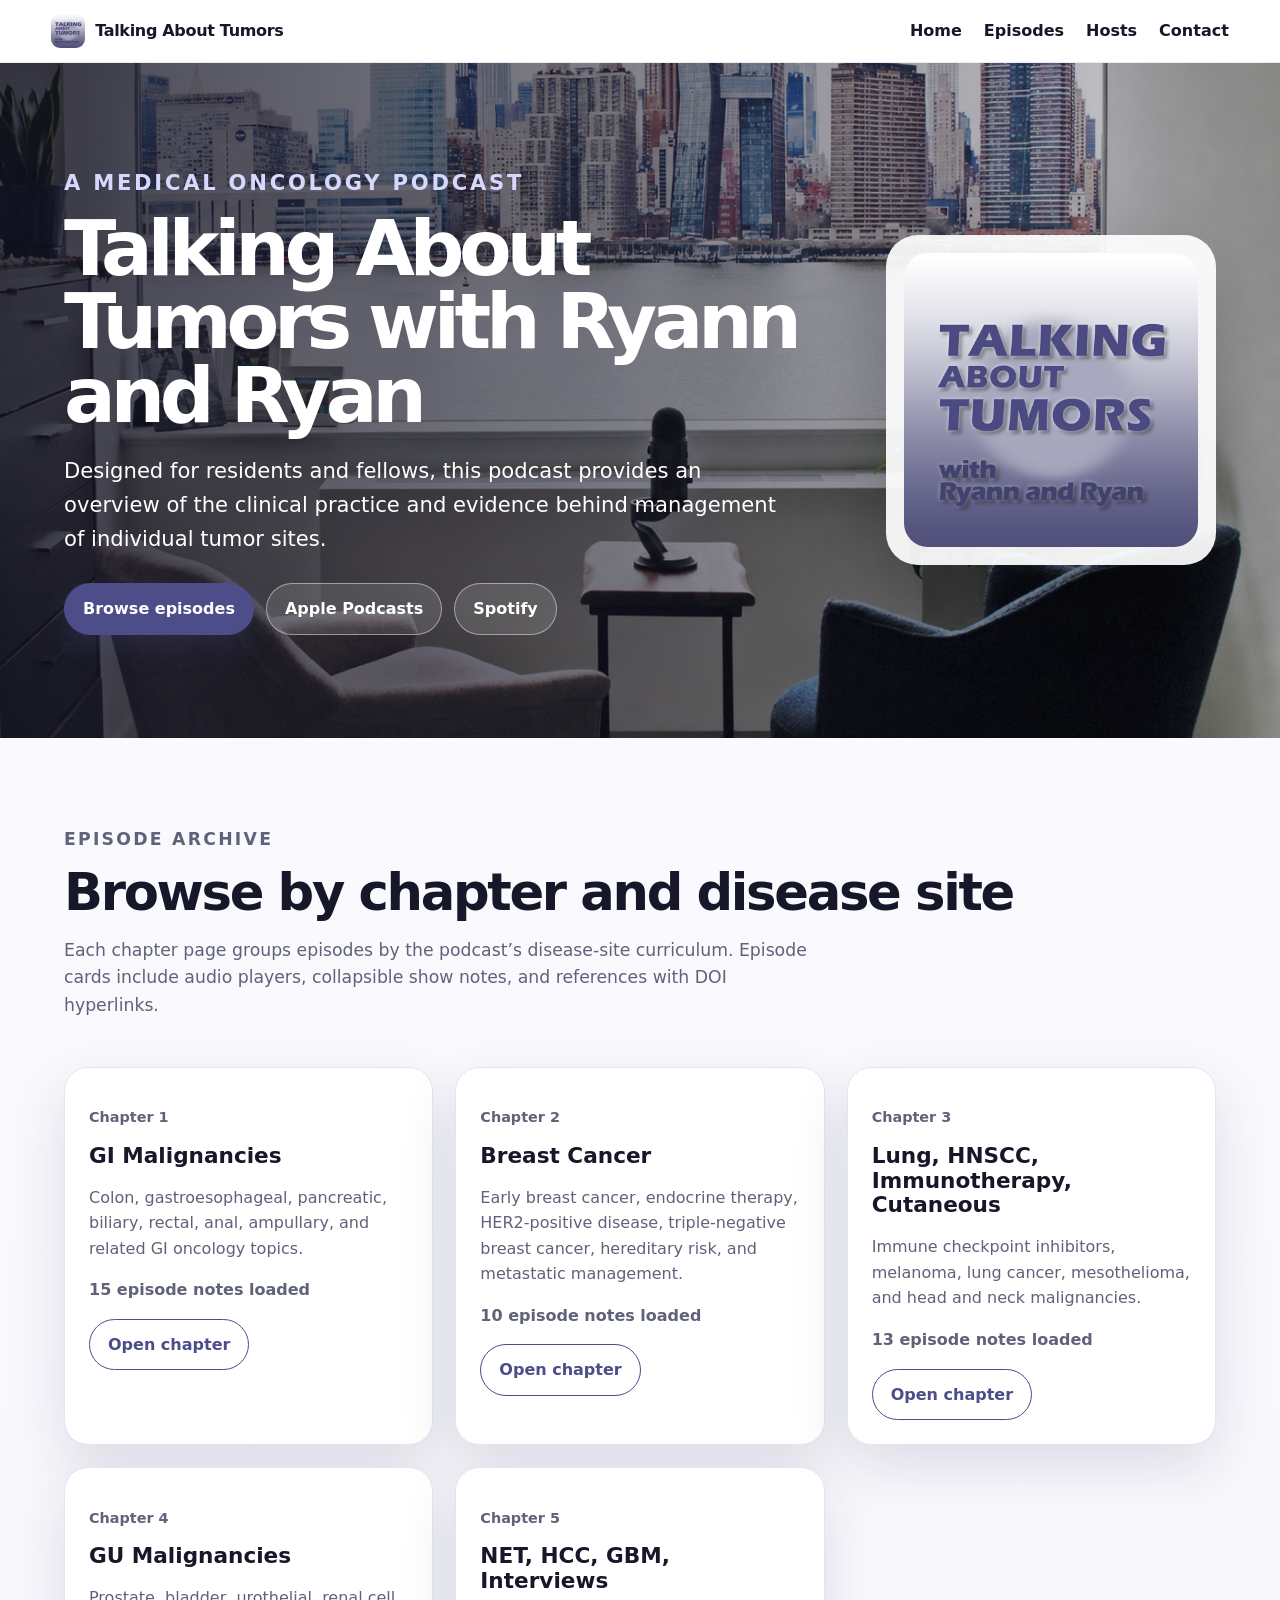
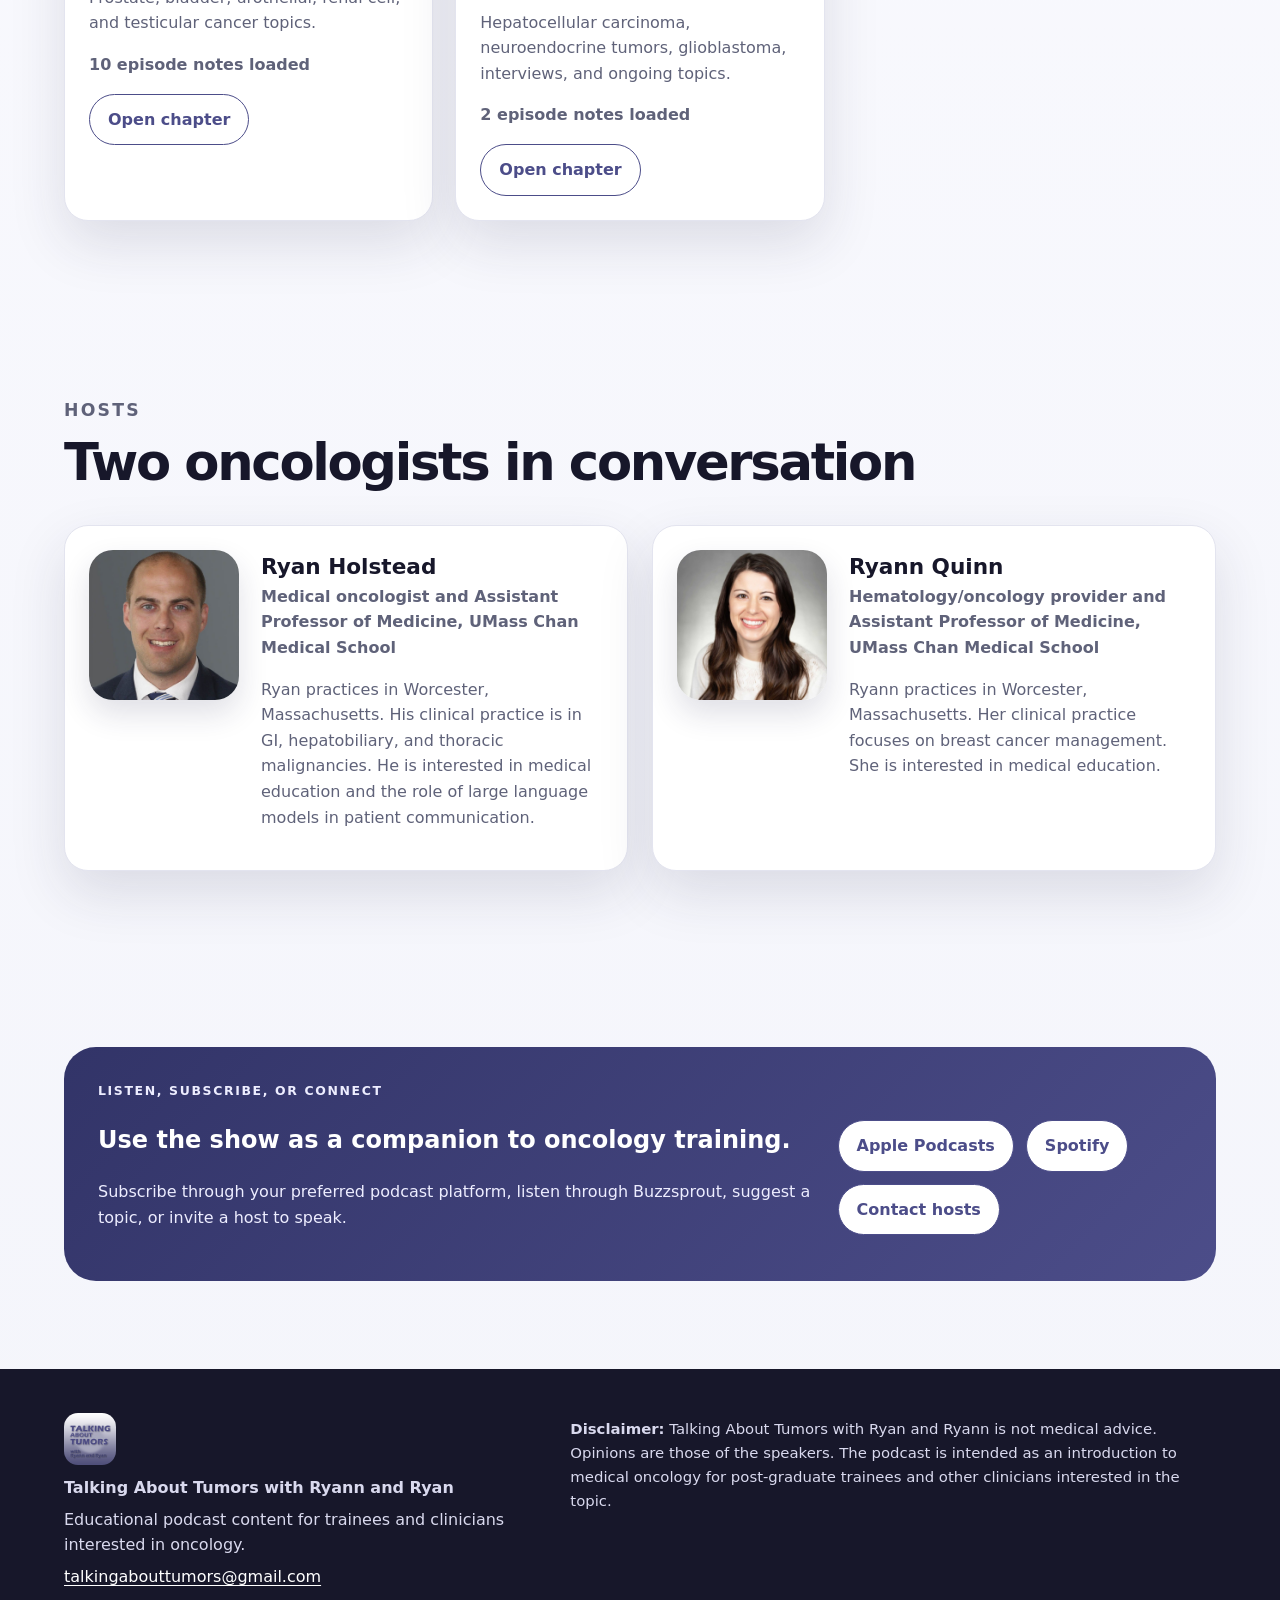
<file: index.html>
<!DOCTYPE html>

<html lang="en">
<head>
<meta charset="utf-8"/>
<meta content="width=device-width, initial-scale=1" name="viewport"/>
<title>Talking About Tumors with Ryann and Ryan</title>
<meta content="A medical oncology podcast for residents, fellows, and oncology-interested clinicians." name="description"/>
<meta content="Talking About Tumors with Ryann and Ryan" property="og:title"/>
<meta content="A medical oncology podcast for residents, fellows, and oncology-interested clinicians." property="og:description"/>
<meta content="assets/og-image.jpg" property="og:image"/>
<meta content="website" property="og:type"/>
<link href="assets/favicon.png" rel="icon"/>
<link href="assets/apple-touch-icon.png" rel="apple-touch-icon"/>
<link href="assets/site.css" rel="stylesheet"/>
</head>
<body class="">
<header class="site-header">
<a class="brand" href="index.html">
<img alt="" class="brand-mark" src="assets/favicon.png"/>
<span>Talking About Tumors</span>
</a>
<button aria-expanded="false" aria-label="Open navigation" class="nav-toggle">☰</button>
<nav aria-label="Primary" class="site-nav">
<a href="index.html">Home</a>
<a href="episodes.html">Episodes</a>
<a href="index.html#hosts">Hosts</a>
<a href="index.html#contact">Contact</a>
</nav>
</header>
<main>
<section class="hero">
<div class="hero-inner">
<div>
<p class="eyebrow">A medical oncology podcast</p>
<h1>Talking About Tumors with Ryann and Ryan</h1>
<p>Designed for residents and fellows, this podcast provides an overview of the clinical practice and evidence behind management of individual tumor sites.</p>
<div class="btn-row">
<a class="btn" href="episodes.html">Browse episodes</a>
<a class="btn ghost" href="https://podcasts.apple.com/us/podcast/talking-about-tumors-with-ryann-and-ryan-a/id1617555157" rel="noopener" target="_blank">Apple Podcasts</a>
<a class="btn ghost" href="https://open.spotify.com/show/1CuQXrO4NvCIikHxpTiPv0?si=e22540a29bdc4749" rel="noopener" target="_blank">Spotify</a>
</div>
</div>
<div class="hero-art"><img alt="Talking About Tumors with Ryann and Ryan logo" src="assets/logo.jpg"/></div>
</div>
</section>
<section class="section">
<div class="section-inner">
<div class="section-head"><div><p class="eyebrow">Episode archive</p><h2>Browse by chapter and disease site</h2><p>Each chapter page groups episodes by the podcast’s disease-site curriculum. Episode cards include audio players, collapsible show notes, and references with DOI hyperlinks.</p></div></div>
<div class="card-grid">
<article class="chapter-card">
<p class="chapter-meta">Chapter 1</p>
<h3>GI Malignancies</h3>
<p>Colon, gastroesophageal, pancreatic, biliary, rectal, anal, ampullary, and related GI oncology topics.</p>
<p><strong>15 episode notes loaded</strong></p>
<a class="btn secondary" href="seasons/season-1-gastrointestinal-malignancies.html">Open chapter</a>
</article>
<article class="chapter-card">
<p class="chapter-meta">Chapter 2</p>
<h3>Breast Cancer</h3>
<p>Early breast cancer, endocrine therapy, HER2-positive disease, triple-negative breast cancer, hereditary risk, and metastatic management.</p>
<p><strong>10 episode notes loaded</strong></p>
<a class="btn secondary" href="seasons/season-2-breast-cancer.html">Open chapter</a>
</article>
<article class="chapter-card">
<p class="chapter-meta">Chapter 3</p>
<h3>Lung, HNSCC, Immunotherapy, Cutaneous</h3>
<p>Immune checkpoint inhibitors, melanoma, lung cancer, mesothelioma, and head and neck malignancies.</p>
<p><strong>13 episode notes loaded</strong></p>
<a class="btn secondary" href="seasons/season-3-lung-hnscc-immunotherapy-cutaneous.html">Open chapter</a>
</article>
<article class="chapter-card">
<p class="chapter-meta">Chapter 4</p>
<h3>GU Malignancies</h3>
<p>Prostate, bladder, urothelial, renal cell, and testicular cancer topics.</p>
<p><strong>10 episode notes loaded</strong></p>
<a class="btn secondary" href="seasons/season-4-genitourinary-malignancies.html">Open chapter</a>
</article>
<article class="chapter-card">
<p class="chapter-meta">Chapter 5</p>
<h3>NET, HCC, GBM, Interviews</h3>
<p>Hepatocellular carcinoma, neuroendocrine tumors, glioblastoma, interviews, and ongoing topics.</p>
<p><strong>2 episode notes loaded</strong></p>
<a class="btn secondary" href="seasons/season-5-net-hcc-gbm-interviews.html">Open chapter</a>
</article></div>
</div>
</section>
<section class="section" id="hosts">
<div class="section-inner">
<div class="section-head"><div><p class="eyebrow">Hosts</p><h2>Two oncologists in conversation</h2></div></div>
<div class="host-grid">
<article class="host-card">
<img alt="Ryan Holstead headshot" src="assets/ryan-holstead.jpg"/>
<div><h3>Ryan Holstead</h3><p class="affiliation">Medical oncologist and Assistant Professor of Medicine, UMass Chan Medical School</p><p>Ryan practices in Worcester, Massachusetts. His clinical practice is in GI, hepatobiliary, and thoracic malignancies. He is interested in medical education and the role of large language models in patient communication.</p></div>
</article>
<article class="host-card">
<img alt="Ryann Quinn headshot" src="assets/ryann-quinn.jpg"/>
<div><h3>Ryann Quinn</h3><p class="affiliation">Hematology/oncology provider and Assistant Professor of Medicine, UMass Chan Medical School</p><p>Ryann practices in Worcester, Massachusetts. Her clinical practice focuses on breast cancer management. She is interested in medical education.</p></div>
</article>
</div>
</div>
</section>
<section class="section" id="contact">
<div class="section-inner">
<div class="subscribe-strip">
<div>
<p class="eyebrow">Listen, subscribe, or connect</p>
<h2>Use the show as a companion to oncology training.</h2>
<p>Subscribe through your preferred podcast platform, listen through Buzzsprout, suggest a topic, or invite a host to speak.</p>
</div>
<div class="btn-row">
<a class="btn secondary" href="https://podcasts.apple.com/us/podcast/talking-about-tumors-with-ryann-and-ryan-a/id1617555157" rel="noopener" target="_blank">Apple Podcasts</a>
<a class="btn secondary" href="https://open.spotify.com/show/1CuQXrO4NvCIikHxpTiPv0?si=e22540a29bdc4749" rel="noopener" target="_blank">Spotify</a>
<a class="btn secondary" href="mailto:talkingabouttumors@gmail.com">Contact hosts</a>
</div>
</div>
</div>
</section>
</main>
<footer class="site-footer">
<div>
<img alt="" class="footer-mark" src="assets/favicon.png"/>
<p><strong>Talking About Tumors with Ryann and Ryan</strong></p>
<p>Educational podcast content for trainees and clinicians interested in oncology.</p>
<p><a href="mailto:talkingabouttumors@gmail.com">talkingabouttumors@gmail.com</a></p>
</div>
<div class="footer-note">
<p><strong>Disclaimer:</strong> Talking About Tumors with Ryan and Ryann is not medical advice. Opinions are those of the speakers. The podcast is intended as an introduction to medical oncology for post-graduate trainees and other clinicians interested in the topic.</p>
</div>
</footer>
<script src="assets/site.js"></script>
</body>
</html>
</file>
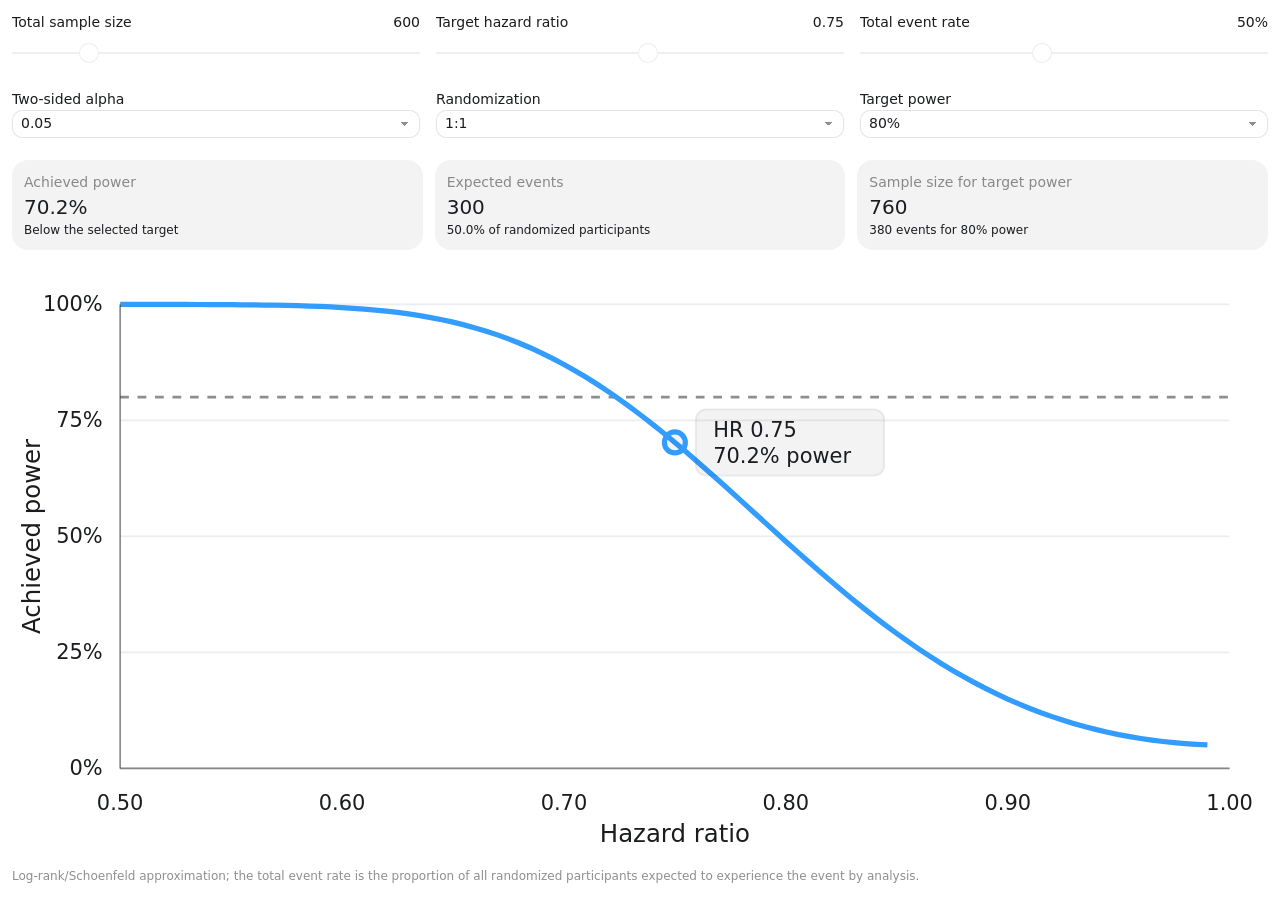
<file: tools/oncology-trial-power/index.html>
<!doctype html>
<html lang="en" data-visualize-standalone>
<head>
<meta charset="utf-8">
<meta name="viewport" content="width=device-width, initial-scale=1">
<meta name="referrer" content="no-referrer">
<title>Oncology Trial Power Explorer</title>
<meta name="description" content="Interactive educational calculator demonstrating how sample size, event rate, hazard ratio, alpha, and allocation affect statistical power in a two-arm oncology trial.">
<link rel="canonical" href="https://www.talkingabouttumors.com/tools/oncology-trial-power/">
<meta property="og:title" content="Oncology Trial Power Explorer">
<meta property="og:description" content="Explore how common oncology trial-design assumptions change expected events and statistical power.">
<meta property="og:type" content="website">
<meta property="og:url" content="https://www.talkingabouttumors.com/tools/oncology-trial-power/">
<style>:root {
  color-scheme: light dark;
  background-color: transparent !important;

  /* Agent-facing contract; keep in sync with SKILL.md. */
  --background: var(
    --main-surface-primary,
    light-dark(rgb(255 255 255), rgb(24 24 24))
  );
  --foreground: light-dark(rgb(26 28 31), rgb(255 255 255));
  --card: color-mix(in oklab, var(--foreground) 5%, transparent);
  --card-foreground: var(--foreground);
  --popover: light-dark(rgb(255 255 255), rgb(45 45 45));
  --popover-foreground: var(--foreground);
  --primary: light-dark(rgb(51 156 255), rgb(131 195 255));
  --primary-foreground: light-dark(rgb(255 255 255), rgb(13 13 13));
  --secondary: light-dark(rgb(255 255 255 / 96%), rgb(54 54 54 / 96%));
  --secondary-foreground: var(--foreground);
  --muted: color-mix(in srgb, var(--foreground) 10%, transparent);
  --muted-foreground: light-dark(
    rgb(26 28 31 / 49.4%),
    rgb(255 255 255 / 49.8%)
  );
  --accent: light-dark(rgb(229 242 255), rgb(13 39 63));
  --accent-foreground: var(--primary);
  --destructive: light-dark(rgb(226 85 7), rgb(255 133 73));
  --border: light-dark(rgb(26 28 31 / 8%), rgb(255 255 255 / 8.2%));
  --input: light-dark(
    rgb(26 28 31 / 11.8%),
    color-mix(in oklab, rgb(0 0 0) 10%, transparent)
  );
  --ring: light-dark(rgb(51 156 255), rgb(131 195 255 / 76%));
  --font-size-base: 14px;

  /* Internal implementation variables; not part of the agent contract. */
  --font-sans: -apple-system, system-ui, "Segoe UI", sans-serif;
  --font-mono:
    ui-monospace, SFMono-Regular, "SF Mono", Menlo, Consolas, "Liberation Mono",
    monospace;
  --font-size-normal: max(11px, var(--font-size-base));
  --font-size-tooltip: calc(var(--font-size-base) - 1px);
  --font-size-small: max(11px, calc(var(--font-size-base) - 2px));
  --font-size-h1: calc(var(--font-size-normal) * 1.7142857143);
  --font-size-h2: calc(var(--font-size-normal) * 1.4285714286);
  --font-size-h3: calc(var(--font-size-normal) * 1.2857142857);
  --font-weight-normal: 430;
  --font-weight-medium: 500;
  --line-height-normal: calc(var(--font-size-normal) * 1.5);
  --line-height-tooltip: calc(var(--font-size-tooltip) * 1.4285714286);
  --line-height-small: calc(var(--font-size-small) + 4px);
  --radius: 10px;
  --radius-sm: calc(var(--radius) * 0.6);
  --radius-md: calc(var(--radius) * 0.8);
  --radius-lg: var(--radius);
  --radius-2xl: calc(var(--radius) * 1.6);
  --radius-full: 9999px;
  --shadow-sm: 0 1px 2px -1px rgb(0 0 0 / 8%);
  --checkmark-image: url("data:image/svg+xml,%3Csvg xmlns='http://www.w3.org/2000/svg' viewBox='0 0 17 17'%3E%3Cpath d='M12.8961 3.64101C13.1297 3.41418 13.4984 3.37523 13.7779 3.56581C14.0571 3.75635 14.1554 4.11331 14.0299 4.41347L13.9615 4.53847L7.71151 13.7045C7.59411 13.8767 7.4063 13.9877 7.19881 14.0072C6.99136 14.0267 6.78564 13.9533 6.63826 13.806L2.88826 10.056L2.79842 9.9457C2.6192 9.67407 2.64927 9.30496 2.88826 9.06581C3.12738 8.82669 3.49647 8.79676 3.76815 8.97597L3.8785 9.06581L7.03084 12.2182L12.8053 3.74941L12.8961 3.64101Z'/%3E%3C/svg%3E");

  /* Legacy aliases; not part of the current agent contract. */
  --viz-bg: transparent;
  --viz-panel: var(--card);
  --viz-border: var(--border);
  --viz-text: var(--foreground);
  --viz-muted: var(--muted-foreground);
  --viz-accent: var(--primary);
  --viz-accent-text: var(--primary-foreground);
  --viz-accent-bg: var(--accent);
  --viz-font-size: var(--font-size-base);
  --viz-warning: var(--destructive);
  --color-background-primary: var(--background);
  --color-text-primary: var(--foreground);
  --color-border-secondary: var(--border);
}

:root[data-visualize-standalone] {
  background-color: var(--background) !important;
}

/* Generic mobile code-block hosts provide light/dark mode but no series palette.
   AppBlock hosts set all six variables themselves. */
:root:not([data-app-block-surface]) {
  --viz-series-1: var(--primary);
  --viz-series-2: light-dark(#f3883b, #f59a56);
  --viz-series-3: light-dark(#5dc977, #74d58b);
  --viz-series-4: light-dark(#eb77b1, #f08fc0);
  --viz-series-5: light-dark(#9b79ec, #aa91ef);
  --viz-series-6: light-dark(#3ab9b1, #5acbc2);
}

:root[data-theme="light"] {
  color-scheme: light;
}

:root[data-theme="dark"] {
  color-scheme: dark;
}

* {
  box-sizing: border-box;
}

html > body {
  margin: 0;
  padding: 5px;
  color: var(--foreground);
  background: transparent !important;
  font-family: var(--font-sans);
  font-size: var(--font-size-normal);
  font-weight: var(--font-weight-normal);
  line-height: var(--line-height-normal);
}

:root:not([data-app-block-surface]) > body {
  padding: 12px;
}

a {
  color: color-mix(in srgb, var(--viz-accent) 80%, var(--viz-text) 20%);
  cursor: pointer;
  font-weight: var(--viz-font-weight-medium);
  text-decoration: none;
  text-underline-offset: 2px;
}

a:is(:hover, :focus-visible) {
  text-decoration-line: underline;
  text-decoration-style: dashed;
  text-decoration-thickness: 0.5px;
}

h1,
h2,
h3,
h4,
h5,
h6,
p {
  margin-block: 0;
}

h1 {
  font-size: var(--font-size-h1);
  font-weight: var(--font-weight-medium);
  line-height: 1.25;
}

h2 {
  font-size: var(--font-size-h2);
  font-weight: var(--font-weight-medium);
  line-height: 1.25;
}

h3,
h4,
h5,
h6 {
  font-size: var(--font-size-h3);
  font-weight: var(--font-weight-medium);
  line-height: 1.3;
}

b,
strong,
th {
  font-weight: var(--font-weight-medium);
}

code:not(pre code) {
  display: inline;
  padding: 1px 6px;
  border-radius: var(--radius-sm);
  background: var(--muted);
  font-family: var(--font-mono);
  font-size: 0.92em;
  overflow-wrap: anywhere;
  -webkit-box-decoration-break: clone;
  box-decoration-break: clone;
  word-break: break-word;
}

#widget {
  display: flex;
  flex-direction: column;
  gap: 12px;
  width: 100%;
  padding: 0;
  background: transparent !important;
}

.card {
  min-width: 0;
  padding: 12px;
  overflow: hidden;
  overflow-wrap: break-word;
  border-radius: var(--radius-2xl);
  color: var(--card-foreground);
  background: var(--card);
}

#widget > :not(.card) {
  width: 100% !important;
  max-width: none !important;
  margin: 0 !important;
  padding: 0 !important;
  border: 0 !important;
  border-radius: 0 !important;
  background: transparent !important;
  box-shadow: none !important;
}

.tooltip {
  position: fixed;
  z-index: 50;
  top: 0;
  left: 0;
  width: max-content;
  max-width: min(
    20rem,
    var(--tooltip-available-width, calc(100vw - 10px)),
    calc(100vw - 10px)
  );
  max-height: min(
    var(--tooltip-available-height, calc(100vh - 10px)),
    calc(100vh - 10px)
  );
  padding: 4px 8px;
  border: 1px solid var(--border);
  border-radius: var(--radius-lg);
  color: var(--popover-foreground);
  background: var(--popover);
  box-shadow: none;
  font-size: var(--font-size-tooltip);
  line-height: var(--line-height-tooltip);
  overflow-wrap: break-word;
  white-space: normal;
  pointer-events: none;
  user-select: none;
}

.viz-grid {
  display: grid;
  grid-template-columns: repeat(auto-fit, minmax(max(180px, 24%), 1fr));
  gap: 10px;
}

.viz-stat {
  display: flex;
  flex-direction: column;
  gap: 2px;
}

.viz-stat-value {
  font-size: var(--font-size-h2);
  font-weight: var(--font-weight-medium);
  line-height: 1.25;
}

.viz-row {
  display: flex;
  flex-wrap: wrap;
  align-items: center;
  gap: 10px;
}

.viz-badge {
  padding: 3px 8px;
  border-radius: var(--radius-full);
  color: var(--accent-foreground);
  background: var(--accent);
  font-weight: var(--font-weight-medium);
}

small,
.text-small,
.viz-badge {
  font-size: var(--font-size-small);
  line-height: var(--line-height-small);
}

.text-muted {
  color: var(--muted-foreground);
}

.sr-only {
  position: absolute;
  width: 1px;
  height: 1px;
  padding: 0;
  overflow: hidden;
  clip: rect(0, 0, 0, 0);
  white-space: nowrap;
  border: 0;
}

.viz-legend,
.viz-controls {
  display: flex;
  flex-wrap: wrap;
  align-items: center;
  gap: 8px;
}

.viz-controls > .form-label {
  display: grid;
  min-width: min(100%, 260px);
  flex: 1 1 280px;
  grid-template-columns: minmax(0, 1fr) auto;
  align-items: baseline;
  gap: 2px 12px;
  margin-bottom: 0;
}

.viz-controls > .form-label > :is(.form-control, .form-range, .form-select) {
  grid-column: 1 / -1;
}

.btn,
.form-check-input,
.form-control,
.form-range,
.form-select {
  font: inherit;
}

.btn {
  appearance: button;
  display: inline-flex;
  min-height: 28px;
  align-items: center;
  justify-content: center;
  gap: 4px;
  margin: 0;
  padding: 0 8px;
  -webkit-app-region: no-drag;
  border: 1px solid var(--input);
  border-radius: var(--radius-lg);
  color: var(--secondary-foreground);
  background: var(--secondary);
  cursor: var(--cursor-interaction, pointer);
  text-align: center;
  text-decoration: none;
  white-space: nowrap;
  user-select: none;
  -webkit-font-smoothing: antialiased;
}

a.btn {
  cursor: pointer;
  text-decoration: none;
}

.btn:not(:disabled):hover {
  background: color-mix(in srgb, var(--foreground) 6%, var(--secondary));
}

.btn-primary {
  border-color: transparent;
  color: var(--primary-foreground);
  background: var(--foreground);
  background-clip: padding-box;
}

.btn-primary:not(:disabled):hover {
  background: color-mix(in srgb, var(--foreground) 80%, transparent);
  background-clip: padding-box;
}

.btn-ghost {
  border-color: transparent;
  color: var(--muted-foreground);
  background: transparent;
}

.btn-ghost:not(:disabled):hover {
  color: var(--foreground);
  background: color-mix(in srgb, var(--foreground) 6%, var(--secondary));
}

.btn:disabled {
  cursor: not-allowed;
  opacity: 0.4;
}

[data-lucide] {
  stroke-width: 1.6;
}

.form-label {
  display: block;
  margin-bottom: 6px;
  color: var(--foreground);
}

.form-control {
  display: block;
  width: 100%;
  min-height: 28px;
  padding: 0 8px;
  outline: none;
  border: 1px solid var(--input);
  border-radius: var(--radius-lg);
  color: var(--foreground);
  background: var(--secondary);
}

.form-control::placeholder {
  color: var(--muted-foreground);
}

textarea.form-control {
  height: auto;
  min-height: 72px;
  padding: 8px 10px;
  resize: vertical;
}

.form-control:focus-visible {
  border-color: var(--ring);
  box-shadow: inset 0 0 0 1px var(--ring);
}

.form-control:disabled,
.form-select:disabled {
  cursor: not-allowed;
  opacity: 0.4;
}

.form-select {
  appearance: none;
  display: block;
  width: 100%;
  min-height: 28px;
  margin: 0;
  padding: 0 32px 0 8px;
  outline: none;
  border: 1px solid var(--input);
  border-radius: var(--radius-lg);
  color: var(--foreground);
  background-color: var(--secondary);
  background-image:
    linear-gradient(45deg, transparent 50%, var(--muted-foreground) 50%),
    linear-gradient(135deg, var(--muted-foreground) 50%, transparent 50%);
  background-position:
    calc(100% - 14px) 50%,
    calc(100% - 10px) 50%;
  background-repeat: no-repeat;
  background-size: 4px 4px;
  cursor: var(--cursor-interaction, default);
}

.form-select:not(:disabled):hover {
  background-color: color-mix(in srgb, var(--foreground) 6%, var(--secondary));
}

.form-select:focus-visible {
  border-color: var(--ring);
  box-shadow: inset 0 0 0 1px var(--ring);
}

.form-check {
  display: flex;
  min-height: 20px;
  align-items: center;
  gap: 6px;
}

.form-check-input {
  appearance: none;
  width: 14px;
  height: 14px;
  flex: 0 0 auto;
  margin: 0;
  border: 1px solid var(--input);
  color: var(--primary-foreground);
  background-color: transparent;
  cursor: var(--cursor-interaction, default);
  transition:
    background-color 150ms,
    border-color 150ms,
    box-shadow 150ms;
}

.form-check:not(.form-switch) .form-check-input[type="checkbox"] {
  border-color: var(--input);
  border-radius: var(--radius-sm);
  background-color: var(--secondary);
  box-shadow: var(--shadow-sm);
}

.form-check:not(.form-switch)
  .form-check-input:not(:disabled):not(:checked):hover {
  background-color: var(--card);
}

.form-check:not(.form-switch) .form-check-input[type="checkbox"]:checked {
  border-color: var(--primary);
  background-color: var(--primary);
}

.form-check:not(.form-switch)
  .form-check-input[type="checkbox"]:checked::before {
  display: block;
  width: 100%;
  height: 100%;
  background: var(--primary-foreground);
  content: "";
  mask: var(--checkmark-image) center / 12px 12px no-repeat;
}

.form-check-input[type="radio"] {
  width: 14px;
  height: 14px;
  border-radius: var(--radius-full);
}

.form-check-input[type="radio"]:checked {
  border: 2px solid var(--primary);
  background:
    radial-gradient(circle, var(--primary-foreground) 0 2.5px, transparent 3px),
    var(--primary);
}

.form-check:not(.form-switch) .form-check-input:focus-visible {
  outline: 2px solid var(--ring);
  outline-offset: 2px;
}

.form-check:not(.form-switch) .form-check-input:disabled {
  cursor: not-allowed;
  pointer-events: none;
}

.form-check:not(.form-switch) .form-check-input:disabled + .form-check-label {
  cursor: not-allowed;
}

.form-switch .form-check-input:disabled,
.form-switch .form-check-input:disabled + .form-check-label {
  cursor: not-allowed;
  opacity: 0.6;
}

.form-check-label {
  color: var(--foreground);
  cursor: var(--cursor-interaction, default);
}

.form-switch .form-check-input {
  position: relative;
  width: 32px;
  height: 20px;
  border: 0;
  border-radius: var(--radius-full);
  background: var(--muted);
  box-shadow: none;
  transition: background-color 200ms cubic-bezier(0, 0, 0.2, 1);
}

.form-switch .form-check-input::before {
  position: absolute;
  top: 50%;
  left: 0;
  width: 16px;
  height: 16px;
  box-sizing: border-box;
  border: 1px solid light-dark(var(--primary-foreground), var(--foreground));
  border-radius: var(--radius-full);
  background: light-dark(var(--primary-foreground), var(--foreground));
  box-shadow: var(--shadow-sm);
  content: "";
  transform: translate(2px, -50%);
  transition: transform 200ms cubic-bezier(0, 0, 0.2, 1);
}

.form-switch .form-check-input:checked {
  background: var(--primary);
}

.form-switch .form-check-input:checked::before {
  transform: translate(14px, -50%);
}

.form-switch .form-check-input:focus-visible {
  box-shadow: 0 0 0 2px var(--ring);
}

.form-range {
  appearance: none;
  display: block;
  width: 100%;
  height: 28px;
  flex: 1;
  margin: 0;
  padding: 0;
  outline: none;
  border: 0;
  accent-color: var(--primary);
  background: linear-gradient(
      color-mix(in srgb, var(--foreground) 7%, transparent),
      color-mix(in srgb, var(--foreground) 7%, transparent)
    )
    center / 100% 2px no-repeat;
}

.form-range::-webkit-slider-runnable-track {
  height: 28px;
  background: transparent;
}

.form-range::-webkit-slider-thumb {
  appearance: none;
  width: 20px;
  height: 20px;
  margin-top: 4px;
  border: 1px solid var(--border);
  border-radius: var(--radius-full);
  background: light-dark(var(--primary-foreground), var(--foreground));
}

.form-range:focus-visible::-webkit-slider-thumb {
  border-color: var(--ring);
  box-shadow: inset 0 0 0 1px var(--ring);
}

.form-range::-moz-range-track {
  height: 28px;
  background: transparent;
}

.form-range::-moz-range-thumb {
  width: 20px;
  height: 20px;
  border: 1px solid var(--border);
  border-radius: var(--radius-full);
  background: light-dark(var(--primary-foreground), var(--foreground));
}

.form-range:focus-visible::-moz-range-thumb {
  border-color: var(--ring);
  box-shadow: inset 0 0 0 1px var(--ring);
}

.form-range:disabled {
  cursor: not-allowed;
  opacity: 0.4;
}

.btn:not(.btn-primary, .viz-tile):is(
    [aria-pressed="true"],
    [aria-selected="true"],
    .is-selected
  ) {
  border-color: var(--primary);
  color: var(--primary-foreground);
  background: var(--primary);
}

.btn.viz-tile:is([aria-pressed="true"], [aria-selected="true"], .is-selected) {
  border-color: var(--primary);
  box-shadow: inset 0 0 0 1px var(--primary);
}

.btn:focus-visible {
  outline: 2px solid var(--ring);
  outline-offset: 2px;
}

svg {
  display: block;
  max-width: 100%;
  height: auto;
}

#widget > svg {
  width: 100%;
}

.text-warning,
.text-destructive {
  color: var(--destructive);
}
</style>
</head>
<body>
<div id="oncology-power-explorer">
  <style>
    #oncology-power-explorer {
      color: var(--foreground);
      background: transparent;
      width: 100%;
    }
    #oncology-power-explorer .ope-controls {
      display: grid;
      grid-template-columns: repeat(3, minmax(0, 1fr));
      gap: 1rem;
      margin-bottom: 1rem;
    }
    #oncology-power-explorer .ope-control {
      min-width: 0;
    }
    #oncology-power-explorer .ope-control-head {
      display: flex;
      justify-content: space-between;
      gap: .75rem;
      align-items: baseline;
      margin-bottom: .35rem;
    }
    #oncology-power-explorer .ope-value {
      font-weight: 500;
      white-space: nowrap;
    }
    #oncology-power-explorer .ope-selects {
      display: flex;
      flex-wrap: wrap;
      gap: 1rem;
      margin: .25rem 0 1rem;
      align-items: end;
    }
    #oncology-power-explorer .ope-selects .form-label {
      flex: 1 1 150px;
    }
    #oncology-power-explorer .ope-metrics {
      display: grid;
      grid-template-columns: repeat(3, minmax(0, 1fr));
      gap: .75rem;
      margin-bottom: 1rem;
    }
    #oncology-power-explorer .ope-chart-wrap {
      position: relative;
      width: 100%;
    }
    #oncology-power-explorer .ope-chart {
      display: block;
      width: 100%;
      height: auto;
      color: var(--foreground);
      overflow: visible;
    }
    #oncology-power-explorer .ope-gridline {
      stroke: var(--border);
      stroke-width: 1;
    }
    #oncology-power-explorer .ope-axis {
      stroke: var(--muted-foreground);
      stroke-width: 1;
    }
    #oncology-power-explorer .ope-power-line {
      fill: none;
      stroke: var(--viz-series-1);
      stroke-width: 3;
    }
    #oncology-power-explorer .ope-target-line {
      stroke: var(--muted-foreground);
      stroke-width: 1.5;
      stroke-dasharray: 5 5;
    }
    #oncology-power-explorer .ope-marker {
      fill: var(--card);
      stroke: var(--viz-series-1);
      stroke-width: 3;
    }
    #oncology-power-explorer .ope-label-bg {
      fill: var(--card);
      stroke: var(--border);
    }
    #oncology-power-explorer .ope-label,
    #oncology-power-explorer .ope-tick {
      fill: var(--foreground);
      font-weight: 400;
    }
    #oncology-power-explorer .ope-muted {
      fill: var(--muted-foreground);
    }
    #oncology-power-explorer .ope-foot {
      margin-top: .55rem;
    }
    @media (max-width: 620px) {
      #oncology-power-explorer .ope-controls,
      #oncology-power-explorer .ope-metrics {
        grid-template-columns: 1fr;
      }
    }
  </style>

  <div class="ope-controls" aria-label="Trial assumptions">
    <label class="ope-control form-label" for="ope-n">
      <span class="ope-control-head"><span>Total sample size</span><span class="ope-value" id="ope-n-value">600</span></span>
      <input class="form-range" id="ope-n" type="range" min="100" max="3000" step="50" value="600">
    </label>
    <label class="ope-control form-label" for="ope-hr">
      <span class="ope-control-head"><span>Target hazard ratio</span><span class="ope-value" id="ope-hr-value">0.75</span></span>
      <input class="form-range" id="ope-hr" type="range" min="0.50" max="0.98" step="0.01" value="0.75">
    </label>
    <label class="ope-control form-label" for="ope-event">
      <span class="ope-control-head"><span>Total event rate</span><span class="ope-value" id="ope-event-value">50%</span></span>
      <input class="form-range" id="ope-event" type="range" min="10" max="100" step="1" value="50">
    </label>
  </div>

  <div class="ope-selects">
    <label class="form-label" for="ope-alpha">Two-sided alpha
      <select class="form-select" id="ope-alpha">
        <option value="0.10">0.10</option>
        <option value="0.05" selected>0.05</option>
        <option value="0.01">0.01</option>
      </select>
    </label>
    <label class="form-label" for="ope-allocation">Randomization
      <select class="form-select" id="ope-allocation">
        <option value="0.5" selected>1:1</option>
        <option value="0.6666667">2:1 experimental:control</option>
        <option value="0.3333333">1:2 experimental:control</option>
      </select>
    </label>
    <label class="form-label" for="ope-target">Target power
      <select class="form-select" id="ope-target">
        <option value="0.80" selected>80%</option>
        <option value="0.90">90%</option>
      </select>
    </label>
  </div>

  <div class="ope-metrics" aria-live="polite">
    <div class="card viz-stat">
      <div class="text-muted">Achieved power</div>
      <div class="viz-stat-value" id="ope-power">—</div>
      <div class="text-small" id="ope-power-context">—</div>
    </div>
    <div class="card viz-stat">
      <div class="text-muted">Expected events</div>
      <div class="viz-stat-value" id="ope-events">—</div>
      <div class="text-small" id="ope-events-context">—</div>
    </div>
    <div class="card viz-stat">
      <div class="text-muted">Sample size for target power</div>
      <div class="viz-stat-value" id="ope-required-n">—</div>
      <div class="text-small" id="ope-required-context">—</div>
    </div>
  </div>

  <div class="ope-chart-wrap">
    <svg class="ope-chart" id="ope-chart" viewBox="0 0 720 340" role="img" aria-labelledby="ope-chart-title ope-chart-desc">
      <title id="ope-chart-title">Achieved power across hazard ratios</title>
      <desc id="ope-chart-desc">A power curve based on the current sample size, event rate, alpha, and allocation assumptions.</desc>
      <g id="ope-grid"></g>
      <path id="ope-target-line" class="ope-target-line"></path>
      <path id="ope-power-line" class="ope-power-line"></path>
      <circle id="ope-marker" class="ope-marker" r="6"></circle>
      <g id="ope-marker-label"></g>
      <g id="ope-axes"></g>
    </svg>
  </div>
  <div class="ope-foot text-small text-muted">Log-rank/Schoenfeld approximation; the total event rate is the proportion of all randomized participants expected to experience the event by analysis.</div>

  <script>
    (function () {
      "use strict";
      var root = document.getElementById("oncology-power-explorer");
      if (!root) return;

      var el = {
        n: root.querySelector("#ope-n"),
        hr: root.querySelector("#ope-hr"),
        event: root.querySelector("#ope-event"),
        alpha: root.querySelector("#ope-alpha"),
        allocation: root.querySelector("#ope-allocation"),
        target: root.querySelector("#ope-target"),
        nValue: root.querySelector("#ope-n-value"),
        hrValue: root.querySelector("#ope-hr-value"),
        eventValue: root.querySelector("#ope-event-value"),
        power: root.querySelector("#ope-power"),
        powerContext: root.querySelector("#ope-power-context"),
        events: root.querySelector("#ope-events"),
        eventsContext: root.querySelector("#ope-events-context"),
        requiredN: root.querySelector("#ope-required-n"),
        requiredContext: root.querySelector("#ope-required-context"),
        chartDesc: root.querySelector("#ope-chart-desc"),
        grid: root.querySelector("#ope-grid"),
        axes: root.querySelector("#ope-axes"),
        line: root.querySelector("#ope-power-line"),
        targetLine: root.querySelector("#ope-target-line"),
        marker: root.querySelector("#ope-marker"),
        markerLabel: root.querySelector("#ope-marker-label")
      };

      function erf(x) {
        var sign = x < 0 ? -1 : 1;
        var a = Math.abs(x);
        var t = 1 / (1 + 0.3275911 * a);
        var y = 1 - (((((1.061405429 * t - 1.453152027) * t) + 1.421413741) * t - 0.284496736) * t + 0.254829592) * t * Math.exp(-a * a);
        return sign * y;
      }

      function normalCdf(x) {
        return 0.5 * (1 + erf(x / Math.sqrt(2)));
      }

      function normalInv(p) {
        var a = [-39.6968302866538, 220.946098424521, -275.928510446969, 138.357751867269, -30.6647980661472, 2.50662827745924];
        var b = [-54.4760987982241, 161.585836858041, -155.698979859887, 66.8013118877197, -13.2806815528857];
        var c = [-0.00778489400243029, -0.322396458041136, -2.40075827716184, -2.54973253934373, 4.37466414146497, 2.93816398269878];
        var d = [0.00778469570904146, 0.32246712907004, 2.44513413714299, 3.75440866190742];
        var plow = 0.02425;
        var phigh = 1 - plow;
        var q;
        var r;
        if (p < plow) {
          q = Math.sqrt(-2 * Math.log(p));
          return (((((c[0] * q + c[1]) * q + c[2]) * q + c[3]) * q + c[4]) * q + c[5]) / ((((d[0] * q + d[1]) * q + d[2]) * q + d[3]) * q + 1);
        }
        if (p > phigh) {
          q = Math.sqrt(-2 * Math.log(1 - p));
          return -(((((c[0] * q + c[1]) * q + c[2]) * q + c[3]) * q + c[4]) * q + c[5]) / ((((d[0] * q + d[1]) * q + d[2]) * q + d[3]) * q + 1);
        }
        q = p - 0.5;
        r = q * q;
        return (((((a[0] * r + a[1]) * r + a[2]) * r + a[3]) * r + a[4]) * r + a[5]) * q / (((((b[0] * r + b[1]) * r + b[2]) * r + b[3]) * r + b[4]) * r + 1);
      }

      function achievedPower(n, totalEventRate, hr, experimentalFraction, alpha) {
        var events = n * totalEventRate;
        var information = events * experimentalFraction * (1 - experimentalFraction);
        var za = normalInv(1 - alpha / 2);
        var noncentrality = Math.sqrt(information) * Math.abs(Math.log(hr));
        return Math.min(1, normalCdf(noncentrality - za) + normalCdf(-noncentrality - za));
      }

      function svgNode(tag, attrs, text) {
        var node = document.createElementNS("http://www.w3.org/2000/svg", tag);
        Object.keys(attrs || {}).forEach(function (key) { node.setAttribute(key, attrs[key]); });
        if (text !== undefined) node.textContent = text;
        return node;
      }

      function pathFrom(points) {
        return points.map(function (p, i) { return (i ? "L" : "M") + p[0].toFixed(2) + " " + p[1].toFixed(2); }).join(" ");
      }

      function update() {
        var n = Number(el.n.value);
        var hr = Number(el.hr.value);
        var totalEventRate = Number(el.event.value) / 100;
        var alpha = Number(el.alpha.value);
        var experimentalFraction = Number(el.allocation.value);
        var targetPower = Number(el.target.value);
        var events = n * totalEventRate;
        var power = achievedPower(n, totalEventRate, hr, experimentalFraction, alpha);
        var za = normalInv(1 - alpha / 2);
        var zb = normalInv(targetPower);
        var requiredEvents = Math.pow(za + zb, 2) / (experimentalFraction * (1 - experimentalFraction) * Math.pow(Math.log(hr), 2));
        var requiredN = requiredEvents / totalEventRate;

        el.nValue.textContent = n.toLocaleString();
        el.hrValue.textContent = hr.toFixed(2);
        el.eventValue.textContent = Math.round(totalEventRate * 100) + "%";
        el.power.textContent = (power * 100).toFixed(1) + "%";
        el.powerContext.textContent = power >= targetPower ? "Meets the selected target" : "Below the selected target";
        el.events.textContent = Math.round(events).toLocaleString();
        el.eventsContext.textContent = (totalEventRate * 100).toFixed(1) + "% of randomized participants";
        el.requiredN.textContent = Math.ceil(requiredN / 2) * 2;
        el.requiredContext.textContent = Math.ceil(requiredEvents) + " events for " + Math.round(targetPower * 100) + "% power";
        el.chartDesc.textContent = "With " + n + " participants, a total event rate of " + Math.round(totalEventRate * 100) + " percent, and a hazard ratio of " + hr.toFixed(2) + ", achieved power is " + (power * 100).toFixed(1) + " percent.";

        var W = 720;
        var H = 340;
        var m = { left: 62, right: 22, top: 22, bottom: 52 };
        var xMin = 0.50;
        var xMax = 1.00;
        var yMin = 0;
        var yMax = 1;
        var x = function (v) { return m.left + (v - xMin) / (xMax - xMin) * (W - m.left - m.right); };
        var y = function (v) { return H - m.bottom - (v - yMin) / (yMax - yMin) * (H - m.top - m.bottom); };

        el.grid.textContent = "";
        el.axes.textContent = "";
        [0, 0.25, 0.5, 0.75, 1].forEach(function (v) {
          el.grid.appendChild(svgNode("line", { x1: m.left, y1: y(v), x2: W - m.right, y2: y(v), "class": "ope-gridline" }));
          el.axes.appendChild(svgNode("text", { x: m.left - 10, y: y(v) + 4, "text-anchor": "end", "class": "ope-tick text-small" }, Math.round(v * 100) + "%"));
        });
        [0.50, 0.60, 0.70, 0.80, 0.90, 1.00].forEach(function (v) {
          el.axes.appendChild(svgNode("text", { x: x(v), y: H - m.bottom + 24, "text-anchor": "middle", "class": "ope-tick text-small" }, v.toFixed(2)));
        });
        el.axes.appendChild(svgNode("line", { x1: m.left, y1: m.top, x2: m.left, y2: H - m.bottom, "class": "ope-axis" }));
        el.axes.appendChild(svgNode("line", { x1: m.left, y1: H - m.bottom, x2: W - m.right, y2: H - m.bottom, "class": "ope-axis" }));
        el.axes.appendChild(svgNode("text", { x: (m.left + W - m.right) / 2, y: H - 10, "text-anchor": "middle", "class": "ope-label" }, "Hazard ratio"));
        el.axes.appendChild(svgNode("text", { x: 16, y: (m.top + H - m.bottom) / 2, transform: "rotate(-90 16 " + ((m.top + H - m.bottom) / 2) + ")", "text-anchor": "middle", "class": "ope-label" }, "Achieved power"));

        var points = [];
        for (var h = xMin; h <= 0.995; h += 0.005) points.push([x(h), y(achievedPower(n, totalEventRate, h, experimentalFraction, alpha))]);
        el.line.setAttribute("d", pathFrom(points));
        el.targetLine.setAttribute("d", "M" + m.left + " " + y(targetPower) + " L" + (W - m.right) + " " + y(targetPower));

        var mx = x(hr);
        var my = y(power);
        el.marker.setAttribute("cx", mx);
        el.marker.setAttribute("cy", my);
        el.markerLabel.textContent = "";
        var labelW = 108;
        var labelH = 38;
        var labelX = Math.min(W - m.right - labelW, Math.max(m.left, mx + 12));
        var labelY = Math.max(m.top, Math.min(H - m.bottom - labelH, my - 19));
        el.markerLabel.appendChild(svgNode("rect", { x: labelX, y: labelY, width: labelW, height: labelH, rx: 6, "class": "ope-label-bg" }));
        el.markerLabel.appendChild(svgNode("text", { x: labelX + 10, y: labelY + 16, "class": "ope-label text-small" }, "HR " + hr.toFixed(2)));
        el.markerLabel.appendChild(svgNode("text", { x: labelX + 10, y: labelY + 31, "class": "ope-label text-small" }, (power * 100).toFixed(1) + "% power"));
      }

      [el.n, el.hr, el.event, el.alpha, el.allocation, el.target].forEach(function (control) {
        control.addEventListener("input", update);
        control.addEventListener("change", update);
      });
      update();
    }());
  </script>
</div>

<script id="codex-visualization-tooltip">/* oxlint-disable typescript/no-unsafe-argument, typescript/no-unsafe-call, typescript/no-unsafe-return */
// Runs inside the visualization sandbox, not the host webview.
(() => {
  if (window.FloatingUIDOM == null) {
    return;
  }
  const { autoUpdate, computePosition, flip, offset, shift, size } =
    window.FloatingUIDOM;
  const tooltipPlacements = new Set(["top", "right", "bottom", "left"]);
  const tooltipId = `codex-visualization-tooltip-${
    window.crypto?.randomUUID?.() ?? Date.now().toString(36)
  }`;
  const tooltipGap = 5;
  const hoverDelay = 700;
  const skipDelay = 300;
  let activeTrigger = null;
  let pendingTrigger = null;
  let tooltip = null;
  let openTimeout = null;
  let autoUpdateCleanup = null;
  let positionRequest = 0;
  let skipDelayUntil = 0;

  const getTrigger = (target) =>
    target?.nodeType === Node.ELEMENT_NODE
      ? target.closest("[data-tooltip]")
      : null;
  const containsTarget = (trigger, target) =>
    target?.nodeType != null && trigger.contains(target);
  const getContent = (trigger) =>
    trigger.getAttribute("data-tooltip")?.trim() ?? "";
  const getPlacement = (trigger) => {
    const placement = trigger.getAttribute("data-tooltip-placement");
    return tooltipPlacements.has(placement) ? placement : "top";
  };
  const getTooltip = () => {
    if (tooltip == null) {
      tooltip = document.createElement("div");
      tooltip.id = tooltipId;
      tooltip.className = "tooltip";
      tooltip.setAttribute("role", "tooltip");
    }
    return tooltip;
  };
  const setDescribedBy = (trigger, described) => {
    const ids = new Set(
      (trigger.getAttribute("aria-describedby") ?? "")
        .split(/\s+/)
        .filter(Boolean),
    );
    if (described) {
      ids.add(tooltipId);
    } else {
      ids.delete(tooltipId);
    }
    if (ids.size === 0) {
      trigger.removeAttribute("aria-describedby");
    } else {
      trigger.setAttribute("aria-describedby", [...ids].join(" "));
    }
  };
  const clearOpenTimeout = () => {
    if (openTimeout != null) {
      window.clearTimeout(openTimeout);
      openTimeout = null;
    }
    pendingTrigger = null;
  };
  const closeTooltip = (activateSkipDelay = true) => {
    clearOpenTimeout();
    positionRequest += 1;
    autoUpdateCleanup?.();
    autoUpdateCleanup = null;
    if (activeTrigger == null) {
      return;
    }
    setDescribedBy(activeTrigger, false);
    activeTrigger = null;
    tooltip?.remove();
    if (activateSkipDelay) {
      skipDelayUntil = Date.now() + skipDelay;
    }
  };
  const updatePosition = (trigger, floating) => {
    const request = ++positionRequest;
    void computePosition(trigger, floating, {
      middleware: [
        offset(tooltipGap),
        flip({ padding: tooltipGap }),
        shift({ padding: tooltipGap }),
        size({
          padding: tooltipGap,
          apply({ availableHeight, availableWidth, elements }) {
            elements.floating.style.setProperty(
              "--tooltip-available-width",
              `${Math.max(0, availableWidth)}px`,
            );
            elements.floating.style.setProperty(
              "--tooltip-available-height",
              `${Math.max(0, availableHeight)}px`,
            );
          },
        }),
      ],
      placement: getPlacement(trigger),
      strategy: "fixed",
    })
      .then(({ x, y }) => {
        if (activeTrigger !== trigger || request !== positionRequest) {
          return;
        }
        const scale = window.devicePixelRatio || 1;
        floating.style.transform = `translate(${Math.round(x * scale) / scale}px, ${Math.round(y * scale) / scale}px)`;
        floating.style.visibility = "visible";
      })
      .catch(() => {
        if (activeTrigger === trigger && request === positionRequest) {
          closeTooltip(false);
        }
      });
  };
  const openTooltip = (trigger) => {
    const content = getContent(trigger);
    if (!trigger.isConnected || content.length === 0) {
      return;
    }
    clearOpenTimeout();
    if (activeTrigger === trigger) {
      return;
    }
    closeTooltip();
    const floating = getTooltip();
    floating.textContent = content;
    floating.style.visibility = "hidden";
    floating.style.transform = "translate(0, 0)";
    document.body.appendChild(floating);
    activeTrigger = trigger;
    setDescribedBy(trigger, true);
    autoUpdateCleanup = autoUpdate(trigger, floating, () => {
      updatePosition(trigger, floating);
    });
  };
  const requestOpen = (trigger, immediate = false) => {
    if (
      getContent(trigger).length === 0 ||
      activeTrigger === trigger ||
      pendingTrigger === trigger
    ) {
      return;
    }
    clearOpenTimeout();
    pendingTrigger = trigger;
    const delay =
      immediate || activeTrigger != null || Date.now() < skipDelayUntil
        ? 0
        : hoverDelay;
    if (delay === 0) {
      openTooltip(trigger);
      return;
    }
    openTimeout = window.setTimeout(() => {
      openTimeout = null;
      pendingTrigger = null;
      openTooltip(trigger);
    }, delay);
  };
  const handlePointerOpen = (event) => {
    if (event.pointerType === "touch") {
      return;
    }
    const trigger = getTrigger(event.target);
    if (trigger == null || containsTarget(trigger, event.relatedTarget)) {
      return;
    }
    requestOpen(trigger);
  };
  const handleLeave = (event) => {
    const trigger = getTrigger(event.target);
    if (trigger == null || containsTarget(trigger, event.relatedTarget)) {
      return;
    }
    if (activeTrigger === trigger || pendingTrigger === trigger) {
      closeTooltip();
    }
  };
  const handleFocusIn = (event) => {
    const trigger = getTrigger(event.target);
    if (trigger?.matches(":focus-visible")) {
      requestOpen(trigger, true);
    }
  };
  const handleKeyDown = (event) => {
    if (event.key === "Escape") {
      closeTooltip();
    }
  };
  const handleContextMenu = (event) => {
    const trigger = getTrigger(event.target);
    if (activeTrigger === trigger || pendingTrigger === trigger) {
      closeTooltip();
    }
  };
  const destroy = () => {
    closeTooltip(false);
    document.removeEventListener("pointerover", handlePointerOpen);
    document.removeEventListener("pointerout", handleLeave);
    document.removeEventListener("focusin", handleFocusIn);
    document.removeEventListener("focusout", handleLeave);
    document.removeEventListener("keydown", handleKeyDown);
    document.removeEventListener("contextmenu", handleContextMenu);
    tooltip = null;
  };

  document.addEventListener("pointerover", handlePointerOpen);
  document.addEventListener("pointerout", handleLeave);
  document.addEventListener("focusin", handleFocusIn);
  document.addEventListener("focusout", handleLeave);
  document.addEventListener("keydown", handleKeyDown);
  document.addEventListener("contextmenu", handleContextMenu);
  window.addEventListener("pagehide", destroy, { once: true });
})();
</script>
<script id="codex-visualization-lucide-initialization">(() => {
  const initialize = () => {
    globalThis.lucide?.createIcons({ attrs: { width: 16, height: 16 } });
  };
  if (globalThis.lucide != null) {
    initialize();
    return;
  }
  document
    .getElementById("codex-visualization-lucide")
    ?.addEventListener("load", initialize, { once: true });
})();
</script>
</body>
</html>
</file>
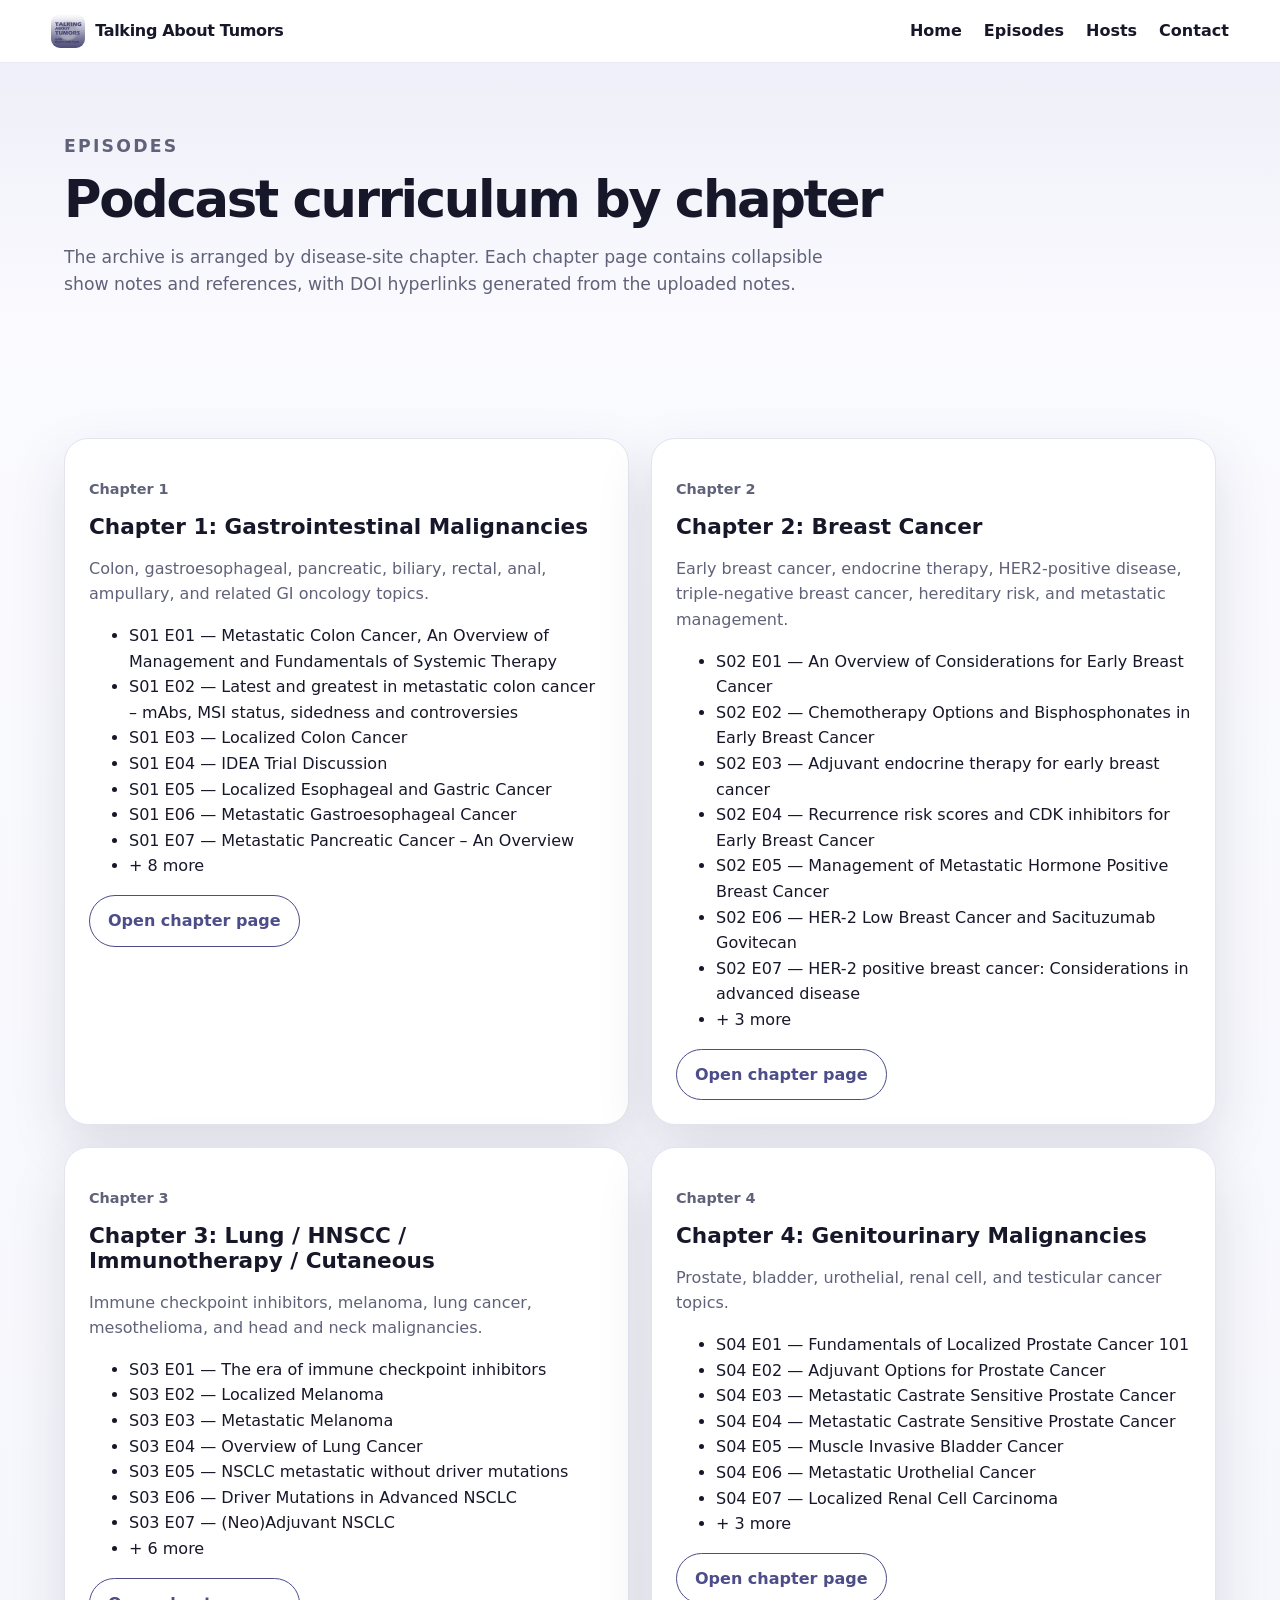
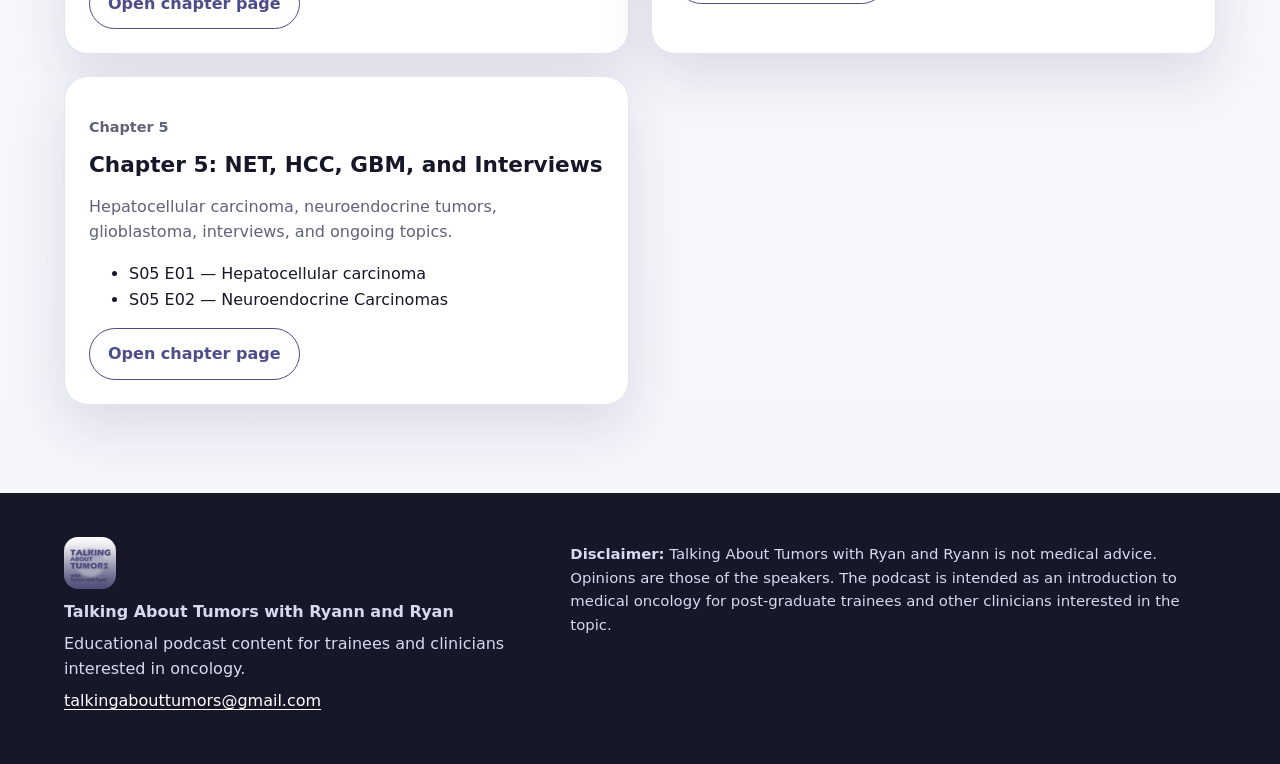
<file: episodes.html>
<!DOCTYPE html>

<html lang="en">
<head>
<meta charset="utf-8"/>
<meta content="width=device-width, initial-scale=1" name="viewport"/>
<title>Episodes | Talking About Tumors</title>
<meta content="Browse Talking About Tumors episodes by chapter and disease site." name="description"/>
<meta content="Episodes | Talking About Tumors" property="og:title"/>
<meta content="Browse Talking About Tumors episodes by chapter and disease site." property="og:description"/>
<meta content="assets/og-image.jpg" property="og:image"/>
<meta content="website" property="og:type"/>
<link href="assets/favicon.png" rel="icon"/>
<link href="assets/apple-touch-icon.png" rel="apple-touch-icon"/>
<link href="assets/site.css" rel="stylesheet"/>
</head>
<body class="">
<header class="site-header">
<a class="brand" href="index.html">
<img alt="" class="brand-mark" src="assets/favicon.png"/>
<span>Talking About Tumors</span>
</a>
<button aria-expanded="false" aria-label="Open navigation" class="nav-toggle">☰</button>
<nav aria-label="Primary" class="site-nav">
<a href="index.html">Home</a>
<a href="episodes.html">Episodes</a>
<a href="index.html#hosts">Hosts</a>
<a href="index.html#contact">Contact</a>
</nav>
</header>
<main>
<section class="page-hero"><div class="page-hero-inner"><p class="eyebrow">Episodes</p><h1>Podcast curriculum by chapter</h1><p>The archive is arranged by disease-site chapter. Each chapter page contains collapsible show notes and references, with DOI hyperlinks generated from the uploaded notes.</p></div></section>
<section class="section"><div class="section-inner"><div class="season-index">
<article class="chapter-card">
<p class="chapter-meta">Chapter 1</p>
<h3>Chapter 1: Gastrointestinal Malignancies</h3>
<p>Colon, gastroesophageal, pancreatic, biliary, rectal, anal, ampullary, and related GI oncology topics.</p>
<ul><li>S01 E01 — Metastatic Colon Cancer, An Overview of Management and Fundamentals of Systemic Therapy</li><li>S01 E02 — Latest and greatest in metastatic colon cancer – mAbs, MSI status, sidedness and controversies</li><li>S01 E03 — Localized Colon Cancer</li><li>S01 E04 — IDEA Trial Discussion</li><li>S01 E05 — Localized Esophageal and Gastric Cancer</li><li>S01 E06 — Metastatic Gastroesophageal Cancer</li><li>S01 E07 — Metastatic Pancreatic Cancer – An Overview</li><li>+ 8 more</li></ul>
<a class="btn secondary" href="seasons/season-1-gastrointestinal-malignancies.html">Open chapter page</a>
</article>
<article class="chapter-card">
<p class="chapter-meta">Chapter 2</p>
<h3>Chapter 2: Breast Cancer</h3>
<p>Early breast cancer, endocrine therapy, HER2-positive disease, triple-negative breast cancer, hereditary risk, and metastatic management.</p>
<ul><li>S02 E01 — An Overview of Considerations for Early Breast Cancer</li><li>S02 E02 — Chemotherapy Options and Bisphosphonates in Early Breast Cancer</li><li>S02 E03 — Adjuvant endocrine therapy for early breast cancer</li><li>S02 E04 — Recurrence risk scores and CDK inhibitors for Early Breast Cancer</li><li>S02 E05 — Management of Metastatic Hormone Positive Breast Cancer</li><li>S02 E06 — HER-2 Low Breast Cancer and Sacituzumab Govitecan</li><li>S02 E07 — HER-2 positive breast cancer: Considerations in advanced disease</li><li>+ 3 more</li></ul>
<a class="btn secondary" href="seasons/season-2-breast-cancer.html">Open chapter page</a>
</article>
<article class="chapter-card">
<p class="chapter-meta">Chapter 3</p>
<h3>Chapter 3: Lung / HNSCC / Immunotherapy / Cutaneous</h3>
<p>Immune checkpoint inhibitors, melanoma, lung cancer, mesothelioma, and head and neck malignancies.</p>
<ul><li>S03 E01 — The era of immune checkpoint inhibitors</li><li>S03 E02 — Localized Melanoma</li><li>S03 E03 — Metastatic Melanoma</li><li>S03 E04 — Overview of Lung Cancer</li><li>S03 E05 — NSCLC metastatic without driver mutations</li><li>S03 E06 — Driver Mutations in Advanced NSCLC</li><li>S03 E07 — (Neo)Adjuvant NSCLC</li><li>+ 6 more</li></ul>
<a class="btn secondary" href="seasons/season-3-lung-hnscc-immunotherapy-cutaneous.html">Open chapter page</a>
</article>
<article class="chapter-card">
<p class="chapter-meta">Chapter 4</p>
<h3>Chapter 4: Genitourinary Malignancies</h3>
<p>Prostate, bladder, urothelial, renal cell, and testicular cancer topics.</p>
<ul><li>S04 E01 — Fundamentals of Localized Prostate Cancer 101</li><li>S04 E02 — Adjuvant Options for Prostate Cancer</li><li>S04 E03 — Metastatic Castrate Sensitive Prostate Cancer</li><li>S04 E04 — Metastatic Castrate Sensitive Prostate Cancer</li><li>S04 E05 — Muscle Invasive Bladder Cancer</li><li>S04 E06 — Metastatic Urothelial Cancer</li><li>S04 E07 — Localized Renal Cell Carcinoma</li><li>+ 3 more</li></ul>
<a class="btn secondary" href="seasons/season-4-genitourinary-malignancies.html">Open chapter page</a>
</article>
<article class="chapter-card">
<p class="chapter-meta">Chapter 5</p>
<h3>Chapter 5: NET, HCC, GBM, and Interviews</h3>
<p>Hepatocellular carcinoma, neuroendocrine tumors, glioblastoma, interviews, and ongoing topics.</p>
<ul><li>S05 E01 — Hepatocellular carcinoma</li><li>S05 E02 — Neuroendocrine Carcinomas</li></ul>
<a class="btn secondary" href="seasons/season-5-net-hcc-gbm-interviews.html">Open chapter page</a>
</article></div></div></section>
</main>
<footer class="site-footer">
<div>
<img alt="" class="footer-mark" src="assets/favicon.png"/>
<p><strong>Talking About Tumors with Ryann and Ryan</strong></p>
<p>Educational podcast content for trainees and clinicians interested in oncology.</p>
<p><a href="mailto:talkingabouttumors@gmail.com">talkingabouttumors@gmail.com</a></p>
</div>
<div class="footer-note">
<p><strong>Disclaimer:</strong> Talking About Tumors with Ryan and Ryann is not medical advice. Opinions are those of the speakers. The podcast is intended as an introduction to medical oncology for post-graduate trainees and other clinicians interested in the topic.</p>
</div>
</footer>
<script src="assets/site.js"></script>
</body>
</html>
</file>
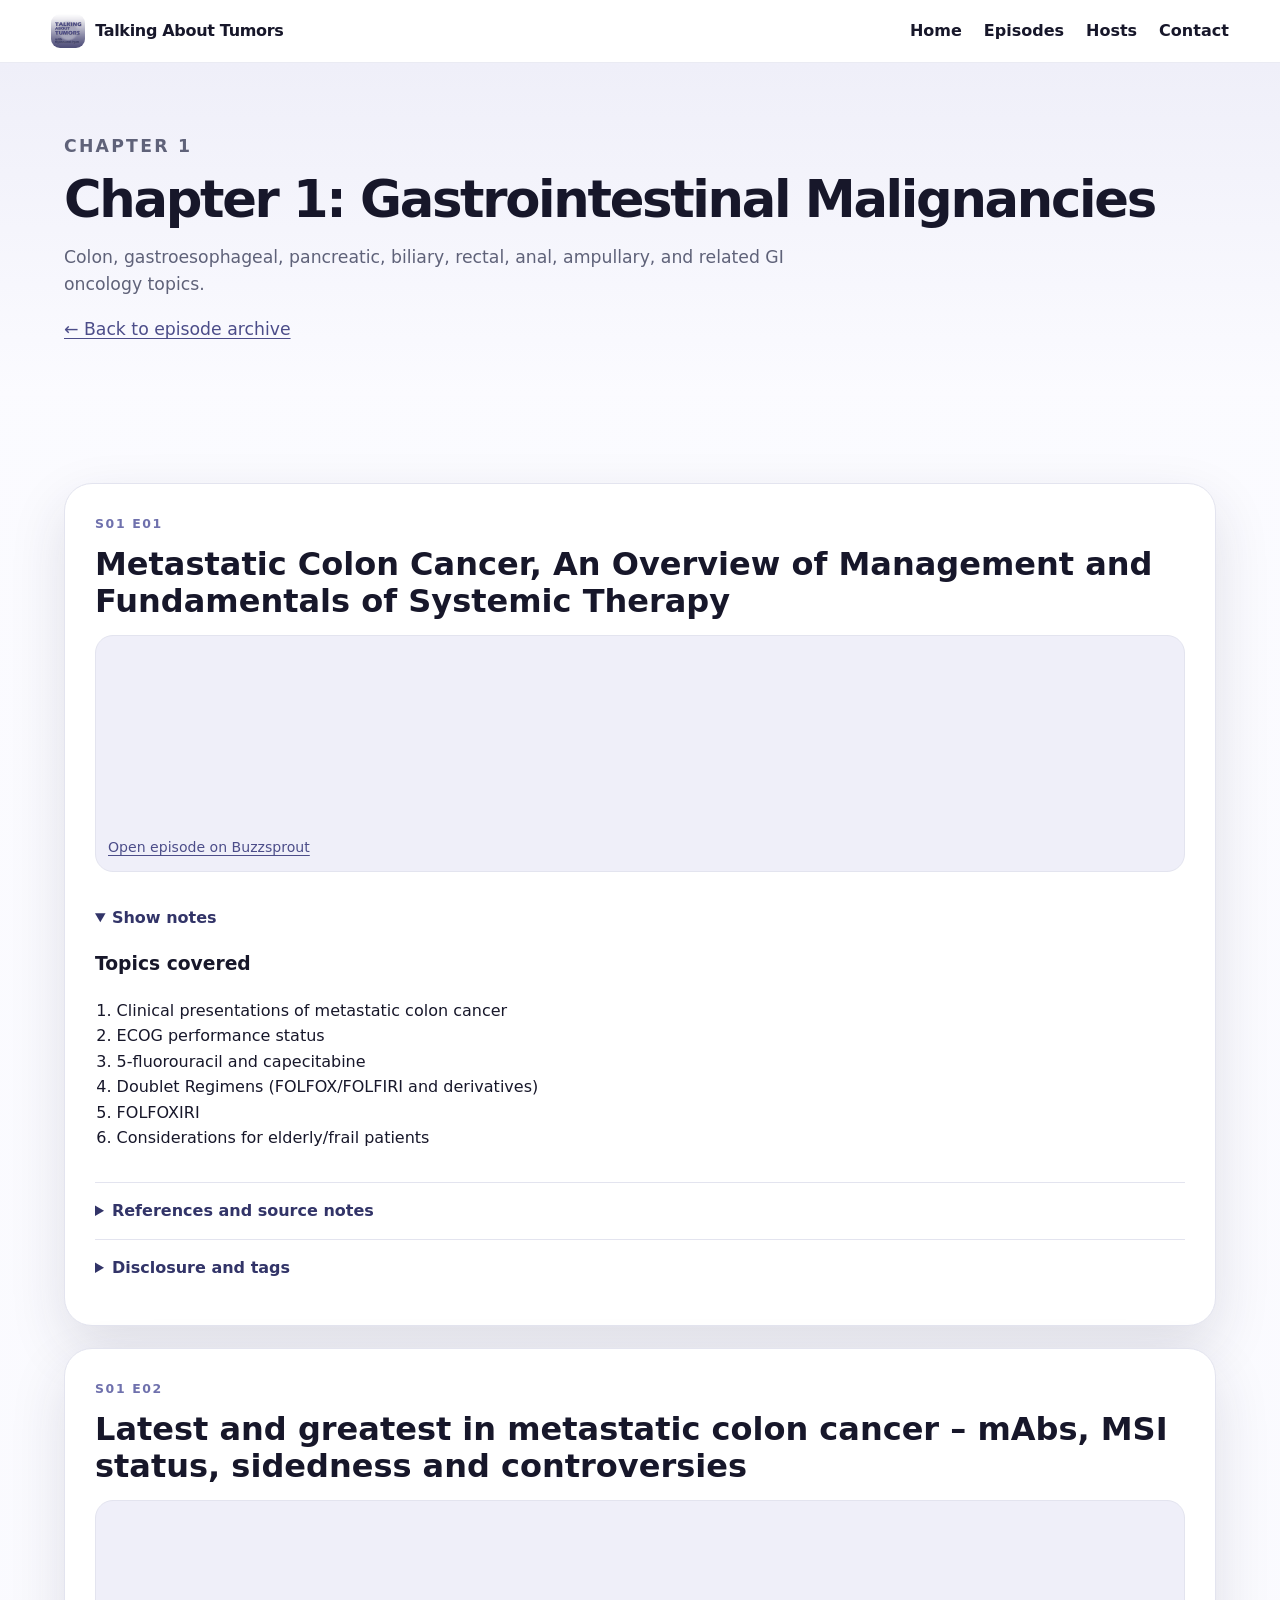
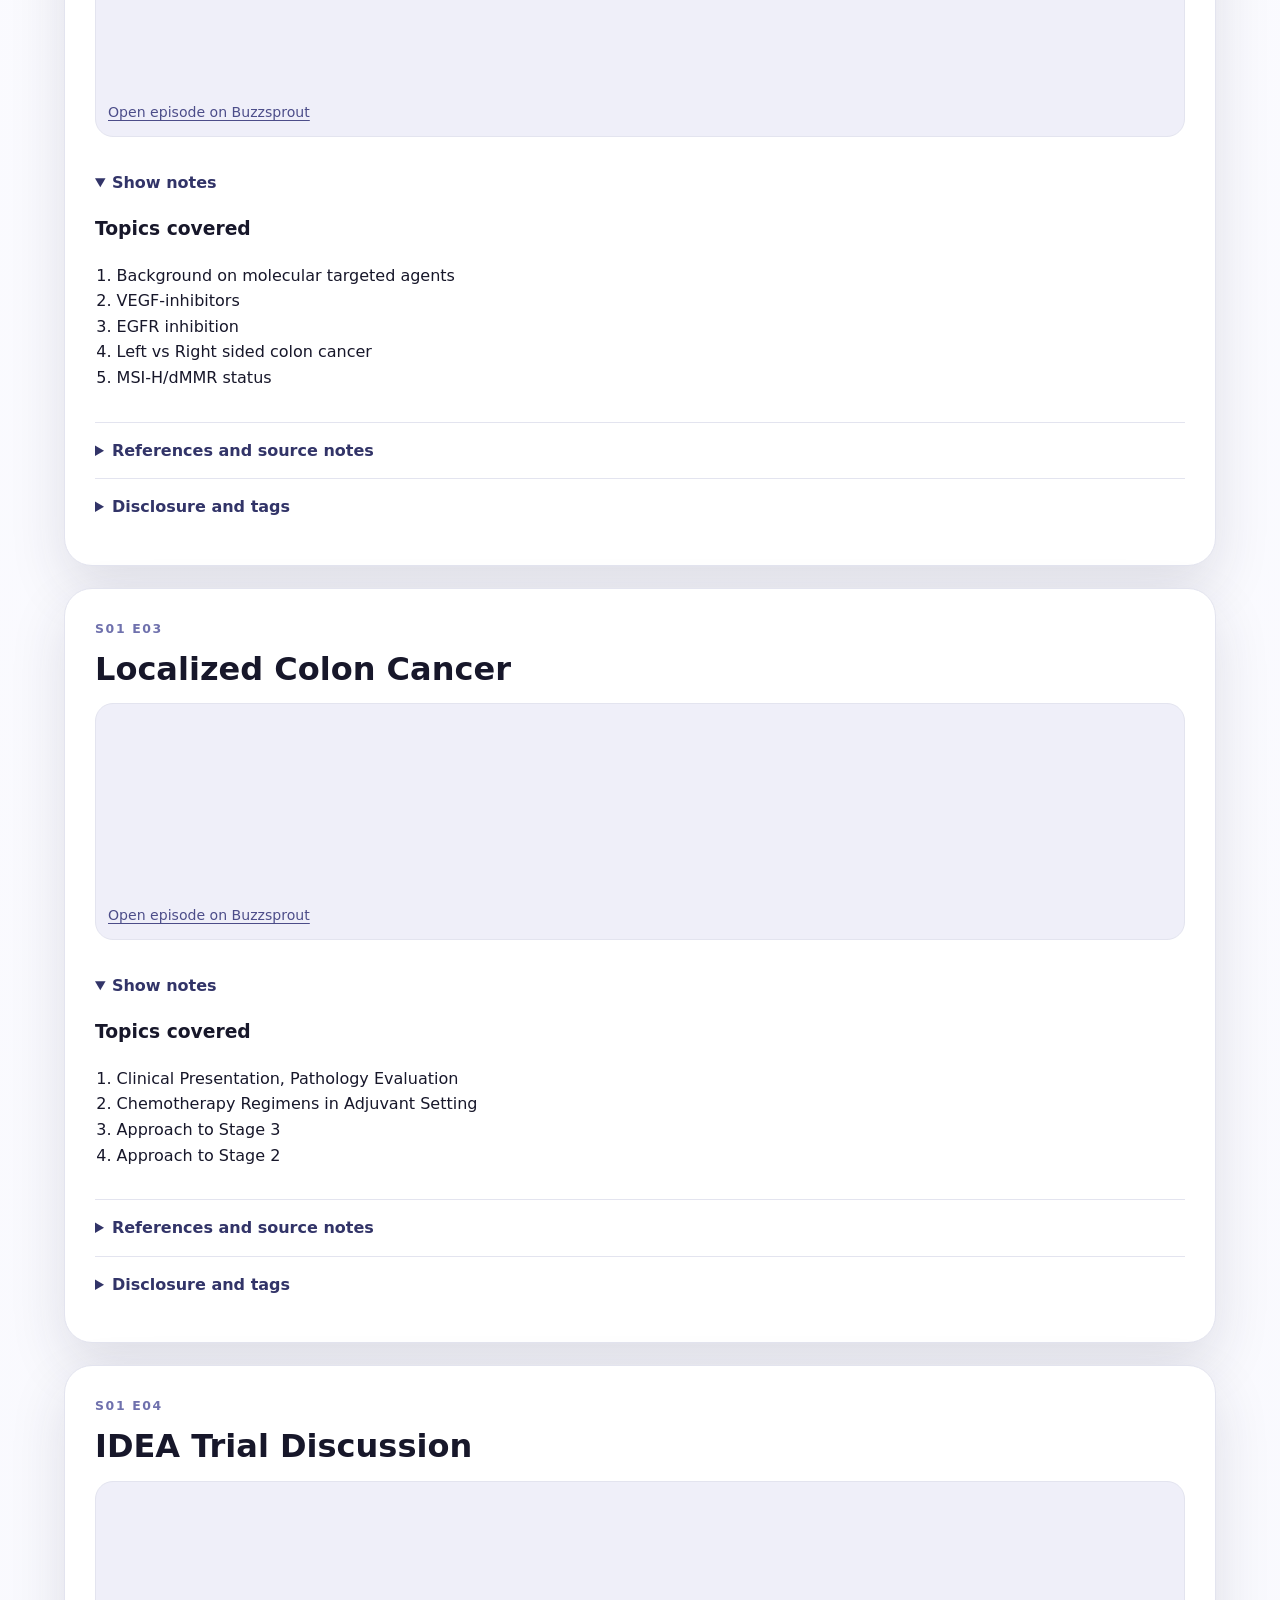
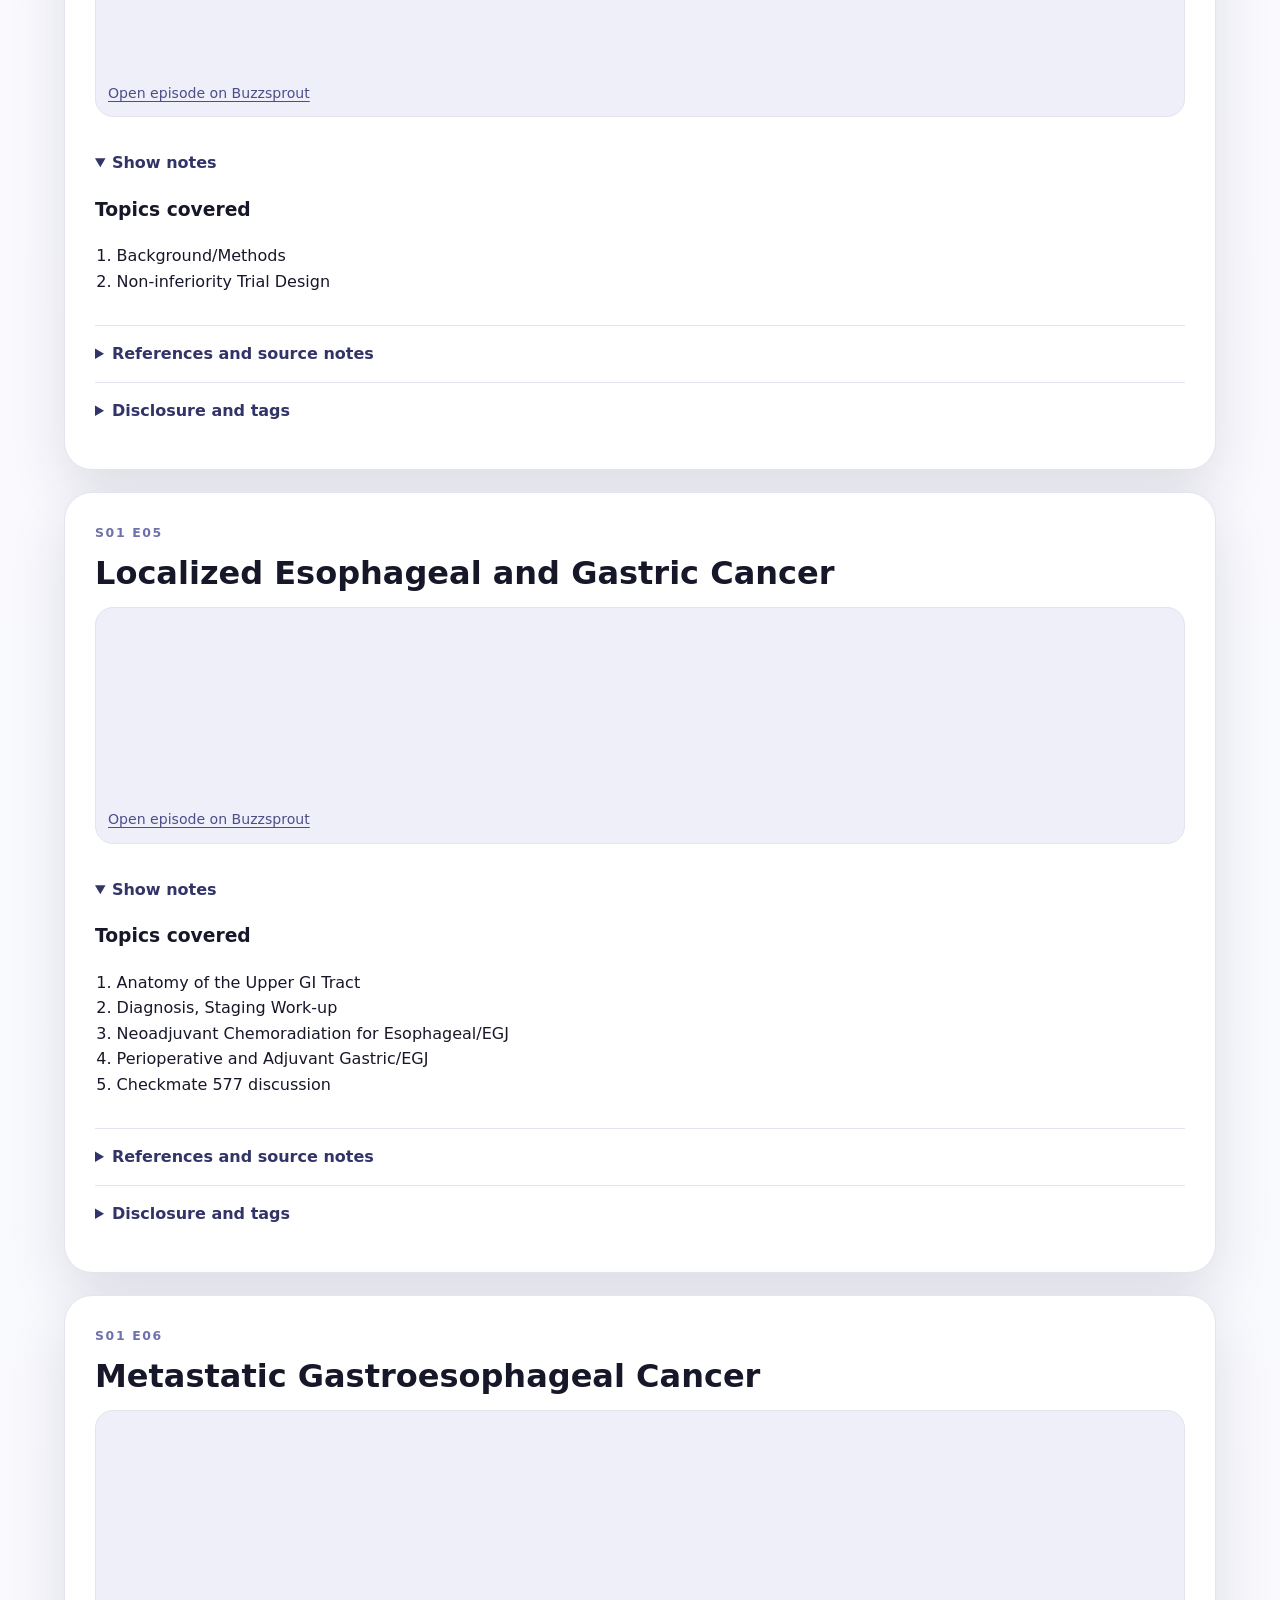
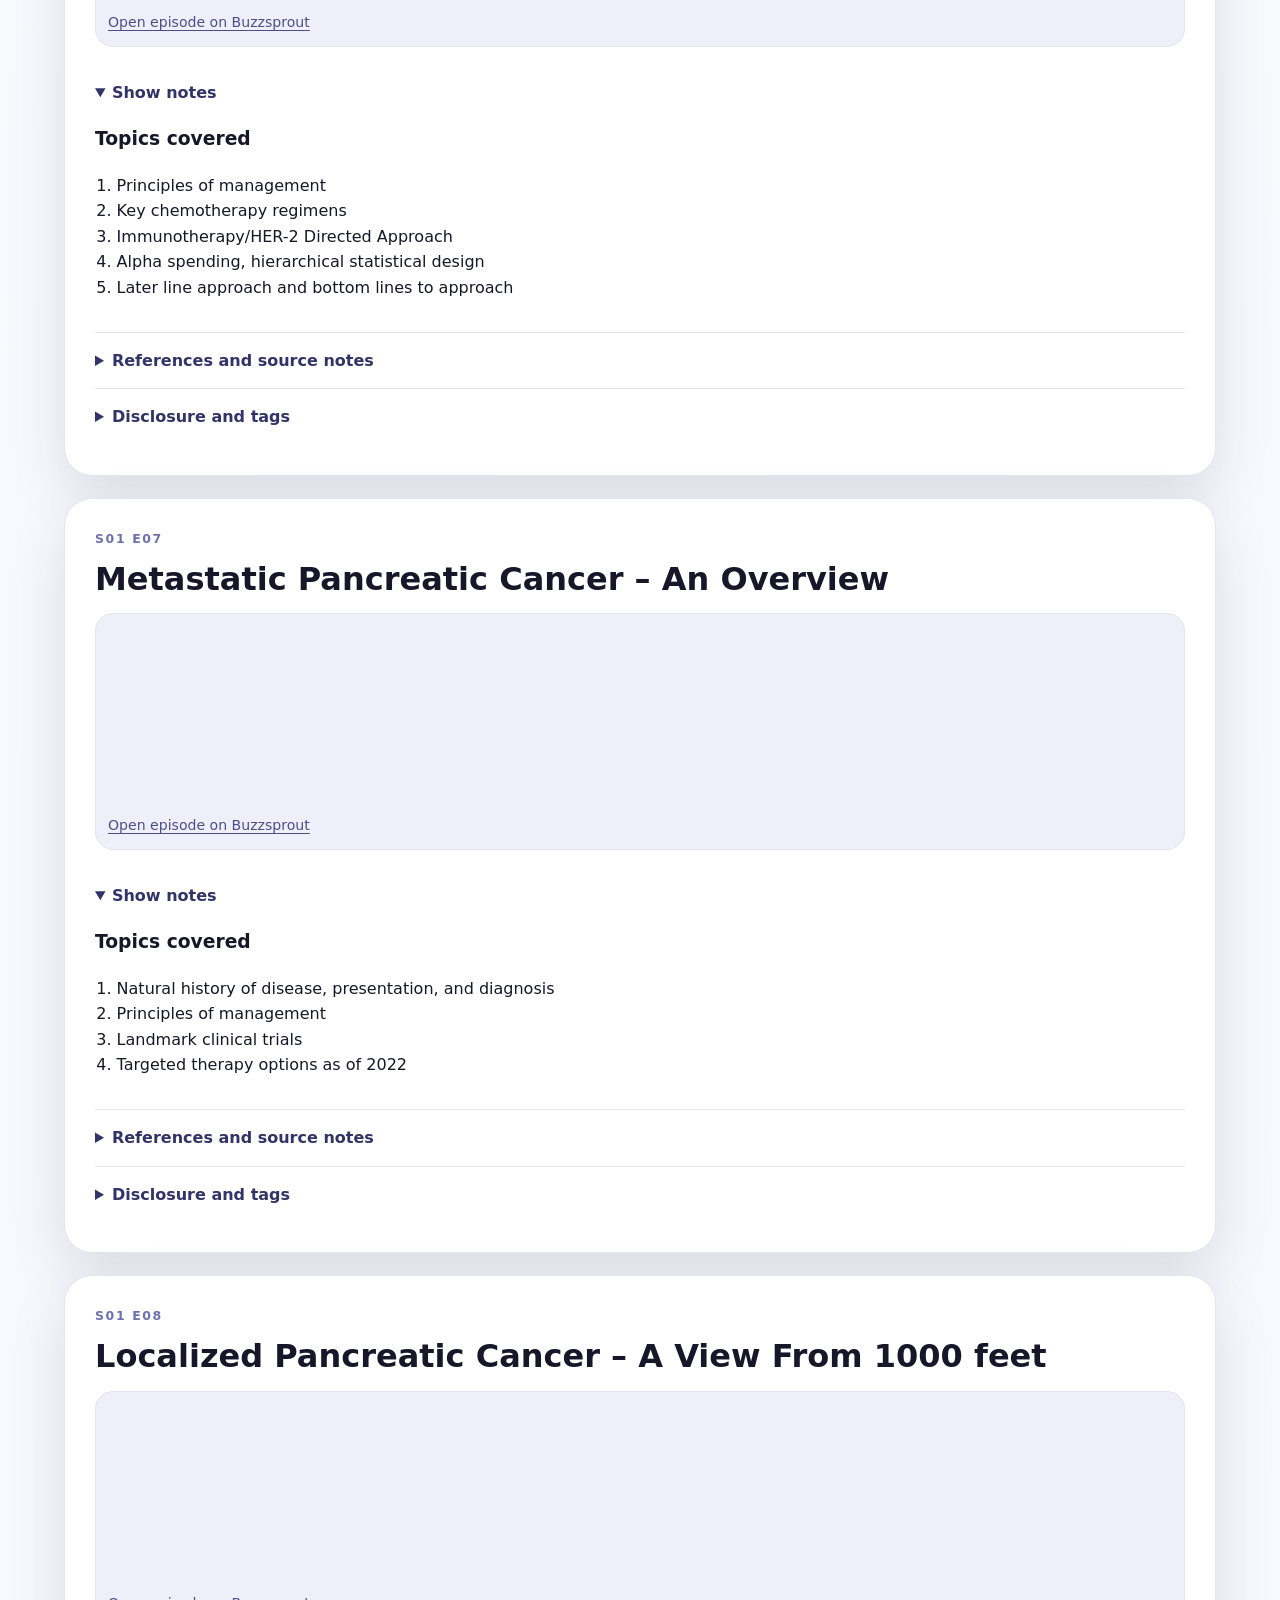
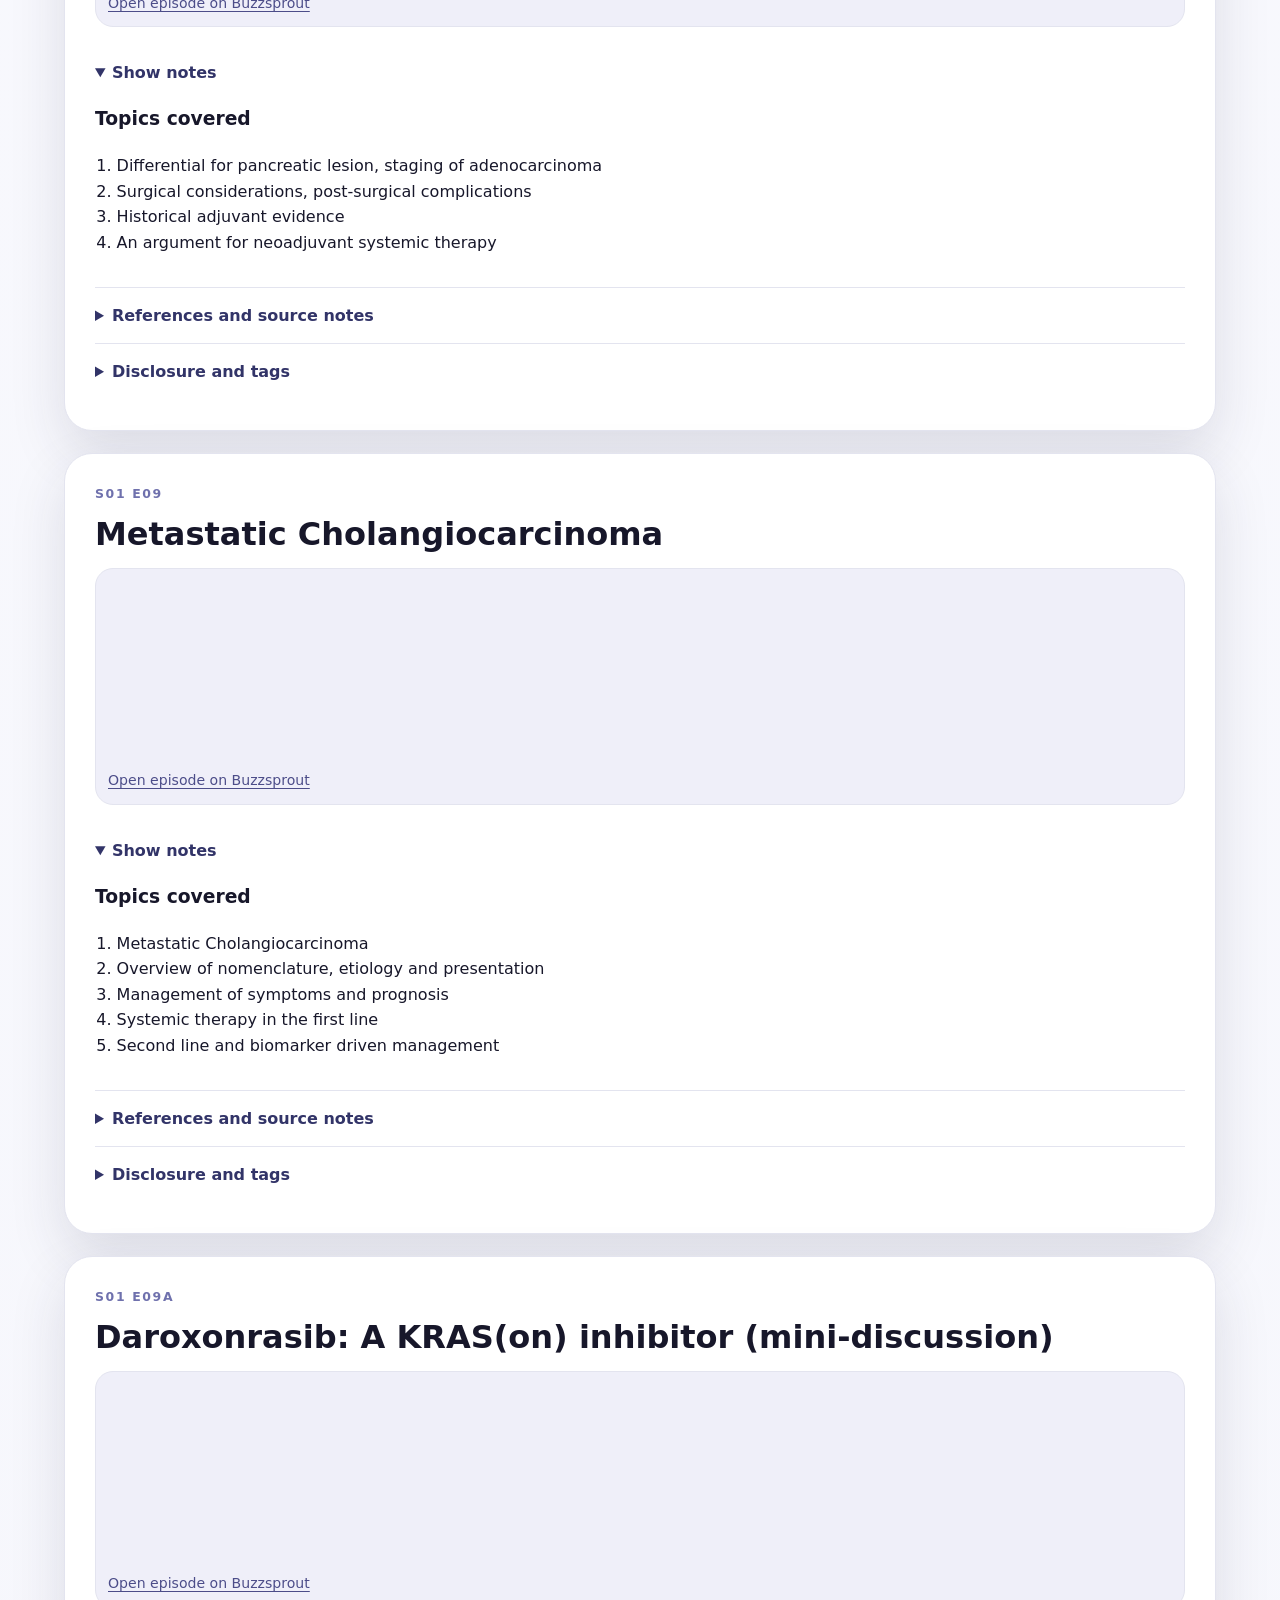
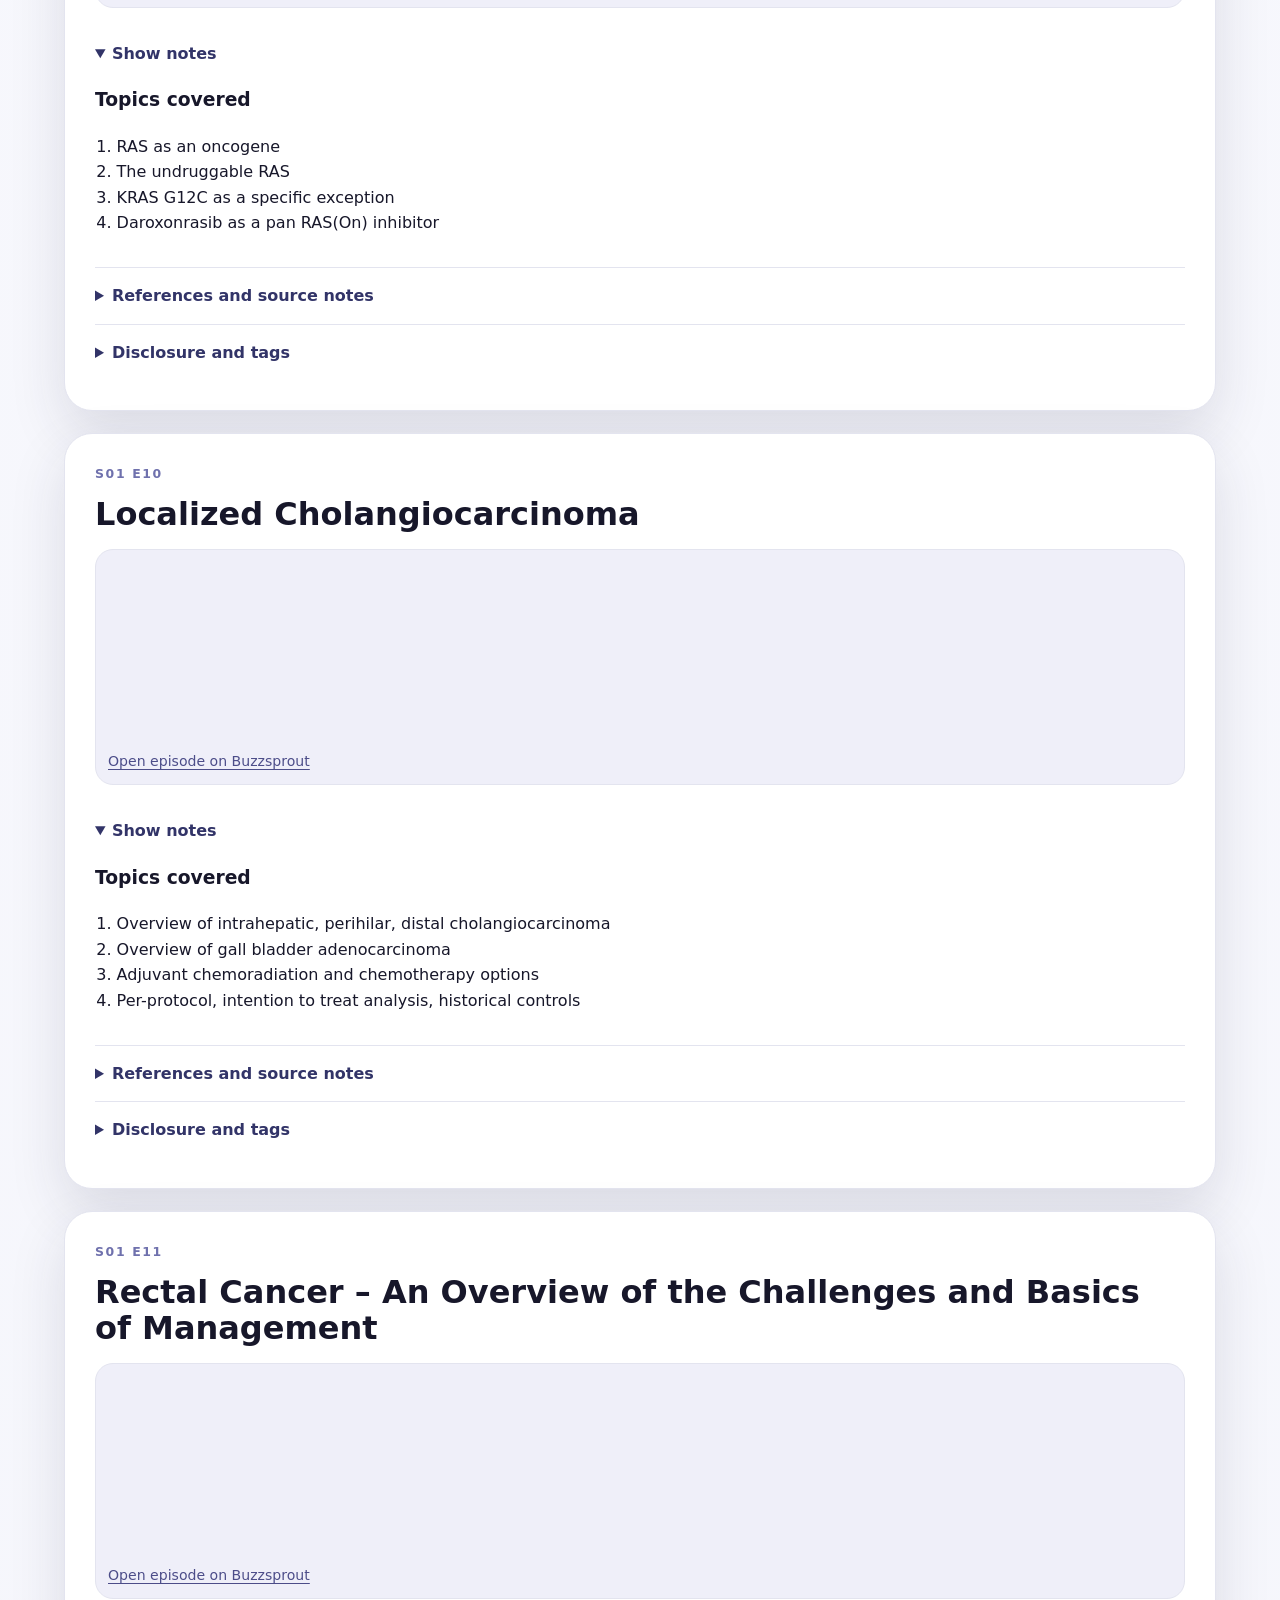
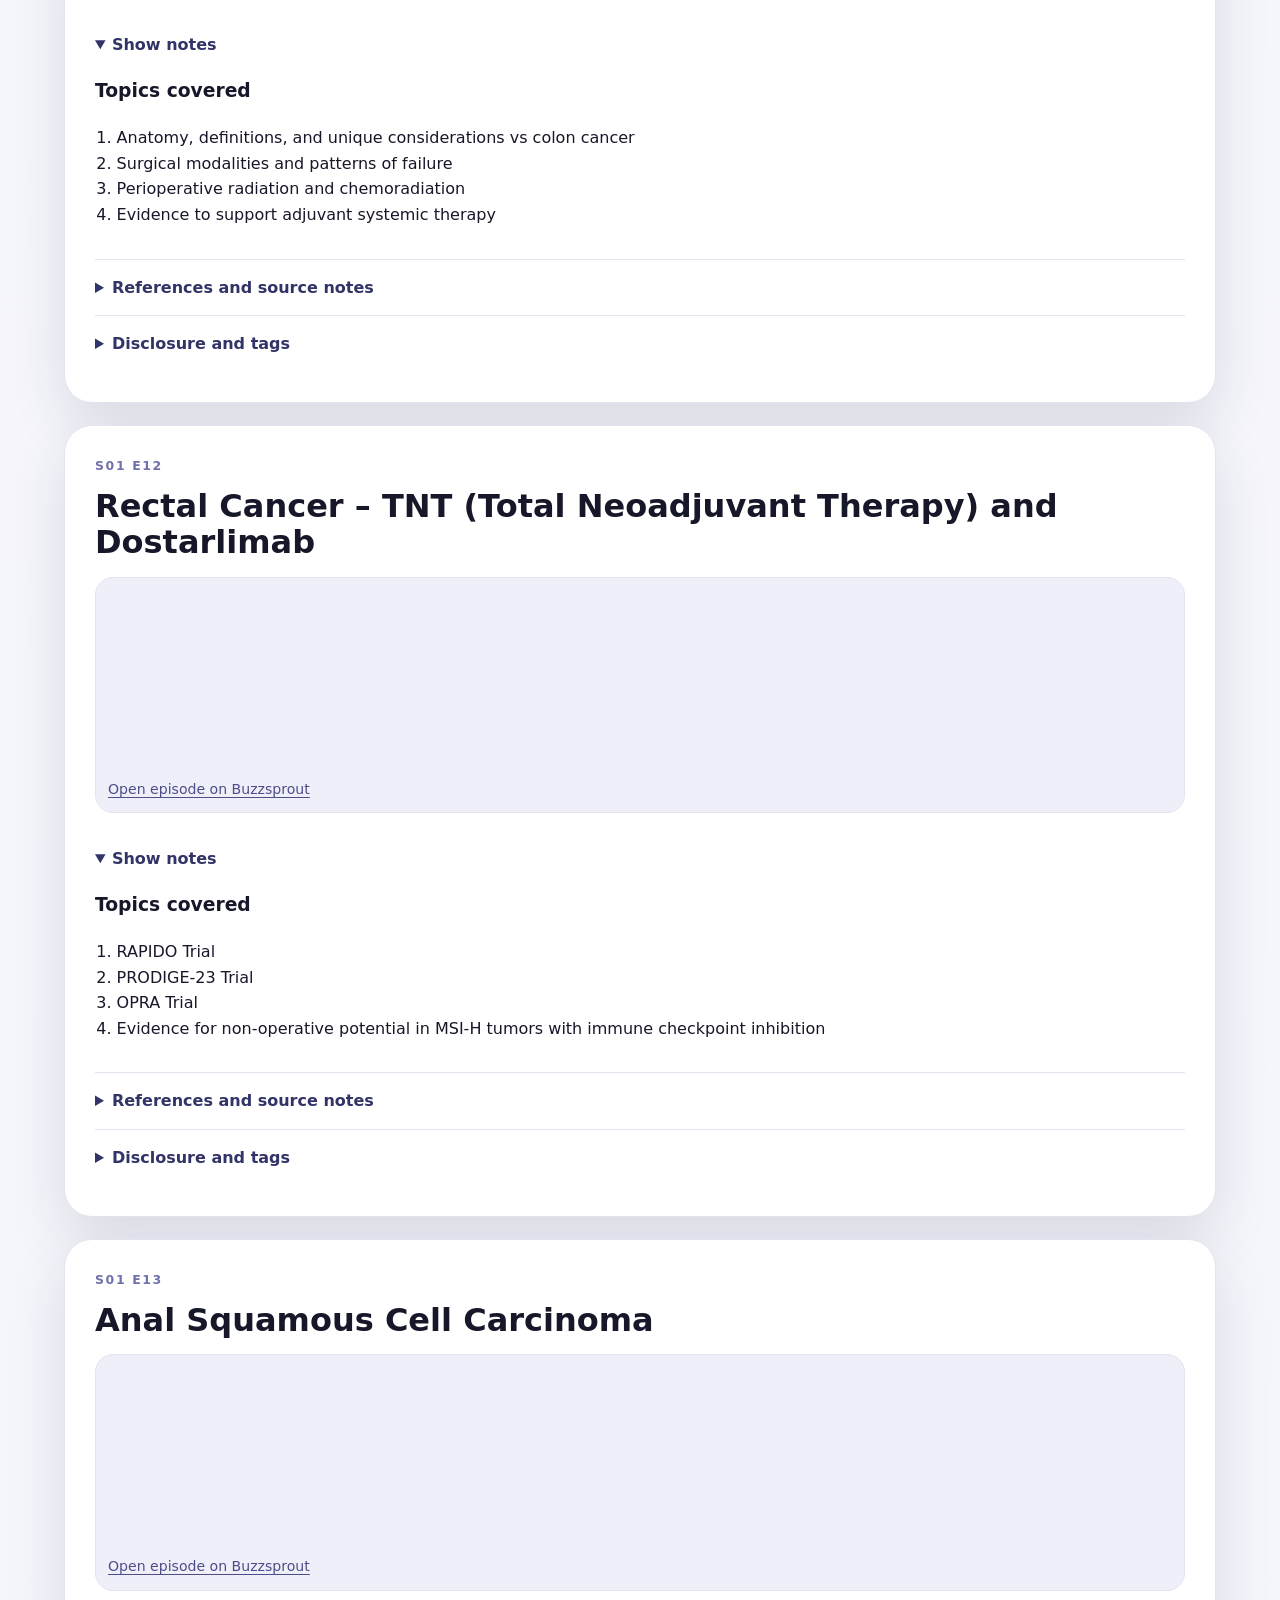
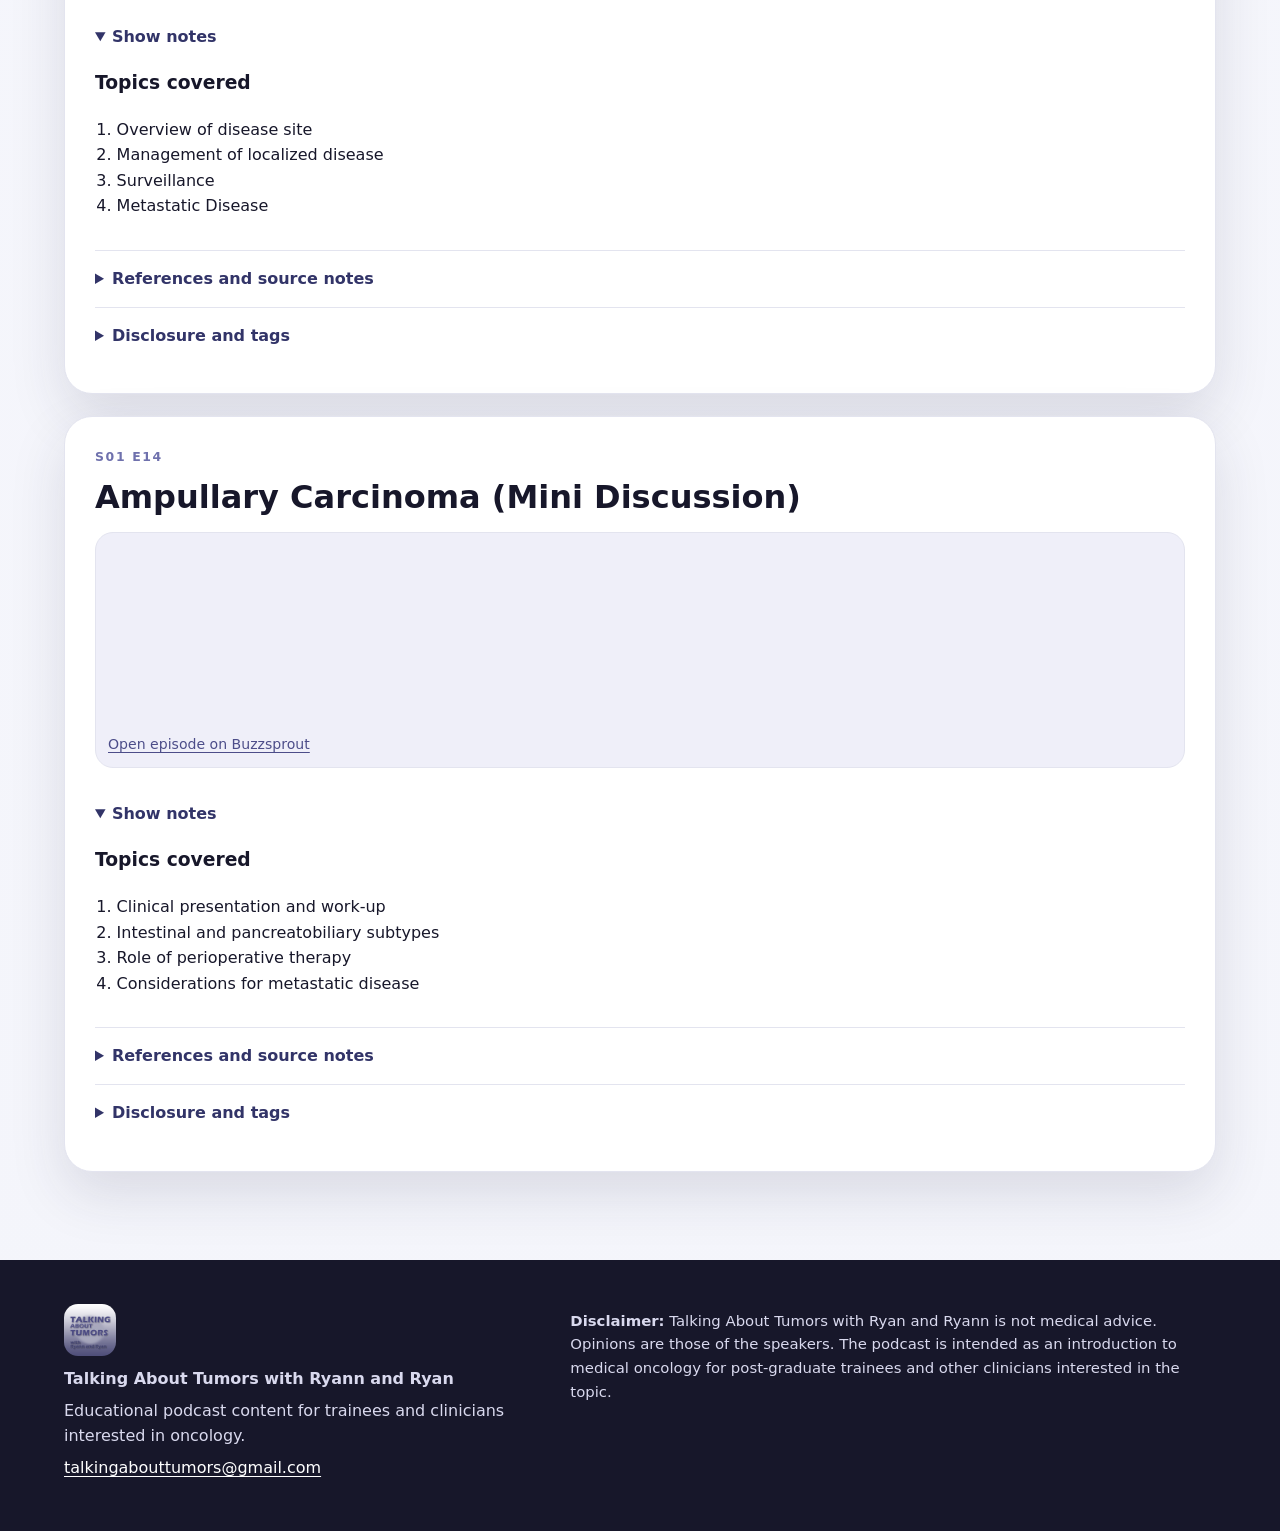
<file: seasons/season-1-gastrointestinal-malignancies.html>
<!DOCTYPE html>

<html lang="en">
<head>
<meta charset="utf-8"/>
<meta content="width=device-width, initial-scale=1" name="viewport"/>
<title>Chapter 1: Gastrointestinal Malignancies | Talking About Tumors</title>
<meta content="Colon, gastroesophageal, pancreatic, biliary, rectal, anal, ampullary, and related GI oncology topics." name="description"/>
<meta content="Chapter 1: Gastrointestinal Malignancies | Talking About Tumors" property="og:title"/>
<meta content="Colon, gastroesophageal, pancreatic, biliary, rectal, anal, ampullary, and related GI oncology topics." property="og:description"/>
<meta content="../assets/og-image.jpg" property="og:image"/>
<meta content="website" property="og:type"/>
<link href="../assets/favicon.png" rel="icon"/>
<link href="../assets/apple-touch-icon.png" rel="apple-touch-icon"/>
<link href="../assets/site.css" rel="stylesheet"/>
</head>
<body class="">
<header class="site-header">
<a class="brand" href="../index.html">
<img alt="" class="brand-mark" src="../assets/favicon.png"/>
<span>Talking About Tumors</span>
</a>
<button aria-expanded="false" aria-label="Open navigation" class="nav-toggle">☰</button>
<nav aria-label="Primary" class="site-nav">
<a href="../index.html">Home</a>
<a href="../episodes.html">Episodes</a>
<a href="../index.html#hosts">Hosts</a>
<a href="../index.html#contact">Contact</a>
</nav>
</header>
<main>
<section class="page-hero"><div class="page-hero-inner"><p class="eyebrow">Chapter 1</p><h1>Chapter 1: Gastrointestinal Malignancies</h1><p>Colon, gastroesophageal, pancreatic, biliary, rectal, anal, ampullary, and related GI oncology topics.</p><p><a href="../episodes.html">← Back to episode archive</a></p></div></section>
<section class="section"><div class="section-inner episode-list">
<article class="episode-card" id="01_01-metastatic-colon-cancer-an-overview-of-management-and-fundamentals-of-systemic-therapy">
<div class="episode-card-head">
<p class="eyebrow">S01 E01</p>
<h2>Metastatic Colon Cancer, An Overview of Management and Fundamentals of Systemic Therapy</h2>

</div>
<div class="player-wrap"><iframe frameborder="0" height="200" loading="lazy" scrolling="no" src="https://www.buzzsprout.com/1967731/episodes/10371934?client_source=small_player&amp;iframe=true" title="Metastatic Colon Cancer, An Overview of Management and Fundamentals of Systemic Therapy" width="100%"></iframe>
<p class="open-link"><a href="https://www.buzzsprout.com/1967731/episodes/10371934" rel="noopener" target="_blank">Open episode on Buzzsprout</a></p></div>
<details open="">
<summary>Show notes</summary>
<div class="show-notes">
<h3>Topics covered</h3>
<ol><li>Clinical presentations of metastatic colon cancer</li><li>ECOG performance status</li><li>5-fluorouracil and capecitabine</li><li>Doublet Regimens (FOLFOX/FOLFIRI and derivatives)</li><li>FOLFOXIRI</li><li>Considerations for elderly/frail patients</li></ol>
</div>
</details>
<details>
<summary>References and source notes</summary>
<div class="references">
<p>As always, citations, and sources include education from our respective training programs, the Devita textbook, and Uptodate.com</p><p>DeVita, Vincent T., Jr., Theodore S. Lawrence, and Steven A. Rosenberg. Devita, Hellman, and Rosenberg's Cancer: Principles &amp; Practice of Oncology. 10th edition. Philadelphia: Wolters Kluwer, 2015.</p><p>Uptodate.com Waltham, MA: Wolters Kluwer.</p>
<ol><li>1. Cremolini C, et al. Lancet Oncol. 2020;21(4):497-507. <a href="https://doi.org/10.1016/S1470-2045(19)30862-9" rel="noopener" target="_blank">doi:10.1016/S1470-2045(19)30862-9</a></li><li>2. Cremolini C et al. Lancet Oncol. 2015;16(13):1306-1315. <a href="https://doi.org/10.1016/S1470-2045(15)00122-9" rel="noopener" target="_blank">doi:10.1016/S1470-2045(15)00122-9</a></li><li>3. Sobrero AF et al. J Clin Oncol. 2016;15(1):368-381. <a href="https://doi.org/10.1200/JCO.1997.15.1.368" rel="noopener" target="_blank">doi:10.1200/JCO.1997.15.1.368</a></li><li>4. Pinedo HM, Peters GFJ. J Clin Oncol. 1988;6(10):1653-1664. <a href="https://doi.org/10.1200/JCO.1988.6.10.1653" rel="noopener" target="_blank">doi:10.1200/JCO.1988.6.10.1653</a></li><li>5. Loriot MA, et al. Bulletin du Cancer. 2018;105(4):397-407. <a href="https://doi.org/10.1016/J.BULCAN.2018.02.001" rel="noopener" target="_blank">doi:10.1016/J.BULCAN.2018.02.001</a></li><li>6. Pachman DR et al. J Clin Oncol. 2015;33(30):3416-3422. <a href="https://doi.org/10.1200/JCO.2014.58.8533" rel="noopener" target="_blank">doi:10.1200/JCO.2014.58.8533</a></li><li>7. Eonard L et al. NEJM. 2009;343(13):905-914. <a href="https://doi.org/10.1056/NEJM200009283431302" rel="noopener" target="_blank">doi:10.1056/NEJM200009283431302</a></li><li>8. Falcone A et al. J Clin Oncol. 2007;25(13):1670-1676. <a href="https://doi.org/10.1200/JCO.2006.09.0928" rel="noopener" target="_blank">doi:10.1200/JCO.2006.09.0928</a></li><li>9. Tournigand C et al. J Clin Oncol. 2004;22(2):229-237. <a href="https://doi.org/10.1200/JCO.2004.05.113" rel="noopener" target="_blank">doi:10.1200/JCO.2004.05.113</a></li><li>10. Group NGTAT. J Clin Oncol. 2016;10(6):904-911. <a href="https://doi.org/10.1200/JCO.1992.10.6.904" rel="noopener" target="_blank">doi:10.1200/JCO.1992.10.6.904</a></li><li>11. Jang RW et al. J Oncol Practice. 2014;10(5):e335-e341. <a href="https://doi.org/10.1200/JOP.2014.001457" rel="noopener" target="_blank">doi:10.1200/JOP.2014.001457</a></li><li>12. Simmonds PC, et al. B J Cancer 2006 94:7. 2006;94(7):982-999. <a href="https://doi.org/10.1038/sj.bjc.6603033" rel="noopener" target="_blank">doi:10.1038/sj.bjc.6603033</a></li><li>13. Douillard JY et al. Lancet. 2000;355(9209):1041-1047. <a href="https://doi.org/10.1016/S0140-6736(00)02034-1" rel="noopener" target="_blank">doi:10.1016/S0140-6736(00)02034-1</a></li><li>14. de Gramont A et al. J Clin Oncol. 2016;15(2):808-815. <a href="https://doi.org/10.1200/JCO.1997.15.2.808" rel="noopener" target="_blank">doi:10.1200/JCO.1997.15.2.808</a></li><li>15. O’connell MJ. Cancer. 1989;63:1026-1030. <a href="https://doi.org/10.1002/1097-0142" rel="noopener" target="_blank">doi:10.1002/1097-0142</a></li><li>16. Poon MA et al. J Clin Oncol. 2016;7(10):1407-1418. <a href="https://doi.org/10.1200/JCO.1989.7.10.1407" rel="noopener" target="_blank">doi:10.1200/JCO.1989.7.10.1407</a></li></ol>
</div>
</details>
<details>
<summary>Disclosure and tags</summary>
<p>Talking about Tumors with Ryan and Ryann is not medical advice. We have received no funding in relation to the information discussed within this episode and have no financial conflicts of interest to disclose. All opinions are those of whoever stated them. We have compiled this podcast to serve as an introduction to the field of medical oncology for post-graduate trainees interested in the topic.</p>
</details>
</article>
<article class="episode-card" id="01_02-latest-and-greatest-in-metastatic-colon-cancer-mabs-msi-status-sidedness-and-controversies">
<div class="episode-card-head">
<p class="eyebrow">S01 E02</p>
<h2>Latest and greatest in metastatic colon cancer – mAbs, MSI status, sidedness and controversies</h2>

</div>
<div class="player-wrap"><iframe frameborder="0" height="200" loading="lazy" scrolling="no" src="https://www.buzzsprout.com/1967731/episodes/10371950?client_source=small_player&amp;iframe=true" title="Latest and greatest in metastatic colon cancer – mAbs, MSI status, sidedness and controversies" width="100%"></iframe>
<p class="open-link"><a href="https://www.buzzsprout.com/1967731/episodes/10371950" rel="noopener" target="_blank">Open episode on Buzzsprout</a></p></div>
<details open="">
<summary>Show notes</summary>
<div class="show-notes">
<h3>Topics covered</h3>
<ol><li>Background on molecular targeted agents</li><li>VEGF-inhibitors</li><li>EGFR inhibition</li><li>Left vs Right sided colon cancer</li><li>MSI-H/dMMR status</li></ol>
</div>
</details>
<details>
<summary>References and source notes</summary>
<div class="references">
<p>As always, citations, and sources include education from our respective training programs, the Devita textbook, and Uptodate.com</p><p>DeVita, Vincent T., Jr., Theodore S. Lawrence, and Steven A. Rosenberg. Devita, Hellman, and Rosenberg's Cancer: Principles &amp; Practice of Oncology. 10th edition. Philadelphia: Wolters Kluwer, 2015.</p><p>Uptodate.com Waltham, MA: Wolters Kluwer.</p>
<ol><li>1. Botrel TEA et al. BMC Cancer. 2016;16(1):1-19. <a href="https://doi.org/10.1186/S12885-016-2734-Y/FIGURES/5" rel="noopener" target="_blank">doi:10.1186/S12885-016-2734-Y/FIGURES/5</a></li><li>2. Deng T et al. Medical Oncol 2013 30:4. 2013;30(4):1-5. <a href="https://doi.org/10.1007/S12032-013-0752-Z" rel="noopener" target="_blank">doi:10.1007/S12032-013-0752-Z</a></li><li>3. Hurwitz H et al. NEJM. 2009;350(23):2335-2342. <a href="https://doi.org/10.1056/NEJMOA032691" rel="noopener" target="_blank">doi:10.1056/NEJMOA032691</a></li><li>4. Booth CM, Goodman AM. Nature Rev Clinl Oncol 2021 18:11. 2021;18(11):673-674. <a href="https://doi.org/10.1038/s41571-021-00550-9" rel="noopener" target="_blank">doi:10.1038/s41571-021-00550-9</a></li><li>5. Booth C. J Clin Oncol. 2008;26(28):4693-4694. <a href="https://doi.org/10.1200/JCO.2008.18.8060" rel="noopener" target="_blank">doi:10.1200/JCO.2008.18.8060</a></li><li>6. Saltz LB et al. J Clin Oncol. 2008;26(12):2013-2019. <a href="https://doi.org/10.1200/JCO.2007.14.9930" rel="noopener" target="_blank">doi:10.1200/JCO.2007.14.9930</a></li><li>7. Stathopoulos GP et al. Oncology. 2010;78(5-6):376-381. <a href="https://doi.org/10.1159/000320520" rel="noopener" target="_blank">doi:10.1159/000320520</a></li><li>8. Tang W et al. J Clin Oncol. 2020;38(27):3175-3184. <a href="https://doi.org/10.1200/JCO.20.00174" rel="noopener" target="_blank">doi:10.1200/JCO.20.00174</a></li><li>9. Giantonio BJ et al. J Clin Oncol. 2007;25(12):1539-1544. <a href="https://doi.org/10.1200/JCO.2006.09.6305" rel="noopener" target="_blank">doi:10.1200/JCO.2006.09.6305</a></li><li>10. van Cutsem E et al. NEJM. 2009;360(14):1408-1417.</li><li>11. Cutsem E van, et al. J Clin Oncol. <a href="https://doi.org/10.1200/JCO.2010.28.15_SUPPL.3570" rel="noopener" target="_blank">doi:10.1200/JCO.2010.28.15_SUPPL.3570</a></li><li>12. Bokemeyer C et al. Eur J Cancer. 2012;48(10):1466-1475. <a href="https://doi.org/10.1016/J.EJCA.2012.02.057" rel="noopener" target="_blank">doi:10.1016/J.EJCA.2012.02.057</a></li><li>13. Tejpar S et al. JAMA Oncol. 2017;3(2):194-201. <a href="https://doi.org/10.1001/JAMAONCOL.2016.3797" rel="noopener" target="_blank">doi:10.1001/JAMAONCOL.2016.3797</a></li><li>14. Venook AP et al. JAMA. 2017;317(23):2392-2401. <a href="https://doi.org/10.1001/JAMA.2017.7105" rel="noopener" target="_blank">doi:10.1001/JAMA.2017.7105</a></li><li>15. Maughan TS et al. The Lancet. 2011;377(9783):2103-2114</li><li>16. Lenz HJ et al. J Clin Oncol. 2019;37(22):1876-1885. <a href="https://doi.org/10.1200/JCO.18.02258" rel="noopener" target="_blank">doi:10.1200/JCO.18.02258</a></li><li>17. Venook A et al. Ann Oncology. 2014;25(2):ii112. <a href="https://doi.org/10.1093/ANNONC/MDU193.19" rel="noopener" target="_blank">doi:10.1093/ANNONC/MDU193.19</a></li><li>18. Shiu KK et al. J Clin Oncol <a href="https://doi.org/101200/JCO2021393_suppl6" rel="noopener" target="_blank">https://doi.org/101200/JCO2021393_suppl6</a>. 2021;39(3_suppl):6-6. <a href="https://doi.org/10.1200/JCO.2021.39.3_SUPPL.6" rel="noopener" target="_blank">doi:10.1200/JCO.2021.39.3_SUPPL.6</a></li><li>19. André T et al. NEJM 2020;383(23):2207-2218.</li><li>20. Jonker DJ al. NEJM. 2009;2(11):2040-2048. <a href="https://doi.org/10.1056/NEJMOA071834" rel="noopener" target="_blank">doi:10.1056/NEJMOA071834</a></li><li>21. Brulé SY et al. Eur J Cancer. 2015;51(11):1405-1414. <a href="https://doi.org/10.1016/J.EJCA.2015.03.015" rel="noopener" target="_blank">doi:10.1016/J.EJCA.2015.03.015</a></li><li>22. Tol J et al. NEJM. 2009;360(6):563-572.</li></ol>
</div>
</details>
<details>
<summary>Disclosure and tags</summary>
<p>Talking about Tumors with Ryan and Ryann is not medical advice. We have received no funding in relation to the information discussed within this episode and have no financial conflicts of interest to disclose. All opinions are those of whoever stated them. We have compiled this podcast to serve as an introduction to the field of medical oncology for post-graduate trainees interested in the topic.</p>
</details>
</article>
<article class="episode-card" id="01_03-localized-colon-cancer">
<div class="episode-card-head">
<p class="eyebrow">S01 E03</p>
<h2>Localized Colon Cancer</h2>

</div>
<div class="player-wrap"><iframe frameborder="0" height="200" loading="lazy" scrolling="no" src="https://www.buzzsprout.com/1967731/episodes/10372565?client_source=small_player&amp;iframe=true" title="Localized Colon Cancer" width="100%"></iframe>
<p class="open-link"><a href="https://www.buzzsprout.com/1967731/episodes/10372565" rel="noopener" target="_blank">Open episode on Buzzsprout</a></p></div>
<details open="">
<summary>Show notes</summary>
<div class="show-notes">
<h3>Topics covered</h3>
<ol><li>Clinical Presentation, Pathology Evaluation</li><li>Chemotherapy Regimens in Adjuvant Setting</li><li>Approach to Stage 3</li><li>Approach to Stage 2</li></ol>
</div>
</details>
<details>
<summary>References and source notes</summary>
<div class="references">
<p>As always, citations, and sources include education from our respective training programs, the Devita textbook, and Uptodate.com</p><p>DeVita, Vincent T., Jr., Theodore S. Lawrence, and Steven A. Rosenberg. Devita, Hellman, and Rosenberg's Cancer: Principles &amp; Practice of Oncology. 10th edition. Philadelphia: Wolters Kluwer, 2015.</p><p>Uptodate.com Waltham, MA: Wolters Kluwer.</p>
<ol><li>1. Practice Tools for the prognostic of Colorectal Cancer. Accessed April 2, 2022. <a href="https://oncologypro.esmo.org/oncology-in-practice/practice-tools/colorectal-cancer-prognosis" rel="noopener" target="_blank">https://oncologypro.esmo.org/oncology-in-practice/practice-tools/colorectal-cancer-prognosis</a></li><li>2. Haller DG et al. Ann Oncol. 2015;26(4):715-724. <a href="https://doi.org/10.1093/ANNONC/MDV003" rel="noopener" target="_blank">doi:10.1093/ANNONC/MDV003</a></li><li>3. Babcock BD et al. Ann Surg Oncol. 2018;25(7):1980-1985. <a href="https://doi.org/10.1245/S10434-018-6484-8" rel="noopener" target="_blank">doi:10.1245/S10434-018-6484-8</a></li><li>4. Moertel CG et al. NEJM. 2010;322(6):352-358. <a href="https://doi.org/10.1056/NEJM199002083220602" rel="noopener" target="_blank">doi:10.1056/NEJM199002083220602</a></li><li>5. Ribic CM et al. NEJM. 2003;349(3):247-257. <a href="https://doi.org/10.1056/NEJMOA022289" rel="noopener" target="_blank">doi:10.1056/NEJMOA022289</a></li><li>6. Haller DG et al. J Clin Oncol. 2005;23(34):8671-8678. <a href="https://doi.org/10.1200/JCO.2004.00.5686" rel="noopener" target="_blank">doi:10.1200/JCO.2004.00.5686</a></li><li>7. Kuebler JP et al. J Clin Oncol. 2007;25(16):2198-2204. <a href="https://doi.org/10.1200/JCO.2006.08.2974" rel="noopener" target="_blank">doi:10.1200/JCO.2006.08.2974</a></li><li>8. André T et al. J Clin Oncol. 2009;27(19):3109-3116. <a href="https://doi.org/10.1200/JCO.2008.20.6771" rel="noopener" target="_blank">doi:10.1200/JCO.2008.20.6771</a></li><li>9. Sargent DJ et al. J Clin Oncol. 2005;23(34):8664-8670. <a href="https://doi.org/10.1200/JCO.2005.01.6071" rel="noopener" target="_blank">doi:10.1200/JCO.2005.01.6071</a></li><li>10. Kannarkatt J et al. J Oncol Pract. 2017;13(4):233-241. <a href="https://doi.org/10.1200/JOP.2016.017210" rel="noopener" target="_blank">doi:10.1200/JOP.2016.017210</a></li><li>11. Grothey A et al. NEJM. 2018;378(13):1177-1188.</li><li>12. André T et al. Lancet Oncol. 2020;21(12):1620-1629. <a href="https://doi.org/10.1016/S1470-2045(20)30527-1" rel="noopener" target="_blank">doi:10.1016/S1470-2045(20)30527-1</a></li><li>13. André T et al. J Clin Oncol. 2009;27(19):3109-3116. <a href="https://doi.org/10.1200/JCO.2008.20.6771" rel="noopener" target="_blank">doi:10.1200/JCO.2008.20.6771</a></li><li>14. André T et al. Oxaliplatin, NEJM 2009;350(23):2343-2351. <a href="https://doi.org/10.1056/NEJMOA032709" rel="noopener" target="_blank">doi:10.1056/NEJMOA032709</a></li><li>15. Buyse M et al. Stat Methods Med Res. 2008;17(5):467-475. <a href="https://doi.org/10.1177/0962280207081864" rel="noopener" target="_blank">doi:10.1177/0962280207081864</a></li><li>16. Sargent D et al. Eur J Cancer. 2011;47(7):990. <a href="https://doi.org/10.1016/J.EJCA.2010.12.015" rel="noopener" target="_blank">doi:10.1016/J.EJCA.2010.12.015</a></li><li>17. Gray R et al. Lancet. 2007;370(9604):2020-2029. <a href="https://doi.org/10.1016/S0140-6736(07)61866-2" rel="noopener" target="_blank">doi:10.1016/S0140-6736(07)61866-2</a></li></ol>
</div>
</details>
<details>
<summary>Disclosure and tags</summary>
<p>Talking about Tumors with Ryan and Ryann is not medical advice. We have received no funding in relation to the information discussed within this episode and have no financial conflicts of interest to disclose. All opinions are those of whoever stated them. We have compiled this podcast to serve as an introduction to the field of medical oncology for post-graduate trainees interested in the topic.</p>
</details>
</article>
<article class="episode-card" id="01_04-idea-trial-discussion">
<div class="episode-card-head">
<p class="eyebrow">S01 E04</p>
<h2>IDEA Trial Discussion</h2>

</div>
<div class="player-wrap"><iframe frameborder="0" height="200" loading="lazy" scrolling="no" src="https://www.buzzsprout.com/1967731/episodes/10481701?client_source=small_player&amp;iframe=true" title="IDEA Trial Discussion" width="100%"></iframe>
<p class="open-link"><a href="https://www.buzzsprout.com/1967731/episodes/10481701" rel="noopener" target="_blank">Open episode on Buzzsprout</a></p></div>
<details open="">
<summary>Show notes</summary>
<div class="show-notes">
<h3>Topics covered</h3>
<ol><li>Background/Methods</li><li>Non-inferiority Trial Design</li></ol>
</div>
</details>
<details>
<summary>References and source notes</summary>
<div class="references">
<p>As always, citations, and sources include education from our respective training programs, the Devita textbook, and Uptodate.com</p><p>DeVita, Vincent T., Jr., Theodore S. Lawrence, and Steven A. Rosenberg. Devita, Hellman, and Rosenberg's Cancer: Principles &amp; Practice of Oncology. 10th edition. Philadelphia: Wolters Kluwer, 2015.</p><p>Uptodate.com Waltham, MA: Wolters Kluwer.</p>
<ol><li>1. Grothey A et al. NEJM. 2018;378:1177-1188. <a href="https://doi.org/10.1056/NEJMoa1713709" rel="noopener" target="_blank">doi:10.1056/NEJMoa1713709</a></li><li>2. Andre PT et al. Lancet Oncol. 2020;21(12):1620-1629. <a href="https://doi.org/10.1016/S1470-2045(20)30527-1" rel="noopener" target="_blank">doi:10.1016/S1470-2045(20)30527-1</a></li><li>3. Mauri LM and D’Agostino RB. NEJM. 2017;377:1357-1367. <a href="https://doi.org/10.1056/NEJMra1510063" rel="noopener" target="_blank">doi: 10.1056/NEJMra1510063</a></li><li>4. Hahn S. Korean J Pediatr. 2012;55(11):403-407. <a href="https://doi.org/10.3345/kjp.2012.55.11.403" rel="noopener" target="_blank">doi: 10.3345/kjp.2012.55.11.403</a></li></ol>
</div>
</details>
<details>
<summary>Disclosure and tags</summary>
<p>Talking about Tumors with Ryan and Ryann is not medical advice. We have received no funding in relation to the information discussed within this episode and have no financial conflicts of interest to disclose. All opinions are those of whoever stated them. We have compiled this podcast to serve as an introduction to the field of medical oncology for post-graduate trainees interested in the topic.</p>
</details>
</article>
<article class="episode-card" id="01_05-localized-esophageal-and-gastric-cancer">
<div class="episode-card-head">
<p class="eyebrow">S01 E05</p>
<h2>Localized Esophageal and Gastric Cancer</h2>

</div>
<div class="player-wrap"><iframe frameborder="0" height="200" loading="lazy" scrolling="no" src="https://www.buzzsprout.com/1967731/episodes/10589357?client_source=small_player&amp;iframe=true" title="Localized Esophageal and Gastric Cancer" width="100%"></iframe>
<p class="open-link"><a href="https://www.buzzsprout.com/1967731/episodes/10589357" rel="noopener" target="_blank">Open episode on Buzzsprout</a></p></div>
<details open="">
<summary>Show notes</summary>
<div class="show-notes">
<h3>Topics covered</h3>
<ol><li>Anatomy of the Upper GI Tract</li><li>Diagnosis, Staging Work-up</li><li>Neoadjuvant Chemoradiation for Esophageal/EGJ</li><li>Perioperative and Adjuvant Gastric/EGJ</li><li>Checkmate 577 discussion</li></ol>
</div>
</details>
<details>
<summary>References and source notes</summary>
<div class="references">
<p>As always, citations, and sources include education from our respective training programs, the Devita textbook, and Uptodate.com</p><p>DeVita, Vincent T., Jr., Theodore S. Lawrence, and Steven A. Rosenberg. Devita, Hellman, and Rosenberg's Cancer: Principles &amp; Practice of Oncology. 10th edition. Philadelphia: Wolters Kluwer, 2015.</p><p>Uptodate.com Waltham, MA: Wolters Kluwer.</p>
<ol><li>1. Ronellenfitsch U et al. Eur J Cancer. 2019;123:101-111. <a href="https://doi.org/10.1016/J.EJCA.2019.10.001" rel="noopener" target="_blank">doi:10.1016/J.EJCA.2019.10.001</a></li><li>2. Ohn J et al. NEJM 2009;345(10):725-730. <a href="https://doi.org/10.1056/NEJMOA010187" rel="noopener" target="_blank">doi:10.1056/NEJMOA010187</a></li><li>3. Ell C et al. Gastroenterology. 2000;118(4):670-677. <a href="https://doi.org/10.1016/S0016-5085(00)70136-3" rel="noopener" target="_blank">doi:10.1016/S0016-5085(00)70136-3</a></li><li>4. al-Sarraf M et al. J Clin Oncol. 1997;15(1):277-284. <a href="https://doi.org/10.1200/JCO.1997.15.1.277" rel="noopener" target="_blank">doi:10.1200/JCO.1997.15.1.277</a></li><li>5. Oba K et al. J Natl Cancer Inst. 2013;105(21):1600-1607. <a href="https://doi.org/10.1093/JNCI/DJT270" rel="noopener" target="_blank">doi:10.1093/JNCI/DJT270</a></li><li>6. Bang YJ et al. Lancet. 2012;379(9813):315-321. <a href="https://doi.org/10.1016/S0140-6736(11)61873-4" rel="noopener" target="_blank">doi:10.1016/S0140-6736(11)61873-4</a></li><li>7. Smalley SR et al. Journal of Clinical Oncology. 2012;30(19):2327. <a href="https://doi.org/10.1200/JCO.2011.36.7136" rel="noopener" target="_blank">doi:10.1200/JCO.2011.36.7136</a></li><li>8. Petrelli F et al. Eur J Cancer. 2017;76:8-16. <a href="https://doi.org/10.1016/J.EJCA.2017.01.032" rel="noopener" target="_blank">doi:10.1016/J.EJCA.2017.01.032</a></li><li>9. Kelly RJ et al. NEJM 2021;384(13):1191-1203. <a href="https://doi.org/10.1056/NEJMOA2032125" rel="noopener" target="_blank">doi:10.1056/NEJMOA2032125</a></li><li>10. Al-Batran SE et al. The Lancet. 2019;393(10184):1948-1957. <a href="https://doi.org/10.1016/S0140-6736(18)32557-1" rel="noopener" target="_blank">doi:10.1016/S0140-6736(18)32557-1</a></li><li>11. al-Sarraf M et al.J Clin Oncol. 1997;15(1):277-284. <a href="https://doi.org/10.1200/JCO.1997.15.1.277" rel="noopener" target="_blank">doi:10.1200/JCO.1997.15.1.277</a></li><li>12. Cunningham D et al. NEJM. 2009;355(1):11-20. <a href="https://doi.org/10.1056/NEJMOA055531" rel="noopener" target="_blank">doi:10.1056/NEJMOA055531</a></li><li>13. JS C, et al. JAMA. 1999;281(17):535-547. <a href="https://doi.org/10.1001/JAMA.281.17.1623" rel="noopener" target="_blank">doi:10.1001/JAMA.281.17.1623</a></li><li>14. Park SH et al. J Clin Oncol. 2021;32(3):368-374. <a href="https://doi.org/10.1016/j.annonc.2020.11.017" rel="noopener" target="_blank">doi: 10.1016/j.annonc.2020.11.017</a></li><li>15. Lee J et al. Journal of Clinical Oncology. 2012;30(3):268-273. <a href="https://doi.org/10.1200/JCO.2011.39.1953" rel="noopener" target="_blank">doi:10.1200/JCO.2011.39.1953</a></li><li>16. Cats A et al. The Lancet Oncology. 2018;19(5):616-628. <a href="https://doi.org/10.1016/S1470-2045(18)30132-3" rel="noopener" target="_blank">doi:10.1016/S1470-2045(18)30132-3</a></li><li>20. van Hagen P et al. NEJM. 2012;366(22):2074-2084. <a href="https://doi.org/10.1056/NEJMoa1112088" rel="noopener" target="_blank">doi: 10.1056/NEJMoa1112088</a></li></ol>
</div>
</details>
<details>
<summary>Disclosure and tags</summary>
<p>Talking about Tumors with Ryan and Ryann is not medical advice. We have received no funding in relation to the information discussed within this episode and have no financial conflicts of interest to disclose. All opinions are those of whoever stated them. We have compiled this podcast to serve as an introduction to the field of medical oncology for post-graduate trainees interested in the topic.</p>
</details>
</article>
<article class="episode-card" id="01_06-metastatic-gastroesophageal-cancer">
<div class="episode-card-head">
<p class="eyebrow">S01 E06</p>
<h2>Metastatic Gastroesophageal Cancer</h2>

</div>
<div class="player-wrap"><iframe frameborder="0" height="200" loading="lazy" scrolling="no" src="https://www.buzzsprout.com/1967731/episodes/10669557?client_source=small_player&amp;iframe=true" title="Metastatic Gastroesophageal Cancer" width="100%"></iframe>
<p class="open-link"><a href="https://www.buzzsprout.com/1967731/episodes/10669557" rel="noopener" target="_blank">Open episode on Buzzsprout</a></p></div>
<details open="">
<summary>Show notes</summary>
<div class="show-notes">
<h3>Topics covered</h3>
<ol><li>Principles of management</li><li>Key chemotherapy regimens</li><li>Immunotherapy/HER-2 Directed Approach</li><li>Alpha spending, hierarchical statistical design</li><li>Later line approach and bottom lines to approach</li></ol>
</div>
</details>
<details>
<summary>References and source notes</summary>
<div class="references">
<p>As always, citations, and sources include education from our respective training programs, the Devita textbook, and Uptodate.com</p><p>DeVita, Vincent T., Jr., Theodore S. Lawrence, and Steven A. Rosenberg. Devita, Hellman, and Rosenberg's Cancer: Principles &amp; Practice of Oncology. 10th edition. Philadelphia: Wolters Kluwer, 2015.</p><p>Uptodate.com Waltham, MA: Wolters Kluwer.</p>
<ol><li>1. Veer E ter et al. J Natl Cancer Inst. 2016;108(10). <a href="https://doi.org/10.1093/JNCI/DJW166" rel="noopener" target="_blank">doi:10.1093/JNCI/DJW166</a></li><li>2. Guimbaud R et al. J Clin Oncol. 2014;32(31):3520-3526. <a href="https://doi.org/10.1200/JCO.2013.54.1011" rel="noopener" target="_blank">doi:10.1200/JCO.2013.54.1011</a></li><li>3. Cunningham D et al. NEJM. 2008;358(1):36-46. <a href="https://doi.org/10.1056/NEJMoa073149" rel="noopener" target="_blank">DOI: 10.1056/NEJMoa073149</a></li><li>4. Wagner AD et al. J Clin Oncol. 2006;24(18):2903-2909. <a href="https://doi.org/10.1200/JCO.2005.05.0245" rel="noopener" target="_blank">doi:10.1200/JCO.2005.05.0245</a></li><li>5. Janjigian YY et al. Lancet Oncol. 2020;21(6):821-831. <a href="https://doi.org/10.1016/S1470-2045(20)30169-8" rel="noopener" target="_blank">doi:10.1016/S1470-2045(20)30169-8</a></li><li>6. ter Veer et al. Int J Cancer. 2018;143(2):438-448. <a href="https://doi.org/10.1002/IJC.31325" rel="noopener" target="_blank">doi:10.1002/IJC.31325</a></li><li>7. Doki Y et al. NEJM. 2022;386(5):449-462. <a href="https://doi.org/10.1056/NEJMoa2111380" rel="noopener" target="_blank">doi: 10.1056/NEJMoa2111380</a></li><li>8. Shitara K et al. NEJM. 2020;382(25):2419-2430. <a href="https://doi.org/10.1056/NEJMoa2004413" rel="noopener" target="_blank">DOI: 10.1056/NEJMoa2004413</a></li><li>9. Wilke H et al. The Lancet Oncology. 2014;15(11):1224-1235. <a href="https://doi.org/10.1016/S1470-2045(14)70420-6" rel="noopener" target="_blank">doi:10.1016/S1470-2045(14)70420-6</a></li><li>10. Chao J et al. JAMA Oncol. 2021;7(6):895-902. <a href="https://doi.org/10.1001/JAMAONCOL.2021.0275" rel="noopener" target="_blank">doi:10.1001/JAMAONCOL.2021.0275</a></li><li>11. Janjigian YY et al. Lancet. 2021;398(10294):27-40. <a href="https://doi.org/10.1016/S0140-6736(21)00797-2" rel="noopener" target="_blank">doi:10.1016/S0140-6736(21)00797-2</a></li><li>12. Shitara K et al. Nature. 2022;603:7903. <a href="https://doi.org/10.1038/s41586-022-04508-4" rel="noopener" target="_blank">doi:10.1038/s41586-022-04508-4</a></li><li>13. Sun JM et al. The Lancet. 2021;398(10302):759-771. <a href="https://doi.org/10.1016/S0140-6736(21)01234-4" rel="noopener" target="_blank">doi:10.1016/S0140-6736(21)01234-4</a></li><li>14. Shitara K, et al. JAMA Oncology. 2020;6(10):1571-1580. <a href="https://doi.org/10.1001/JAMAONCOL.2020.3370" rel="noopener" target="_blank">doi:10.1001/JAMAONCOL.2020.3370</a></li><li>15. Bang YJ et al. Lancet. 2010;376(9742):687-697. <a href="https://doi.org/10.1016/S0140-6736(10)61121-X" rel="noopener" target="_blank">doi:10.1016/S0140-6736(10)61121-X</a></li></ol>
</div>
</details>
<details>
<summary>Disclosure and tags</summary>
<p>Talking about Tumors with Ryan and Ryann is not medical advice. We have received no funding in relation to the information discussed within this episode and have no financial conflicts of interest to disclose. All opinions are those of whoever stated them. We have compiled this podcast to serve as an introduction to the field of medical oncology for post-graduate trainees interested in the topic.</p>
</details>
</article>
<article class="episode-card" id="01_07-metastatic-pancreatic-cancer-an-overview">
<div class="episode-card-head">
<p class="eyebrow">S01 E07</p>
<h2>Metastatic Pancreatic Cancer – An Overview</h2>

</div>
<div class="player-wrap"><iframe frameborder="0" height="200" loading="lazy" scrolling="no" src="https://www.buzzsprout.com/1967731/episodes/10788092?client_source=small_player&amp;iframe=true" title="Metastatic Pancreatic Cancer – An Overview" width="100%"></iframe>
<p class="open-link"><a href="https://www.buzzsprout.com/1967731/episodes/10788092" rel="noopener" target="_blank">Open episode on Buzzsprout</a></p></div>
<details open="">
<summary>Show notes</summary>
<div class="show-notes">
<h3>Topics covered</h3>
<ol><li>Natural history of disease, presentation, and diagnosis</li><li>Principles of management</li><li>Landmark clinical trials</li><li>Targeted therapy options as of 2022</li></ol>
</div>
</details>
<details>
<summary>References and source notes</summary>
<div class="references">
<p>As always, citations, and sources include education from our respective training programs, the Devita textbook, and Uptodate.com</p><p>DeVita, Vincent T., Jr., Theodore S. Lawrence, and Steven A. Rosenberg. Devita, Hellman, and Rosenberg's Cancer: Principles &amp; Practice of Oncology. 10th edition. Philadelphia: Wolters Kluwer, 2015.</p><p>Uptodate.com Waltham, MA: Wolters Kluwer.</p>
<ol><li>1. Golan T et al. N Engl J Med. 2019;381(4):317-327. <a href="https://doi.org/10.1056/NEJMOA1903387" rel="noopener" target="_blank">doi:10.1056/NEJMOA1903387</a></li><li>2. Von Hoff DD et al. N Engl J Med. 2013;369(18):1691-1703. <a href="https://doi.org/10.1056/NEJMOA1304369" rel="noopener" target="_blank">doi:10.1056/NEJMOA1304369</a></li><li>3. Conroy T et al. N Engl J Med. 2011;364(19):1817-1825. <a href="https://doi.org/10.1056/NEJMOA1011923" rel="noopener" target="_blank">doi:10.1056/NEJMOA1011923</a></li><li>4. Carmichael J et al. Br J Cancer. 1996;73(1):101. <a href="https://doi.org/10.1038/BJC.1996.18" rel="noopener" target="_blank">doi:10.1038/BJC.1996.18</a></li><li>5. Casper ES et al. Investig New Drugs 1994 121. 1994;12(1):29-34. <a href="https://doi.org/10.1007/BF00873232" rel="noopener" target="_blank">doi:10.1007/BF00873232</a></li><li>6. Rothenberg ML et al. Ann Oncol. 1996;7(4):347-353. <a href="https://doi.org/10.1093/OXFORDJOURNALS.ANNONC.A010600" rel="noopener" target="_blank">doi:10.1093/OXFORDJOURNALS.ANNONC.A010600</a></li><li>7. New Onset Diabetes Cohort Sought to Unravel Complexities of Pancreatic Cancer Development | Division of Cancer Prevention. <a href="https://prevention.cancer.gov/news-and-events/blog/new-onset-diabetes-cohort" rel="noopener" target="_blank">https://prevention.cancer.gov/news-and-events/blog/new-onset-diabetes-cohort</a>. Accessed June 13, 2022.</li><li>8. McGuigan A et al. W J Gastroenterology. 2018;24(43):4846-4861. <a href="https://doi.org/10.3748/WJG.V24.I43.4846" rel="noopener" target="_blank">doi:10.3748/WJG.V24.I43.4846</a></li><li>9. Kamisawa T et al. Pancreatic cancer. Lancet. 2016;388(10039):73-85. <a href="https://doi.org/10.1016/S0140-6736(16)00141-0" rel="noopener" target="_blank">doi:10.1016/S0140-6736(16)00141-0</a></li><li>10. Siegel RL et al. Cancer statistics, 2022. CA Cancer J Clin. 2022;72(1):7-33. <a href="https://doi.org/10.3322/CAAC.21708" rel="noopener" target="_blank">doi:10.3322/CAAC.21708</a></li></ol>
</div>
</details>
<details>
<summary>Disclosure and tags</summary>
<p>Talking about Tumors with Ryan and Ryann is not medical advice. We have received no funding in relation to the information discussed within this episode and have no financial conflicts of interest to disclose. All opinions are those of whoever stated them. We have compiled this podcast to serve as an introduction to the field of medical oncology for post-graduate trainees interested in the topic.</p>
<p class="tags"><strong>Tags:</strong> Hematology/Oncology, evidence based medicine, education, chemotherapy, immunotherapy, medical oncology</p>
</details>
</article>
<article class="episode-card" id="01_08-localized-pancreatic-cancer-a-view-from-1000-feet">
<div class="episode-card-head">
<p class="eyebrow">S01 E08</p>
<h2>Localized Pancreatic Cancer – A View From 1000 feet</h2>

</div>
<div class="player-wrap"><iframe frameborder="0" height="200" loading="lazy" scrolling="no" src="https://www.buzzsprout.com/1967731/episodes/10866651?client_source=small_player&amp;iframe=true" title="Localized Pancreatic Cancer – A View From 1000 feet" width="100%"></iframe>
<p class="open-link"><a href="https://www.buzzsprout.com/1967731/episodes/10866651" rel="noopener" target="_blank">Open episode on Buzzsprout</a></p></div>
<details open="">
<summary>Show notes</summary>
<div class="show-notes">
<h3>Topics covered</h3>
<ol><li>Differential for pancreatic lesion, staging of adenocarcinoma</li><li>Surgical considerations, post-surgical complications</li><li>Historical adjuvant evidence</li><li>An argument for neoadjuvant systemic therapy</li></ol>
</div>
</details>
<details>
<summary>References and source notes</summary>
<div class="references">
<p>As always, citations, and sources include education from our respective training programs, the Devita textbook, and Uptodate.com</p><p>DeVita, Vincent T., Jr., Theodore S. Lawrence, and Steven A. Rosenberg. Devita, Hellman, and Rosenberg's Cancer: Principles &amp; Practice of Oncology. 10th edition. Philadelphia: Wolters Kluwer, 2015.</p><p>Uptodate.com Waltham, MA: Wolters Kluwer.</p>
<ol><li>1. Fietkau et al. Rl. J Clin Oncol 2022;40(16_suppl) <a href="https://doi.org/10.1200/JCO.2022.40.16_SUPPL.4008" rel="noopener" target="_blank">doi:10.1200/JCO.2022.40.16_SUPPL.4008</a></li><li>2. Conroy T et al. F NE JMe. 2018;379(25):2395-2406. <a href="https://doi.org/10.1056/NEJMOA1809775" rel="noopener" target="_blank">doi:10.1056/NEJMOA1809775</a></li><li>3. Tempero MA et al. J Clin Oncol. 2019;37(15_suppl) <a href="https://doi.org/10.1200/JCO.2019.37.15_SUPPL.4000" rel="noopener" target="_blank">doi:10.1200/JCO.2019.37.15_SUPPL.4000</a></li><li>4. Neoptolemos JP et al. The Lancet. 2017;389(10073):1011-1024. <a href="https://doi.org/10.1016/S0140-6736(16)32409-6/ATTACHMENT/46BFFE67-D3AE-4DEA-822B-4A2CE28139FD/MMC1.PDF" rel="noopener" target="_blank">doi:10.1016/S0140-6736(16)32409-6/ATTACHMENT/46BFFE67-D3AE-4DEA-822B-4A2CE28139FD/MMC1.PDF</a></li><li>5. Liao WC et al. Lancet Oncol. 2013;14(11):1095-1103. <a href="https://doi.org/10.1016/S1470-2045(13)70388-7" rel="noopener" target="_blank">doi:10.1016/S1470-2045(13)70388-7</a></li><li>6. van Laethem JL et al. J Clin Oncol. 2010;28(29):4450-4456. <a href="https://doi.org/10.1200/JCO.2010.30.3446" rel="noopener" target="_blank">doi:10.1200/JCO.2010.30.3446</a></li><li>7. Evans DB et al. Annals of Surgery. 2000;232(5):727. <a href="https://doi.org/10.1097/00000658-199912000-00006" rel="noopener" target="_blank">doi:10.1097/00000658-199912000-00006</a></li><li>8. Kaiser M, Ellenberg S. Arch Surg. 1985;120(8):899-903. <a href="https://doi.org/10.1001/ARCHSURG.1985.01390320023003" rel="noopener" target="_blank">doi:10.1001/ARCHSURG.1985.01390320023003</a></li><li>9. van Dam JL et al. Eur J Cancer. 2022;160:140-149. <a href="https://doi.org/10.1016/J.EJCA.2021.10.023" rel="noopener" target="_blank">doi:10.1016/J.EJCA.2021.10.023</a></li><li>10. Versteijne E et al. J Clin Oncol. 2022;40(11):1220-1230. <a href="https://doi.org/10.1200/JCO.21.02233" rel="noopener" target="_blank">doi:10.1200/JCO.21.02233</a></li><li>11. Neoptolemos et al. NEJM. 2004;350(12):1200-1210. <a href="https://doi.org/10.1056/NEJMOA032295" rel="noopener" target="_blank">doi:10.1056/NEJMOA032295</a></li><li>12. Neoptolemos JP et al. Lancet. 2001;358(9293):1576-1585. <a href="https://doi.org/10.1016/S0140-6736(01)06651-X" rel="noopener" target="_blank">doi:10.1016/S0140-6736(01)06651-X</a></li></ol>
</div>
</details>
<details>
<summary>Disclosure and tags</summary>
<p>Talking about Tumors with Ryan and Ryann is not medical advice. We have received no funding in relation to the information discussed within this episode and have no financial conflicts of interest to disclose. All opinions are those of whoever stated them. We have compiled this podcast to serve as an introduction to the field of medical oncology for post-graduate trainees interested in the topic.</p>
<p class="tags"><strong>Tags:</strong> Hematology/Oncology, evidence based medicine, education, chemotherapy, immunotherapy, medical oncology</p>
</details>
</article>
<article class="episode-card" id="01_09-metastatic-cholangiocarcinoma">
<div class="episode-card-head">
<p class="eyebrow">S01 E09</p>
<h2>Metastatic Cholangiocarcinoma</h2>

</div>
<div class="player-wrap"><iframe frameborder="0" height="200" loading="lazy" scrolling="no" src="https://www.buzzsprout.com/1967731/episodes/10976290?client_source=small_player&amp;iframe=true" title="Metastatic Cholangiocarcinoma" width="100%"></iframe>
<p class="open-link"><a href="https://www.buzzsprout.com/1967731/episodes/10976290" rel="noopener" target="_blank">Open episode on Buzzsprout</a></p></div>
<details open="">
<summary>Show notes</summary>
<div class="show-notes">
<h3>Topics covered</h3>
<ol><li>Metastatic Cholangiocarcinoma</li><li>Overview of nomenclature, etiology and presentation</li><li>Management of symptoms and prognosis</li><li>Systemic therapy in the first line</li><li>Second line and biomarker driven management</li></ol>
</div>
</details>
<details>
<summary>References and source notes</summary>
<div class="references">
<p>As always, citations, and sources include education from our respective training programs, the Devita textbook, and Uptodate.com</p><p>DeVita, Vincent T., Jr., Theodore S. Lawrence, and Steven A. Rosenberg. Devita, Hellman, and Rosenberg's Cancer: Principles &amp; Practice of Oncology. 10th edition. Philadelphia: Wolters Kluwer, 2015.</p><p>Uptodate.com Waltham, MA: Wolters Kluwer.</p>
<ol><li>1. Marabelle A et al.. J Clin Oncol. 2020;38(1):1-10. <a href="https://doi.org/10.1200/JCO.19.02105" rel="noopener" target="_blank">doi:10.1200/JCO.19.02105</a></li><li>2. Lamarca A et al. The Lancet Oncology. 2021;22(5):690-701. <a href="https://doi.org/10.1016/S1470-2045" rel="noopener" target="_blank">doi:10.1016/S1470-2045</a></li><li>3. Zia MI, Siu LL, et al. Journal of Clinical Oncology. 2005;23(28):6982-6991. <a href="https://doi.org/10.1200/JCO.2005.06.679" rel="noopener" target="_blank">doi:10.1200/JCO.2005.06.679</a></li><li>4. Phelip JM et al. J Clin Oncol. 2022;40(3):262-271. <a href="https://doi.org/10.1200/JCO.21.00679" rel="noopener" target="_blank">doi:10.1200/JCO.21.00679</a></li><li>5. Valle J et al. NEJM. 2010;362(14):1273-1281. <a href="https://doi.org/10.1056/NEJMOA0908721" rel="noopener" target="_blank">doi:10.1056/NEJMOA0908721</a></li><li>6. Oh DY et al. NEJM Evidence. Published online June 1, 2022. <a href="https://doi.org/10.1056/EVIDoa2200015" rel="noopener" target="_blank">doi:10.1056/EVIDoa2200015</a></li></ol>
</div>
</details>
<details>
<summary>Disclosure and tags</summary>
<p>Talking about Tumors with Ryan and Ryann is not medical advice. We have received no funding in relation to the information discussed within this episode and have no financial conflicts of interest to disclose. All opinions are those of whoever stated them. We have compiled this podcast to serve as an introduction to the field of medical oncology for post-graduate trainees interested in the topic.</p>
<p class="tags"><strong>Tags:</strong> Hematology/Oncology, evidence based medicine, education, chemotherapy, immunotherapy, medical oncology</p>
</details>
</article>
<article class="episode-card" id="01_09a-daroxonrasib-a-kras-on-inhibitor-mini-discussion">
<div class="episode-card-head">
<p class="eyebrow">S01 E09A</p>
<h2>Daroxonrasib: A KRAS(on) inhibitor (mini-discussion)</h2>

</div>
<div class="player-wrap"><iframe frameborder="0" height="200" loading="lazy" scrolling="no" src="https://www.buzzsprout.com/1967731/episodes/19310066?client_source=small_player&amp;iframe=true" title="Daroxonrasib: A KRAS(on) inhibitor (mini-discussion)" width="100%"></iframe>
<p class="open-link"><a href="https://www.buzzsprout.com/1967731/episodes/19310066" rel="noopener" target="_blank">Open episode on Buzzsprout</a></p></div>
<details open="">
<summary>Show notes</summary>
<div class="show-notes">
<h3>Topics covered</h3>
<ol><li>RAS as an oncogene</li><li>The undruggable RAS</li><li>KRAS G12C as a specific exception</li><li>Daroxonrasib as a pan RAS(On) inhibitor</li></ol>
</div>
</details>
<details>
<summary>References and source notes</summary>
<div class="references">
<p>As always, citations, and sources include education from our respective training programs, the Devita textbook, and Uptodate.com. We highly encourage review of guidelines published by ASCO, ESMO and other organizations local to your practice.</p><p>DeVita, Vincent T., Jr., Theodore S. Lawrence, and Steven A. Rosenberg. Devita, Hellman, and Rosenberg's Cancer: Principles &amp; Practice of Oncology. 10th edition. Philadelphia: Wolters Kluwer, 2015.</p><p>Uptodate.com Waltham, MA: Wolters Kluwer.</p>
<ol><li>1. Wang-Gillam A , et al. Eur J Cancer. 2019;108:78-87. <a href="https://doi.org/10.1016/j.ejca.2018.12.007" rel="noopener" target="_blank">doi:10.1016/j.ejca.2018.12.007</a></li><li>2. O’Reilly EM et al. N Engl J Med. Published online May 31, 2026. <a href="https://doi.org/10.1056/NEJMOA2605555" rel="noopener" target="_blank">doi:10.1056/NEJMOA2605555</a></li><li>3. Cregg J et al. J Med Chem. 2025;68(6):6041-6063. <a href="https://doi.org/10.1021/ACS.JMEDCHEM.4C02313/" rel="noopener" target="_blank">doi:10.1021/ACS.JMEDCHEM.4C02313/</a></li><li>4. Fakih MG et al. Engl J Med. 2023;389(23):2125-2139. <a href="https://doi.org/10.1056/NEJMOA2308795" rel="noopener" target="_blank">doi:10.1056/NEJMOA2308795</a></li><li>5. de Langen AJ, et al. The Lancet. 2023;401(10378):733-746. <a href="https://doi.org/10.1016/S0140-6736(23)00221-0" rel="noopener" target="_blank">doi:10.1016/S0140-6736(23)00221-0</a></li><li>6. Cox AD et al. Nat Rev Drug Discovery 2014 13:11. 2014;13(11):828-851. <a href="https://doi.org/10.1038/nrd4389" rel="noopener" target="_blank">doi:10.1038/nrd4389</a></li></ol>
</div>
</details>
<details>
<summary>Disclosure and tags</summary>
<p>Talking about Tumors with Ryan and Ryann is not medical advice. We have received no funding in relation to the information discussed within this episode and have no financial conflicts of interest to disclose. All opinions are those of whoever stated them. We have compiled this podcast to serve as an introduction to the field of medical oncology for post-graduate trainees interested in the topic.</p>
<p class="tags"><strong>Tags:</strong> Hematology/Oncology, evidence based medicine, education, chemotherapy, immunotherapy, medical oncology</p>
</details>
</article>
<article class="episode-card" id="01_10-localized-cholangiocarcinoma">
<div class="episode-card-head">
<p class="eyebrow">S01 E10</p>
<h2>Localized Cholangiocarcinoma</h2>

</div>
<div class="player-wrap"><iframe frameborder="0" height="200" loading="lazy" scrolling="no" src="https://www.buzzsprout.com/1967731/episodes/11079292?client_source=small_player&amp;iframe=true" title="Localized Cholangiocarcinoma" width="100%"></iframe>
<p class="open-link"><a href="https://www.buzzsprout.com/1967731/episodes/11079292" rel="noopener" target="_blank">Open episode on Buzzsprout</a></p></div>
<details open="">
<summary>Show notes</summary>
<div class="show-notes">
<h3>Topics covered</h3>
<ol><li>Overview of intrahepatic, perihilar, distal cholangiocarcinoma</li><li>Overview of gall bladder adenocarcinoma</li><li>Adjuvant chemoradiation and chemotherapy options</li><li>Per-protocol, intention to treat analysis, historical controls</li></ol>
</div>
</details>
<details>
<summary>References and source notes</summary>
<div class="references">
<p>As always, citations, and sources include education from our respective training programs, the Devita textbook, and Uptodate.com</p><p>DeVita, Vincent T., Jr., Theodore S. Lawrence, and Steven A. Rosenberg. Devita, Hellman, and Rosenberg's Cancer: Principles &amp; Practice of Oncology. 10th edition. Philadelphia: Wolters Kluwer, 2015.</p><p>Uptodate.com Waltham, MA: Wolters Kluwer.</p>
<ol><li>1. Bridgewater J, Fletcher P, Palmer DH, et al. Long-Term Outcomes and Exploratory Analyses of the Randomized Phase III BILCAP Study. J Clin Oncol. 2022;40(18):2048-2057. <a href="https://doi.org/10.1200/JCO.21.02568" rel="noopener" target="_blank">doi:10.1200/JCO.21.02568</a></li><li>2. Primrose JN, Neoptolemos J, Palmer DH, et al. Capecitabine compared with observation in resected biliary tract cancer (BILCAP): a randomised, controlled, multicentre, phase 3 study. The Lancet Oncology. 2019;20(5):663-673. <a href="https://doi.org/10.1016/S1470-2045(18)30915-X" rel="noopener" target="_blank">doi:10.1016/S1470-2045(18)30915-X</a></li><li>3. Ebata T, Hirano S, Konishi M, et al. Randomized clinical trial of adjuvant gemcitabine chemotherapy versus observation in resected bile duct cancer. Br J Surg. 2018;105(3):192-202. <a href="https://doi.org/10.1002/BJS.10776" rel="noopener" target="_blank">doi:10.1002/BJS.10776</a></li><li>4. Darwish Murad S, Kim WR, Harnois DM, et al. Efficacy of neoadjuvant chemoradiation, followed by liver transplantation, for perihilar cholangiocarcinoma at 12 US centers. Gastroenterology. 2012;143(1). <a href="https://doi.org/10.1053/J.GASTRO.2012.04.008" rel="noopener" target="_blank">doi:10.1053/J.GASTRO.2012.04.008</a></li><li>5. Shroff RT, Kennedy EB, Bachini M, et al. Adjuvant Therapy for Resected Biliary Tract Cancer: ASCO Clinical Practice Guideline. J Clin Oncol. 2019;37(12):1015-1027. <a href="https://doi.org/10.1200/JCO.18.02178" rel="noopener" target="_blank">doi:10.1200/JCO.18.02178</a></li><li>6. Edeline J, Bonnetain F, Phelip JM, et al. Gemox versus surveillance following surgery of localized biliary tract cancer: Results of the PRODIGE 12-ACCORD 18 (UNICANCER GI) phase III trial. <a href="https://doi.org/101200/JCO2017354_suppl225" rel="noopener" target="_blank">https://doi.org/101200/JCO2017354_suppl225</a>. 2017;35(4_suppl):225-225. <a href="https://doi.org/10.1200/JCO.2017.35.4_SUPPL.225" rel="noopener" target="_blank">doi:10.1200/JCO.2017.35.4_SUPPL.225</a></li><li>7. Valle JW, Borbath I, Khan SA, et al. Biliary cancer: ESMO Clinical Practice Guidelines for diagnosis, treatment and follow-up. Ann Oncol. 2016;27(suppl 5):v28-v37. <a href="https://doi.org/10.1093/ANNONC/MDW324" rel="noopener" target="_blank">doi:10.1093/ANNONC/MDW324</a></li></ol>
</div>
</details>
<details>
<summary>Disclosure and tags</summary>
<p>Talking about Tumors with Ryan and Ryann is not medical advice. We have received no funding in relation to the information discussed within this episode and have no financial conflicts of interest to disclose. All opinions are those of whoever stated them. We have compiled this podcast to serve as an introduction to the field of medical oncology for post-graduate trainees interested in the topic.</p>
<p class="tags"><strong>Tags:</strong> Hematology/Oncology, evidence based medicine, education, chemotherapy, immunotherapy, medical oncology</p>
</details>
</article>
<article class="episode-card" id="01_11-rectal-cancer-an-overview-of-the-challenges-and-basics-of-management">
<div class="episode-card-head">
<p class="eyebrow">S01 E11</p>
<h2>Rectal Cancer – An Overview of the Challenges and Basics of Management</h2>

</div>
<div class="player-wrap"><iframe frameborder="0" height="200" loading="lazy" scrolling="no" src="https://www.buzzsprout.com/1967731/episodes/11158048?client_source=small_player&amp;iframe=true" title="Rectal Cancer – An Overview of the Challenges and Basics of Management" width="100%"></iframe>
<p class="open-link"><a href="https://www.buzzsprout.com/1967731/episodes/11158048" rel="noopener" target="_blank">Open episode on Buzzsprout</a></p></div>
<details open="">
<summary>Show notes</summary>
<div class="show-notes">
<h3>Topics covered</h3>
<ol><li>Anatomy, definitions, and unique considerations vs colon cancer</li><li>Surgical modalities and patterns of failure</li><li>Perioperative radiation and chemoradiation</li><li>Evidence to support adjuvant systemic therapy</li></ol>
</div>
</details>
<details>
<summary>References and source notes</summary>
<div class="references">
<p>As always, citations, and sources include education from our respective training programs, the Devita textbook, and Uptodate.com</p><p>DeVita, Vincent T., Jr., Theodore S. Lawrence, and Steven A. Rosenberg. Devita, Hellman, and Rosenberg's Cancer: Principles &amp; Practice of Oncology. 10th edition. Philadelphia: Wolters Kluwer, 2015.</p><p>Uptodate.com Waltham, MA: Wolters Kluwer.</p>
<ol><li>1. Delitto D et al. JNCI Journal of the National Cancer Institute. 2018;110(5):460. <a href="https://doi.org/10.1093/JNCI/DJX228" rel="noopener" target="_blank">doi:10.1093/JNCI/DJX228</a></li><li>2. Bujko K et al. Br J Surg. 2006;93(10):1215-1223. <a href="https://doi.org/10.1002/BJS.5506" rel="noopener" target="_blank">doi:10.1002/BJS.5506</a></li><li>3. Hong YS et al. J Clin Oncol 2018;36(15_suppl):3501 <a href="https://doi.org/10.1200/JCO.2018.36.15" rel="noopener" target="_blank">doi:10.1200/JCO.2018.36.15</a></li><li>4. Hong YS et al. Journal of Clinical Oncology. 2019;37(33):3111-3123. <a href="https://doi.org/10.1200/JCO.19.00016" rel="noopener" target="_blank">doi:10.1200/JCO.19.00016</a></li><li>5. Gérard JP et al. J Clin Oncol. 2006;24(28):4620-4625. <a href="https://doi.org/10.1200/JCO.2006.06.7629" rel="noopener" target="_blank">doi:10.1200/JCO.2006.06.7629</a></li><li>6. Roh MS et al. J Clin Oncol. 2009;27(31):5124-5130. <a href="https://doi.org/10.1200/JCO.2009.22.0467" rel="noopener" target="_blank">doi:10.1200/JCO.2009.22.0467</a></li><li>7. Sauer R et al. NEJM 2004;351(17):1731-1740. <a href="https://doi.org/10.1056/NEJMOA040694" rel="noopener" target="_blank">doi:10.1056/NEJMOA040694</a></li><li>8. Erlandsson J et al. Lancet Oncol. 2017;18(3):336-346. <a href="https://doi.org/10.1016/S1470-2045(17)30086-4" rel="noopener" target="_blank">doi:10.1016/S1470-2045(17)30086-4</a></li><li>9. Folkesson J et al. J Clin Oncol. 2005;23(24):5644-5650. <a href="https://doi.org/10.1200/JCO.2005.08.144" rel="noopener" target="_blank">doi:10.1200/JCO.2005.08.144</a></li><li>10. Sebag-Montefiore D et al. Lancet. 2009;373(9666):811-820. <a href="https://doi.org/10.1016/S0140-6736(09)60484-0" rel="noopener" target="_blank">doi:10.1016/S0140-6736(09)60484-0</a></li><li>11. Kapiteijn E et al. N Engl J Med. 2001;345(9):638-646. <a href="https://doi.org/10.1056/NEJMOA010580" rel="noopener" target="_blank">doi:10.1056/NEJMOA010580</a></li></ol>
</div>
</details>
<details>
<summary>Disclosure and tags</summary>
<p>Talking about Tumors with Ryan and Ryann is not medical advice. We have received no funding in relation to the information discussed within this episode and have no financial conflicts of interest to disclose. All opinions are those of whoever stated them. We have compiled this podcast to serve as an introduction to the field of medical oncology for post-graduate trainees interested in the topic.</p>
<p class="tags"><strong>Tags:</strong> Hematology/Oncology, evidence based medicine, education, chemotherapy, immunotherapy, medical oncology</p>
</details>
</article>
<article class="episode-card" id="01_12-rectal-cancer-tnt-total-neoadjuvant-therapy-and-dostarlimab">
<div class="episode-card-head">
<p class="eyebrow">S01 E12</p>
<h2>Rectal Cancer – TNT (Total Neoadjuvant Therapy) and Dostarlimab</h2>

</div>
<div class="player-wrap"><iframe frameborder="0" height="200" loading="lazy" scrolling="no" src="https://www.buzzsprout.com/1967731/episodes/11240919?client_source=small_player&amp;iframe=true" title="Rectal Cancer – TNT (Total Neoadjuvant Therapy) and Dostarlimab" width="100%"></iframe>
<p class="open-link"><a href="https://www.buzzsprout.com/1967731/episodes/11240919" rel="noopener" target="_blank">Open episode on Buzzsprout</a></p></div>
<details open="">
<summary>Show notes</summary>
<div class="show-notes">
<h3>Topics covered</h3>
<ol><li>RAPIDO Trial</li><li>PRODIGE-23 Trial</li><li>OPRA Trial</li><li>Evidence for non-operative potential in MSI-H tumors with immune checkpoint inhibition</li></ol>
</div>
</details>
<details>
<summary>References and source notes</summary>
<div class="references">
<p>As always, citations, and sources include education from our respective training programs, the Devita textbook, and Uptodate.com</p><p>DeVita, Vincent T., Jr., Theodore S. Lawrence, and Steven A. Rosenberg. Devita, Hellman, and Rosenberg's Cancer: Principles &amp; Practice of Oncology. 10th edition. Philadelphia: Wolters Kluwer, 2015.</p><p>Uptodate.com Waltham, MA: Wolters Kluwer.</p>
<ol><li>1. Garcia-Aguilar J, et al. Organ. Journal of Clinical Oncology. 2022;18. <a href="https://doi.org/10.1200/JCO.22.00032" rel="noopener" target="_blank">doi:10.1200/JCO.22.00032</a></li><li>2. Cercek A et al. NEJM. 2022;386(25):2363-2376. <a href="https://doi.org/10.1056/NEJMOA2201445" rel="noopener" target="_blank">doi:10.1056/NEJMOA2201445</a></li><li>3. July 10, 2020 - EPOV Christopher Hallemeier - The ASCO Post. Accessed August 30, 2022. <a href="https://ascopost.com/issues/july-10-2020/epov-christopher-hallemeier/" rel="noopener" target="_blank">https://ascopost.com/issues/july-10-2020/epov-christopher-hallemeier/</a></li><li>4. Thompson H et al. J Clin Oncol. 2021;39(15_suppl). <a href="https://doi.org/10.1200/JCO.2021.39.15_SUPPL.3509" rel="noopener" target="_blank">doi:10.1200/JCO.2021.39.15_SUPPL.3509</a></li><li>5. Conroy T et al. Lancet Oncol. 2021;22(5):702-715. <a href="https://doi.org/10.1016/S1470-2045(21)00079-6" rel="noopener" target="_blank">doi:10.1016/S1470-2045(21)00079-6</a></li><li>6. Bahadoer RR et al. Lancet Oncol. 2021;22(1):29-42. <a href="https://doi.org/10.1016/S1470-2045(20)30555-6" rel="noopener" target="_blank">doi:10.1016/S1470-2045(20)30555-6</a></li></ol>
</div>
</details>
<details>
<summary>Disclosure and tags</summary>
<p>Talking about Tumors with Ryan and Ryann is not medical advice. We have received no funding in relation to the information discussed within this episode and have no financial conflicts of interest to disclose. All opinions are those of whoever stated them. We have compiled this podcast to serve as an introduction to the field of medical oncology for post-graduate trainees interested in the topic.</p>
<p class="tags"><strong>Tags:</strong> Hematology/Oncology, evidence based medicine, education, chemotherapy, immunotherapy, medical oncology</p>
</details>
</article>
<article class="episode-card" id="01_13-anal-squamous-cell-carcinoma">
<div class="episode-card-head">
<p class="eyebrow">S01 E13</p>
<h2>Anal Squamous Cell Carcinoma</h2>

</div>
<div class="player-wrap"><iframe frameborder="0" height="200" loading="lazy" scrolling="no" src="https://www.buzzsprout.com/1967731/episodes/11315088?client_source=small_player&amp;iframe=true" title="Anal Squamous Cell Carcinoma" width="100%"></iframe>
<p class="open-link"><a href="https://www.buzzsprout.com/1967731/episodes/11315088" rel="noopener" target="_blank">Open episode on Buzzsprout</a></p></div>
<details open="">
<summary>Show notes</summary>
<div class="show-notes">
<h3>Topics covered</h3>
<ol><li>Overview of disease site</li><li>Management of localized disease</li><li>Surveillance</li><li>Metastatic Disease</li></ol>
</div>
</details>
<details>
<summary>References and source notes</summary>
<div class="references">
<p>As always, citations, and sources include education from our respective training programs, the Devita textbook, and Uptodate.com</p><p>DeVita, Vincent T., Jr., Theodore S. Lawrence, and Steven A. Rosenberg. Devita, Hellman, and Rosenberg's Cancer: Principles &amp; Practice of Oncology. 10th edition. Philadelphia: Wolters Kluwer, 2015.</p><p>Uptodate.com Waltham, MA: Wolters Kluwer.</p>
<ol><li>1. Rao S, Guren MG, Khan K, et al. Anal cancer: ESMO Clinical Practice Guidelines for diagnosis, treatment and follow-up☆. Annals of Oncology. 2021;32(9):1087-1100. <a href="https://doi.org/10.1016/j.annonc.2021.06.015" rel="noopener" target="_blank">doi:10.1016/j.annonc.2021.06.015</a></li><li>2. Morris VK, Salem ME, Nimeiri H, et al. Nivolumab for previously treated unresectable metastatic anal cancer (NCI9673): a multicentre, single-arm, phase 2 study. Lancet Oncol. 2017;18(4):446-453. <a href="https://doi.org/10.1016/S1470-2045(17)30104-3" rel="noopener" target="_blank">doi:10.1016/S1470-2045(17)30104-3</a></li><li>3. Rao S, Sclafani F, Eng C, et al. International rare cancers initiative multicenter randomized phase II trial of cisplatin and fluorouracil versus carboplatin and paclitaxel in advanced anal cancer: InterAAct. Journal of Clinical Oncology. 2020;38(22):2510-2518. <a href="https://doi.org/10.1200/JCO.19.03266" rel="noopener" target="_blank">doi:10.1200/JCO.19.03266</a></li><li>4. Flam M, John M, Pajak TF, et al. Role of mitomycin in combination with fluorouracil and radiotherapy, and of salvage chemoradiation in the definitive nonsurgical treatment of epidermoid carcinoma of the anal canal: results of a phase III randomized intergroup study. <a href="https://doi.org/101200/JCO19961492527" rel="noopener" target="_blank">https://doi.org/101200/JCO19961492527</a>. 2016;14(9):2527-2539. <a href="https://doi.org/10.1200/JCO.1996.14.9.2527" rel="noopener" target="_blank">doi:10.1200/JCO.1996.14.9.2527</a></li><li>5. James RD, Glynne-Jones R, Meadows HM, et al. Mitomycin or cisplatin chemoradiation with or without maintenance chemotherapy for treatment of squamous-cell carcinoma of the anus (ACT II): A randomised, phase 3, open-label, 2×2 factorial trial. Lancet Oncol. 2013;14(6):516-524. <a href="https://doi.org/10.1016/S1470-2045(13)70086-X" rel="noopener" target="_blank">doi:10.1016/S1470-2045(13)70086-X</a></li><li>6. Northover J, Glynne-Jones R, Sebag-Montefiore D, et al. Chemoradiation for the treatment of epidermoid anal cancer: 13-year follow-up of the first randomised UKCCCR Anal Cancer Trial (ACT I). Br J Cancer. 2010;102(7):1123. <a href="https://doi.org/10.1038/SJ.BJC.6605605" rel="noopener" target="_blank">doi:10.1038/SJ.BJC.6605605</a></li><li>7. Nigro ND, Vaitkevicius VK, Considine B. Combined therapy for cancer of the anal canal: A preliminary report. Dis Colon Rectum. 1974;17(3):354-356. <a href="https://doi.org/10.1007/BF02586980" rel="noopener" target="_blank">doi:10.1007/BF02586980</a></li></ol>
</div>
</details>
<details>
<summary>Disclosure and tags</summary>
<p>Talking about Tumors with Ryan and Ryann is not medical advice. We have received no funding in relation to the information discussed within this episode and have no financial conflicts of interest to disclose. All opinions are those of whoever stated them. We have compiled this podcast to serve as an introduction to the field of medical oncology for post-graduate trainees interested in the topic.</p>
<p class="tags"><strong>Tags:</strong> Hematology/Oncology, evidence based medicine, education, chemotherapy, immunotherapy, medical oncology</p>
</details>
</article>
<article class="episode-card" id="01_14-ampullary-carcinoma-mini-discussion">
<div class="episode-card-head">
<p class="eyebrow">S01 E14</p>
<h2>Ampullary Carcinoma (Mini Discussion)</h2>

</div>
<div class="player-wrap"><iframe frameborder="0" height="200" loading="lazy" scrolling="no" src="https://www.buzzsprout.com/1967731/episodes/14868312?client_source=small_player&amp;iframe=true" title="Ampullary Carcinoma (Mini Discussion)" width="100%"></iframe>
<p class="open-link"><a href="https://www.buzzsprout.com/1967731/episodes/14868312" rel="noopener" target="_blank">Open episode on Buzzsprout</a></p></div>
<details open="">
<summary>Show notes</summary>
<div class="show-notes">
<h3>Topics covered</h3>
<ol><li>Clinical presentation and work-up</li><li>Intestinal and pancreatobiliary subtypes</li><li>Role of perioperative therapy</li><li>Considerations for metastatic disease</li></ol>
</div>
</details>
<details>
<summary>References and source notes</summary>
<div class="references">
<p>As always, citations, and sources include education from our respective training programs, the Devita textbook, and Uptodate.com. We highly encourage review of guidelines published by ASCO, ESMO and other organizations local to your practice.</p><p>DeVita, Vincent T., Jr., Theodore S. Lawrence, and Steven A. Rosenberg. Devita, Hellman, and Rosenberg's Cancer: Principles &amp; Practice of Oncology. 10th edition. Philadelphia: Wolters Kluwer, 2015.</p><p>Uptodate.com Waltham, MA: Wolters Kluwer.</p>
<ol><li>1. Neoptolemos JP et al. JAMA. 2010;304(10):1073-1081. <a href="https://doi.org/10.1001/JAMA.2010.1275" rel="noopener" target="_blank">doi:10.1001/JAMA.2010.1275</a></li><li>2. Smeenk HG et al.. Ann Surg. 2007;246(5):734-740. <a href="https://doi.org/10.1097/SLA.0B013E318156EEF3" rel="noopener" target="_blank">doi:10.1097/SLA.0B013E318156EEF3</a></li><li>3. Chang DK , et al. J Clin Oncol. 2013;31(10):1348-1356. <a href="https://doi.org/10.1200/JCO.2012.46.8868" rel="noopener" target="_blank">doi:10.1200/JCO.2012.46.8868</a></li><li>4. Schueneman A et al. Br J Cancer. 2015;113(1):64-68. <a href="https://doi.org/10.1038/BJC.2015.172" rel="noopener" target="_blank">doi:10.1038/BJC.2015.172</a></li><li>5. Chiorean EG et al. Journal of the National Comprehensive Cancer Network. 2023;21(7):753-782. <a href="https://doi.org/10.6004/JNCCN.2023.0034" rel="noopener" target="_blank">doi:10.6004/JNCCN.2023.0034</a></li></ol>
</div>
</details>
<details>
<summary>Disclosure and tags</summary>
<p>Talking about Tumors with Ryan and Ryann is not medical advice. We have received no funding in relation to the information discussed within this episode and have no financial conflicts of interest to disclose. All opinions are those of whoever stated them. We have compiled this podcast to serve as an introduction to the field of medical oncology for post-graduate trainees interested in the topic.</p>
<p class="tags"><strong>Tags:</strong> Hematology/Oncology, evidence based medicine, education, chemotherapy, immunotherapy, medical oncology</p>
</details>
</article>
</div></section>
</main>
<footer class="site-footer">
<div>
<img alt="" class="footer-mark" src="../assets/favicon.png"/>
<p><strong>Talking About Tumors with Ryann and Ryan</strong></p>
<p>Educational podcast content for trainees and clinicians interested in oncology.</p>
<p><a href="mailto:talkingabouttumors@gmail.com">talkingabouttumors@gmail.com</a></p>
</div>
<div class="footer-note">
<p><strong>Disclaimer:</strong> Talking About Tumors with Ryan and Ryann is not medical advice. Opinions are those of the speakers. The podcast is intended as an introduction to medical oncology for post-graduate trainees and other clinicians interested in the topic.</p>
</div>
</footer>
<script src="../assets/site.js"></script>
</body>
</html>
</file>
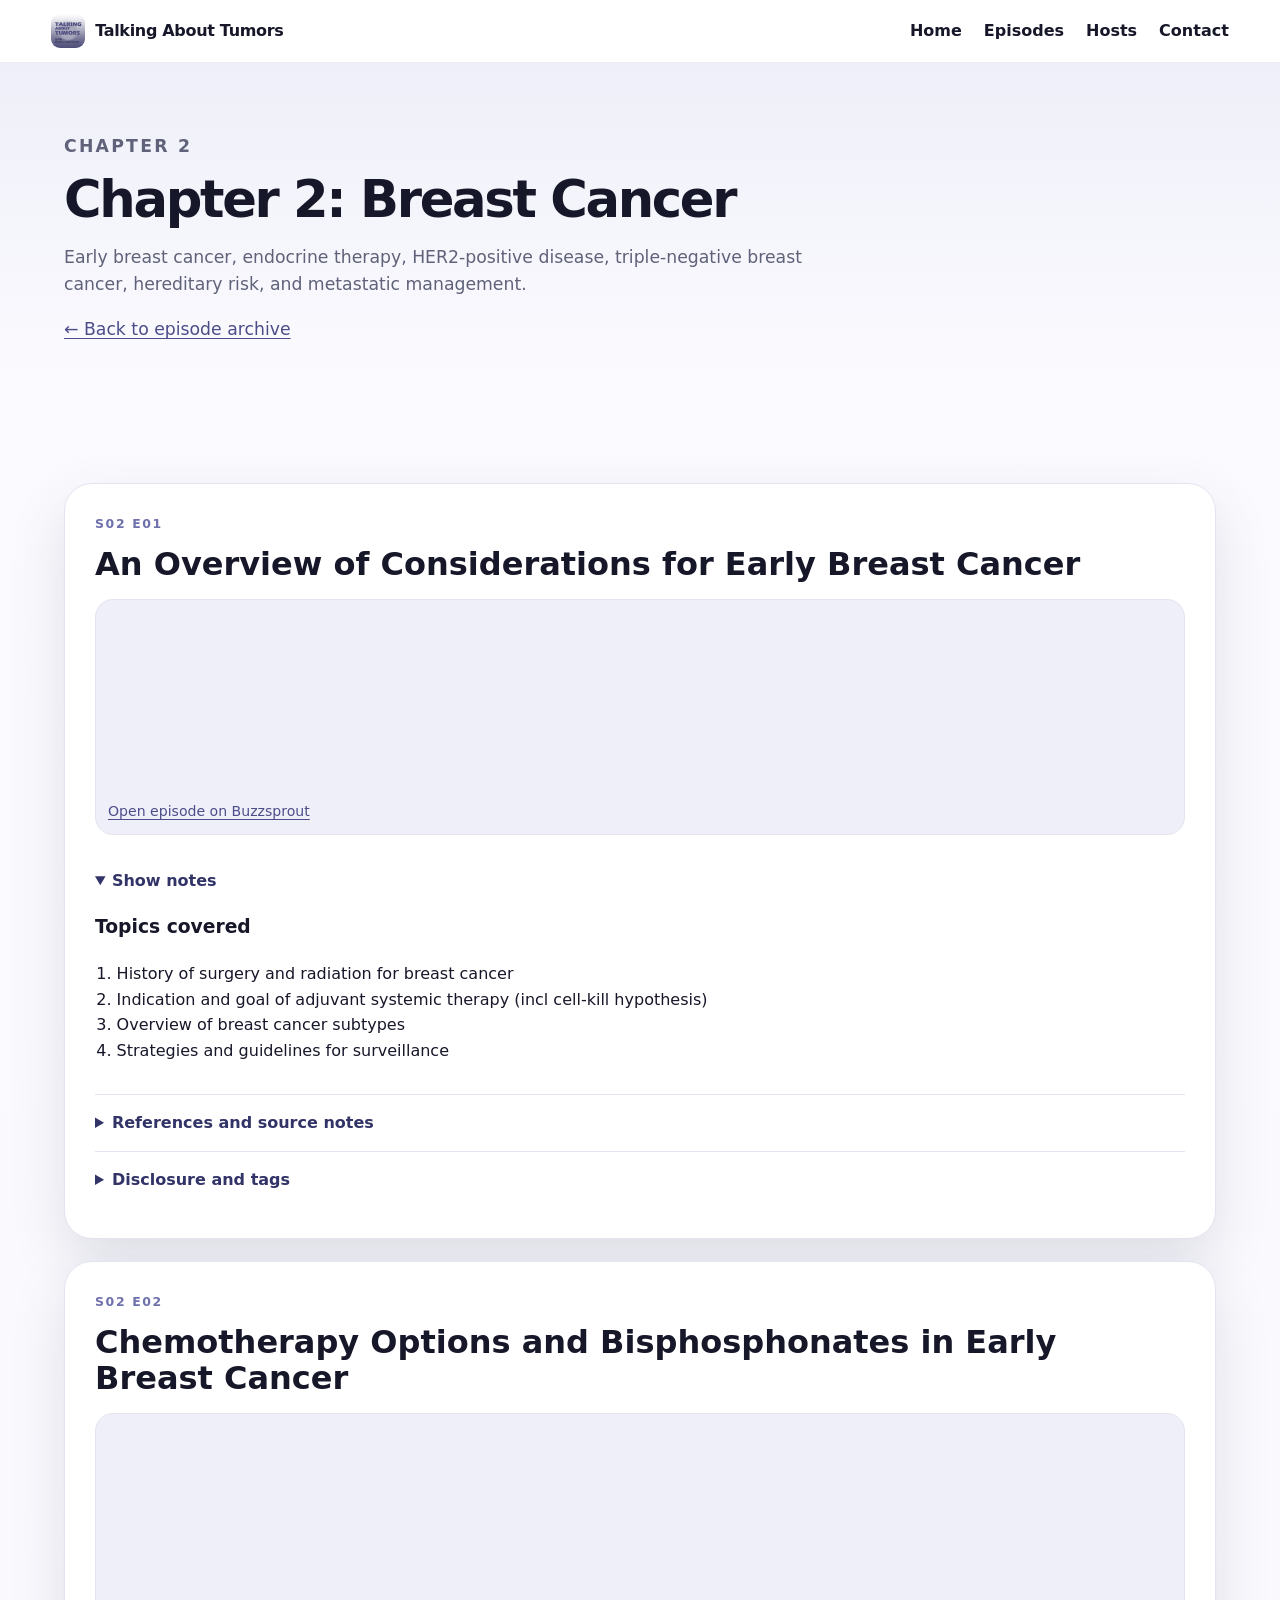
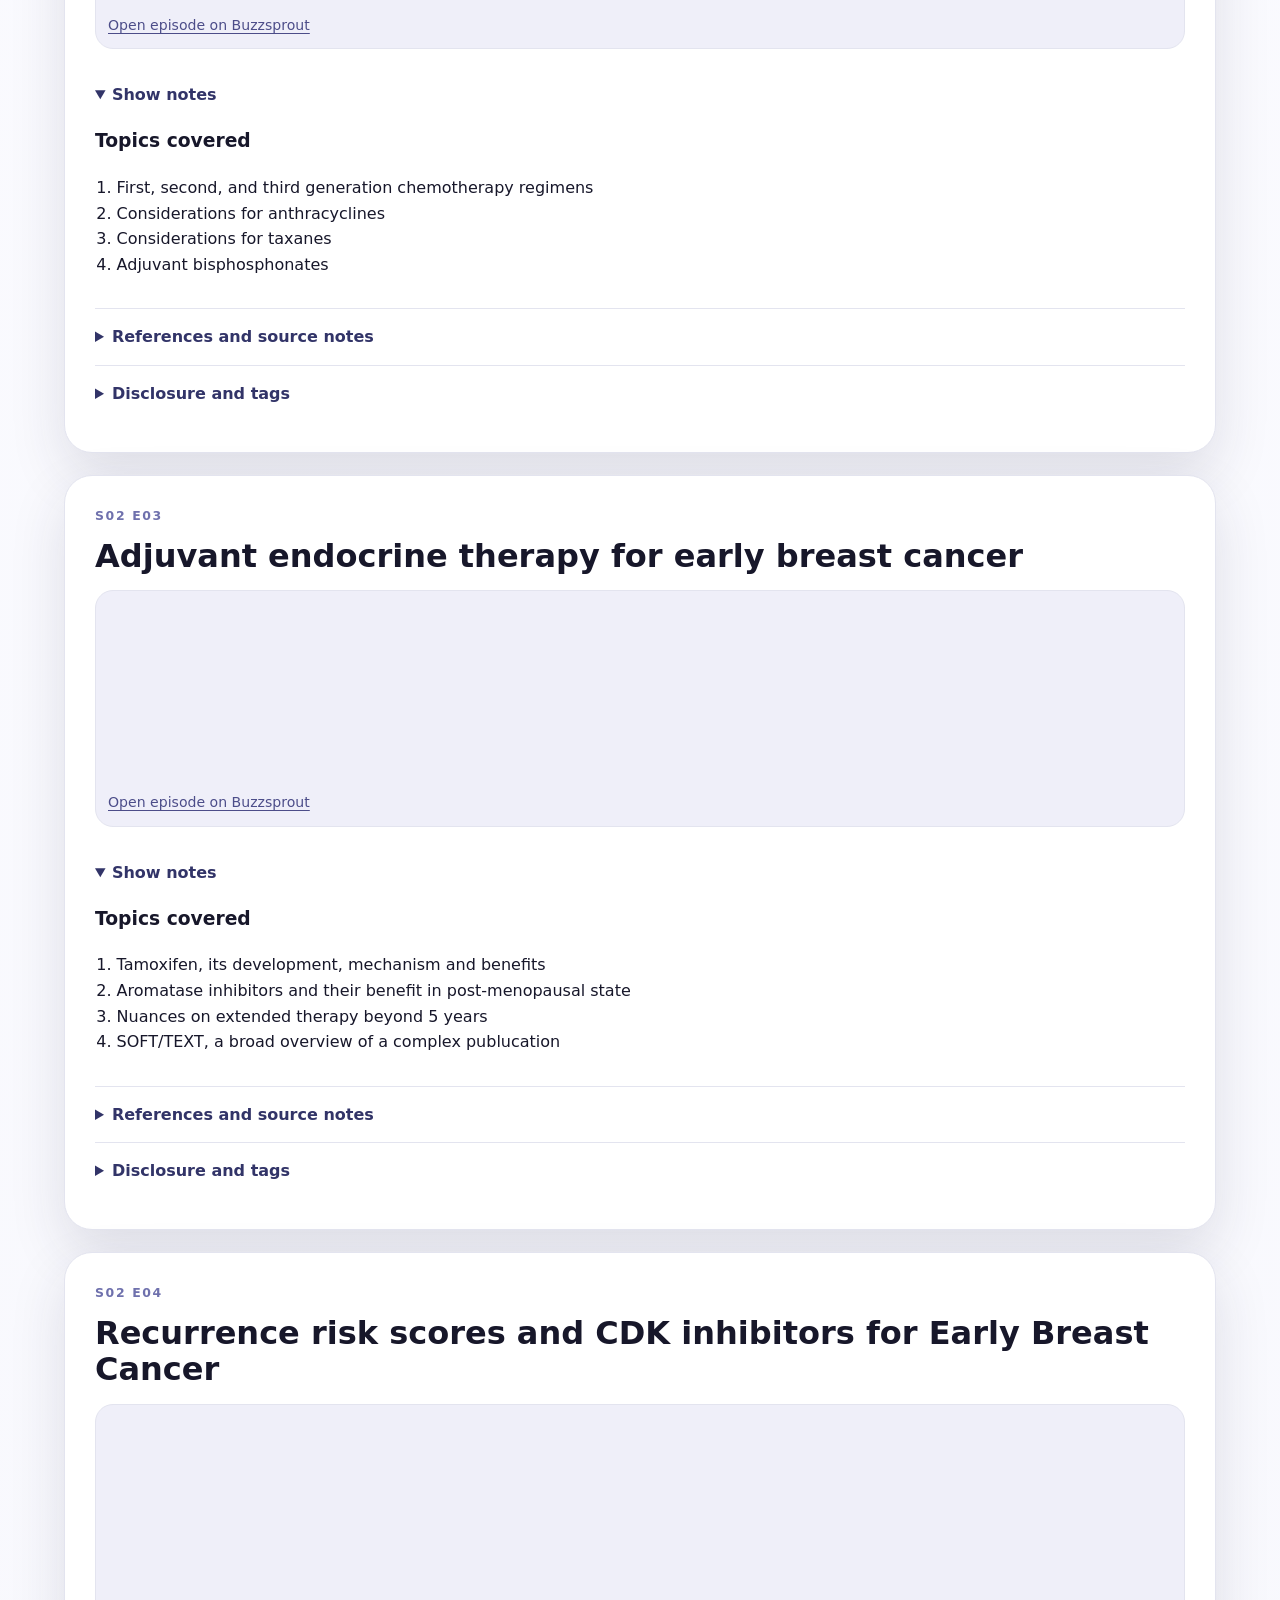
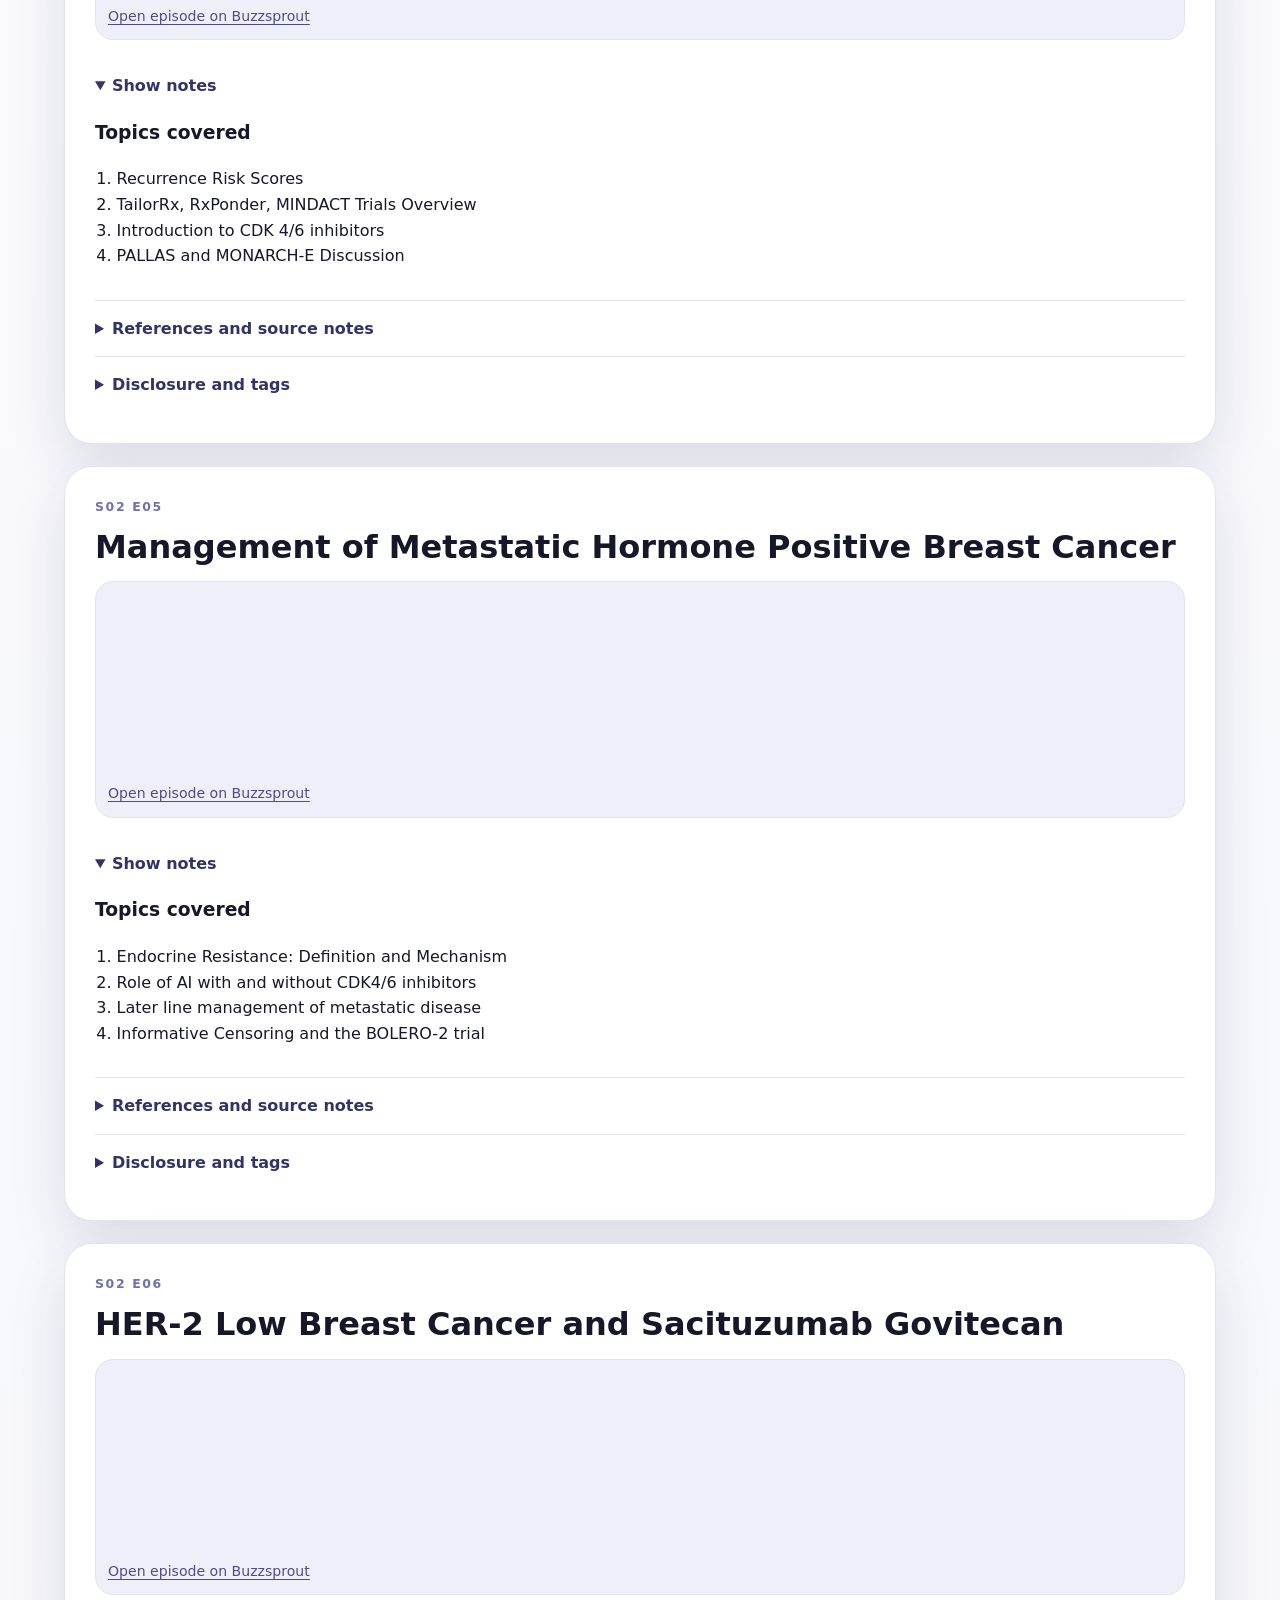
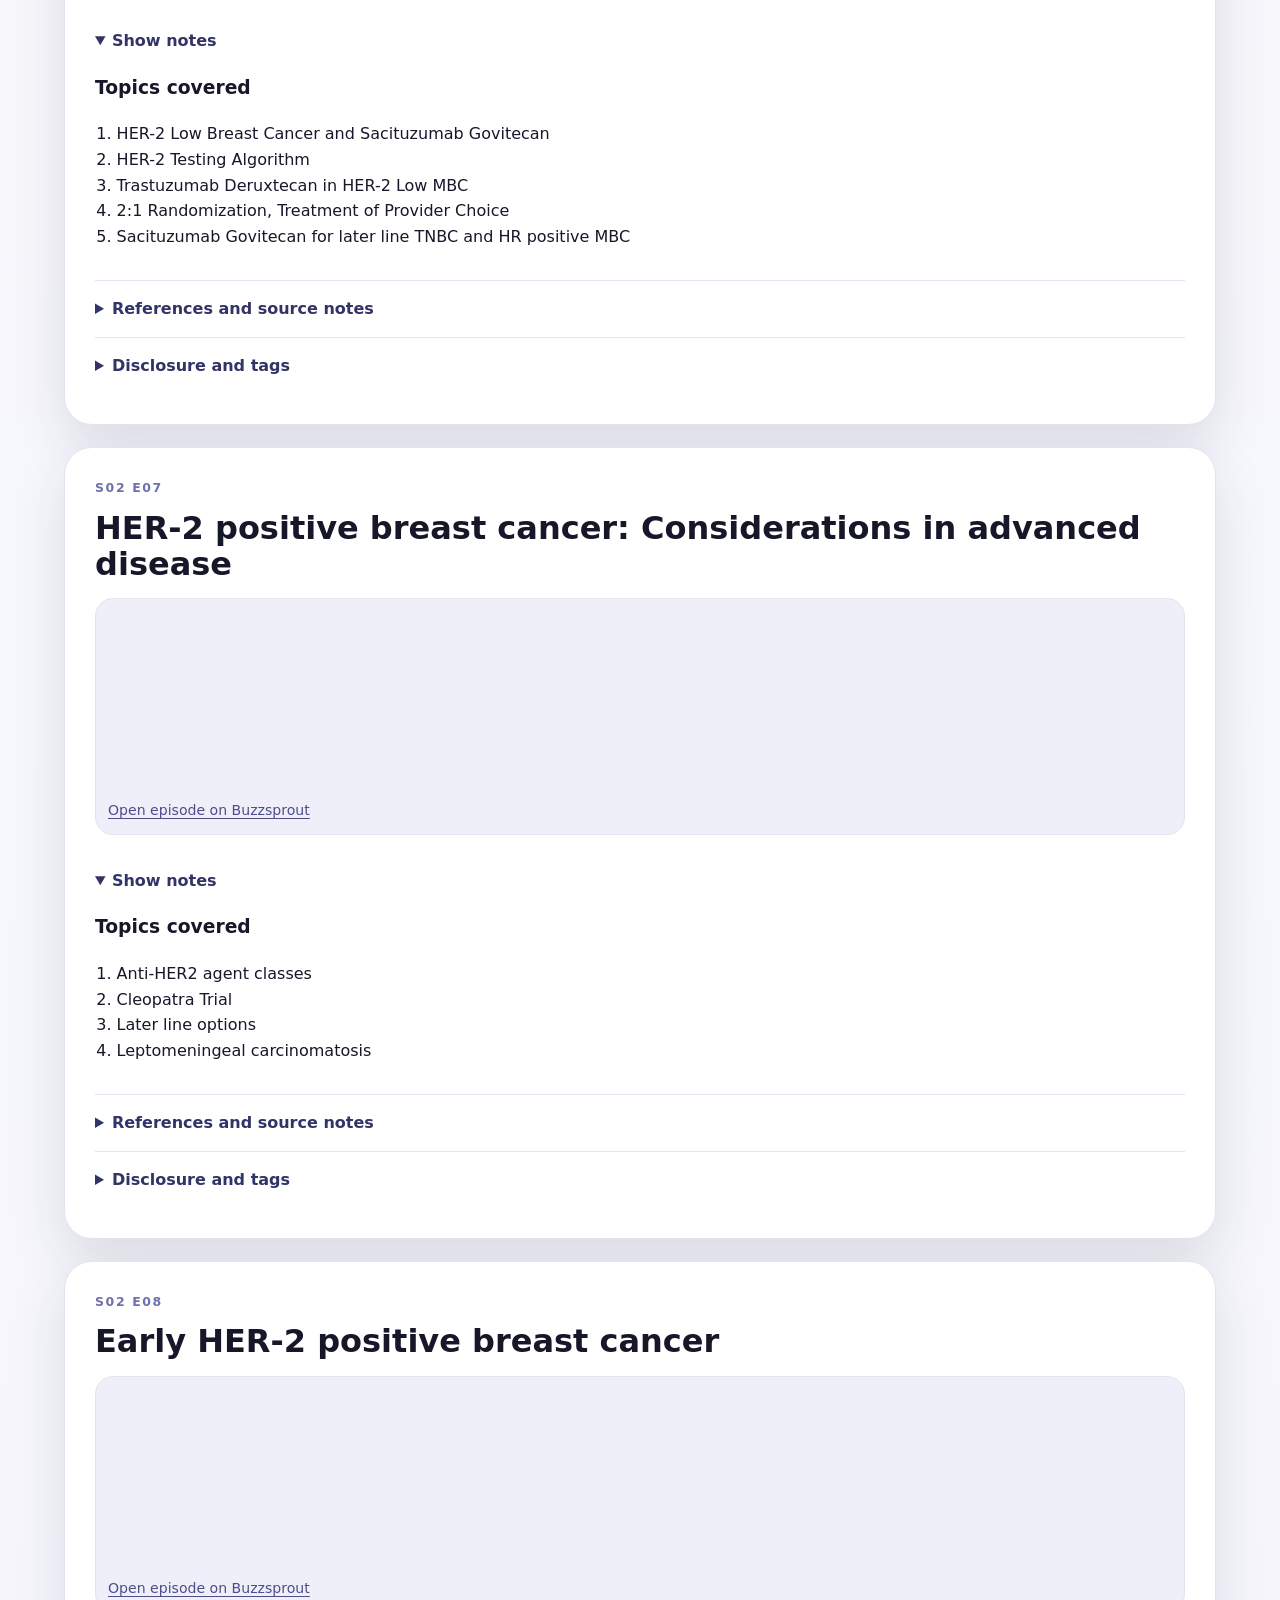
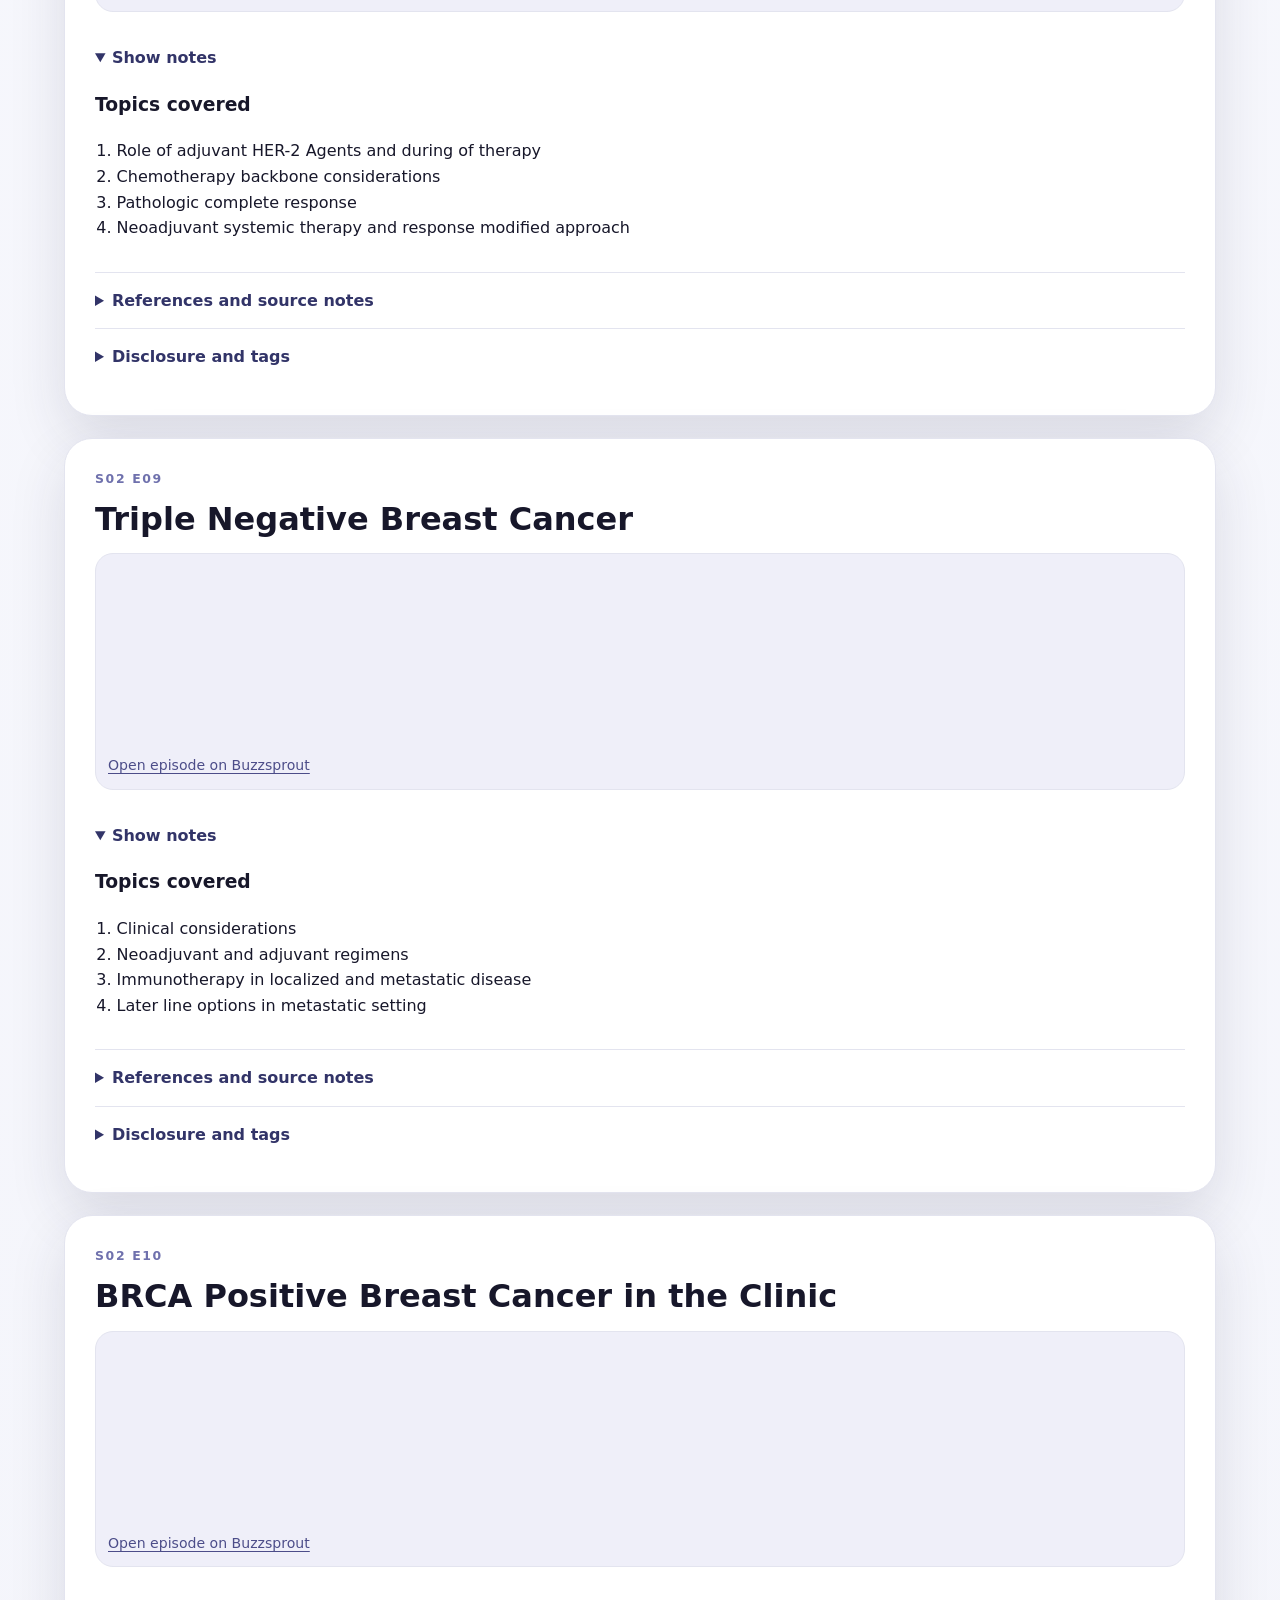
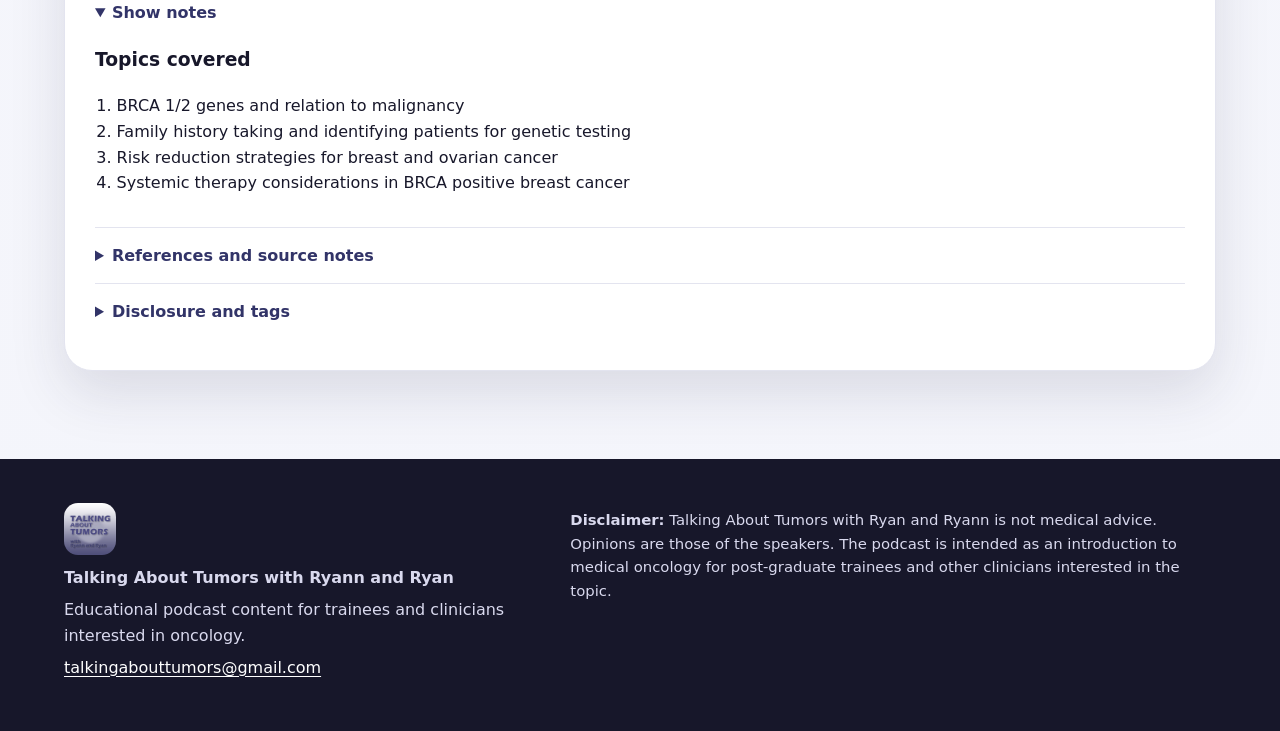
<file: seasons/season-2-breast-cancer.html>
<!DOCTYPE html>

<html lang="en">
<head>
<meta charset="utf-8"/>
<meta content="width=device-width, initial-scale=1" name="viewport"/>
<title>Chapter 2: Breast Cancer | Talking About Tumors</title>
<meta content="Early breast cancer, endocrine therapy, HER2-positive disease, triple-negative breast cancer, hereditary risk, and metastatic management." name="description"/>
<meta content="Chapter 2: Breast Cancer | Talking About Tumors" property="og:title"/>
<meta content="Early breast cancer, endocrine therapy, HER2-positive disease, triple-negative breast cancer, hereditary risk, and metastatic management." property="og:description"/>
<meta content="../assets/og-image.jpg" property="og:image"/>
<meta content="website" property="og:type"/>
<link href="../assets/favicon.png" rel="icon"/>
<link href="../assets/apple-touch-icon.png" rel="apple-touch-icon"/>
<link href="../assets/site.css" rel="stylesheet"/>
</head>
<body class="">
<header class="site-header">
<a class="brand" href="../index.html">
<img alt="" class="brand-mark" src="../assets/favicon.png"/>
<span>Talking About Tumors</span>
</a>
<button aria-expanded="false" aria-label="Open navigation" class="nav-toggle">☰</button>
<nav aria-label="Primary" class="site-nav">
<a href="../index.html">Home</a>
<a href="../episodes.html">Episodes</a>
<a href="../index.html#hosts">Hosts</a>
<a href="../index.html#contact">Contact</a>
</nav>
</header>
<main>
<section class="page-hero"><div class="page-hero-inner"><p class="eyebrow">Chapter 2</p><h1>Chapter 2: Breast Cancer</h1><p>Early breast cancer, endocrine therapy, HER2-positive disease, triple-negative breast cancer, hereditary risk, and metastatic management.</p><p><a href="../episodes.html">← Back to episode archive</a></p></div></section>
<section class="section"><div class="section-inner episode-list">
<article class="episode-card" id="02_01-an-overview-of-considerations-for-early-breast-cancer">
<div class="episode-card-head">
<p class="eyebrow">S02 E01</p>
<h2>An Overview of Considerations for Early Breast Cancer</h2>

</div>
<div class="player-wrap"><iframe frameborder="0" height="200" loading="lazy" scrolling="no" src="https://www.buzzsprout.com/1967731/episodes/11389912?client_source=small_player&amp;iframe=true" title="An Overview of Considerations for Early Breast Cancer" width="100%"></iframe>
<p class="open-link"><a href="https://www.buzzsprout.com/1967731/episodes/11389912" rel="noopener" target="_blank">Open episode on Buzzsprout</a></p></div>
<details open="">
<summary>Show notes</summary>
<div class="show-notes">
<h3>Topics covered</h3>
<ol><li>History of surgery and radiation for breast cancer</li><li>Indication and goal of adjuvant systemic therapy (incl cell-kill hypothesis)</li><li>Overview of breast cancer subtypes</li><li>Strategies and guidelines for surveillance</li></ol>
</div>
</details>
<details>
<summary>References and source notes</summary>
<div class="references">
<p>As always, citations, and sources include education from our respective training programs, the Devita textbook, and Uptodate.com. We highly encourage review of guidelines published by ASCO, ESMO and other organizations at your region of training.</p><p>DeVita, Vincent T., Jr., Theodore S. Lawrence, and Steven A. Rosenberg. Devita, Hellman, and Rosenberg's Cancer: Principles &amp; Practice of Oncology. 10th edition. Philadelphia: Wolters Kluwer, 2015.</p><p>Uptodate.com Waltham, MA: Wolters Kluwer.</p>
<ol><li>1. Bonadonna G, et al. N Engl J Med. 1976;294(8):405-410. <a href="https://doi.org/10.1056/NEJM197602192940801" rel="noopener" target="_blank">doi:10.1056/NEJM197602192940801</a></li><li>2. Giuliano AE, et al. JAMA. 2017;318(10):918-926. <a href="https://doi.org/10.1001/JAMA.2017.11470" rel="noopener" target="_blank">doi:10.1001/JAMA.2017.11470</a></li><li>3. Abe O et al. Lancet. 2005;365(9472):1687-1717. <a href="https://doi.org/10.1016/S0140-6736(05)66544-0" rel="noopener" target="_blank">doi:10.1016/S0140-6736(05)66544-0</a></li><li>4. Albain K et al. The Lancet. 2012;379(9814):432-444. <a href="https://doi.org/10.1016/S0140-6736(11)61625-5" rel="noopener" target="_blank">doi:10.1016/S0140-6736(11)61625-5</a></li><li>5. Asselain B et al. Lancet Oncol. 2018;19(1):27-39. <a href="https://doi.org/10.1016/S1470-2045(17)30777-5" rel="noopener" target="_blank">doi:10.1016/S1470-2045(17)30777-5</a></li><li>6. Predict Breast. Accessed September 25, 2022. <a href="https://breast.predict.nhs.uk/" rel="noopener" target="_blank">https://breast.predict.nhs.uk/</a></li><li>7. Masuda N et al. NEJM. 2017;376(22):2147-2159. <a href="https://doi.org/10.1056/NEJMOA1612645" rel="noopener" target="_blank">doi:10.1056/NEJMOA1612645</a></li><li>8. Berruti A et al J Clin Oncol. 2014;32(34):3883-3891. <a href="https://doi.org/10.1200/JCO.2014.55.2836" rel="noopener" target="_blank">doi:10.1200/JCO.2014.55.2836</a></li><li>9. von Minckwitz G et al. J Clin Oncol. 2012;30(15):1796-1804. <a href="https://doi.org/10.1200/JCO.2011.38.8595" rel="noopener" target="_blank">doi:10.1200/JCO.2011.38.8595</a></li><li>10. Henry NL et al. J Clin Oncol. 2019;37(22):1965-1977. <a href="https://doi.org/10.1200/JCO.19.00948" rel="noopener" target="_blank">doi:10.1200/JCO.19.00948</a></li><li>11. von Minckwitz G et al. NEJM. 2019;380(7):617-628. <a href="https://doi.org/10.1056/NEJMOA1814017" rel="noopener" target="_blank">doi:10.1056/NEJMOA1814017</a></li><li>12. Mukherjee Siddhartha. The emperor of all maladies : a biography of cancer. Published 2010.</li><li>13. Harris LN et al. J Clin Oncol. 2016;34(10):1134-1150. <a href="https://doi.org/10.1200/JCO.2015.65.2289" rel="noopener" target="_blank">doi:10.1200/JCO.2015.65.2289</a></li></ol>
</div>
</details>
<details>
<summary>Disclosure and tags</summary>
<p>Talking about Tumors with Ryan and Ryann is not medical advice. We have received no funding in relation to the information discussed within this episode and have no financial conflicts of interest to disclose. All opinions are those of whoever stated them. We have compiled this podcast to serve as an introduction to the field of medical oncology for post-graduate trainees interested in the topic.</p>
<p class="tags"><strong>Tags:</strong> Hematology/Oncology, evidence based medicine, education, chemotherapy, immunotherapy, medical oncology</p>
</details>
</article>
<article class="episode-card" id="02_02-chemotherapy-options-and-bisphosphonates-in-early-breast-cancer">
<div class="episode-card-head">
<p class="eyebrow">S02 E02</p>
<h2>Chemotherapy Options and Bisphosphonates in Early Breast Cancer</h2>

</div>
<div class="player-wrap"><iframe frameborder="0" height="200" loading="lazy" scrolling="no" src="https://www.buzzsprout.com/1967731/episodes/11476299?client_source=small_player&amp;iframe=true" title="Chemotherapy Options and Bisphosphonates in Early Breast Cancer" width="100%"></iframe>
<p class="open-link"><a href="https://www.buzzsprout.com/1967731/episodes/11476299" rel="noopener" target="_blank">Open episode on Buzzsprout</a></p></div>
<details open="">
<summary>Show notes</summary>
<div class="show-notes">
<h3>Topics covered</h3>
<ol><li>First, second, and third generation chemotherapy regimens</li><li>Considerations for anthracyclines</li><li>Considerations for taxanes</li><li>Adjuvant bisphosphonates</li></ol>
</div>
</details>
<details>
<summary>References and source notes</summary>
<div class="references">
<p>As always, citations, and sources include education from our respective training programs, the Devita textbook, and Uptodate.com. We highly encourage review of guidelines published by ASCO, ESMO and other organizations local to your practice.</p><p>DeVita, Vincent T., Jr., Theodore S. Lawrence, and Steven A. Rosenberg. Devita, Hellman, and Rosenberg's Cancer: Principles &amp; Practice of Oncology. 10th edition. Philadelphia: Wolters Kluwer, 2015.</p><p>Uptodate.com Waltham, MA: Wolters Kluwer.</p>
<ol><li>1. Budd GT et al. J Clin Oncol. 2015;33(1):58-64. <a href="https://doi.org/10.1200/JCO.2014.56.3296" rel="noopener" target="_blank">doi:10.1200/JCO.2014.56.3296</a></li><li>2. Citron ML et al. J Clin Oncol. 2003;21(8):1431-1439. <a href="https://doi.org/10.1200/JCO.2003.09.081" rel="noopener" target="_blank">doi:10.1200/JCO.2003.09.081</a></li><li>3. Anampa J, Makower D, Sparano JA. BMC Med. 2015;13(1). <a href="https://doi.org/10.1186/S12916-015-0439-8" rel="noopener" target="_blank">doi:10.1186/S12916-015-0439-8</a></li><li>4. Sparano JA et al. J Clin Oncol. 2015;33(21):2353-2360. <a href="https://doi.org/10.1200/JCO.2015.60.9271" rel="noopener" target="_blank">doi:10.1200/JCO.2015.60.9271</a></li><li>5. Coleman R et al. Lancet. 2015;386(10001):1353-1361. <a href="https://doi.org/10.1016/S0140-6736(15)60908-4" rel="noopener" target="_blank">doi:10.1016/S0140-6736(15)60908-4</a></li><li>6. Gray R et al. Lancet. 2019;393(10179):1440-1452. <a href="https://doi.org/10.1016/S0140-6736(18)33137-4" rel="noopener" target="_blank">doi:10.1016/S0140-6736(18)33137-4</a></li><li>7. Abe O et al. Lancet. 2005;365(9472):1687-1717. <a href="https://doi.org/10.1016/S0140-6736(05)66544-0" rel="noopener" target="_blank">doi:10.1016/S0140-6736(05)66544-0</a></li><li>8. Albain K et al. Lancet. 2012;379(9814):432. <a href="https://doi.org/10.1016/S0140-6736(11)61625-5" rel="noopener" target="_blank">doi:10.1016/S0140-6736(11)61625-5</a></li></ol>
</div>
</details>
<details>
<summary>Disclosure and tags</summary>
<p>Talking about Tumors with Ryan and Ryann is not medical advice. We have received no funding in relation to the information discussed within this episode and have no financial conflicts of interest to disclose. All opinions are those of whoever stated them. We have compiled this podcast to serve as an introduction to the field of medical oncology for post-graduate trainees interested in the topic.</p>
<p class="tags"><strong>Tags:</strong> Hematology/Oncology, evidence based medicine, education, chemotherapy, immunotherapy, medical oncology</p>
</details>
</article>
<article class="episode-card" id="02_03-adjuvant-endocrine-therapy-for-early-breast-cancer">
<div class="episode-card-head">
<p class="eyebrow">S02 E03</p>
<h2>Adjuvant endocrine therapy for early breast cancer</h2>

</div>
<div class="player-wrap"><iframe frameborder="0" height="200" loading="lazy" scrolling="no" src="https://www.buzzsprout.com/1967731/episodes/11591643?client_source=small_player&amp;iframe=true" title="Adjuvant endocrine therapy for early breast cancer" width="100%"></iframe>
<p class="open-link"><a href="https://www.buzzsprout.com/1967731/episodes/11591643" rel="noopener" target="_blank">Open episode on Buzzsprout</a></p></div>
<details open="">
<summary>Show notes</summary>
<div class="show-notes">
<h3>Topics covered</h3>
<ol><li>Tamoxifen, its development, mechanism and benefits</li><li>Aromatase inhibitors and their benefit in post-menopausal state</li><li>Nuances on extended therapy beyond 5 years</li><li>SOFT/TEXT, a broad overview of a complex publucation</li></ol>
</div>
</details>
<details>
<summary>References and source notes</summary>
<div class="references">
<p>As always, citations, and sources include education from our respective training programs, the Devita textbook, and Uptodate.com. We highly encourage review of guidelines published by ASCO, ESMO and other organizations local to your practice.</p><p>DeVita, Vincent T., Jr., Theodore S. Lawrence, and Steven A. Rosenberg. Devita, Hellman, and Rosenberg's Cancer: Principles &amp; Practice of Oncology. 10th edition. Philadelphia: Wolters Kluwer, 2015.</p><p>Uptodate.com Waltham, MA: Wolters Kluwer.</p>
<ol><li>1. Pagani O et al.. NEJM. 2014;371(2):107-118. <a href="https://doi.org/10.1056/NEJMOA1404037" rel="noopener" target="_blank">doi:10.1056/NEJMOA1404037</a></li><li>2. Francis PA et al. NEJM. 2018;379(2):122-137. <a href="https://doi.org/10.1056/NEJMOA1803164" rel="noopener" target="_blank">doi:10.1056/NEJMOA1803164</a></li><li>3. Gnant M et al. NEJM. 2021;385(5):395-405. <a href="https://doi.org/10.1056/NEJMOA2104162" rel="noopener" target="_blank">doi:10.1056/NEJMOA2104162</a></li><li>4. Cuzick J et al. Lancet Oncol. 2010;11(12):1135-1141. <a href="https://doi.org/10.1016/S1470-2045(10)70257-6" rel="noopener" target="_blank">doi:10.1016/S1470-2045(10)70257-6</a></li><li>5. Regan MM et al. Lancet Oncol. 2011;12(12):1101-1108. <a href="https://doi.org/10.1016/S1470-2045(11)70270-4" rel="noopener" target="_blank">doi:10.1016/S1470-2045(11)70270-4</a></li><li>6. Davies C et al.. The Lancet. 2013;381(9869):805-816. <a href="https://doi.org/10.1016/S0140-6736(12)61963-1" rel="noopener" target="_blank">doi:10.1016/S0140-6736(12)61963-1</a></li><li>7. Goss PE et al. NEJM. 2016;375(3):209-219. <a href="https://doi.org/10.1056/NEJMOA1604700" rel="noopener" target="_blank">doi:10.1056/NEJMOA1604700</a></li><li>8. Goss PE et al. J Natl Cancer Inst. 2005;97(17):1262-1271. <a href="https://doi.org/10.1093/JNCI/DJI250" rel="noopener" target="_blank">doi:10.1093/JNCI/DJI250</a></li><li>9. Abe O et al. The Lancet. 2011;378(9793):771-784. <a href="https://doi.org/10.1016/S0140-6736(11)60993-8" rel="noopener" target="_blank">doi:10.1016/S0140-6736(11)60993-8</a></li><li>10. Jordan VC. A Breast Cancer Research. 2003;5(6):294. <a href="https://doi.org/10.1186/BCR656" rel="noopener" target="_blank">doi:10.1186/BCR656</a></li></ol>
</div>
</details>
<details>
<summary>Disclosure and tags</summary>
<p>Talking about Tumors with Ryan and Ryann is not medical advice. We have received no funding in relation to the information discussed within this episode and have no financial conflicts of interest to disclose. All opinions are those of whoever stated them. We have compiled this podcast to serve as an introduction to the field of medical oncology for post-graduate trainees interested in the topic.</p>
<p class="tags"><strong>Tags:</strong> Hematology/Oncology, evidence based medicine, education, chemotherapy, immunotherapy, medical oncology</p>
</details>
</article>
<article class="episode-card" id="02_04-recurrence-risk-scores-and-cdk-inhibitors-for-early-breast-cancer">
<div class="episode-card-head">
<p class="eyebrow">S02 E04</p>
<h2>Recurrence risk scores and CDK inhibitors for Early Breast Cancer</h2>

</div>
<div class="player-wrap"><iframe frameborder="0" height="200" loading="lazy" scrolling="no" src="https://www.buzzsprout.com/1967731/episodes/11724798?client_source=small_player&amp;iframe=true" title="Recurrence risk scores and CDK inhibitors for Early Breast Cancer" width="100%"></iframe>
<p class="open-link"><a href="https://www.buzzsprout.com/1967731/episodes/11724798" rel="noopener" target="_blank">Open episode on Buzzsprout</a></p></div>
<details open="">
<summary>Show notes</summary>
<div class="show-notes">
<h3>Topics covered</h3>
<ol><li>Recurrence Risk Scores</li><li>TailorRx, RxPonder, MINDACT Trials Overview</li><li>Introduction to CDK 4/6 inhibitors</li><li>PALLAS and MONARCH-E Discussion</li></ol>
</div>
</details>
<details>
<summary>References and source notes</summary>
<div class="references">
<p>As always, citations, and sources include education from our respective training programs, the Devita textbook, and Uptodate.com. We highly encourage review of guidelines published by ASCO, ESMO and other organizations local to your practice.</p><p>DeVita, Vincent T., Jr., Theodore S. Lawrence, and Steven A. Rosenberg. Devita, Hellman, and Rosenberg's Cancer: Principles &amp; Practice of Oncology. 10th edition. Philadelphia: Wolters Kluwer, 2015.</p><p>Uptodate.com Waltham, MA: Wolters Kluwer.</p>
<ol><li>1. Johnston SRD et al. JCO. 2020;38(34):3987-3998. <a href="https://doi.org/10.1200/JCO.20.02514" rel="noopener" target="_blank">doi:10.1200/JCO.20.02514</a></li><li>2. Harbeck N et al. Ann Oncol. 2021;32(12):1571-1581. <a href="https://doi.org/10.1016/J.ANNONC.2021.09.015" rel="noopener" target="_blank">doi:10.1016/J.ANNONC.2021.09.015</a></li><li>3. Mayer EL et al. Lancet Oncol. 2021;22(2):212-222. <a href="https://doi.org/10.1016/S1470-2045(20)30642-2" rel="noopener" target="_blank">doi:10.1016/S1470-2045(20)30642-2</a></li><li>4. Cardoso F et al. NEJM. 2016;375(8):717-729. <a href="https://doi.org/10.1056/NEJMOA1602253" rel="noopener" target="_blank">doi:10.1056/NEJMOA1602253</a></li><li>5. Kalinsky K et al. NEJM. 2021;385(25):2336-2347. <a href="https://doi.org/10.1056/NEJMOA2108873" rel="noopener" target="_blank">doi:10.1056/NEJMOA2108873</a></li><li>6. Sparano JA et al. NEJM. 2019;380(25):2395-2405. <a href="https://doi.org/10.1056/NEJMOA1904819" rel="noopener" target="_blank">doi:10.1056/NEJMOA1904819</a></li><li>7. Paik S et al. JCO. 2006;24(23):3726-3734. <a href="https://doi.org/10.1200/JCO.2005.04.7985" rel="noopener" target="_blank">doi:10.1200/JCO.2005.04.7985</a></li></ol>
</div>
</details>
<details>
<summary>Disclosure and tags</summary>
<p>Talking about Tumors with Ryan and Ryann is not medical advice. We have received no funding in relation to the information discussed within this episode and have no financial conflicts of interest to disclose. All opinions are those of whoever stated them. We have compiled this podcast to serve as an introduction to the field of medical oncology for post-graduate trainees interested in the topic.</p>
<p class="tags"><strong>Tags:</strong> Hematology/Oncology, evidence based medicine, education, chemotherapy, immunotherapy, medical oncology</p>
</details>
</article>
<article class="episode-card" id="02_05-management-of-metastatic-hormone-positive-breast-cancer">
<div class="episode-card-head">
<p class="eyebrow">S02 E05</p>
<h2>Management of Metastatic Hormone Positive Breast Cancer</h2>

</div>
<div class="player-wrap"><iframe frameborder="0" height="200" loading="lazy" scrolling="no" src="https://www.buzzsprout.com/1967731/episodes/11819949?client_source=small_player&amp;iframe=true" title="Management of Metastatic Hormone Positive Breast Cancer" width="100%"></iframe>
<p class="open-link"><a href="https://www.buzzsprout.com/1967731/episodes/11819949" rel="noopener" target="_blank">Open episode on Buzzsprout</a></p></div>
<details open="">
<summary>Show notes</summary>
<div class="show-notes">
<h3>Topics covered</h3>
<ol><li>Endocrine Resistance: Definition and Mechanism</li><li>Role of AI with and without CDK4/6 inhibitors</li><li>Later line management of metastatic disease</li><li>Informative Censoring and the BOLERO-2 trial</li></ol>
</div>
</details>
<details>
<summary>References and source notes</summary>
<div class="references">
<p>As always, citations, and sources include education from our respective training programs, the Devita textbook, and Uptodate.com. We highly encourage review of guidelines published by ASCO, ESMO and other organizations local to your practice.</p><p>DeVita, Vincent T., Jr., Theodore S. Lawrence, and Steven A. Rosenberg. Devita, Hellman, and Rosenberg's Cancer: Principles &amp; Practice of Oncology. 10th edition. Philadelphia: Wolters Kluwer, 2015.</p><p>Uptodate.com Waltham, MA: Wolters Kluwer.</p>
<ol><li>1. Tannock I et al. Ann Oncol. 2020;31(3):331-333. <a href="https://doi.org/10.1016/J.ANNONC.2019.11.017" rel="noopener" target="_blank">doi:10.1016/J.ANNONC.2019.11.017</a></li><li>2. André F et al. NEJM. 2019;380(20):1929-1940. <a href="https://doi.org/10.1056/NEJMOA1813904" rel="noopener" target="_blank">doi:10.1056/NEJMOA1813904</a></li><li>3. Tannock IF et al.. Annals of Oncology. 2014;25(10):2096. <a href="https://doi.org/10.1093/annonc/mdu371" rel="noopener" target="_blank">doi:10.1093/annonc/mdu371</a></li><li>4. Piccart M et al. Ann Oncol. 2014;25(12):2357-2362. <a href="https://doi.org/10.1093/ANNONC/MDU456" rel="noopener" target="_blank">doi:10.1093/ANNONC/MDU456</a></li><li>5. Baselga J et al. NEJM. 2012;366(6):520-529. <a href="https://doi.org/10.1056/NEJMOA1109653" rel="noopener" target="_blank">doi:10.1056/NEJMOA1109653</a></li><li>6. Gao JJ et al. Lancet Oncol. 2020;21(2):250-260. <a href="https://doi.org/10.1016/S1470-2045(19)30804-6" rel="noopener" target="_blank">doi:10.1016/S1470-2045(19)30804-6</a></li><li>7. Howie LJ et al. JCO. 2019;37(36):3475-3483. <a href="https://doi.org/10.1200/JCO.18.02217" rel="noopener" target="_blank">doi:10.1200/JCO.18.02217</a></li><li>8. Im SA et al. NEJM. 2019;381(4):307-316. <a href="https://doi.org/10.1056/NEJMOA1903765" rel="noopener" target="_blank">doi:10.1056/NEJMOA1903765</a></li><li>9. Hortobagyi GN et al. NEJM. 2022;386(10):942-950. <a href="https://doi.org/10.1056/NEJMOA2114663" rel="noopener" target="_blank">doi:10.1056/NEJMOA2114663</a></li><li>10. Finn RS et al. NEJM. 2016;375(20):1925-1936. <a href="https://doi.org/10.1056/NEJMOA1607303" rel="noopener" target="_blank">doi:10.1056/NEJMOA1607303</a></li><li>11. Turner NC et al. NEJM. 2018;379(20):1926-1936. <a href="https://doi.org/10.1056/NEJMOA1810527" rel="noopener" target="_blank">doi:10.1056/NEJMOA1810527</a></li><li>12. Robertson JFR et al. Lancet. 2016;388(10063):2997-3005. <a href="https://doi.org/10.1016/S0140-6736(16)32389-3" rel="noopener" target="_blank">doi:10.1016/S0140-6736(16)32389-3</a></li><li>13. Mauri D et al. J Natl Cancer Inst. 2006;98(18):1285-1291. <a href="https://doi.org/10.1093/JNCI/DJJ357" rel="noopener" target="_blank">doi:10.1093/JNCI/DJJ357</a></li><li>14. Lindström LS et al. JCO. 2012;30(21):2601-2608. <a href="https://doi.org/10.1200/JCO.2011.37.2482" rel="noopener" target="_blank">doi:10.1200/JCO.2011.37.2482</a></li><li>15. Mouridsen H et al. JCO. 2001;19(10):2596-2606. <a href="https://doi.org/10.1200/JCO.2001.19.10.2596" rel="noopener" target="_blank">doi:10.1200/JCO.2001.19.10.2596</a></li></ol>
</div>
</details>
<details>
<summary>Disclosure and tags</summary>
<p>Talking about Tumors with Ryan and Ryann is not medical advice. We have received no funding in relation to the information discussed within this episode and have no financial conflicts of interest to disclose. All opinions are those of whoever stated them. We have compiled this podcast to serve as an introduction to the field of medical oncology for post-graduate trainees interested in the topic.</p>
<p class="tags"><strong>Tags:</strong> Hematology/Oncology, evidence based medicine, education, chemotherapy, immunotherapy, medical oncology</p>
</details>
</article>
<article class="episode-card" id="02_06-her-2-low-breast-cancer-and-sacituzumab-govitecan">
<div class="episode-card-head">
<p class="eyebrow">S02 E06</p>
<h2>HER-2 Low Breast Cancer and Sacituzumab Govitecan</h2>

</div>
<div class="player-wrap"><iframe frameborder="0" height="200" loading="lazy" scrolling="no" src="https://www.buzzsprout.com/1967731/episodes/11947850?client_source=small_player&amp;iframe=true" title="HER-2 Low Breast Cancer and Sacituzumab Govitecan" width="100%"></iframe>
<p class="open-link"><a href="https://www.buzzsprout.com/1967731/episodes/11947850" rel="noopener" target="_blank">Open episode on Buzzsprout</a></p></div>
<details open="">
<summary>Show notes</summary>
<div class="show-notes">
<h3>Topics covered</h3>
<ol><li>HER-2 Low Breast Cancer and Sacituzumab Govitecan</li><li>HER-2 Testing Algorithm</li><li>Trastuzumab Deruxtecan in HER-2 Low MBC</li><li>2:1 Randomization, Treatment of Provider Choice</li><li>Sacituzumab Govitecan for later line TNBC and HR positive MBC</li></ol>
</div>
</details>
<details>
<summary>References and source notes</summary>
<div class="references">
<p>As always, citations, and sources include education from our respective training programs, the Devita textbook, and Uptodate.com. We highly encourage review of guidelines published by ASCO, ESMO and other organizations local to your practice.</p><p>DeVita, Vincent T., Jr., Theodore S. Lawrence, and Steven A. Rosenberg. Devita, Hellman, and Rosenberg's Cancer: Principles &amp; Practice of Oncology. 10th edition. Philadelphia: Wolters Kluwer, 2015.</p><p>Uptodate.com Waltham, MA: Wolters Kluwer.</p>
<ol><li>1. Wolff A et al. JCO. 2018;36(20):2105-2122. <a href="https://doi.org/10.1200/JCO.2018.77.8738" rel="noopener" target="_blank">doi:10.1200/JCO.2018.77.8738</a></li><li>2. Modi S et al. NEJM. 2022;387(1):9-20. <a href="https://doi.org/10.1056/NEJMOA2203690" rel="noopener" target="_blank">doi:10.1056/NEJMOA2203690</a></li><li>3. BardiaI A et al. NEJM. 2021;384:1529-1541. <a href="https://doi.org/10.1056/NEJMOA2028485" rel="noopener" target="_blank">doi:10.1056/NEJMOA2028485</a></li><li>4. Rugo H et al. JCO. Published online Aug 26, 2022 . <a href="https://doi.org/10.1200/JCO.22.01002" rel="noopener" target="_blank">doi:10.1200/JCO.22.01002</a></li><li>5. Rugo H et al. Ann Oncol. 2022;33(suppl_7):S808-S869. <a href="https://doi.org/10.1016/annonc/annonc1089" rel="noopener" target="_blank">doi:10.1016/annonc/annonc1089</a></li></ol>
</div>
</details>
<details>
<summary>Disclosure and tags</summary>
<p>Talking about Tumors with Ryan and Ryann is not medical advice. We have received no funding in relation to the information discussed within this episode and have no financial conflicts of interest to disclose. All opinions are those of whoever stated them. We have compiled this podcast to serve as an introduction to the field of medical oncology for post-graduate trainees interested in the topic.</p>
<p class="tags"><strong>Tags:</strong> Hematology/Oncology, evidence based medicine, education, chemotherapy, immunotherapy, medical oncology</p>
</details>
</article>
<article class="episode-card" id="02_07-her-2-positive-breast-cancer-considerations-in-advanced-disease">
<div class="episode-card-head">
<p class="eyebrow">S02 E07</p>
<h2>HER-2 positive breast cancer: Considerations in advanced disease</h2>

</div>
<div class="player-wrap"><iframe frameborder="0" height="200" loading="lazy" scrolling="no" src="https://www.buzzsprout.com/1967731/episodes/12074552?client_source=small_player&amp;iframe=true" title="HER-2 positive breast cancer: Considerations in advanced disease" width="100%"></iframe>
<p class="open-link"><a href="https://www.buzzsprout.com/1967731/episodes/12074552" rel="noopener" target="_blank">Open episode on Buzzsprout</a></p></div>
<details open="">
<summary>Show notes</summary>
<div class="show-notes">
<h3>Topics covered</h3>
<ol><li>Anti-HER2 agent classes</li><li>Cleopatra Trial</li><li>Later line options</li><li>Leptomeningeal carcinomatosis</li></ol>
</div>
</details>
<details>
<summary>References and source notes</summary>
<div class="references">
<p>As always, citations, and sources include education from our respective training programs, the Devita textbook, and Uptodate.com. We highly encourage review of guidelines published by ASCO, ESMO and other organizations local to your practice.</p><p>DeVita, Vincent T., Jr., Theodore S. Lawrence, and Steven A. Rosenberg. Devita, Hellman, and Rosenberg's Cancer: Principles &amp; Practice of Oncology. 10th edition. Philadelphia: Wolters Kluwer, 2015.</p><p>Uptodate.com Waltham, MA: Wolters Kluwer.</p>
<ol><li>1. Dawood S et al. NEJM. 2001;344(11):783-792. <a href="https://doi.org/10.1056/NEJM200103153441101" rel="noopener" target="_blank">doi:10.1056/NEJM200103153441101</a></li><li>3. Baselga J et al. NEJM. 2012;366(2):109-119. <a href="https://doi.org/10.1056/NEJMOA1113216" rel="noopener" target="_blank">doi:10.1056/NEJMOA1113216</a></li><li>4. Swain SM et al. NEJM. 2015;372(8):724-734. <a href="https://doi.org/10.1056/NEJMOA1413513" rel="noopener" target="_blank">doi:10.1056/NEJMOA1413513</a></li><li>5. Verma S et al. T. NEJM. 2012;367(19):1783-1791. <a href="https://doi.org/10.1056/NEJMOA1209124" rel="noopener" target="_blank">doi:10.1056/NEJMOA1209124</a></li><li>6. Cortés J et al. NEJM. 2022;386(12):1143-1154. <a href="https://doi.org/10.1056/NEJMOA2115022" rel="noopener" target="_blank">doi:10.1056/NEJMOA2115022</a></li><li>7. Krop IE et al. Lancet Oncol. 2017;18(6):743-754. <a href="https://doi.org/10.1016/S1470-2045(17)30313-3" rel="noopener" target="_blank">doi:10.1016/S1470-2045(17)30313-3</a></li><li>8. Murthy RK et al. NEJM. 2020;382(7):597-609. <a href="https://doi.org/10.1056/NEJMOA1914609" rel="noopener" target="_blank">doi:10.1056/NEJMOA1914609</a></li></ol>
</div>
</details>
<details>
<summary>Disclosure and tags</summary>
<p>Talking about Tumors with Ryan and Ryann is not medical advice. We have received no funding in relation to the information discussed within this episode and have no financial conflicts of interest to disclose. All opinions are those of whoever stated them. We have compiled this podcast to serve as an introduction to the field of medical oncology for post-graduate trainees interested in the topic.</p>
<p class="tags"><strong>Tags:</strong> Hematology/Oncology, evidence based medicine, education, chemotherapy, immunotherapy, medical oncology</p>
</details>
</article>
<article class="episode-card" id="02_08-early-her-2-positive-breast-cancer">
<div class="episode-card-head">
<p class="eyebrow">S02 E08</p>
<h2>Early HER-2 positive breast cancer</h2>

</div>
<div class="player-wrap"><iframe frameborder="0" height="200" loading="lazy" scrolling="no" src="https://www.buzzsprout.com/1967731/episodes/12249977?client_source=small_player&amp;iframe=true" title="Early HER-2 positive breast cancer" width="100%"></iframe>
<p class="open-link"><a href="https://www.buzzsprout.com/1967731/episodes/12249977" rel="noopener" target="_blank">Open episode on Buzzsprout</a></p></div>
<details open="">
<summary>Show notes</summary>
<div class="show-notes">
<h3>Topics covered</h3>
<ol><li>Role of adjuvant HER-2 Agents and during of therapy</li><li>Chemotherapy backbone considerations</li><li>Pathologic complete response</li><li>Neoadjuvant systemic therapy and response modified approach</li></ol>
</div>
</details>
<details>
<summary>References and source notes</summary>
<div class="references">
<p>As always, citations, and sources include education from our respective training programs, the Devita textbook, and Uptodate.com. We highly encourage review of guidelines published by ASCO, ESMO and other organizations local to your practice.</p><p>DeVita, Vincent T., Jr., Theodore S. Lawrence, and Steven A. Rosenberg. Devita, Hellman, and Rosenberg's Cancer: Principles &amp; Practice of Oncology. 10th edition. Philadelphia: Wolters Kluwer, 2015.</p><p>Uptodate.com Waltham, MA: Wolters Kluwer.</p>
<ol><li>1. von Minckwitz G et al. NEJM. 2019;380(7):617-628. <a href="https://doi.org/10.1056/NEJMOA1814017" rel="noopener" target="_blank">doi:10.1056/NEJMOA1814017</a></li><li>2. von Minckwitz G et al. Adjuvant NEJM. 2017;377(2):122-131. <a href="https://doi.org/10.1056/NEJMOA1703643" rel="noopener" target="_blank">doi:10.1056/NEJMOA1703643</a></li><li>3. Slamon D et al.. NEJM. 2011;365(14):1273-1283. <a href="https://doi.org/10.1056/NEJMOA0910383" rel="noopener" target="_blank">doi:10.1056/NEJMOA0910383</a></li><li>4. Piccart M et al. JCO. 2021;39(13):1448-1457. <a href="https://doi.org/10.1200/JCO.20.01204" rel="noopener" target="_blank">doi:10.1200/JCO.20.01204</a></li><li>5. Martin M et al. Lancet Oncol. 2017;18(12):1688-1700. <a href="https://doi.org/10.1016/S1470-2045(17)30717-9" rel="noopener" target="_blank">doi:10.1016/S1470-2045(17)30717-9</a></li><li>6. von Minckwitz G et al. NEJM. 2019;380(7):617-628. <a href="https://doi.org/10.1056/NEJMOA1814017" rel="noopener" target="_blank">doi:10.1056/NEJMOA1814017</a></li><li>7. Gianni L et al. Lancet Oncol. 2014;15(6):640-647. <a href="https://doi.org/10.1016/S1470-2045(14)70080-4" rel="noopener" target="_blank">doi:10.1016/S1470-2045(14)70080-4</a></li><li>8. Symmans WF et al.. J Clin Oncol. 2017;35(10):1049-1060. <a href="https://doi.org/10.1200/JCO.2015.63.1010" rel="noopener" target="_blank">doi:10.1200/JCO.2015.63.1010</a></li><li>9. Gianni L et al. Lancet Oncol. 2016;17(6):791-800. <a href="https://doi.org/10.1016/S1470-2045(16)00163-7" rel="noopener" target="_blank">doi:10.1016/S1470-2045(16)00163-7</a></li><li>10. Gianni L et al. Lancet Oncol. 2012;13(1):25-32. <a href="https://doi.org/10.1016/S1470-2045(11)70336-9" rel="noopener" target="_blank">doi:10.1016/S1470-2045(11)70336-9</a></li><li>11. Gilboa S et al. Eur J Cancer. 2021;153:190-202. <a href="https://doi.org/10.1016/J.EJCA.2021.04.044" rel="noopener" target="_blank">doi:10.1016/J.EJCA.2021.04.044</a></li><li>12. Tolaney SM et al. NEJM. 2015;372(2):134-141. <a href="https://doi.org/10.1056/NEJMOA1406281" rel="noopener" target="_blank">doi:10.1056/NEJMOA1406281</a></li><li>13. Cameron D et al. Lancet. 2017;389(10075):1195-1205. <a href="https://doi.org/10.1016/S0140-6736(16)32616-2" rel="noopener" target="_blank">doi:10.1016/S0140-6736(16)32616-2</a></li><li>14. Earl HM et al. Lancet. 2019;393(10191):2599-2612. <a href="https://doi.org/10.1016/S0140-6736(19)30650-6" rel="noopener" target="_blank">doi:10.1016/S0140-6736(19)30650-6</a></li><li>15. Pivot X et al. Lancet. 2019;393(10191):2591-2598. <a href="https://doi.org/10.1016/S0140-6736(19)30653-1" rel="noopener" target="_blank">doi:10.1016/S0140-6736(19)30653-1</a></li><li>16. Perez EA et al. J Clin Oncol. 2014;32(33):3744-3752. <a href="https://doi.org/10.1200/JCO.2014.55.5730" rel="noopener" target="_blank">doi:10.1200/JCO.2014.55.5730</a></li><li>17. Romond EH et al. NEJM. 2005;353(16):1673-1684. <a href="https://doi.org/10.1056/NEJMOA052122" rel="noopener" target="_blank">doi:10.1056/NEJMOA052122</a></li><li>18. Ennis S et al.. NEJM. 2001;344(11):783-792. <a href="https://doi.org/10.1056/NEJM200103153441101" rel="noopener" target="_blank">doi:10.1056/NEJM200103153441101</a></li><li>19. Hudis CA. NEJM. 2007;357(1):39-51. <a href="https://doi.org/10.1056/NEJMRA043186" rel="noopener" target="_blank">doi:10.1056/NEJMRA043186</a></li><li>20. Slamon DJ et al. Science. 1987;235(4785):182-191. <a href="https://doi.org/10.1126/SCIENCE.3798106" rel="noopener" target="_blank">doi:10.1126/SCIENCE.3798106</a></li></ol>
</div>
</details>
<details>
<summary>Disclosure and tags</summary>
<p>Talking about Tumors with Ryan and Ryann is not medical advice. We have received no funding in relation to the information discussed within this episode and have no financial conflicts of interest to disclose. All opinions are those of whoever stated them. We have compiled this podcast to serve as an introduction to the field of medical oncology for post-graduate trainees interested in the topic.</p>
<p class="tags"><strong>Tags:</strong> Hematology/Oncology, evidence based medicine, education, chemotherapy, immunotherapy, medical oncology</p>
</details>
</article>
<article class="episode-card" id="02_09-triple-negative-breast-cancer">
<div class="episode-card-head">
<p class="eyebrow">S02 E09</p>
<h2>Triple Negative Breast Cancer</h2>

</div>
<div class="player-wrap"><iframe frameborder="0" height="200" loading="lazy" scrolling="no" src="https://www.buzzsprout.com/1967731/episodes/12358953?client_source=small_player&amp;iframe=true" title="Triple Negative Breast Cancer" width="100%"></iframe>
<p class="open-link"><a href="https://www.buzzsprout.com/1967731/episodes/12358953" rel="noopener" target="_blank">Open episode on Buzzsprout</a></p></div>
<details open="">
<summary>Show notes</summary>
<div class="show-notes">
<h3>Topics covered</h3>
<ol><li>Clinical considerations</li><li>Neoadjuvant and adjuvant regimens</li><li>Immunotherapy in localized and metastatic disease</li><li>Later line options in metastatic setting</li></ol>
</div>
</details>
<details>
<summary>References and source notes</summary>
<div class="references">
<p>As always, citations, and sources include education from our respective training programs, the Devita textbook, and Uptodate.com. We highly encourage review of guidelines published by ASCO, ESMO and other organizations local to your practice.</p><p>DeVita, Vincent T., Jr., Theodore S. Lawrence, and Steven A. Rosenberg. Devita, Hellman, and Rosenberg's Cancer: Principles &amp; Practice of Oncology. 10th edition. Philadelphia: Wolters Kluwer, 2015.</p><p>Uptodate.com Waltham, MA: Wolters Kluwer.</p>
<ol><li>1. Masuda N et al. NEJM. 2017;376(22):2147-2159. <a href="https://doi.org/10.1056/NEJMOA1612645" rel="noopener" target="_blank">doi:10.1056/NEJMOA1612645</a></li><li>2. Zaheed M et al. Cochrane. 2019;2019(2). <a href="https://doi.org/10.1002/14651858.CD012873.PUB2/" rel="noopener" target="_blank">doi:10.1002/14651858.CD012873.PUB2/</a></li><li>3. Cortes J et al. The Lancet. 2020;396(10265):1817-1828. <a href="https://doi.org/10.1016/S0140-6736(20)32531-9" rel="noopener" target="_blank">doi:10.1016/S0140-6736(20)32531-9</a></li><li>4. Cortes J et al. NEJM. 2022;387(3):217-226. <a href="https://doi.org/10.1056/NEJMOA2202809" rel="noopener" target="_blank">doi:10.1056/NEJMOA2202809</a></li><li>5. Miles D et al. Ann Oncol. 2021;32(8):994-1004. <a href="https://doi.org/10.1016/j.annonc.2021.05.801" rel="noopener" target="_blank">doi:10.1016/j.annonc.2021.05.801</a></li><li>6. Emens LA et al. Ann Oncol. 2021;32(8):983-993. <a href="https://doi.org/10.1016/j.annonc.2021.05.355" rel="noopener" target="_blank">doi:10.1016/j.annonc.2021.05.355</a></li><li>7. Schmid P et al. NEJM. 2022;386(6):556-567. <a href="https://doi.org/10.1056/NEJMOA2112651" rel="noopener" target="_blank">doi:10.1056/NEJMOA2112651</a></li><li>8. Schmid P et al. NEJM. 2020;382(9):810-821. <a href="https://doi.org/10.1056/NEJMOA1910549" rel="noopener" target="_blank">doi:10.1056/NEJMOA1910549</a></li></ol>
</div>
</details>
<details>
<summary>Disclosure and tags</summary>
<p>Talking about Tumors with Ryan and Ryann is not medical advice. We have received no funding in relation to the information discussed within this episode and have no financial conflicts of interest to disclose. All opinions are those of whoever stated them. We have compiled this podcast to serve as an introduction to the field of medical oncology for post-graduate trainees interested in the topic.</p>
<p class="tags"><strong>Tags:</strong> Hematology/Oncology, evidence based medicine, education, chemotherapy, immunotherapy, medical oncology</p>
</details>
</article>
<article class="episode-card" id="02_10-brca-positive-breast-cancer-in-the-clinic">
<div class="episode-card-head">
<p class="eyebrow">S02 E10</p>
<h2>BRCA Positive Breast Cancer in the Clinic</h2>

</div>
<div class="player-wrap"><iframe frameborder="0" height="200" loading="lazy" scrolling="no" src="https://www.buzzsprout.com/1967731/episodes/12442317?client_source=small_player&amp;iframe=true" title="BRCA Positive Breast Cancer in the Clinic" width="100%"></iframe>
<p class="open-link"><a href="https://www.buzzsprout.com/1967731/episodes/12442317" rel="noopener" target="_blank">Open episode on Buzzsprout</a></p></div>
<details open="">
<summary>Show notes</summary>
<div class="show-notes">
<h3>Topics covered</h3>
<ol><li>BRCA 1/2 genes and relation to malignancy</li><li>Family history taking and identifying patients for genetic testing</li><li>Risk reduction strategies for breast and ovarian cancer</li><li>Systemic therapy considerations in BRCA positive breast cancer</li></ol>
</div>
</details>
<details>
<summary>References and source notes</summary>
<div class="references">
<p>As always, citations, and sources include education from our respective training programs, the Devita textbook, and Uptodate.com. We highly encourage review of guidelines published by ASCO, ESMO and other organizations local to your practice.</p><p>DeVita, Vincent T., Jr., Theodore S. Lawrence, and Steven A. Rosenberg. Devita, Hellman, and Rosenberg's Cancer: Principles &amp; Practice of Oncology. 10th edition. Philadelphia: Wolters Kluwer, 2015.</p><p>Uptodate.com Waltham, MA: Wolters Kluwer.</p>
<ol><li>1. Litton JK et al. NEJM. 2018;379(8):753-763. <a href="https://doi.org/10.1056/NEJMOA1802905" rel="noopener" target="_blank">doi:10.1056/NEJMOA1802905</a></li><li>2. Geyer CE et al. Ann Oncol. 2022;33(12):1250-1268. <a href="https://doi.org/10.1016/j.annonc.2022.09.159" rel="noopener" target="_blank">doi:10.1016/j.annonc.2022.09.159</a></li><li>3. Robson M et al. NEJM. 2017;377(6):523-533. <a href="https://doi.org/10.1056/NEJMOA1706450" rel="noopener" target="_blank">doi:10.1056/NEJMOA1706450</a></li><li>4. Tutt ANJ et al. NEJM. 2021;384(25):2394-2405. <a href="https://doi.org/10.1056/NEJMOA2105215" rel="noopener" target="_blank">doi:10.1056/NEJMOA2105215</a></li><li>5. Risk Reduction and Screening of Cancer in Hereditary Breast-Ovarian Cancer Syndromes | ESMO. Accessed March 13, 2023. <a href="https://www.esmo.org/guidelines/guidelines-by-topic/hereditary-syndromes/risk-reduction-screening-hereditary-breast-ovarian-cancer-syndromes" rel="noopener" target="_blank">https://www.esmo.org/guidelines/guidelines-by-topic/hereditary-syndromes/risk-reduction-screening-hereditary-breast-ovarian-cancer-syndromes</a></li><li>6. Breast Cancer Screening for Women at High Risk – Cancer Care Ontario. Accessed March 13, 2023. <a href="https://www.cancercareontario.ca/en/guidelines-advice/cancer-continuum/screening/breast-cancer-high-risk-women" rel="noopener" target="_blank">https://www.cancercareontario.ca/en/guidelines-advice/cancer-continuum/screening/breast-cancer-high-risk-women</a></li><li>7. Chiarelli AM et al. JCO. 2014;32(21):2224-2230. <a href="https://doi.org/10.1200/JCO.2013.52.8331" rel="noopener" target="_blank">doi:10.1200/JCO.2013.52.8331</a></li><li>8. Detection, Prevention, and Risk Reduction. Accessed March 13, 2023. <a href="https://www.nccn.org/guidelines/category_2" rel="noopener" target="_blank">https://www.nccn.org/guidelines/category_2</a></li></ol>
</div>
</details>
<details>
<summary>Disclosure and tags</summary>
<p>Talking about Tumors with Ryan and Ryann is not medical advice. We have received no funding in relation to the information discussed within this episode and have no financial conflicts of interest to disclose. All opinions are those of whoever stated them. We have compiled this podcast to serve as an introduction to the field of medical oncology for post-graduate trainees interested in the topic.</p>
<p class="tags"><strong>Tags:</strong> Hematology/Oncology, evidence based medicine, education, chemotherapy, immunotherapy, medical oncology</p>
</details>
</article>
</div></section>
</main>
<footer class="site-footer">
<div>
<img alt="" class="footer-mark" src="../assets/favicon.png"/>
<p><strong>Talking About Tumors with Ryann and Ryan</strong></p>
<p>Educational podcast content for trainees and clinicians interested in oncology.</p>
<p><a href="mailto:talkingabouttumors@gmail.com">talkingabouttumors@gmail.com</a></p>
</div>
<div class="footer-note">
<p><strong>Disclaimer:</strong> Talking About Tumors with Ryan and Ryann is not medical advice. Opinions are those of the speakers. The podcast is intended as an introduction to medical oncology for post-graduate trainees and other clinicians interested in the topic.</p>
</div>
</footer>
<script src="../assets/site.js"></script>
</body>
</html>
</file>
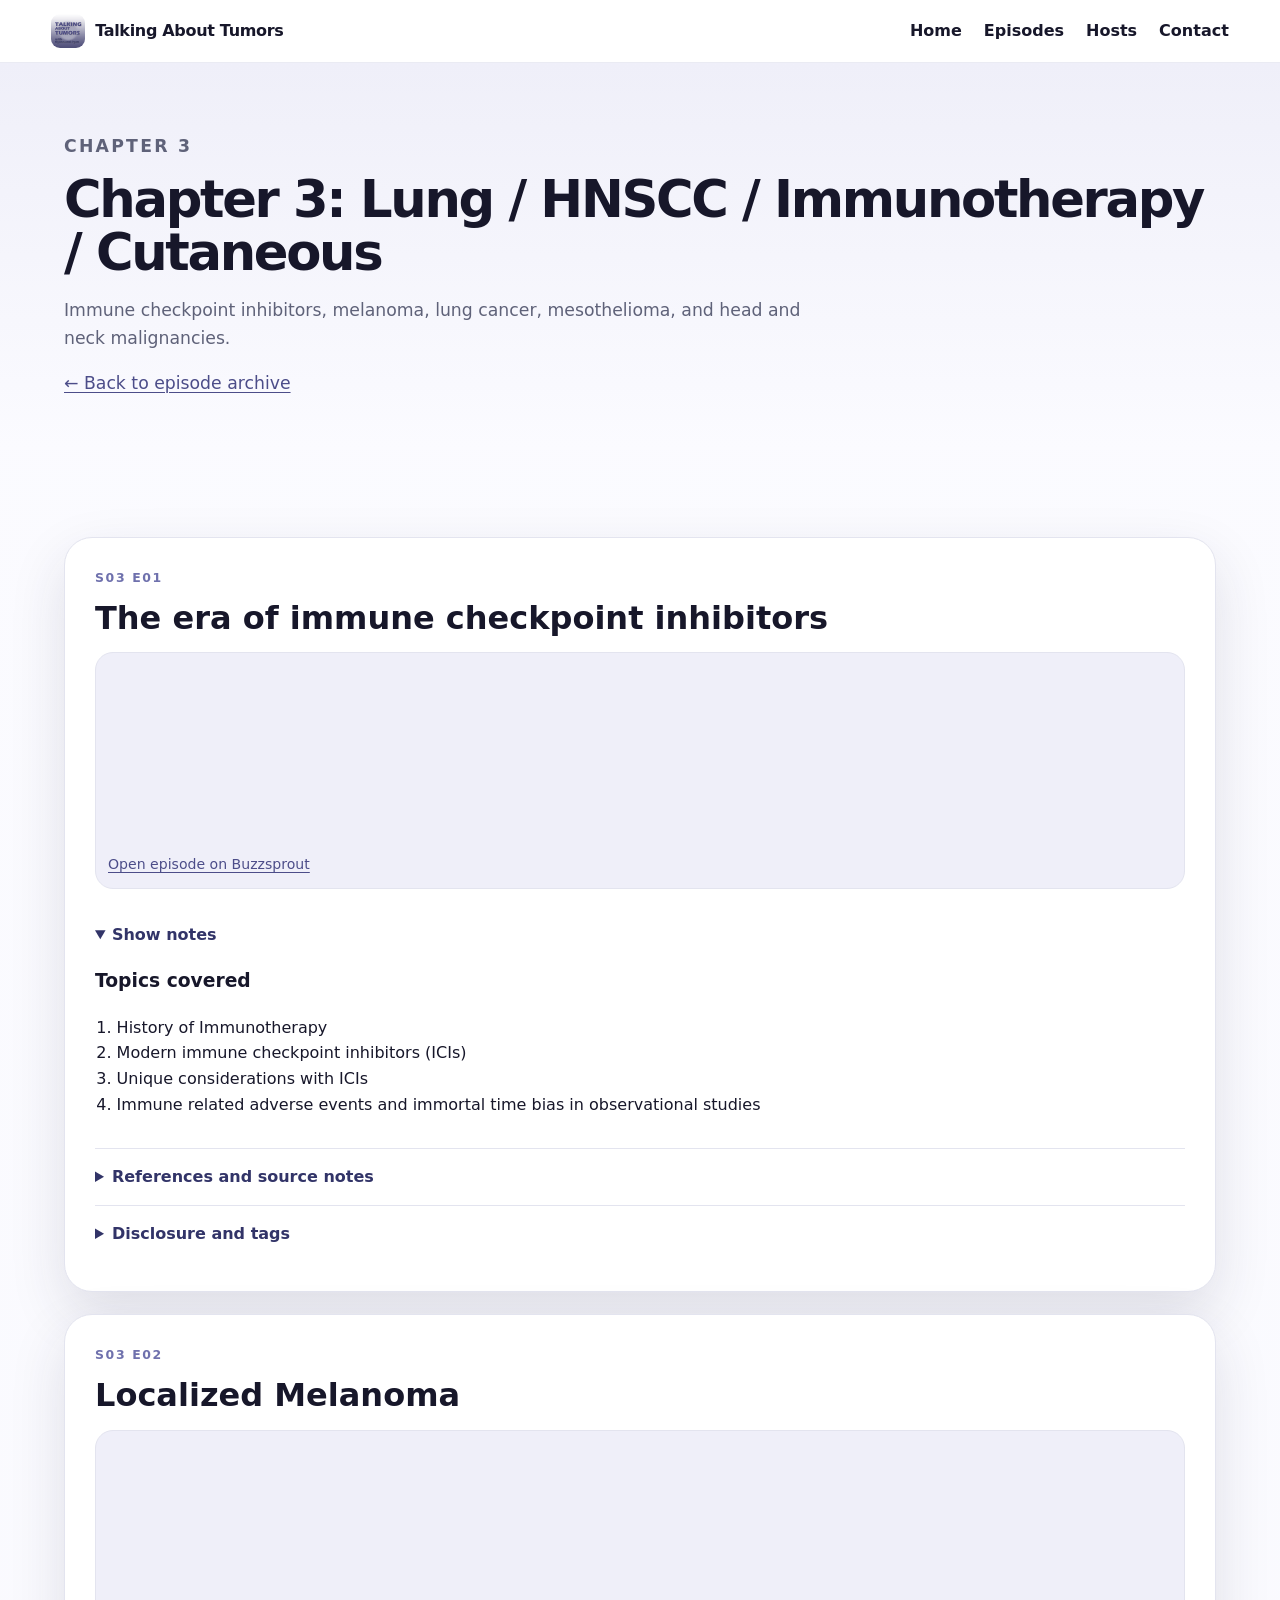
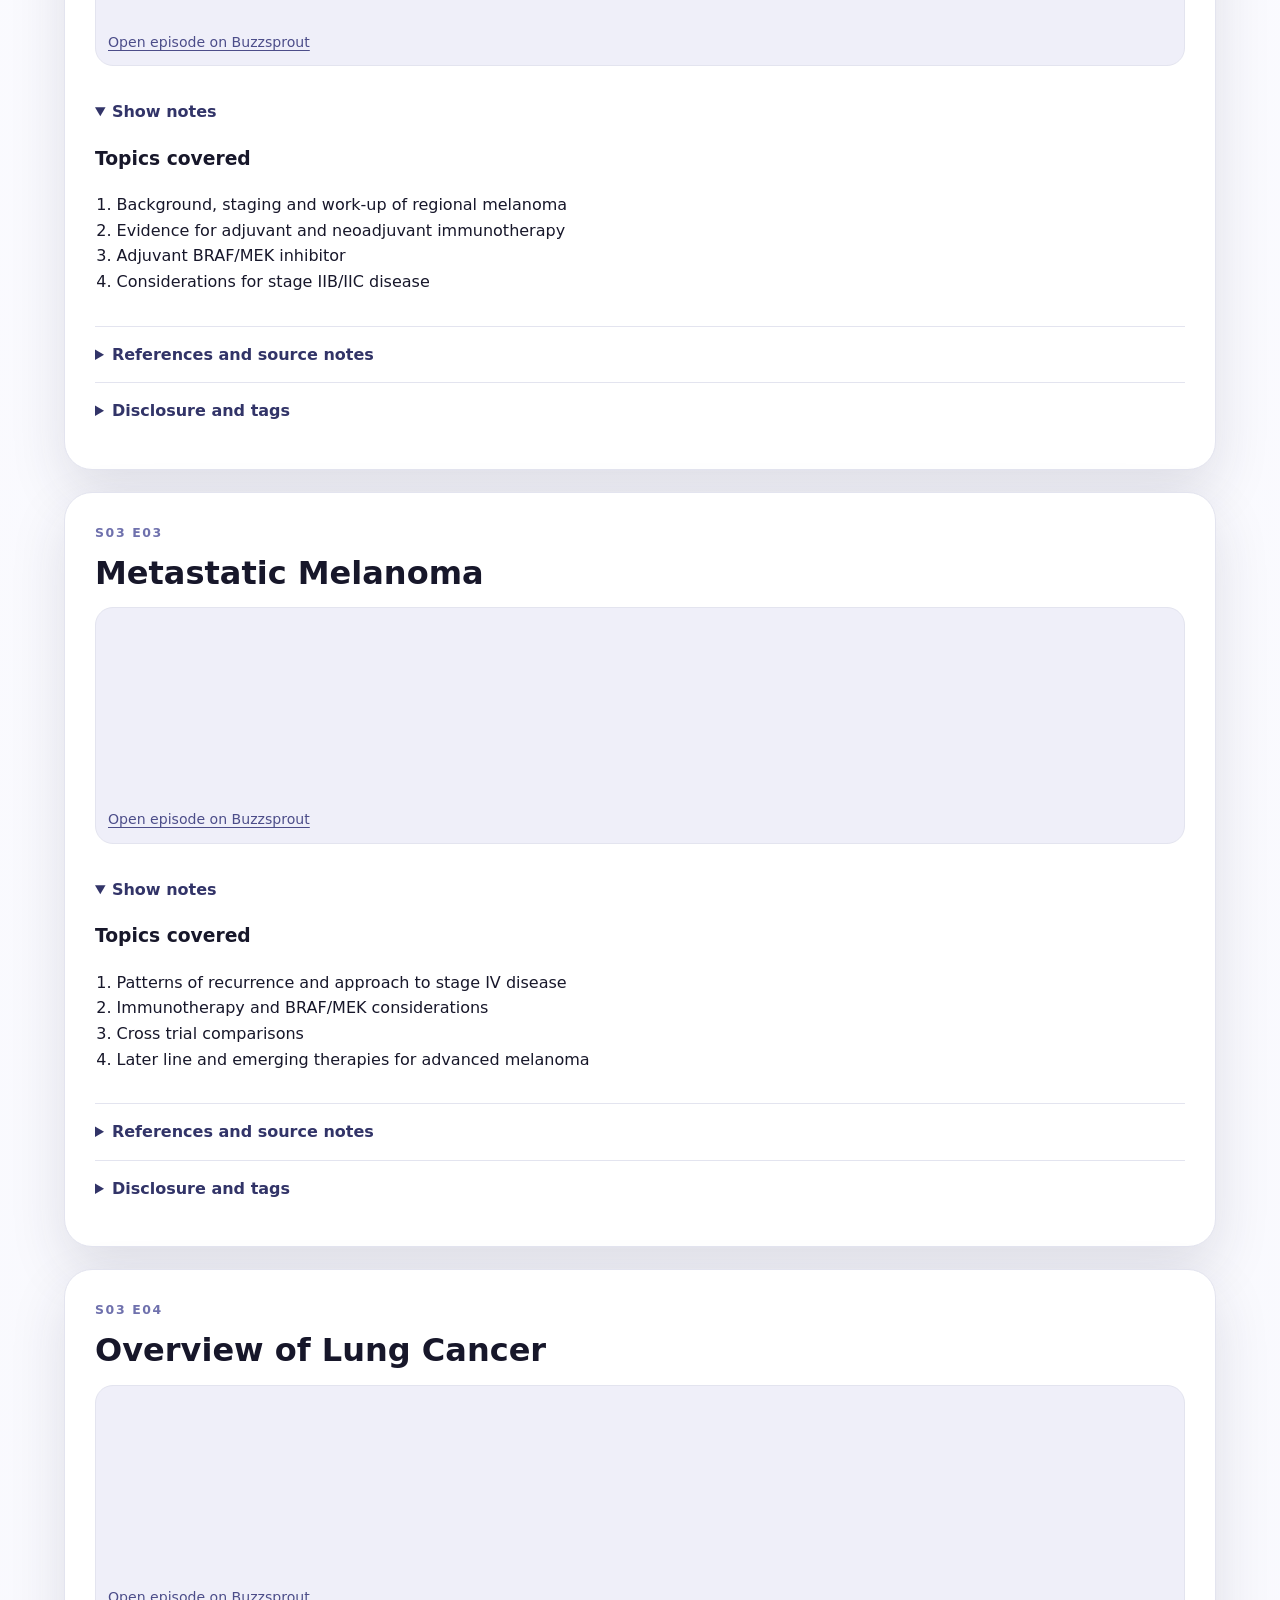
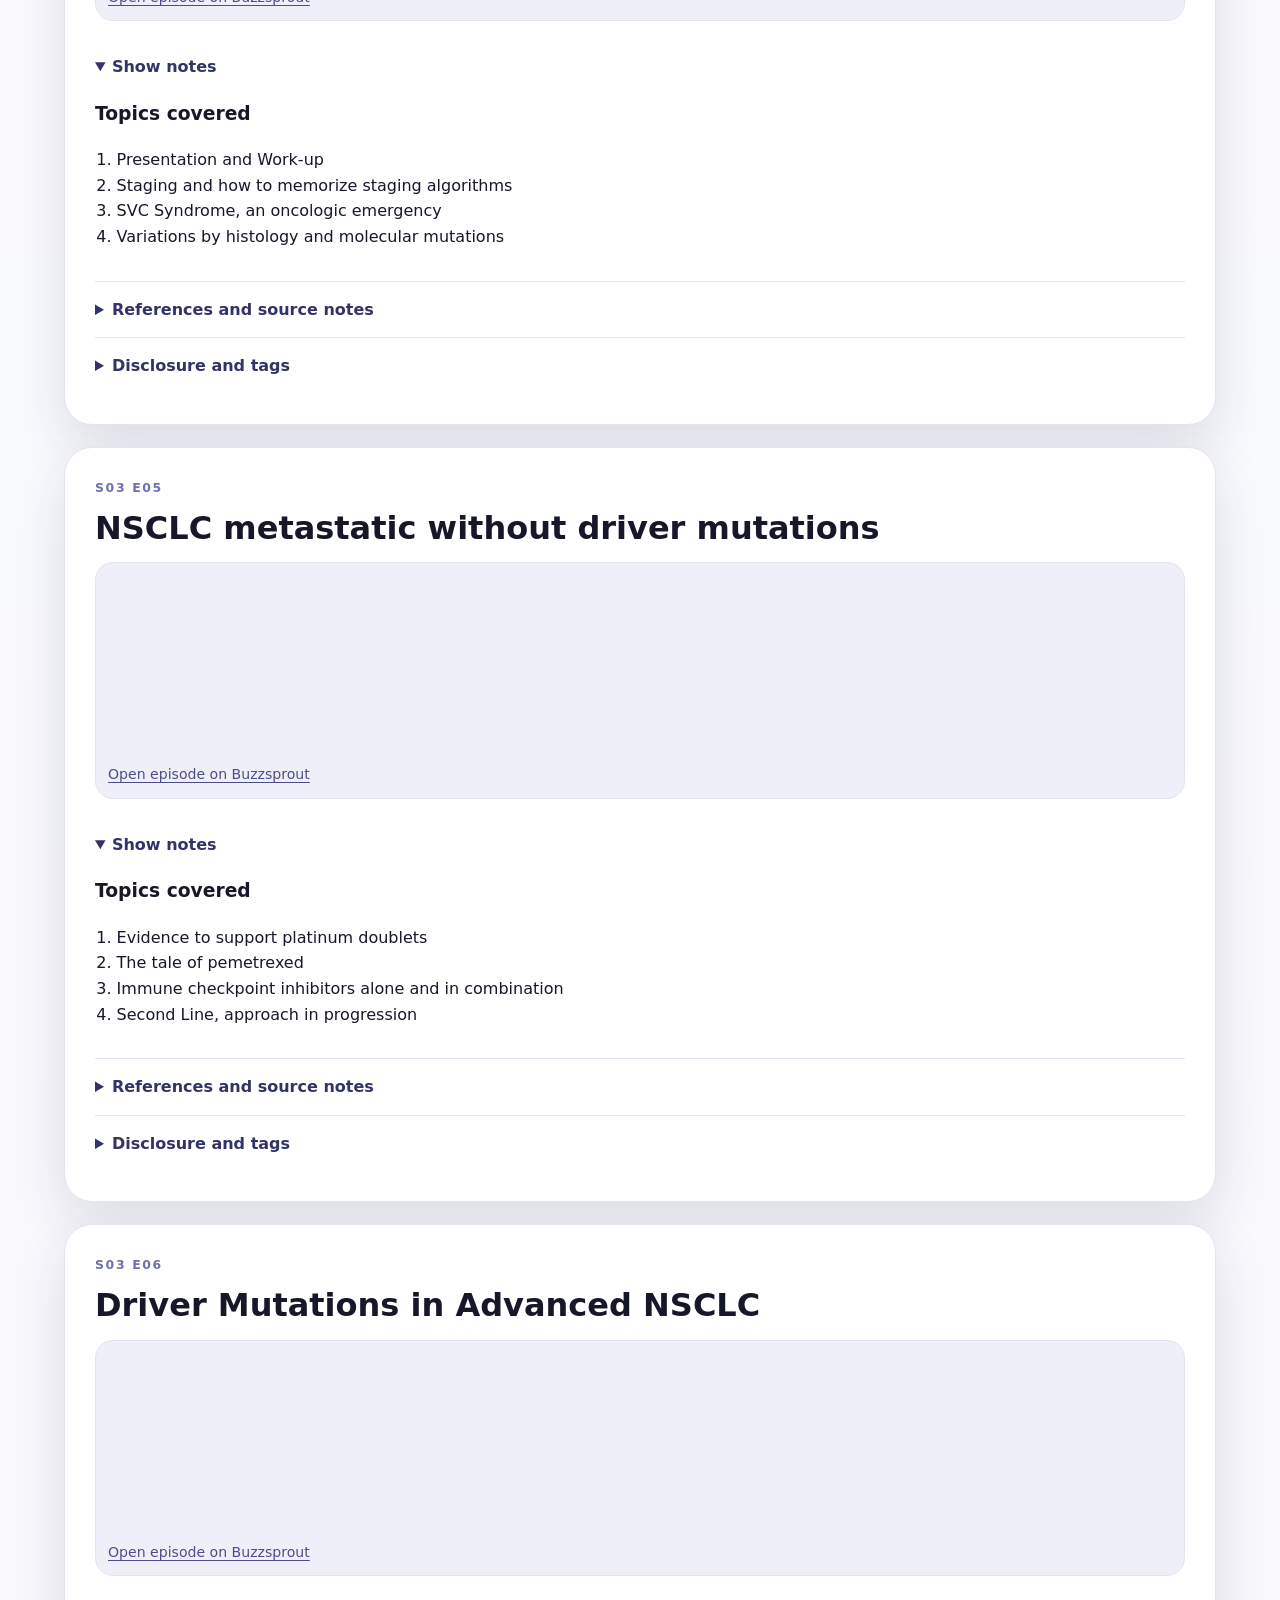
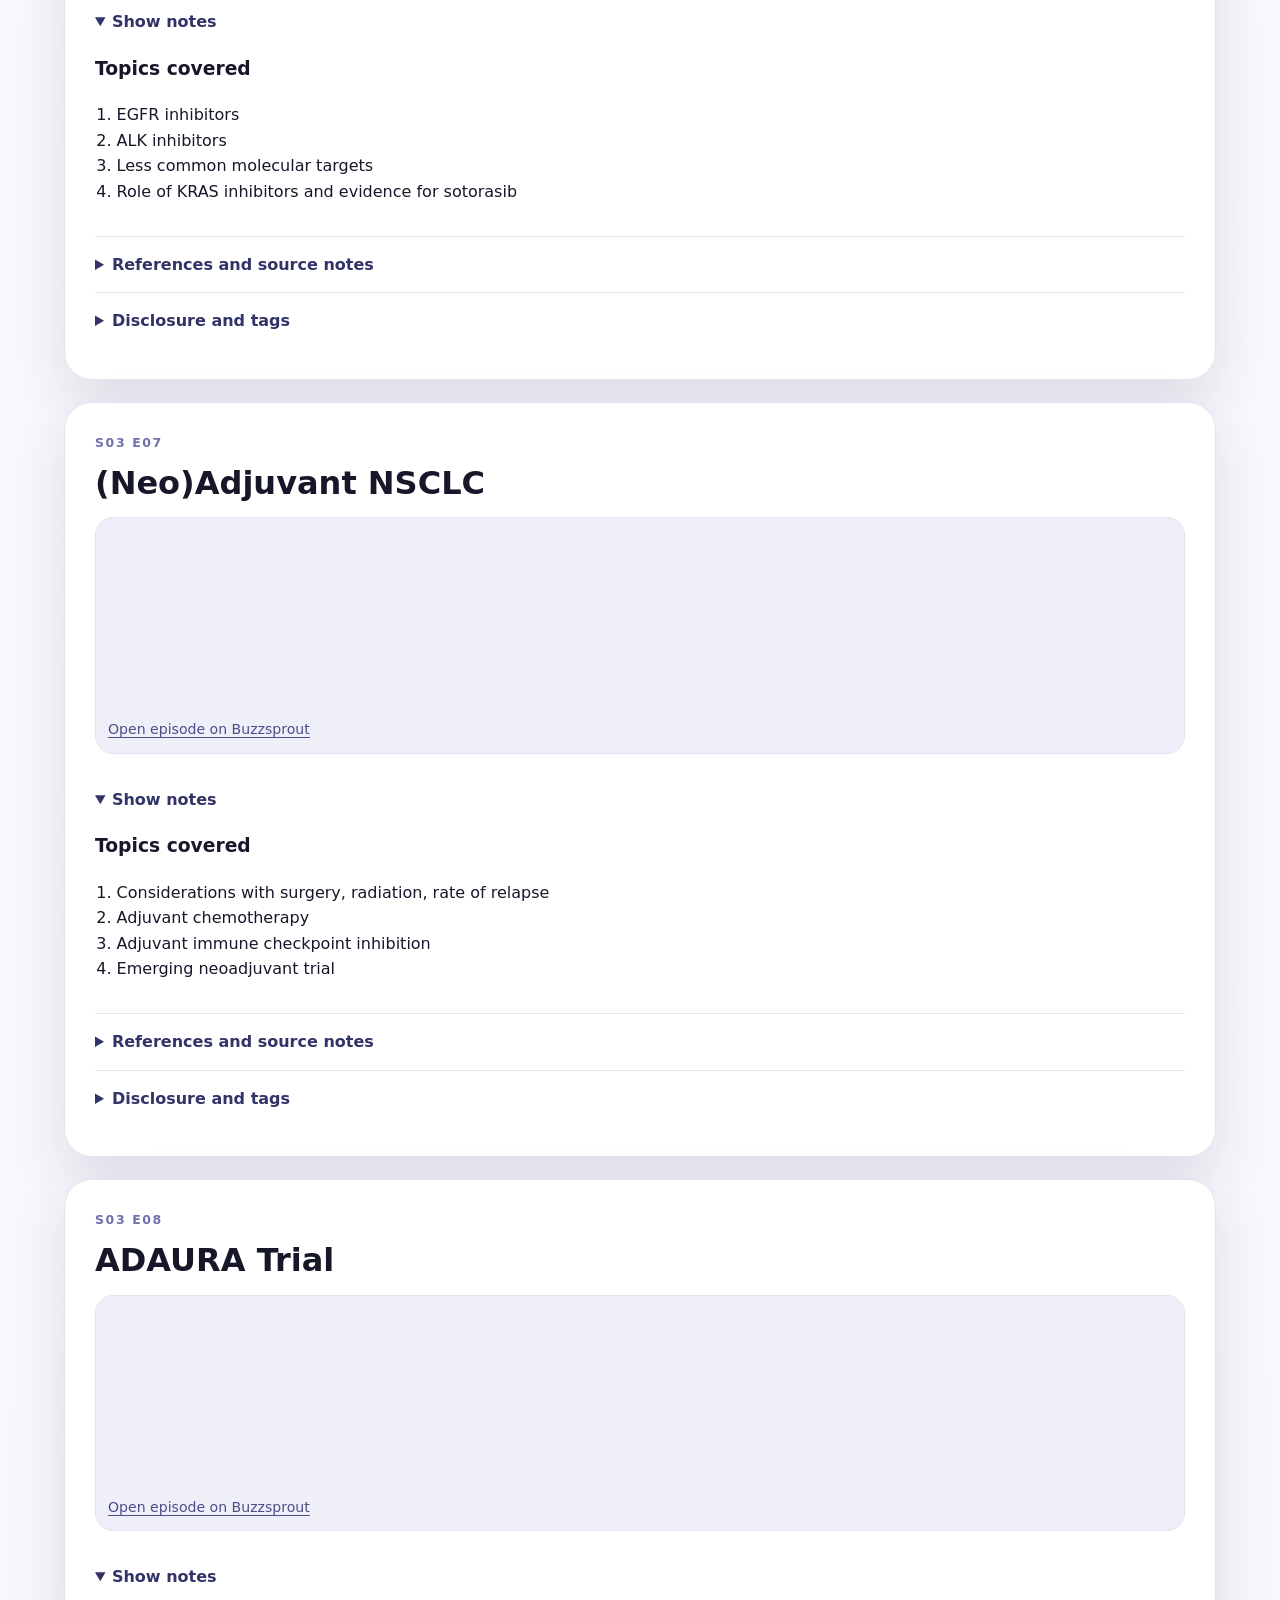
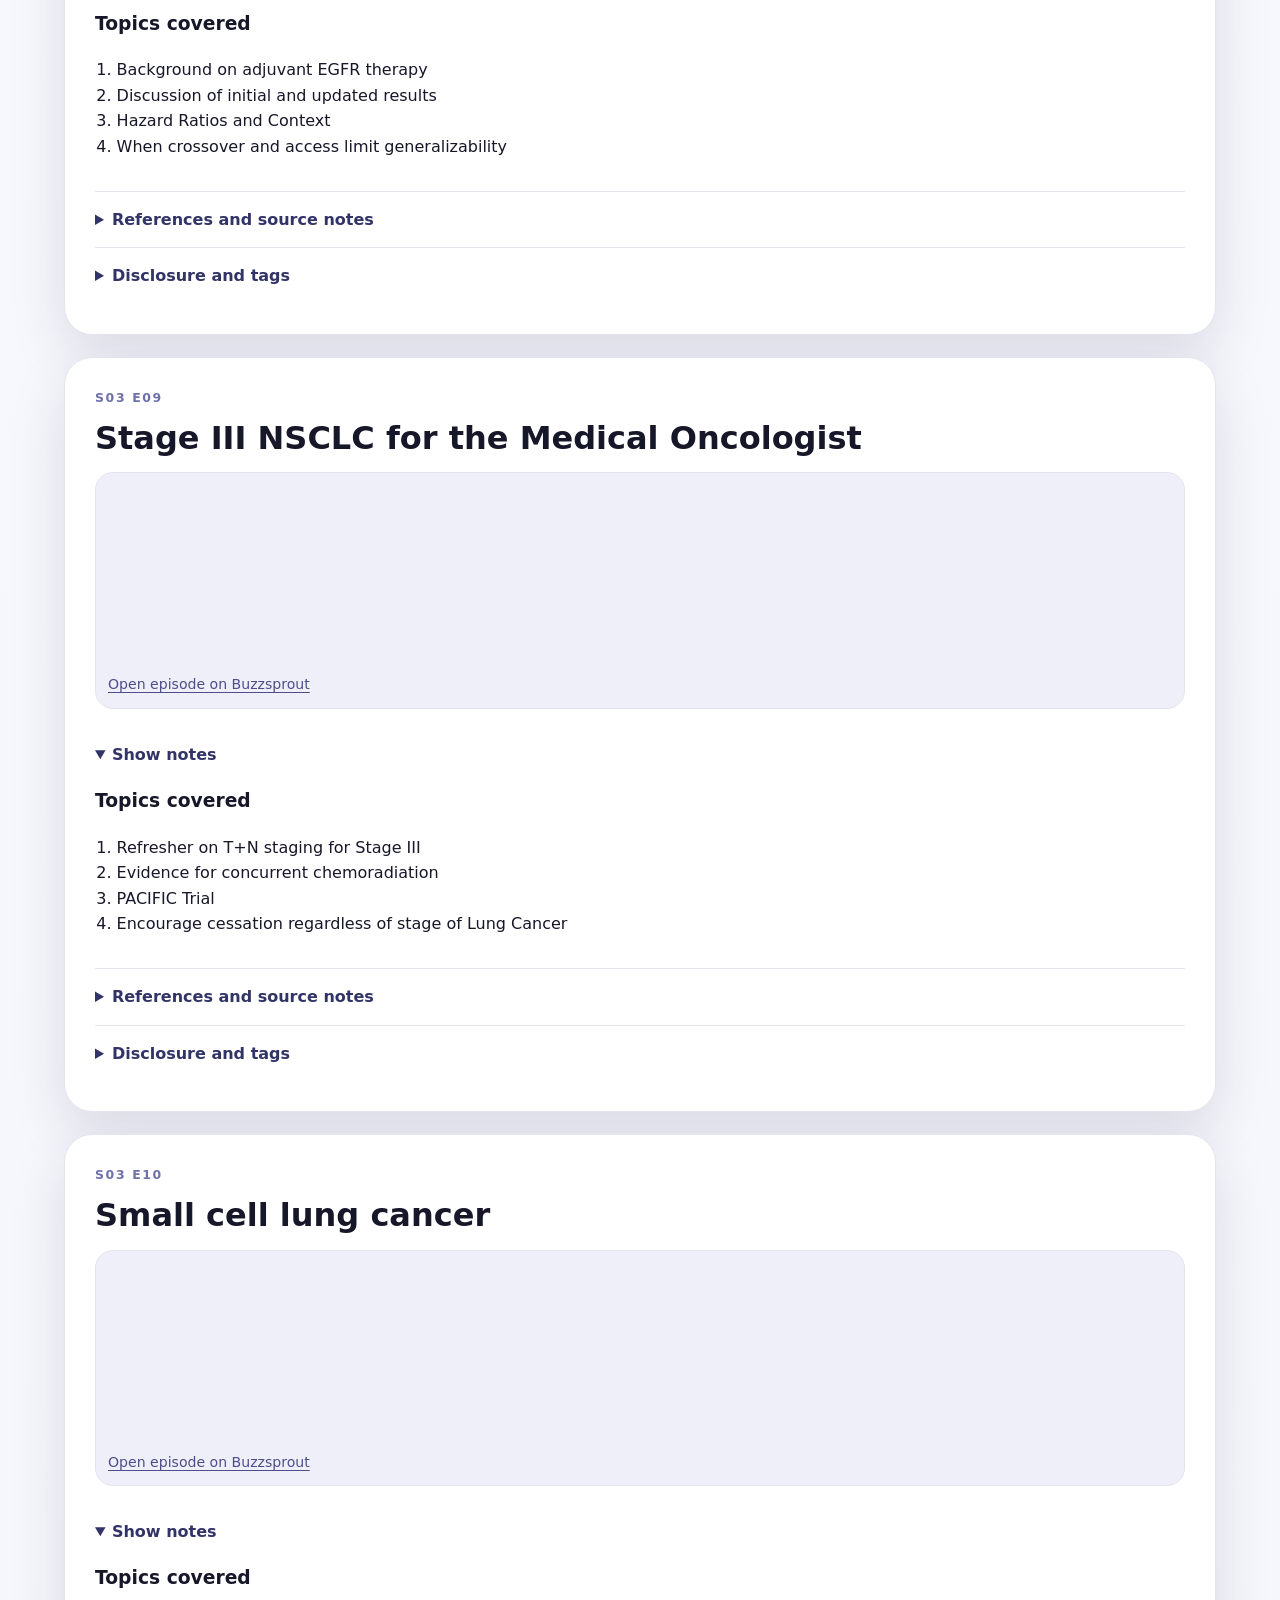
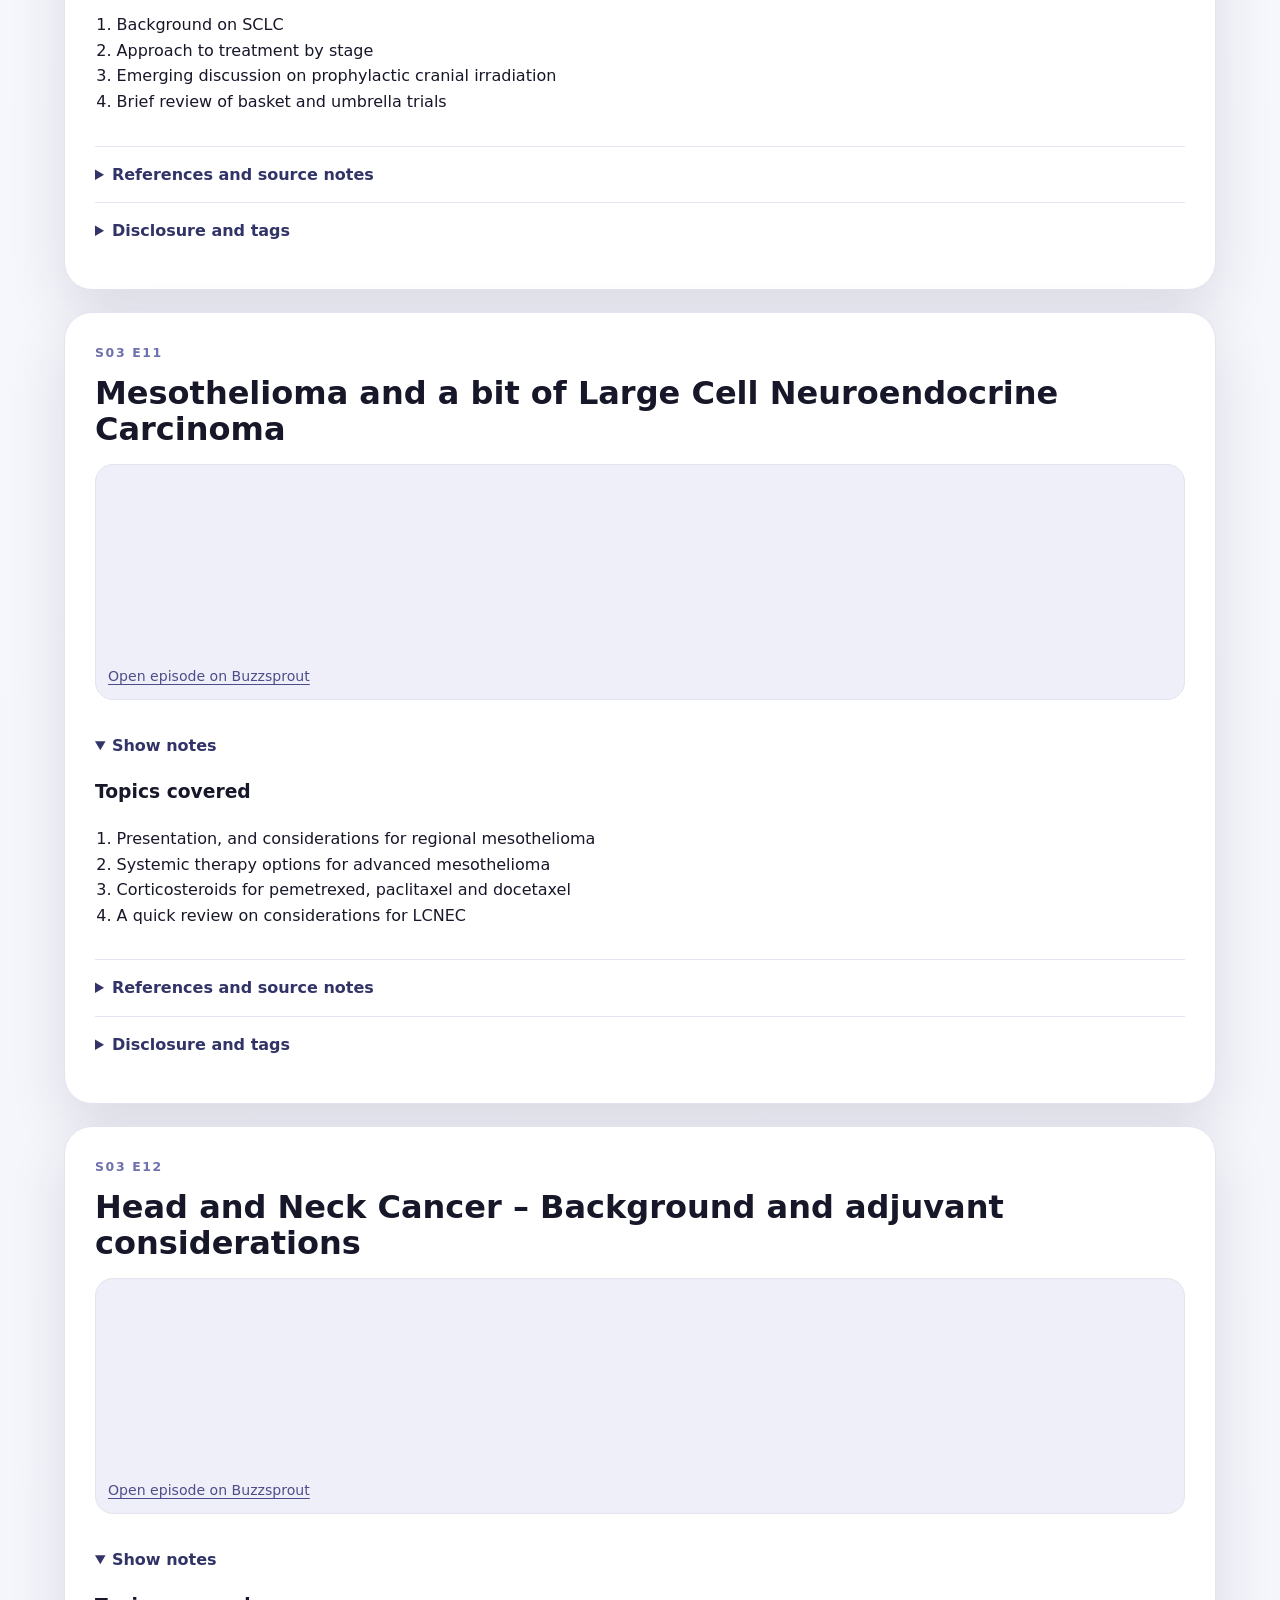
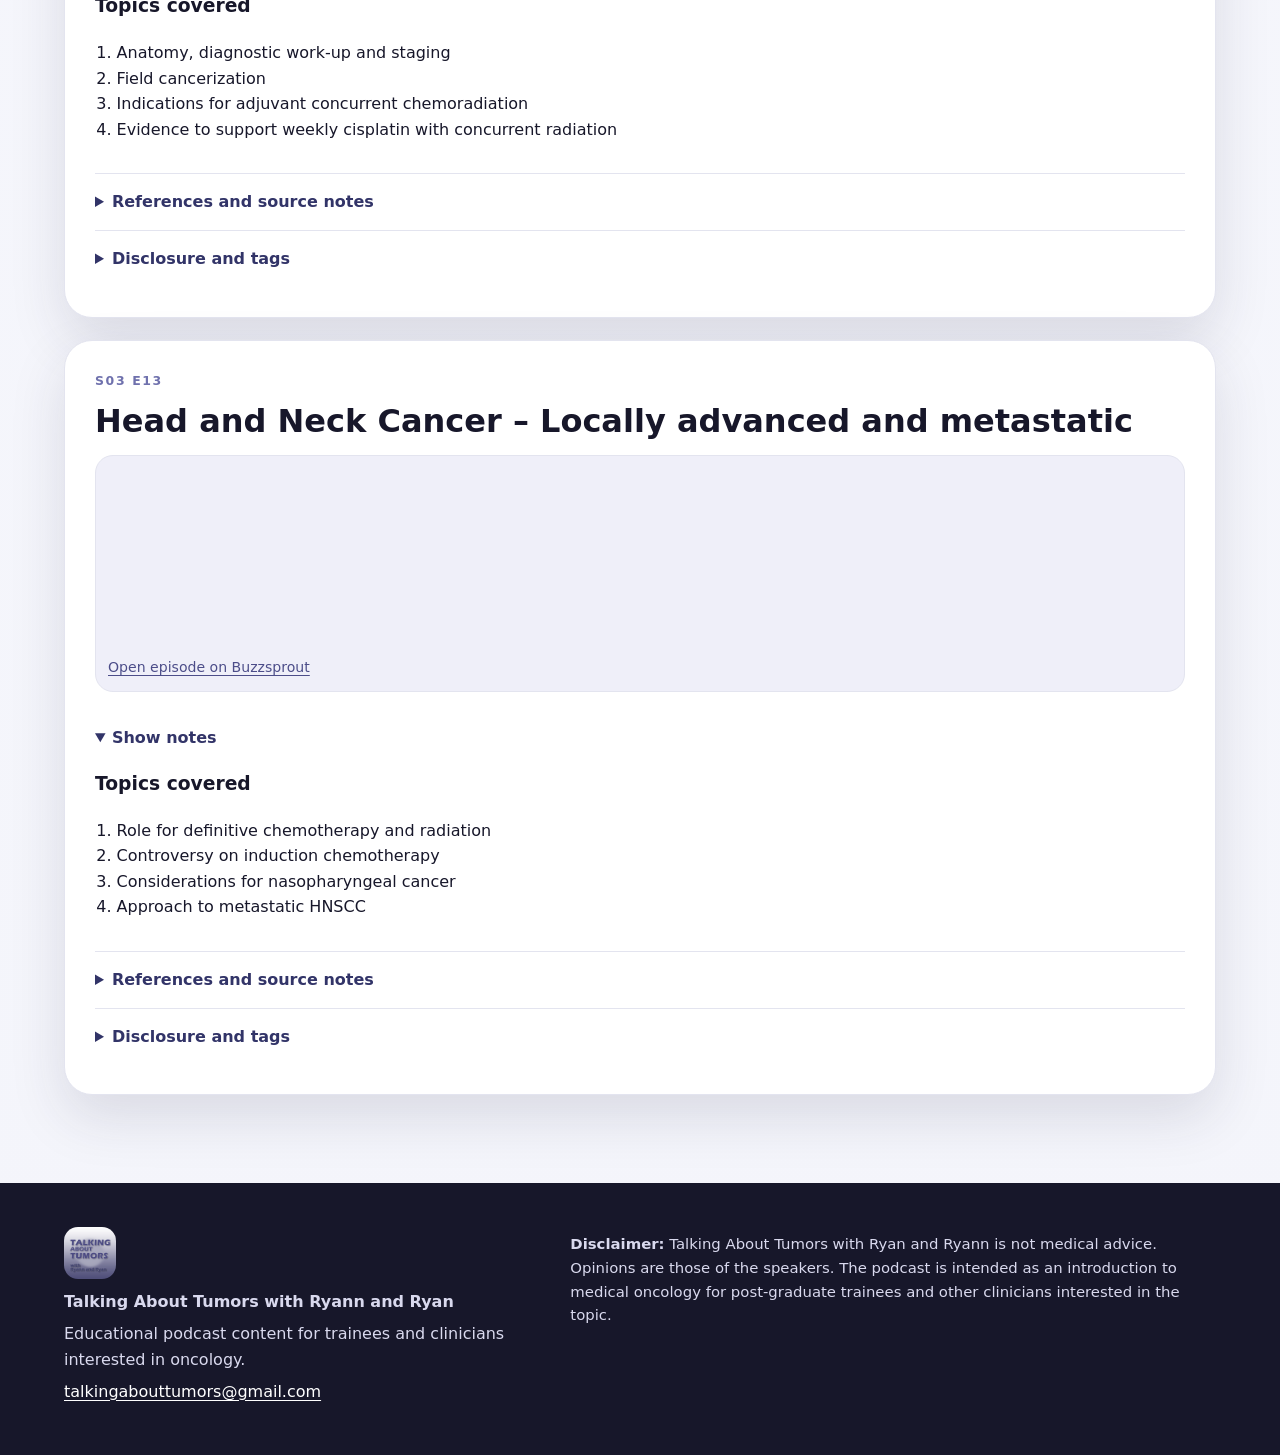
<file: seasons/season-3-lung-hnscc-immunotherapy-cutaneous.html>
<!DOCTYPE html>

<html lang="en">
<head>
<meta charset="utf-8"/>
<meta content="width=device-width, initial-scale=1" name="viewport"/>
<title>Chapter 3: Lung / HNSCC / Immunotherapy / Cutaneous | Talking About Tumors</title>
<meta content="Immune checkpoint inhibitors, melanoma, lung cancer, mesothelioma, and head and neck malignancies." name="description"/>
<meta content="Chapter 3: Lung / HNSCC / Immunotherapy / Cutaneous | Talking About Tumors" property="og:title"/>
<meta content="Immune checkpoint inhibitors, melanoma, lung cancer, mesothelioma, and head and neck malignancies." property="og:description"/>
<meta content="../assets/og-image.jpg" property="og:image"/>
<meta content="website" property="og:type"/>
<link href="../assets/favicon.png" rel="icon"/>
<link href="../assets/apple-touch-icon.png" rel="apple-touch-icon"/>
<link href="../assets/site.css" rel="stylesheet"/>
</head>
<body class="">
<header class="site-header">
<a class="brand" href="../index.html">
<img alt="" class="brand-mark" src="../assets/favicon.png"/>
<span>Talking About Tumors</span>
</a>
<button aria-expanded="false" aria-label="Open navigation" class="nav-toggle">☰</button>
<nav aria-label="Primary" class="site-nav">
<a href="../index.html">Home</a>
<a href="../episodes.html">Episodes</a>
<a href="../index.html#hosts">Hosts</a>
<a href="../index.html#contact">Contact</a>
</nav>
</header>
<main>
<section class="page-hero"><div class="page-hero-inner"><p class="eyebrow">Chapter 3</p><h1>Chapter 3: Lung / HNSCC / Immunotherapy / Cutaneous</h1><p>Immune checkpoint inhibitors, melanoma, lung cancer, mesothelioma, and head and neck malignancies.</p><p><a href="../episodes.html">← Back to episode archive</a></p></div></section>
<section class="section"><div class="section-inner episode-list">
<article class="episode-card" id="03_01-the-era-of-immune-checkpoint-inhibitors">
<div class="episode-card-head">
<p class="eyebrow">S03 E01</p>
<h2>The era of immune checkpoint inhibitors</h2>

</div>
<div class="player-wrap"><iframe frameborder="0" height="200" loading="lazy" scrolling="no" src="https://www.buzzsprout.com/1967731/episodes/12530121?client_source=small_player&amp;iframe=true" title="The era of immune checkpoint inhibitors" width="100%"></iframe>
<p class="open-link"><a href="https://www.buzzsprout.com/1967731/episodes/12530121" rel="noopener" target="_blank">Open episode on Buzzsprout</a></p></div>
<details open="">
<summary>Show notes</summary>
<div class="show-notes">
<h3>Topics covered</h3>
<ol><li>History of Immunotherapy</li><li>Modern immune checkpoint inhibitors (ICIs)</li><li>Unique considerations with ICIs</li><li>Immune related adverse events and immortal time bias in observational studies</li></ol>
</div>
</details>
<details>
<summary>References and source notes</summary>
<div class="references">
<p>As always, citations, and sources include education from our respective training programs, the Devita textbook, and Uptodate.com. We highly encourage review of guidelines published by ASCO, ESMO and other organizations local to your practice.</p><p>DeVita, Vincent T., Jr., Theodore S. Lawrence, and Steven A. Rosenberg. Devita, Hellman, and Rosenberg's Cancer: Principles &amp; Practice of Oncology. 10th edition. Philadelphia: Wolters Kluwer, 2015.</p><p>Uptodate.com Waltham, MA: Wolters Kluwer.</p>
<ol><li>1. Yadav K, Lewis RJ. JAMA. 2021;325(7):686-687. <a href="https://doi.org/10.1001/JAMA.2020.9151" rel="noopener" target="_blank">doi:10.1001/JAMA.2020.9151</a></li><li>2. Holstead RG et al. Melanoma Res. 2021;31(3):258-263. <a href="https://doi.org/10.1097/CMR.0000000000000736" rel="noopener" target="_blank">doi:10.1097/CMR.0000000000000736</a></li><li>3. Kartolo A et al. J Immunother. 2021;44(4):167-174. <a href="https://doi.org/10.1097/CJI.0000000000000360" rel="noopener" target="_blank">doi:10.1097/CJI.0000000000000360</a></li><li>4. Dolladille C et al. JAMA Oncol. 2020;6(6):865-871. <a href="https://doi.org/10.1001/JAMAONCOL.2020.0726" rel="noopener" target="_blank">doi:10.1001/JAMAONCOL.2020.0726</a></li><li>5. Mahmood SS et al. J Am Coll Cardiol. 2018;71(16):1755-1764. <a href="https://doi.org/10.1016/J.JACC.2018.02.037" rel="noopener" target="_blank">doi:10.1016/J.JACC.2018.02.037</a></li><li>6. Coley WB. Proc R Soc Med. 1910;3(Surg Sect):1. <a href="https://doi.org/10.1177/003591571000301601" rel="noopener" target="_blank">doi:10.1177/003591571000301601</a></li><li>7. Larkin J et al. NEJM. 2019;381(16):1535-1546. <a href="https://doi.org/10.1056/NEJMOA1910836" rel="noopener" target="_blank">doi:10.1056/NEJMOA1910836</a></li><li>8. Wolchok JD et al. Lancet Oncol. 2010;11(2):155-164. <a href="https://doi.org/10.1016/S1470-2045(09)70334-1" rel="noopener" target="_blank">doi:10.1016/S1470-2045(09)70334-1</a></li><li>9. Hodi FS et al. NEJM. 2010;363(8):711-723. <a href="https://doi.org/10.1056/NEJMOA1003466/SUPPL_FILE" rel="noopener" target="_blank">doi:10.1056/NEJMOA1003466/SUPPL_FILE</a></li><li>10. Brahmer J et al. JCO. 2018;36(17):1714-1768 <a href="https://doi.org/10.1200/JCO.2017.77.6385" rel="noopener" target="_blank">doi:10.1200/JCO.2017.77.6385</a></li></ol>
</div>
</details>
<details>
<summary>Disclosure and tags</summary>
<p>Talking about Tumors with Ryan and Ryann is not medical advice. We have received no funding in relation to the information discussed within this episode and have no financial conflicts of interest to disclose. All opinions are those of whoever stated them. We have compiled this podcast to serve as an introduction to the field of medical oncology for post-graduate trainees interested in the topic.</p>
<p class="tags"><strong>Tags:</strong> Hematology/Oncology, evidence based medicine, education, chemotherapy, immunotherapy, medical oncology</p>
</details>
</article>
<article class="episode-card" id="03_02-localized-melanoma">
<div class="episode-card-head">
<p class="eyebrow">S03 E02</p>
<h2>Localized Melanoma</h2>

</div>
<div class="player-wrap"><iframe frameborder="0" height="200" loading="lazy" scrolling="no" src="https://www.buzzsprout.com/1967731/episodes/12653137?client_source=small_player&amp;iframe=true" title="Localized Melanoma" width="100%"></iframe>
<p class="open-link"><a href="https://www.buzzsprout.com/1967731/episodes/12653137" rel="noopener" target="_blank">Open episode on Buzzsprout</a></p></div>
<details open="">
<summary>Show notes</summary>
<div class="show-notes">
<h3>Topics covered</h3>
<ol><li>Background, staging and work-up of regional melanoma</li><li>Evidence for adjuvant and neoadjuvant immunotherapy</li><li>Adjuvant BRAF/MEK inhibitor</li><li>Considerations for stage IIB/IIC disease</li></ol>
</div>
</details>
<details>
<summary>References and source notes</summary>
<div class="references">
<p>As always, citations, and sources include education from our respective training programs, the Devita textbook, and Uptodate.com. We highly encourage review of guidelines published by ASCO, ESMO and other organizations local to your practice.</p><p>DeVita, Vincent T., Jr., Theodore S. Lawrence, and Steven A. Rosenberg. Devita, Hellman, and Rosenberg's Cancer: Principles &amp; Practice of Oncology. 10th edition. Philadelphia: Wolters Kluwer, 2015.</p><p>Uptodate.com Waltham, MA: Wolters Kluwer.</p>
<ol><li>1. Patel SP et al. NEJM. 2023;388(9):813-823. <a href="https://doi.org/10.1056/NEJMOA2211437" rel="noopener" target="_blank">doi:10.1056/NEJMOA2211437</a></li><li>2. Weber J et al. NEJM. 2017;377(19):1824-1835. <a href="https://doi.org/10.1056/NEJMOA1709030" rel="noopener" target="_blank">doi:10.1056/NEJMOA1709030</a></li><li>3. Eggermont AMM et al. NEJM. 2018;378(19):1789-1801. <a href="https://doi.org/10.1056/NEJMOA1802357" rel="noopener" target="_blank">doi:10.1056/NEJMOA1802357</a></li><li>4. Lao CD. Am Soc Clin Oncol Educ Book. 2022;42(42):1-7. <a href="https://doi.org/10.1200/EDBK_351153" rel="noopener" target="_blank">doi:10.1200/EDBK_351153</a></li><li>5. Faries MB et al. NEJM. 2017;376(23):2211-2222. <a href="https://doi.org/10.1056/NEJMOA1613210" rel="noopener" target="_blank">doi:10.1056/NEJMOA1613210</a></li><li>6. Morton DL et al. NEJM. 2014;370(7):599-609. <a href="https://doi.org/10.1056/NEJMOA1310460" rel="noopener" target="_blank">doi:10.1056/NEJMOA1310460</a></li><li>7. Welch HG et al. NEJM. 2021;384(1):72-79. <a href="https://doi.org/10.1056/NEJMSB2019760" rel="noopener" target="_blank">doi:10.1056/NEJMSB2019760</a></li><li>8. Michielin O et al. Ann Oncol. 2019;30(12):1884-1901. <a href="https://doi.org/10.1093/ANNONC/MDZ411" rel="noopener" target="_blank">doi:10.1093/ANNONC/MDZ411</a></li><li>9. Luke JJ et al. Lancet. 2022;399(10336):1718-1729. <a href="https://doi.org/10.1016/S0140-6736(22)00562-1" rel="noopener" target="_blank">doi:10.1016/S0140-6736(22)00562-1</a></li><li>10. Long G V et al. NEJM. 2017;377(19):1813-1823. <a href="https://doi.org/10.1056/NEJMOA1708539" rel="noopener" target="_blank">doi:10.1056/NEJMOA1708539</a></li><li>11. Dummer R et al. NEJM. 2020;383(12):1139-1148. <a href="https://doi.org/10.1056/NEJMOA2005493" rel="noopener" target="_blank">doi:10.1056/NEJMOA2005493</a></li></ol>
</div>
</details>
<details>
<summary>Disclosure and tags</summary>
<p>Talking about Tumors with Ryan and Ryann is not medical advice. We have received no funding in relation to the information discussed within this episode and have no financial conflicts of interest to disclose. All opinions are those of whoever stated them. We have compiled this podcast to serve as an introduction to the field of medical oncology for post-graduate trainees interested in the topic.</p>
<p class="tags"><strong>Tags:</strong> Hematology/Oncology, evidence based medicine, education, chemotherapy, immunotherapy, medical oncology</p>
</details>
</article>
<article class="episode-card" id="03_03-metastatic-melanoma">
<div class="episode-card-head">
<p class="eyebrow">S03 E03</p>
<h2>Metastatic Melanoma</h2>

</div>
<div class="player-wrap"><iframe frameborder="0" height="200" loading="lazy" scrolling="no" src="https://www.buzzsprout.com/1967731/episodes/12818794?client_source=small_player&amp;iframe=true" title="Metastatic Melanoma" width="100%"></iframe>
<p class="open-link"><a href="https://www.buzzsprout.com/1967731/episodes/12818794" rel="noopener" target="_blank">Open episode on Buzzsprout</a></p></div>
<details open="">
<summary>Show notes</summary>
<div class="show-notes">
<h3>Topics covered</h3>
<ol><li>Patterns of recurrence and approach to stage IV disease</li><li>Immunotherapy and BRAF/MEK considerations</li><li>Cross trial comparisons</li><li>Later line and emerging therapies for advanced melanoma</li></ol>
</div>
</details>
<details>
<summary>References and source notes</summary>
<div class="references">
<p>As always, citations, and sources include education from our respective training programs, the Devita textbook, and Uptodate.com. We highly encourage review of guidelines published by ASCO, ESMO and other organizations local to your practice.</p><p>DeVita, Vincent T., Jr., Theodore S. Lawrence, and Steven A. Rosenberg. Devita, Hellman, and Rosenberg's Cancer: Principles &amp; Practice of Oncology. 10th edition. Philadelphia: Wolters Kluwer, 2015.</p><p>Uptodate.com Waltham, MA: Wolters Kluwer.</p>
<ol><li>1. Atkins MB et al. J Clin Oncol. 2023;41(2):186-197. <a href="https://doi.org/10.1200/JCO.22.01763" rel="noopener" target="_blank">doi:10.1200/JCO.22.01763</a></li><li>2. Robert C et al. NEJM. 2019;381(7):626-636. <a href="https://doi.org/10.1056/NEJMOA1904059" rel="noopener" target="_blank">doi:10.1056/NEJMOA1904059</a></li><li>3. Lebbé C et al. J Clin Oncol. 2019;37(11):867-875. <a href="https://doi.org/10.1200/JCO.18.01998" rel="noopener" target="_blank">doi:10.1200/JCO.18.01998</a></li><li>4. Wolchok JD et al. J Clin Oncol. 2022;40(2):127-137. <a href="https://doi.org/10.1200/JCO.21.02229" rel="noopener" target="_blank">doi:10.1200/JCO.21.02229</a></li><li>5. Larkin J et al. NEJM. 2015;373(1):23-34. <a href="https://doi.org/10.1056/NEJMOA1504030" rel="noopener" target="_blank">doi:10.1056/NEJMOA1504030</a></li><li>6. Nathan P et al. NEJM. 2021;385(13):1196-1206. <a href="https://doi.org/10.1056/NEJMOA2103485" rel="noopener" target="_blank">doi:10.1056/NEJMOA2103485</a></li><li>7. Sarnaik AA et al. J Clin Oncol. 2021;39(24):2656-2666. <a href="https://doi.org/10.1200/JCO.21.00612" rel="noopener" target="_blank">doi:10.1200/JCO.21.00612</a></li><li>8. Tawbi HA et al. NEJM. 2022;386(1):24-34. <a href="https://doi.org/10.1056/NEJMOA2109970" rel="noopener" target="_blank">doi:10.1056/NEJMOA2109970</a></li></ol>
</div>
</details>
<details>
<summary>Disclosure and tags</summary>
<p>Talking about Tumors with Ryan and Ryann is not medical advice. We have received no funding in relation to the information discussed within this episode and have no financial conflicts of interest to disclose. All opinions are those of whoever stated them. We have compiled this podcast to serve as an introduction to the field of medical oncology for post-graduate trainees interested in the topic.</p>
<p class="tags"><strong>Tags:</strong> Hematology/Oncology, evidence based medicine, education, chemotherapy, immunotherapy, medical oncology</p>
</details>
</article>
<article class="episode-card" id="03_04-overview-of-lung-cancer">
<div class="episode-card-head">
<p class="eyebrow">S03 E04</p>
<h2>Overview of Lung Cancer</h2>

</div>
<div class="player-wrap"><iframe frameborder="0" height="200" loading="lazy" scrolling="no" src="https://www.buzzsprout.com/1967731/episodes/12950791?client_source=small_player&amp;iframe=true" title="Overview of Lung Cancer" width="100%"></iframe>
<p class="open-link"><a href="https://www.buzzsprout.com/1967731/episodes/12950791" rel="noopener" target="_blank">Open episode on Buzzsprout</a></p></div>
<details open="">
<summary>Show notes</summary>
<div class="show-notes">
<h3>Topics covered</h3>
<ol><li>Presentation and Work-up</li><li>Staging and how to memorize staging algorithms</li><li>SVC Syndrome, an oncologic emergency</li><li>Variations by histology and molecular mutations</li></ol>
</div>
</details>
<details>
<summary>References and source notes</summary>
<div class="references">
<p>As always, citations, and sources include education from our respective training programs, the Devita textbook, and Uptodate.com. We highly encourage review of guidelines published by ASCO, ESMO and other organizations local to your practice.</p><p>DeVita, Vincent T., Jr., Theodore S. Lawrence, and Steven A. Rosenberg. Devita, Hellman, and Rosenberg's Cancer: Principles &amp; Practice of Oncology. 10th edition. Philadelphia: Wolters Kluwer, 2015.</p><p>Uptodate.com Waltham, MA: Wolters Kluwer.</p>
<ol></ol>
</div>
</details>
<details>
<summary>Disclosure and tags</summary>
<p>Talking about Tumors with Ryan and Ryann is not medical advice. We have received no funding in relation to the information discussed within this episode and have no financial conflicts of interest to disclose. All opinions are those of whoever stated them. We have compiled this podcast to serve as an introduction to the field of medical oncology for post-graduate trainees interested in the topic.</p>
<p class="tags"><strong>Tags:</strong> Hematology/Oncology, evidence based medicine, education, chemotherapy, immunotherapy, medical oncology</p>
</details>
</article>
<article class="episode-card" id="03_05-nsclc-metastatic-without-driver-mutations">
<div class="episode-card-head">
<p class="eyebrow">S03 E05</p>
<h2>NSCLC metastatic without driver mutations</h2>

</div>
<div class="player-wrap"><iframe frameborder="0" height="200" loading="lazy" scrolling="no" src="https://www.buzzsprout.com/1967731/episodes/13079573?client_source=small_player&amp;iframe=true" title="NSCLC metastatic without driver mutations" width="100%"></iframe>
<p class="open-link"><a href="https://www.buzzsprout.com/1967731/episodes/13079573" rel="noopener" target="_blank">Open episode on Buzzsprout</a></p></div>
<details open="">
<summary>Show notes</summary>
<div class="show-notes">
<h3>Topics covered</h3>
<ol><li>Evidence to support platinum doublets</li><li>The tale of pemetrexed</li><li>Immune checkpoint inhibitors alone and in combination</li><li>Second Line, approach in progression</li></ol>
</div>
</details>
<details>
<summary>References and source notes</summary>
<div class="references">
<p>As always, citations, and sources include education from our respective training programs, the Devita textbook, and Uptodate.com. We highly encourage review of guidelines published by ASCO, ESMO and other organizations local to your practice.</p><p>DeVita, Vincent T., Jr., Theodore S. Lawrence, and Steven A. Rosenberg. Devita, Hellman, and Rosenberg's Cancer: Principles &amp; Practice of Oncology. 10th edition. Philadelphia: Wolters Kluwer, 2015.</p><p>Uptodate.com Waltham, MA: Wolters Kluwer.</p>
<ol><li>1. Paz-Ares L et al. Lancet Oncol. 2021;22(2):198-211. <a href="https://doi.org/10.1016/S1470-2045(20)30641-0" rel="noopener" target="_blank">doi:10.1016/S1470-2045(20)30641-0</a></li><li>2. Hellmann MD et al. NEJM. 2019;381(21):2020-2031. <a href="https://doi.org/10.1056/NEJMOA1910231" rel="noopener" target="_blank">doi:10.1056/NEJMOA1910231</a></li><li>3. Socinski MA et al. J Thorac Oncol. 2021;16(11):1909-1924. <a href="https://doi.org/10.1016/J.JTHO.2021.07.009" rel="noopener" target="_blank">doi:10.1016/J.JTHO.2021.07.009</a></li><li>4. Reck M et al. NEJM. 2016;375(19):1823-1833. <a href="https://doi.org/10.1056/NEJMOA1606774" rel="noopener" target="_blank">doi:10.1056/NEJMOA1606774</a></li><li>5. Paz-Ares L et al. NEJM. 2018;379(21):2040-2051. <a href="https://doi.org/10.1056/NEJMOA1810865" rel="noopener" target="_blank">doi:10.1056/NEJMOA1810865</a></li><li>6. Gandhi L et al. NEJM. 2018;378(22):2078-2092. <a href="https://doi.org/10.1056/NEJMOA1801005" rel="noopener" target="_blank">doi:10.1056/NEJMOA1801005</a></li><li>7. Scagliotti G et al. Oncologist. 2009;14(3):253-263. <a href="https://doi.org/10.1634/THEONCOLOGIST.2008-0232" rel="noopener" target="_blank">doi:10.1634/THEONCOLOGIST.2008-0232</a></li><li>8. Paz-Ares L et al. Lancet Oncol. 2012;13(3):247-255. <a href="https://doi.org/10.1016/S1470-2045(12)70063-3" rel="noopener" target="_blank">doi:10.1016/S1470-2045(12)70063-3</a></li><li>9. Paz-Ares LG et al. JCO. 2013;31(23):2895-2902. <a href="https://doi.org/10.1200/JCO.2012.47.1102" rel="noopener" target="_blank">doi:10.1200/JCO.2012.47.1102</a></li><li>10. Scagliotti GV et al. JCO. 2008;26(21):3543-3551. <a href="https://doi.org/10.1200/JCO.2007.15.0375" rel="noopener" target="_blank">doi:10.1200/JCO.2007.15.0375</a></li><li>11. Delbaldo C et al. JAMA. 2004;292(4):470-484. <a href="https://doi.org/10.1001/JAMA.292.4.470" rel="noopener" target="_blank">doi:10.1001/JAMA.292.4.470</a></li><li>12. Ardizzoni A et al. J Natl Cancer Inst. 2007;99(11):847-857. <a href="https://doi.org/10.1093/JNCI/DJK196" rel="noopener" target="_blank">doi:10.1093/JNCI/DJK196</a></li><li>13. Temel JS et al. NEJM. 2010;363(8):733-742. <a href="https://doi.org/10.1056/NEJMOA1000678" rel="noopener" target="_blank">doi:10.1056/NEJMOA1000678</a></li></ol>
</div>
</details>
<details>
<summary>Disclosure and tags</summary>
<p>Talking about Tumors with Ryan and Ryann is not medical advice. We have received no funding in relation to the information discussed within this episode and have no financial conflicts of interest to disclose. All opinions are those of whoever stated them. We have compiled this podcast to serve as an introduction to the field of medical oncology for post-graduate trainees interested in the topic.</p>
<p class="tags"><strong>Tags:</strong> Hematology/Oncology, evidence based medicine, education, chemotherapy, immunotherapy, medical oncology</p>
</details>
</article>
<article class="episode-card" id="03_06-driver-mutations-in-advanced-nsclc">
<div class="episode-card-head">
<p class="eyebrow">S03 E06</p>
<h2>Driver Mutations in Advanced NSCLC</h2>

</div>
<div class="player-wrap"><iframe frameborder="0" height="200" loading="lazy" scrolling="no" src="https://www.buzzsprout.com/1967731/episodes/13176656?client_source=small_player&amp;iframe=true" title="Driver Mutations in Advanced NSCLC" width="100%"></iframe>
<p class="open-link"><a href="https://www.buzzsprout.com/1967731/episodes/13176656" rel="noopener" target="_blank">Open episode on Buzzsprout</a></p></div>
<details open="">
<summary>Show notes</summary>
<div class="show-notes">
<h3>Topics covered</h3>
<ol><li>EGFR inhibitors</li><li>ALK inhibitors</li><li>Less common molecular targets</li><li>Role of KRAS inhibitors and evidence for sotorasib</li></ol>
</div>
</details>
<details>
<summary>References and source notes</summary>
<div class="references">
<p>As always, citations, and sources include education from our respective training programs, the Devita textbook, and Uptodate.com. We highly encourage review of guidelines published by ASCO, ESMO and other organizations local to your practice.</p><p>DeVita, Vincent T., Jr., Theodore S. Lawrence, and Steven A. Rosenberg. Devita, Hellman, and Rosenberg's Cancer: Principles &amp; Practice of Oncology. 10th edition. Philadelphia: Wolters Kluwer, 2015.</p><p>Uptodate.com Waltham, MA: Wolters Kluwer.</p>
<ol><li>1. de Langen AJ et al. The Lancet. 2023;401(10378):733-746. <a href="https://doi.org/10.1016/S0140-6736(23)00221-0" rel="noopener" target="_blank">doi:10.1016/S0140-6736(23)00221-0</a></li><li>2. Wolf J et al. NEJM. 2020;383(10):944-957. <a href="https://doi.org/10.1056/NEJMOA2002787" rel="noopener" target="_blank">doi:10.1056/NEJMOA2002787</a></li><li>3. Felip E et al. Annals of Oncology. 2021;32(5):620-630. <a href="https://doi.org/10.1016/j.annonc.2021.02.012" rel="noopener" target="_blank">doi:10.1016/j.annonc.2021.02.012</a></li><li>4. Cho BC et al. J Thorac Oncol. 2017;12(9):1357-1367. <a href="https://doi.org/10.1016/J.JTHO.2017.07.005" rel="noopener" target="_blank">doi:10.1016/J.JTHO.2017.07.005</a></li><li>5. Peters S et al. NEJM. 2017;377(9):829-838. <a href="https://doi.org/10.1056/NEJMOA1704795" rel="noopener" target="_blank">doi:10.1056/NEJMOA1704795</a></li><li>6. Solomon BJ et al. JCO. 2018;36(22):2251-2258. <a href="https://doi.org/10.1200/JCO.2017.77.4794" rel="noopener" target="_blank">doi:10.1200/JCO.2017.77.4794</a></li><li>7. Solomon BJ et al. NEJM. 2014;371(23):2167-2177. <a href="https://doi.org/10.1056/NEJMOA1408440" rel="noopener" target="_blank">doi:10.1056/NEJMOA1408440</a></li><li>8. Yang JCH et al. Lancet Oncol. 2015;16(2):141-151. <a href="https://doi.org/10.1016/S1470-2045(14)71173-8" rel="noopener" target="_blank">doi:10.1016/S1470-2045(14)71173-8</a></li><li>9. Soria JC et al. NEJM. 2018;378(2):113-125. <a href="https://doi.org/10.1056/NEJMOA1713137" rel="noopener" target="_blank">doi:10.1056/NEJMOA1713137</a></li><li>10. Ramalingam SS et al. NEJM. 2020;382(1):41-50. <a href="https://doi.org/10.1056/NEJMOA1913662" rel="noopener" target="_blank">doi:10.1056/NEJMOA1913662</a></li><li>11. Zhang SS et al. Lung Cancer: Targets and Therapy. 2023;14:27. <a href="https://doi.org/10.2147/LCTT.S403461" rel="noopener" target="_blank">doi:10.2147/LCTT.S403461</a></li><li>12. Olivier T et al. Transl Oncol. 2023;28:101591. <a href="https://doi.org/10.1016/J.TRANON.2022.101591" rel="noopener" target="_blank">doi:10.1016/J.TRANON.2022.101591</a></li><li>13. Papadimitrakopoulou VA, et al. Ann Oncol. 2020;31(11):1536-1544. <a href="https://doi.org/10.1016/J.ANNONC.2020.08.2100" rel="noopener" target="_blank">doi:10.1016/J.ANNONC.2020.08.2100</a></li><li>14. Fukuoka M et al. J Clin Oncol. 2011;29(21):2866-2874. <a href="https://doi.org/10.1200/JCO.2010.33.4235" rel="noopener" target="_blank">doi:10.1200/JCO.2010.33.4235</a></li></ol>
</div>
</details>
<details>
<summary>Disclosure and tags</summary>
<p>Talking about Tumors with Ryan and Ryann is not medical advice. We have received no funding in relation to the information discussed within this episode and have no financial conflicts of interest to disclose. All opinions are those of whoever stated them. We have compiled this podcast to serve as an introduction to the field of medical oncology for post-graduate trainees interested in the topic.</p>
<p class="tags"><strong>Tags:</strong> Hematology/Oncology, evidence based medicine, education, chemotherapy, immunotherapy, medical oncology</p>
</details>
</article>
<article class="episode-card" id="03_07-neo-adjuvant-nsclc">
<div class="episode-card-head">
<p class="eyebrow">S03 E07</p>
<h2>(Neo)Adjuvant NSCLC</h2>

</div>
<div class="player-wrap"><iframe frameborder="0" height="200" loading="lazy" scrolling="no" src="https://www.buzzsprout.com/1967731/episodes/13298249?client_source=small_player&amp;iframe=true" title="(Neo)Adjuvant NSCLC" width="100%"></iframe>
<p class="open-link"><a href="https://www.buzzsprout.com/1967731/episodes/13298249" rel="noopener" target="_blank">Open episode on Buzzsprout</a></p></div>
<details open="">
<summary>Show notes</summary>
<div class="show-notes">
<h3>Topics covered</h3>
<ol><li>Considerations with surgery, radiation, rate of relapse</li><li>Adjuvant chemotherapy</li><li>Adjuvant immune checkpoint inhibition</li><li>Emerging neoadjuvant trial</li></ol>
</div>
</details>
<details>
<summary>References and source notes</summary>
<div class="references">
<p>As always, citations, and sources include education from our respective training programs, the Devita textbook, and Uptodate.com. We highly encourage review of guidelines published by ASCO, ESMO and other organizations local to your practice.</p><p>DeVita, Vincent T., Jr., Theodore S. Lawrence, and Steven A. Rosenberg. Devita, Hellman, and Rosenberg's Cancer: Principles &amp; Practice of Oncology. 10th edition. Philadelphia: Wolters Kluwer, 2015.</p><p>Uptodate.com Waltham, MA: Wolters Kluwer.</p>
<ol><li>1. Spicer J et al. JCO. 2023;41(16_suppl):8521-8521. <a href="https://doi.org/10.1200/JCO.2023.41.16_SUPPL.8521" rel="noopener" target="_blank">doi:10.1200/JCO.2023.41.16_SUPPL.8521</a></li><li>2. Wakelee H et al. NEJM. Published online June 3, 2023. <a href="https://doi.org/10.1056/NEJMOA2302983" rel="noopener" target="_blank">doi:10.1056/NEJMOA2302983</a></li><li>3. Forde PM et al. NEJM. 2022;386(21):1973-1985. <a href="https://doi.org/10.1056/NEJMOA2202170" rel="noopener" target="_blank">doi:10.1056/NEJMOA2202170</a></li><li>4. Winton T et al. NEJM. 2005;352(25):2589-2597. <a href="https://doi.org/10.1056/NEJMOA043623" rel="noopener" target="_blank">doi:10.1056/NEJMOA043623</a></li><li>5. Stewart et al. BMJ. 1995;311(7010):899-909. <a href="https://doi.org/10.1136/BMJ.311.7010.899" rel="noopener" target="_blank">doi:10.1136/BMJ.311.7010.899</a></li><li>6. Arriagada R et al. NEJM. 2004;350(4):351-360. <a href="https://doi.org/10.1056/NEJMOA031644" rel="noopener" target="_blank">doi:10.1056/NEJMOA031644</a></li><li>7. Weerakkody Y. Lung cancer (staging - IASLC 8th edition). Radiopaedia.org. Published online January 12, 2017. <a href="https://doi.org/10.53347/RID-50570" rel="noopener" target="_blank">doi:10.53347/RID-50570</a></li><li>8. Felip E et al. The Lancet. 2021;398(10308):1344-1357. <a href="https://doi.org/10.1016/S0140-6736(21)02098-5" rel="noopener" target="_blank">doi:10.1016/S0140-6736(21)02098-5</a></li><li>9. Strauss GM et al. J Clin Oncol. 2008;26(31):5043-5051. <a href="https://doi.org/10.1200/JCO.2008.16.4855" rel="noopener" target="_blank">doi:10.1200/JCO.2008.16.4855</a></li><li>10. Pignon JP et al. JCO. 2008;26(21):3552-3559. <a href="https://doi.org/10.1200/JCO.2007.13.9030" rel="noopener" target="_blank">doi:10.1200/JCO.2007.13.9030</a></li></ol>
</div>
</details>
<details>
<summary>Disclosure and tags</summary>
<p>Talking about Tumors with Ryan and Ryann is not medical advice. We have received no funding in relation to the information discussed within this episode and have no financial conflicts of interest to disclose. All opinions are those of whoever stated them. We have compiled this podcast to serve as an introduction to the field of medical oncology for post-graduate trainees interested in the topic.</p>
<p class="tags"><strong>Tags:</strong> Hematology/Oncology, evidence based medicine, education, chemotherapy, immunotherapy, medical oncology</p>
</details>
</article>
<article class="episode-card" id="03_08-adaura-trial">
<div class="episode-card-head">
<p class="eyebrow">S03 E08</p>
<h2>ADAURA Trial</h2>

</div>
<div class="player-wrap"><iframe frameborder="0" height="200" loading="lazy" scrolling="no" src="https://www.buzzsprout.com/1967731/episodes/13418978?client_source=small_player&amp;iframe=true" title="ADAURA Trial" width="100%"></iframe>
<p class="open-link"><a href="https://www.buzzsprout.com/1967731/episodes/13418978" rel="noopener" target="_blank">Open episode on Buzzsprout</a></p></div>
<details open="">
<summary>Show notes</summary>
<div class="show-notes">
<h3>Topics covered</h3>
<ol><li>Background on adjuvant EGFR therapy</li><li>Discussion of initial and updated results</li><li>Hazard Ratios and Context</li><li>When crossover and access limit generalizability</li></ol>
</div>
</details>
<details>
<summary>References and source notes</summary>
<div class="references">
<p>As always, citations, and sources include education from our respective training programs, the Devita textbook, and Uptodate.com. We highly encourage review of guidelines published by ASCO, ESMO and other organizations local to your practice.</p><p>DeVita, Vincent T., Jr., Theodore S. Lawrence, and Steven A. Rosenberg. Devita, Hellman, and Rosenberg's Cancer: Principles &amp; Practice of Oncology. 10th edition. Philadelphia: Wolters Kluwer, 2015.</p><p>Uptodate.com Waltham, MA: Wolters Kluwer.</p>
<ol><li>1. Herbst et al. JCO. 2023;41(10):1830-1840. <a href="https://doi.org/10.1200/JCO.22.02186" rel="noopener" target="_blank">doi: 10.1200/JCO.22.02186</a></li><li>2. Wu et al. NEJM. 2023;383:1711-1723. <a href="https://doi.org/10.1056/NEJMoa2027071" rel="noopener" target="_blank">doi:10.1056/NEJMoa2027071</a></li><li>3. Tsuboi et al. NEJM. 2023;389(2):137-147. <a href="https://doi.org/10.1056/NEJMoa2304594" rel="noopener" target="_blank">doi: 10.1056/NEJMoa2304594</a></li><li>4. West and Gyawali. JAMA Oncol. 2021;7(5):677-678. <a href="https://doi.org/10.1001/jamaoncol.2020.6752" rel="noopener" target="_blank">doi:10.1001/jamaoncol.2020.6752</a> Gyawali and West. JCO. 2021;39(3):175-177. <a href="https://doi.org/10.1200/JCO.20.01762" rel="noopener" target="_blank">doi: 10.1200/JCO.20.01762</a> Prasad. Plenary Session. “ADAURA OS Results”. Podcast episode published June 8, 2023 Haslan and Prasad. Ann Oncol. 2018; 29(5):1079–1081. <a href="https://doi.org/10.1093/annonc/mdy116" rel="noopener" target="_blank">doi: 10.1093/annonc/mdy116</a> Tannock et al. JCO. 2023;41(15):2713-2717 <a href="https://doi.org/10.1200/JCO.23.00280" rel="noopener" target="_blank">doi: 10.1200/JCO.23.00280</a></li></ol>
</div>
</details>
<details>
<summary>Disclosure and tags</summary>
<p>Talking about Tumors with Ryan and Ryann is not medical advice. We have received no funding in relation to the information discussed within this episode and have no financial conflicts of interest to disclose. All opinions are those of whoever stated them. We have compiled this podcast to serve as an introduction to the field of medical oncology for post-graduate trainees interested in the topic.</p>
<p class="tags"><strong>Tags:</strong> Hematology/Oncology, evidence based medicine, education, chemotherapy, immunotherapy, medical oncology</p>
</details>
</article>
<article class="episode-card" id="03_09-stage-iii-nsclc-for-the-medical-oncologist">
<div class="episode-card-head">
<p class="eyebrow">S03 E09</p>
<h2>Stage III NSCLC for the Medical Oncologist</h2>

</div>
<div class="player-wrap"><iframe frameborder="0" height="200" loading="lazy" scrolling="no" src="https://www.buzzsprout.com/1967731/episodes/13502317?client_source=small_player&amp;iframe=true" title="Stage III NSCLC for the Medical Oncologist" width="100%"></iframe>
<p class="open-link"><a href="https://www.buzzsprout.com/1967731/episodes/13502317" rel="noopener" target="_blank">Open episode on Buzzsprout</a></p></div>
<details open="">
<summary>Show notes</summary>
<div class="show-notes">
<h3>Topics covered</h3>
<ol><li>Refresher on T+N staging for Stage III</li><li>Evidence for concurrent chemoradiation</li><li>PACIFIC Trial</li><li>Encourage cessation regardless of stage of Lung Cancer</li></ol>
</div>
</details>
<details>
<summary>References and source notes</summary>
<div class="references">
<p>As always, citations, and sources include education from our respective training programs, the Devita textbook, and Uptodate.com. We highly encourage review of guidelines published by ASCO, ESMO and other organizations local to your practice.</p><p>DeVita, Vincent T., Jr., Theodore S. Lawrence, and Steven A. Rosenberg. Devita, Hellman, and Rosenberg's Cancer: Principles &amp; Practice of Oncology. 10th edition. Philadelphia: Wolters Kluwer, 2015.</p><p>Uptodate.com Waltham, MA: Wolters Kluwer.</p>
<ol><li>1. Ajani JA et al.. Ann Oncol. 2013;24(11):2844-2849. <a href="https://doi.org/10.1093/ANNONC/MDT339" rel="noopener" target="_blank">doi:10.1093/ANNONC/MDT339</a></li><li>2. Curran WJ et al. J Natl Cancer Inst. 2011;103(19):1452-1460. <a href="https://doi.org/10.1093/JNCI/DJR325" rel="noopener" target="_blank">doi:10.1093/JNCI/DJR325</a></li><li>3. Vokes EE, et al. JCO. 2007;25(13):1698-1704. <a href="https://doi.org/10.1200/JCO.2006.07.3569" rel="noopener" target="_blank">doi:10.1200/JCO.2006.07.3569</a></li><li>4. Dillman RO et al. NEJM. 1990;323(14):940-945. <a href="https://doi.org/10.1056/NEJM199010043231403" rel="noopener" target="_blank">doi:10.1056/NEJM199010043231403</a></li><li>5. Daly ME et al. JCO. 2022;40(12):1356-1384. <a href="https://doi.org/10.1200/JCO.21.02528" rel="noopener" target="_blank">doi:10.1200/JCO.21.02528</a></li><li>6. Spigel DR et al. JCO. 2022;40(12):1301-1311. <a href="https://doi.org/10.1200/JCO.21.01308" rel="noopener" target="_blank">doi:10.1200/JCO.21.01308</a></li><li>7. Antonia SJ et al. NEJM. 2017;377(20):1919-1929. <a href="https://doi.org/10.1056/NEJMOA1709937" rel="noopener" target="_blank">doi:10.1056/NEJMOA1709937</a></li><li>8. Senan et al. JCO. 2016;34(9):953-962. <a href="https://doi.org/10.1200/JCO.2015.64.8824" rel="noopener" target="_blank">doi:10.1200/JCO.2015.64.8824</a></li></ol>
</div>
</details>
<details>
<summary>Disclosure and tags</summary>
<p>Talking about Tumors with Ryan and Ryann is not medical advice. We have received no funding in relation to the information discussed within this episode and have no financial conflicts of interest to disclose. All opinions are those of whoever stated them. We have compiled this podcast to serve as an introduction to the field of medical oncology for post-graduate trainees interested in the topic.</p>
<p class="tags"><strong>Tags:</strong> Hematology/Oncology, evidence based medicine, education, chemotherapy, immunotherapy, medical oncology</p>
</details>
</article>
<article class="episode-card" id="03_10-small-cell-lung-cancer">
<div class="episode-card-head">
<p class="eyebrow">S03 E10</p>
<h2>Small cell lung cancer</h2>

</div>
<div class="player-wrap"><iframe frameborder="0" height="200" loading="lazy" scrolling="no" src="https://www.buzzsprout.com/1967731/episodes/13606423?client_source=small_player&amp;iframe=true" title="Small cell lung cancer" width="100%"></iframe>
<p class="open-link"><a href="https://www.buzzsprout.com/1967731/episodes/13606423" rel="noopener" target="_blank">Open episode on Buzzsprout</a></p></div>
<details open="">
<summary>Show notes</summary>
<div class="show-notes">
<h3>Topics covered</h3>
<ol><li>Background on SCLC</li><li>Approach to treatment by stage</li><li>Emerging discussion on prophylactic cranial irradiation</li><li>Brief review of basket and umbrella trials</li></ol>
</div>
</details>
<details>
<summary>References and source notes</summary>
<div class="references">
<p>As always, citations, and sources include education from our respective training programs, the Devita textbook, and Uptodate.com. We highly encourage review of guidelines published by ASCO, ESMO and other organizations local to your practice.</p><p>DeVita, Vincent T., Jr., Theodore S. Lawrence, and Steven A. Rosenberg. Devita, Hellman, and Rosenberg's Cancer: Principles &amp; Practice of Oncology. 10th edition. Philadelphia: Wolters Kluwer, 2015.</p><p>Uptodate.com Waltham, MA: Wolters Kluwer.</p>
<ol><li>1. Trigo J et al. Lancet Oncol. 2020;21(5):645-654. <a href="https://doi.org/10.1016/S1470-2045(20)30068-1" rel="noopener" target="_blank">doi:10.1016/S1470-2045(20)30068-1</a></li><li>2. O’Brien MER et al. J Clin Oncol. 2006;24(34):5441-5447. <a href="https://doi.org/10.1200/JCO.2006.06.5821" rel="noopener" target="_blank">doi:10.1200/JCO.2006.06.5821</a></li><li>3. Rudin CM et al. J Clin Oncol. 2020;38(21):2369-2379. <a href="https://doi.org/10.1200/JCO.20.00793" rel="noopener" target="_blank">doi:10.1200/JCO.20.00793</a></li><li>4. Paz-Ares L et al. The Lancet. 2019;394(10212):1929-1939. <a href="https://doi.org/10.1016/S0140-6736(19)32222-6" rel="noopener" target="_blank">doi:10.1016/S0140-6736(19)32222-6</a></li><li>5. Horn L et al NEJM. 2018;379(23):2220-2229. <a href="https://doi.org/10.1056/NEJMOA1809064" rel="noopener" target="_blank">doi:10.1056/NEJMOA1809064</a></li><li>6. Lowenbraun S et al. Cancer. 1979;44:406-413. <a href="https://doi.org/10.1002/1097-0142" rel="noopener" target="_blank">doi:10.1002/1097-0142</a></li><li>7. Hochstenbag M et al.. J Neurooncol. 2000;48(3):243-248. <a href="https://doi.org/10.1023/A:1006427407281" rel="noopener" target="_blank">doi:10.1023/A:1006427407281</a></li><li>8. Meert AP et al. BMC Cancer. 2001;1(1):1-9. <a href="https://doi.org/10.1186/1471-2407-1-5/TABLES/4" rel="noopener" target="_blank">doi:10.1186/1471-2407-1-5/TABLES/4</a></li><li>9. Fried DB et al. J Clin Oncol. 2004;22(23):4785-4793. <a href="https://doi.org/10.1200/JCO.2004.01.178" rel="noopener" target="_blank">doi:10.1200/JCO.2004.01.178</a></li><li>10. Pignon JP et al. 2010;327(23):1618-1624. <a href="https://doi.org/10.1056/NEJM199212033272302" rel="noopener" target="_blank">doi:10.1056/NEJM199212033272302</a></li><li>11. Warde P, Payne D. J Clin Oncol. 1992;10(6):890-895. <a href="https://doi.org/10.1200/JCO.1992.10.6.890" rel="noopener" target="_blank">doi:10.1200/JCO.1992.10.6.890</a></li><li>12. Wong AT et al. J Thorac Oncol. 2016;11(2):242-248. <a href="https://doi.org/10.1016/J.JTHO.2015.10.011" rel="noopener" target="_blank">doi:10.1016/J.JTHO.2015.10.011</a></li><li>13. Lu C et al. Ther Innov Regul Sci. 2021;55(6):1145. <a href="https://doi.org/10.1007/S43441-021-00315-7" rel="noopener" target="_blank">doi:10.1007/S43441-021-00315-7</a></li></ol>
</div>
</details>
<details>
<summary>Disclosure and tags</summary>
<p>Talking about Tumors with Ryan and Ryann is not medical advice. We have received no funding in relation to the information discussed within this episode and have no financial conflicts of interest to disclose. All opinions are those of whoever stated them. We have compiled this podcast to serve as an introduction to the field of medical oncology for post-graduate trainees interested in the topic.</p>
<p class="tags"><strong>Tags:</strong> Hematology/Oncology, evidence based medicine, education, chemotherapy, immunotherapy, medical oncology</p>
</details>
</article>
<article class="episode-card" id="03_11-mesothelioma-and-a-bit-of-large-cell-neuroendocrine-carcinoma">
<div class="episode-card-head">
<p class="eyebrow">S03 E11</p>
<h2>Mesothelioma and a bit of Large Cell Neuroendocrine Carcinoma</h2>

</div>
<div class="player-wrap"><iframe frameborder="0" height="200" loading="lazy" scrolling="no" src="https://www.buzzsprout.com/1967731/episodes/13763632?client_source=small_player&amp;iframe=true" title="Mesothelioma and a bit of Large Cell Neuroendocrine Carcinoma" width="100%"></iframe>
<p class="open-link"><a href="https://www.buzzsprout.com/1967731/episodes/13763632" rel="noopener" target="_blank">Open episode on Buzzsprout</a></p></div>
<details open="">
<summary>Show notes</summary>
<div class="show-notes">
<h3>Topics covered</h3>
<ol><li>Presentation, and considerations for regional mesothelioma</li><li>Systemic therapy options for advanced mesothelioma</li><li>Corticosteroids for pemetrexed, paclitaxel and docetaxel</li><li>A quick review on considerations for LCNEC</li></ol>
</div>
</details>
<details>
<summary>References and source notes</summary>
<div class="references">
<p>As always, citations, and sources include education from our respective training programs, the Devita textbook, and Uptodate.com. We highly encourage review of guidelines published by ASCO, ESMO and other organizations local to your practice.</p><p>DeVita, Vincent T., Jr., Theodore S. Lawrence, and Steven A. Rosenberg. Devita, Hellman, and Rosenberg's Cancer: Principles &amp; Practice of Oncology. 10th edition. Philadelphia: Wolters Kluwer, 2015.</p><p>Uptodate.com Waltham, MA: Wolters Kluwer.</p>
<ol><li>1. Peters S et al. Ann Oncol. 2022;33(5):488-499. <a href="https://doi.org/10.1016/j.annonc.2022.01.074" rel="noopener" target="_blank">doi:10.1016/j.annonc.2022.01.074</a></li><li>2. Baas P et al. Lancet. 2021;397(10272):375-386. <a href="https://doi.org/10.1016/S0140-6736(20)32714-8" rel="noopener" target="_blank">doi:10.1016/S0140-6736(20)32714-8</a></li><li>3. Vogelzang NJ et al. J Clin Oncol. 2003;21(14):2636-2644. <a href="https://doi.org/10.1200/JCO.2003.11.136" rel="noopener" target="_blank">doi:10.1200/JCO.2003.11.136</a></li><li>4. Zalcman G, et al. Lancet. 2016;387(10026):1405-1414. <a href="https://doi.org/10.1016/S0140-6736(15)01238-6" rel="noopener" target="_blank">doi:10.1016/S0140-6736(15)01238-6</a></li><li>5. Santoro A, et al. J Thorac Oncol. 2008;3(7):756-763. <a href="https://doi.org/10.1097/JTO.0B013E31817C73D6" rel="noopener" target="_blank">doi:10.1097/JTO.0B013E31817C73D6</a></li><li>6. Lindsay CR et al. Br J Cancer 2021;125(9):1210-1216. <a href="https://doi.org/10.1038/s41416-021-01407-9" rel="noopener" target="_blank">doi:10.1038/s41416-021-01407-9</a></li></ol>
</div>
</details>
<details>
<summary>Disclosure and tags</summary>
<p>Talking about Tumors with Ryan and Ryann is not medical advice. We have received no funding in relation to the information discussed within this episode and have no financial conflicts of interest to disclose. All opinions are those of whoever stated them. We have compiled this podcast to serve as an introduction to the field of medical oncology for post-graduate trainees interested in the topic.</p>
<p class="tags"><strong>Tags:</strong> Hematology/Oncology, evidence based medicine, education, chemotherapy, immunotherapy, medical oncology</p>
</details>
</article>
<article class="episode-card" id="03_12-head-and-neck-cancer-background-and-adjuvant-considerations">
<div class="episode-card-head">
<p class="eyebrow">S03 E12</p>
<h2>Head and Neck Cancer – Background and adjuvant considerations</h2>

</div>
<div class="player-wrap"><iframe frameborder="0" height="200" loading="lazy" scrolling="no" src="https://www.buzzsprout.com/1967731/episodes/13886377?client_source=small_player&amp;iframe=true" title="Head and Neck Cancer – Background and adjuvant considerations" width="100%"></iframe>
<p class="open-link"><a href="https://www.buzzsprout.com/1967731/episodes/13886377" rel="noopener" target="_blank">Open episode on Buzzsprout</a></p></div>
<details open="">
<summary>Show notes</summary>
<div class="show-notes">
<h3>Topics covered</h3>
<ol><li>Anatomy, diagnostic work-up and staging</li><li>Field cancerization</li><li>Indications for adjuvant concurrent chemoradiation</li><li>Evidence to support weekly cisplatin with concurrent radiation</li></ol>
</div>
</details>
<details>
<summary>References and source notes</summary>
<div class="references">
<p>As always, citations, and sources include education from our respective training programs, the Devita textbook, and Uptodate.com. We highly encourage review of guidelines published by ASCO, ESMO and other organizations local to your practice.</p><p>DeVita, Vincent T., Jr., Theodore S. Lawrence, and Steven A. Rosenberg. Devita, Hellman, and Rosenberg's Cancer: Principles &amp; Practice of Oncology. 10th edition. Philadelphia: Wolters Kluwer, 2015.</p><p>Uptodate.com Waltham, MA: Wolters Kluwer.</p>
<ol><li>1. Bernier J et al. Head Neck. 2005;27(10):843-850. <a href="https://doi.org/10.1002/HED.20279" rel="noopener" target="_blank">doi:10.1002/HED.20279</a></li><li>2. Zevallos JP et al. Head Neck. 2021;43(1):108. <a href="https://doi.org/10.1002/HED.26465" rel="noopener" target="_blank">doi:10.1002/HED.26465</a></li><li>3. Young A, Okuyemi OT. StatPearls. Published online January 12, 2023. Accessed October 30, 2023. <a href="https://www.ncbi.nlm.nih.gov/books/NBK563022/" rel="noopener" target="_blank">https://www.ncbi.nlm.nih.gov/books/NBK563022/</a></li><li>4. Kiyota N et al. J Clin Oncol. 2022;40(18):1980-1990. <a href="https://doi.org/10.1200/JCO.21.01293" rel="noopener" target="_blank">doi:10.1200/JCO.21.01293</a></li><li>5. Sharma P et al. J Clin Oncol. 2022;40(16). <a href="https://doi.org/10.1200/JCO.2022.40.16_suppl.6004" rel="noopener" target="_blank">doi: 10.1200/JCO.2022.40.16_suppl.6004</a></li><li>6. Cooper JS et al. NEJM. 2004;350(19):1937-1944. <a href="https://doi.org/10.1056/NEJMOA032646" rel="noopener" target="_blank">doi:10.1056/NEJMOA032646</a></li><li>7. Bernier J et al. NEJM. 2004;350(19):1945-1952. <a href="https://doi.org/10.1056/NEJMOA032641" rel="noopener" target="_blank">doi:10.1056/NEJMOA032641</a></li></ol>
</div>
</details>
<details>
<summary>Disclosure and tags</summary>
<p>Talking about Tumors with Ryan and Ryann is not medical advice. We have received no funding in relation to the information discussed within this episode and have no financial conflicts of interest to disclose. All opinions are those of whoever stated them. We have compiled this podcast to serve as an introduction to the field of medical oncology for post-graduate trainees interested in the topic.</p>
<p class="tags"><strong>Tags:</strong> Hematology/Oncology, evidence based medicine, education, chemotherapy, immunotherapy, medical oncology</p>
</details>
</article>
<article class="episode-card" id="03_13-head-and-neck-cancer-locally-advanced-and-metastatic">
<div class="episode-card-head">
<p class="eyebrow">S03 E13</p>
<h2>Head and Neck Cancer – Locally advanced and metastatic</h2>

</div>
<div class="player-wrap"><iframe frameborder="0" height="200" loading="lazy" scrolling="no" src="https://www.buzzsprout.com/1967731/episodes/14053679?client_source=small_player&amp;iframe=true" title="Head and Neck Cancer – Locally advanced and metastatic" width="100%"></iframe>
<p class="open-link"><a href="https://www.buzzsprout.com/1967731/episodes/14053679" rel="noopener" target="_blank">Open episode on Buzzsprout</a></p></div>
<details open="">
<summary>Show notes</summary>
<div class="show-notes">
<h3>Topics covered</h3>
<ol><li>Role for definitive chemotherapy and radiation</li><li>Controversy on induction chemotherapy</li><li>Considerations for nasopharyngeal cancer</li><li>Approach to metastatic HNSCC</li></ol>
</div>
</details>
<details>
<summary>References and source notes</summary>
<div class="references">
<p>As always, citations, and sources include education from our respective training programs, the Devita textbook, and Uptodate.com. We highly encourage review of guidelines published by ASCO, ESMO and other organizations local to your practice.</p><p>DeVita, Vincent T., Jr., Theodore S. Lawrence, and Steven A. Rosenberg. Devita, Hellman, and Rosenberg's Cancer: Principles &amp; Practice of Oncology. 10th edition. Philadelphia: Wolters Kluwer, 2015.</p><p>Uptodate.com Waltham, MA: Wolters Kluwer.</p>
<ol><li>1. Burtness B et al. J Clin Oncol. 2022;40(21):2321-2332. <a href="https://doi.org/10.1200/JCO.21.02198" rel="noopener" target="_blank">doi:10.1200/JCO.21.02198</a></li><li>2. Burtness B et al. Lancet. 2019;394(10212):1915-1928. <a href="https://doi.org/10.1016/S0140-6736(19)32591-7" rel="noopener" target="_blank">doi:10.1016/S0140-6736(19)32591-7</a></li><li>3. Vermorken JB et al. NEJM 2008;359(11):1116-1127. <a href="https://doi.org/10.1056/NEJMOA0802656" rel="noopener" target="_blank">doi:10.1056/NEJMOA0802656</a></li><li>4. Gibson MK et al. JCO. 2005;23(15):3562-3567. <a href="https://doi.org/10.1200/JCO.2005.01.057" rel="noopener" target="_blank">doi:10.1200/JCO.2005.01.057</a></li><li>5. Zhang L et al. Lancet. 2016;388(10054):1883-1892. <a href="https://doi.org/10.1016/S0140-6736(16)31388-5" rel="noopener" target="_blank">doi:10.1016/S0140-6736(16)31388-5</a></li><li>6. Zhang Y et al. NEJM. 2019;381(12):1124-1135. <a href="https://doi.org/10.1056/NEJMOA1905287" rel="noopener" target="_blank">doi:10.1056/NEJMOA1905287</a></li><li>7. Gau M et al. Oral Oncol. 2019;95:164-169. <a href="https://doi.org/10.1016/J.ORALONCOLOGY.2019.06.015" rel="noopener" target="_blank">doi:10.1016/J.ORALONCOLOGY.2019.06.015</a></li><li>8. GT W, et al. NEJM. 1991;324(24):1685-1690. <a href="https://doi.org/10.1056/NEJM199106133242402" rel="noopener" target="_blank">doi:10.1056/NEJM199106133242402</a></li><li>9. Lacas B et al. Radiother Oncol. 2021;156:281. <a href="https://doi.org/10.1016/J.RADONC.2021.01.013" rel="noopener" target="_blank">doi:10.1016/J.RADONC.2021.01.013</a></li><li>10. Bourhis et al. JCO. 2004;22(14_suppl):5505-5505. <a href="https://doi.org/10.1200/JCO.2004.22.90140.5505" rel="noopener" target="_blank">doi:10.1200/JCO.2004.22.90140.5505</a></li><li>11. Gyawali B et al. Cancer Treat Rev. 2016;44:10-16. <a href="https://doi.org/10.1016/J.CTRV.2016.01.002" rel="noopener" target="_blank">doi:10.1016/J.CTRV.2016.01.002</a></li><li>12. Forastiere AA et al. J Clin Oncol. 1992;10(8):1245-1251. <a href="https://doi.org/10.1200/JCO.1992.10.8.1245" rel="noopener" target="_blank">doi:10.1200/JCO.1992.10.8.1245</a></li><li>13. Posner MR et al. NEJM. 2007;357(17):1705-1715. <a href="https://doi.org/10.1056/NEJMOA070956" rel="noopener" target="_blank">doi:10.1056/NEJMOA070956</a></li></ol>
</div>
</details>
<details>
<summary>Disclosure and tags</summary>
<p>Talking about Tumors with Ryan and Ryann is not medical advice. We have received no funding in relation to the information discussed within this episode and have no financial conflicts of interest to disclose. All opinions are those of whoever stated them. We have compiled this podcast to serve as an introduction to the field of medical oncology for post-graduate trainees interested in the topic.</p>
<p class="tags"><strong>Tags:</strong> Hematology/Oncology, evidence based medicine, education, chemotherapy, immunotherapy, medical oncology</p>
</details>
</article>
</div></section>
</main>
<footer class="site-footer">
<div>
<img alt="" class="footer-mark" src="../assets/favicon.png"/>
<p><strong>Talking About Tumors with Ryann and Ryan</strong></p>
<p>Educational podcast content for trainees and clinicians interested in oncology.</p>
<p><a href="mailto:talkingabouttumors@gmail.com">talkingabouttumors@gmail.com</a></p>
</div>
<div class="footer-note">
<p><strong>Disclaimer:</strong> Talking About Tumors with Ryan and Ryann is not medical advice. Opinions are those of the speakers. The podcast is intended as an introduction to medical oncology for post-graduate trainees and other clinicians interested in the topic.</p>
</div>
</footer>
<script src="../assets/site.js"></script>
</body>
</html>
</file>
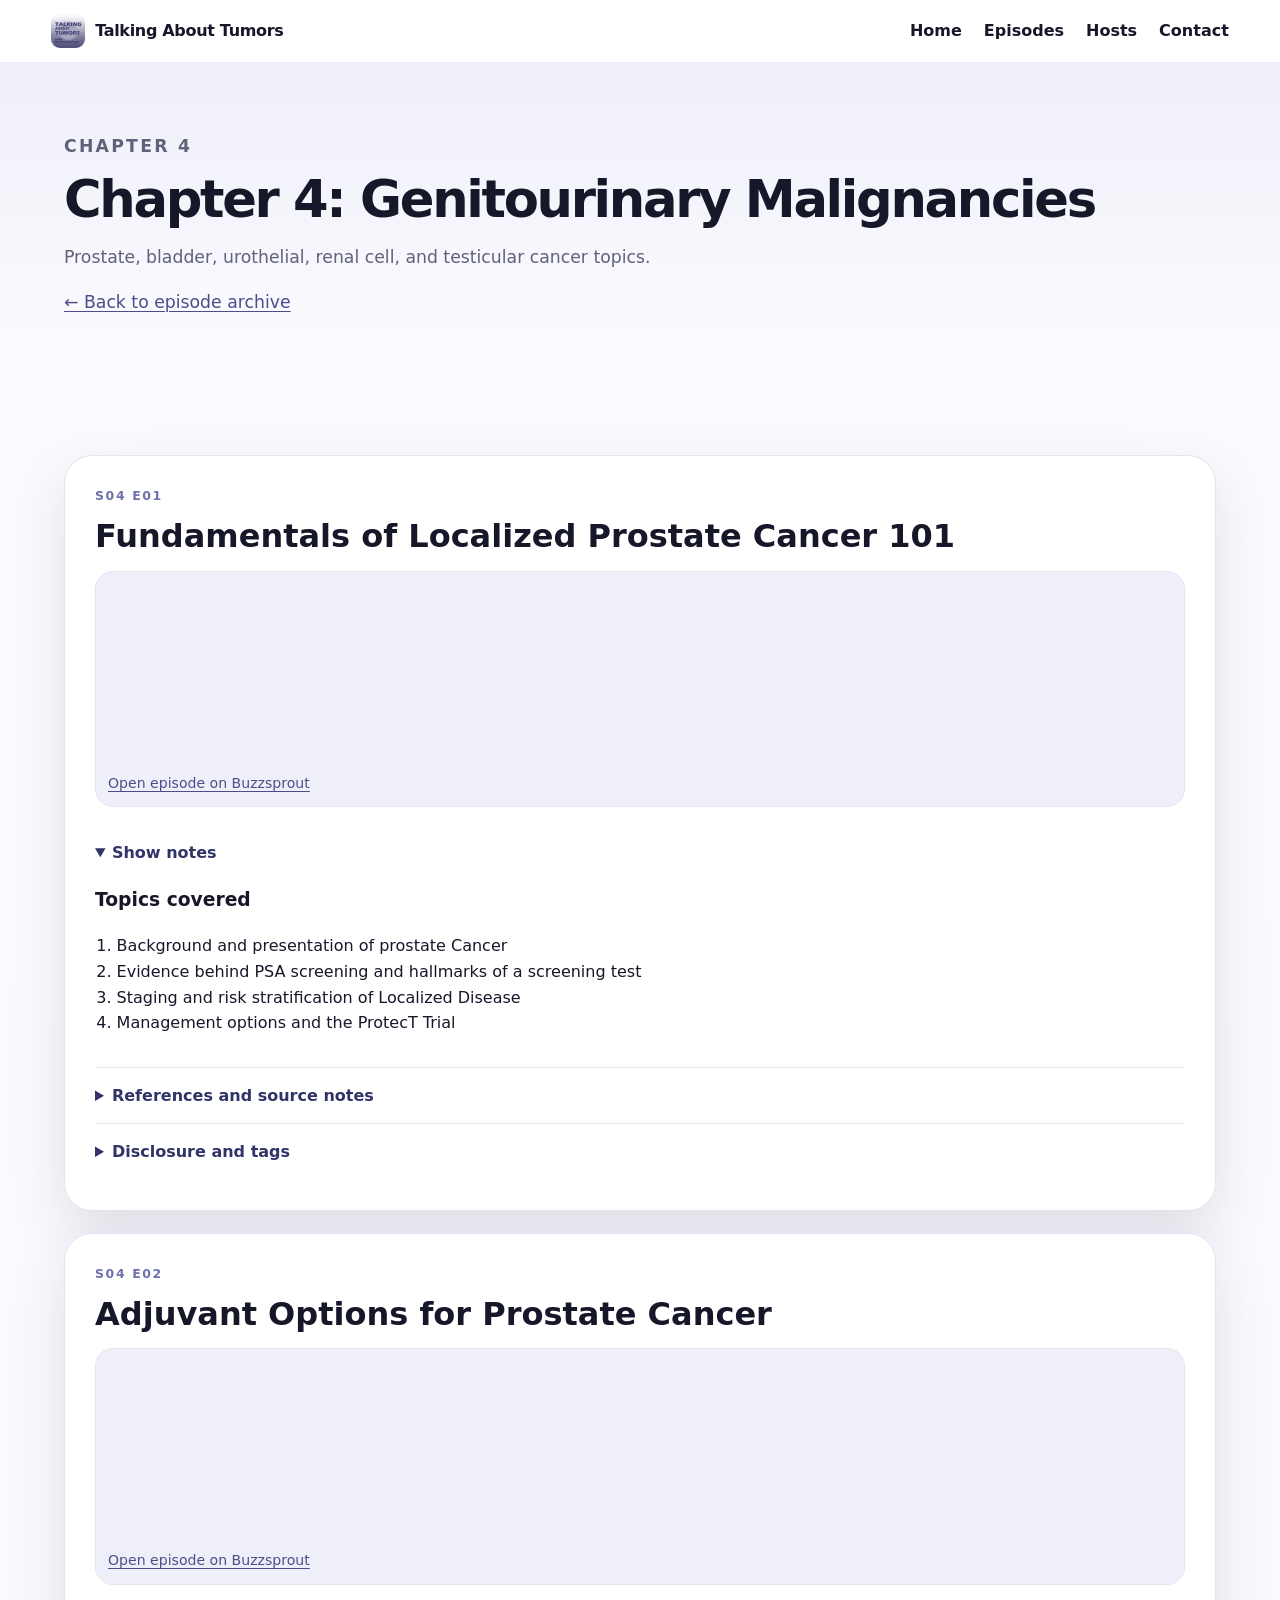
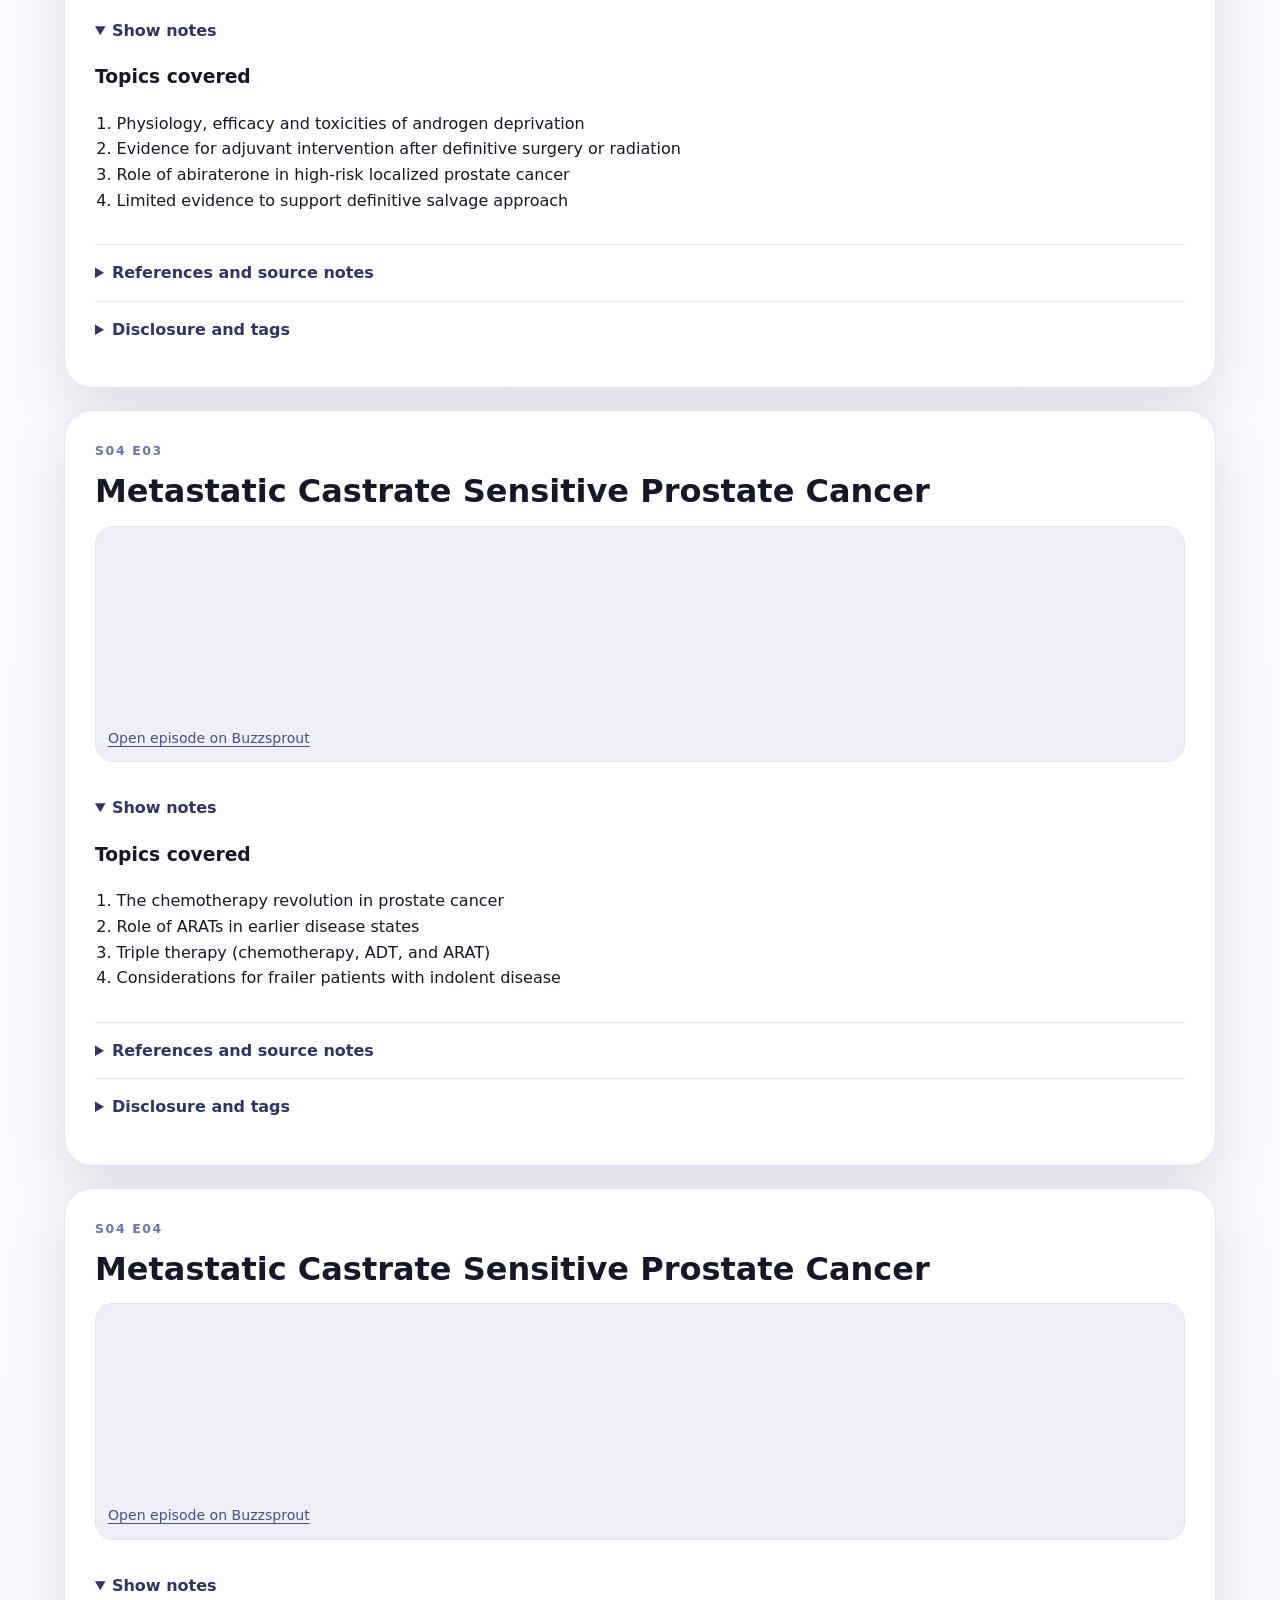
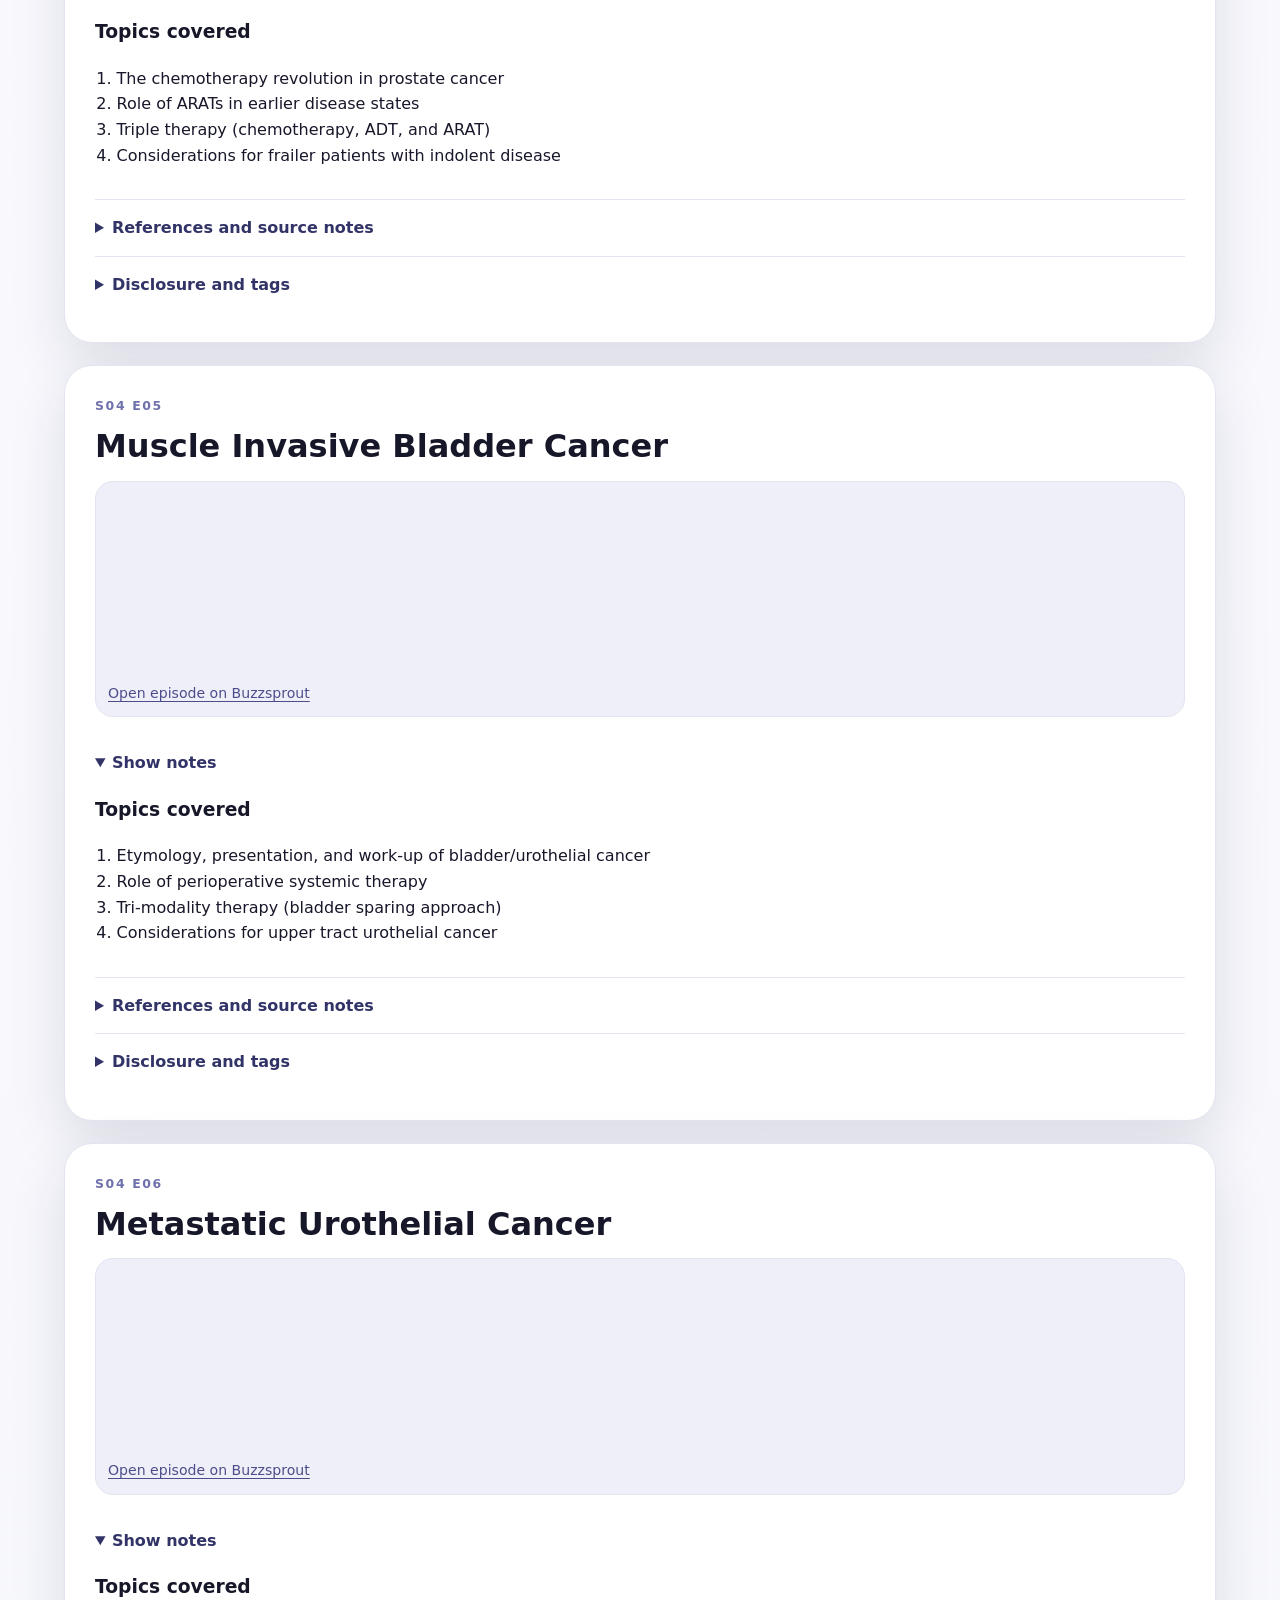
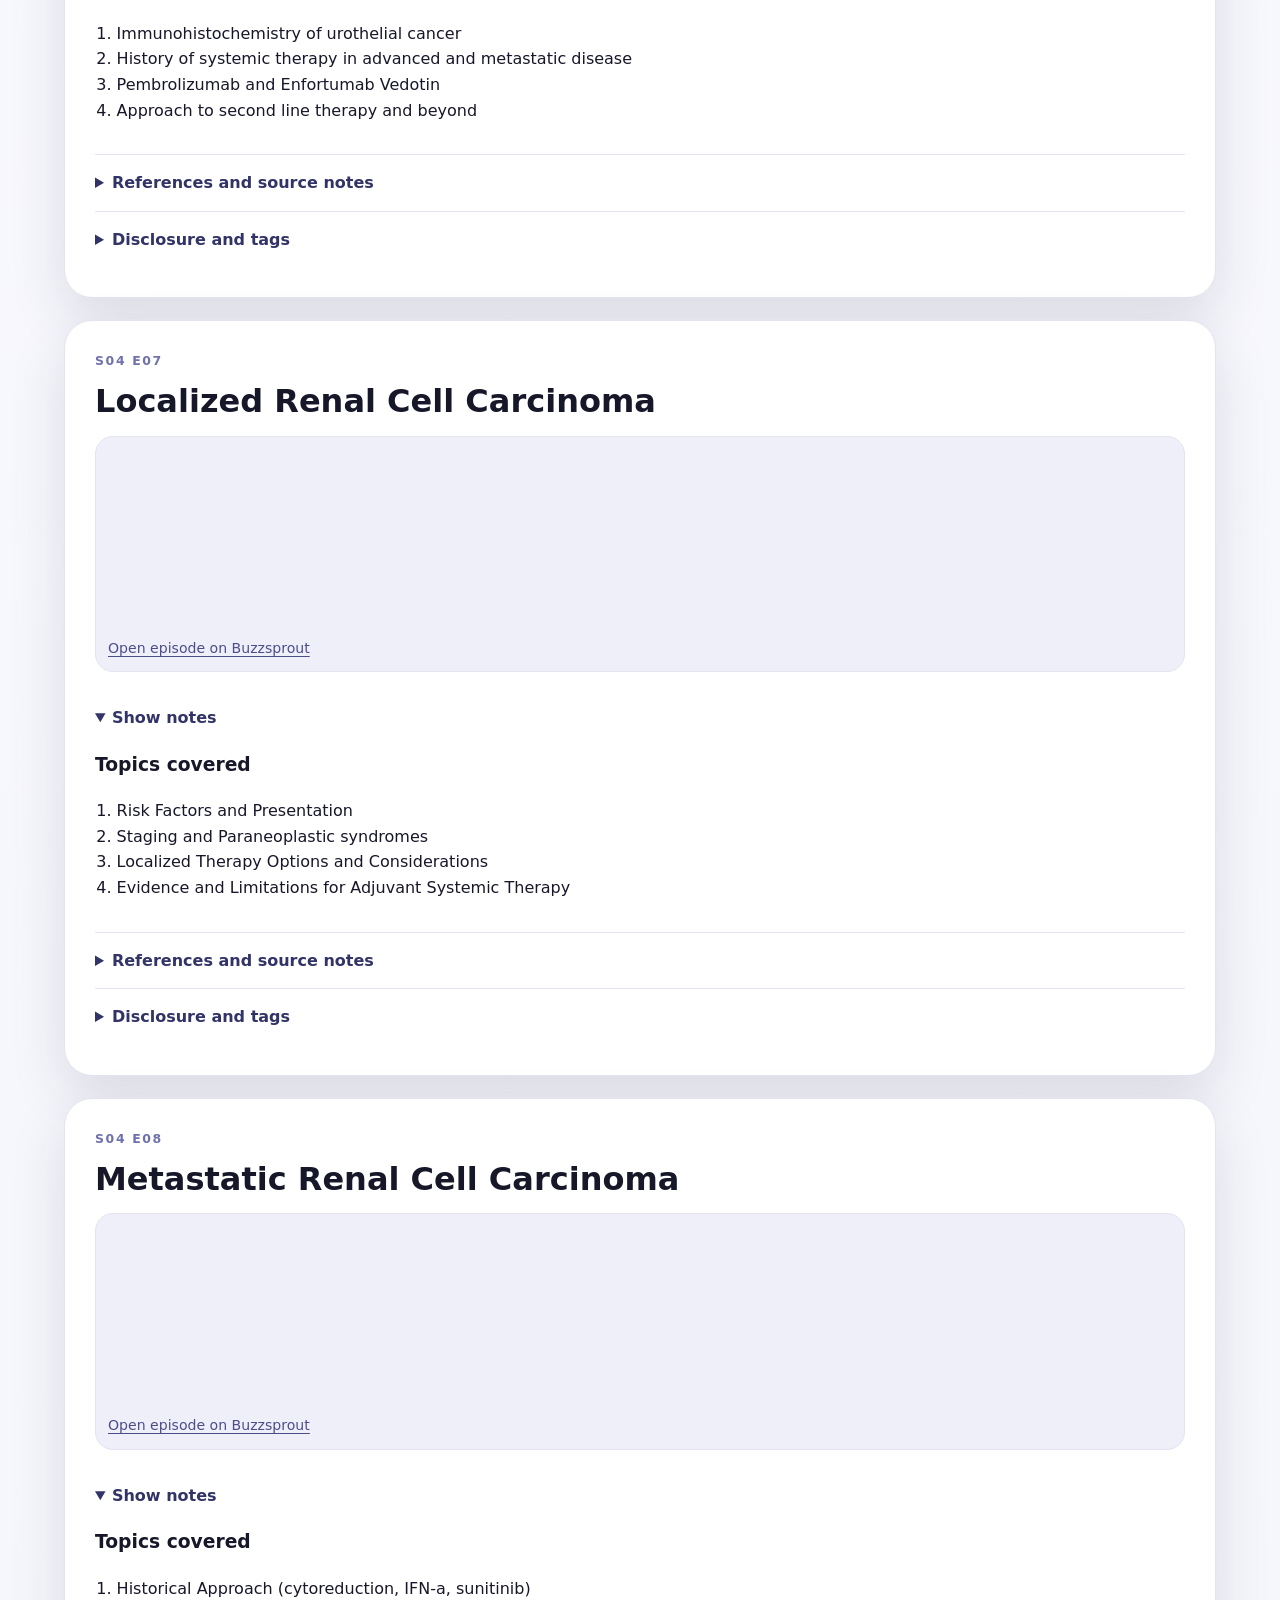
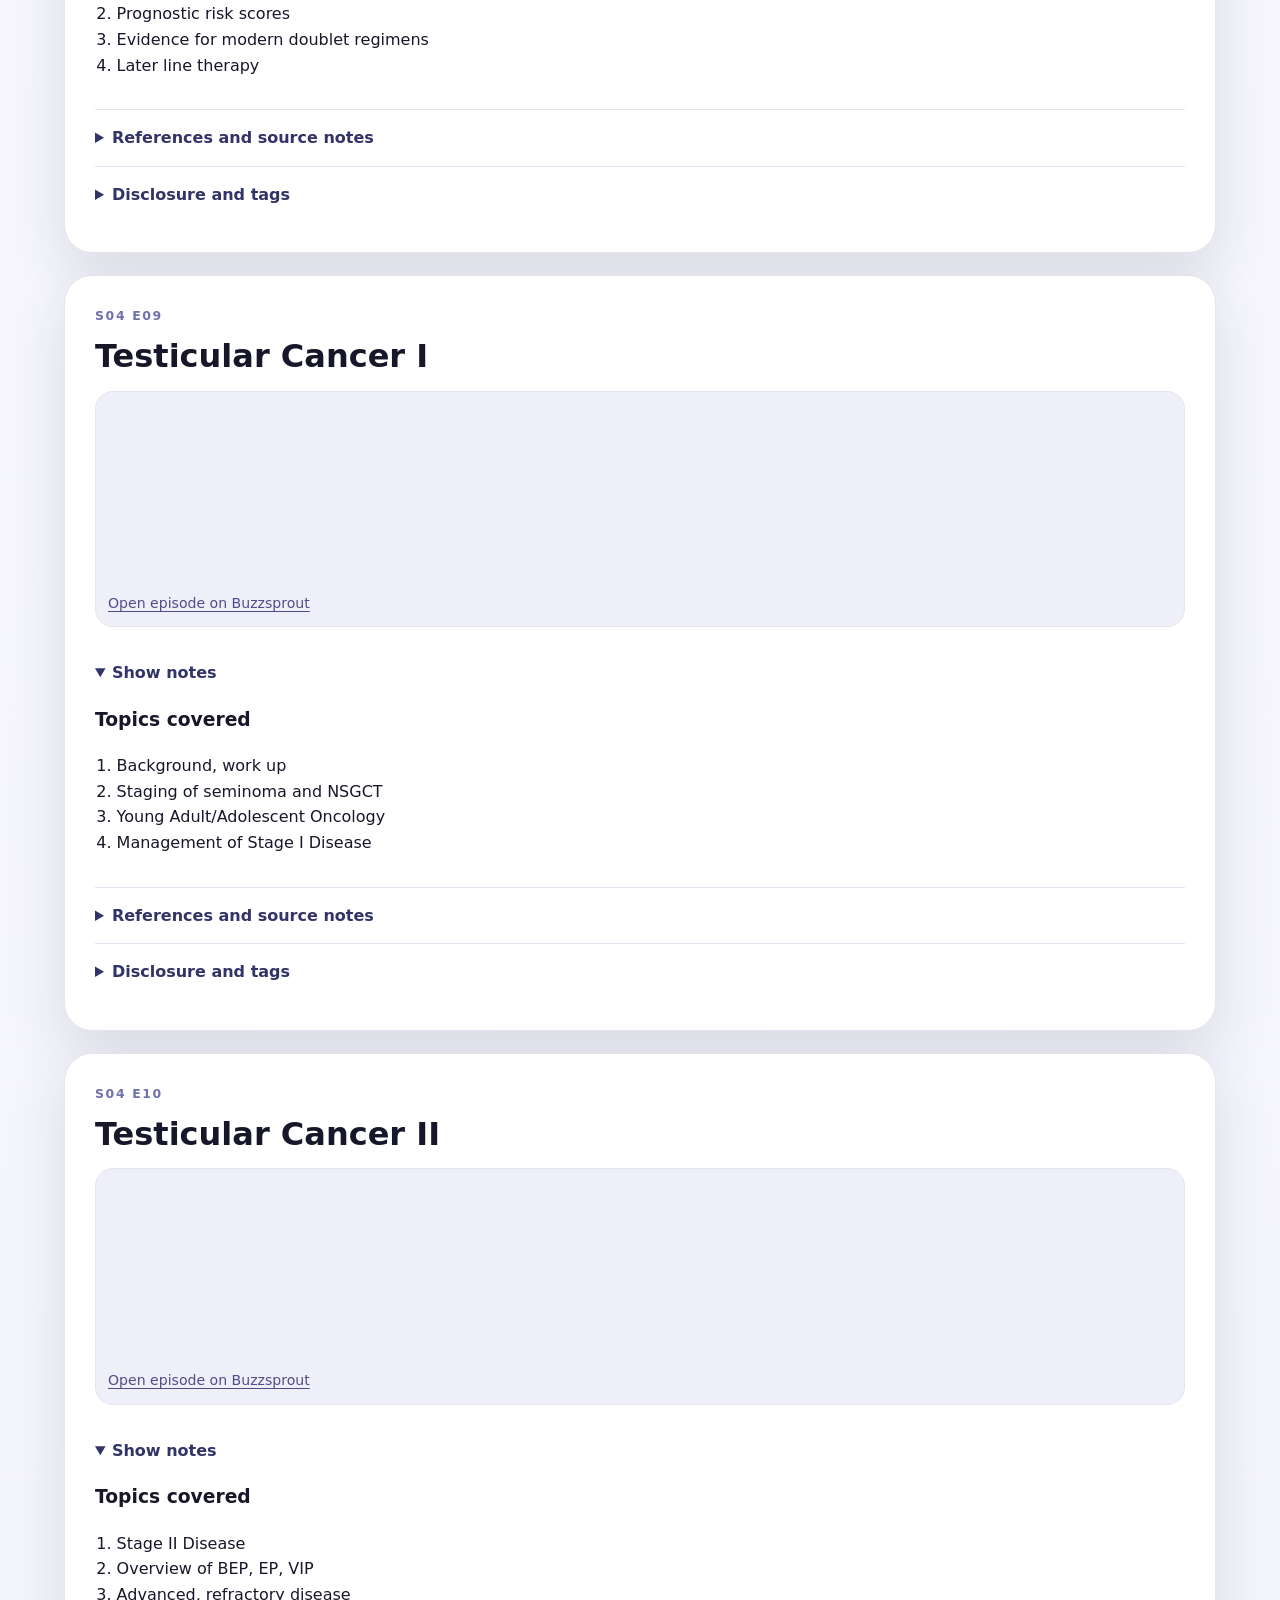
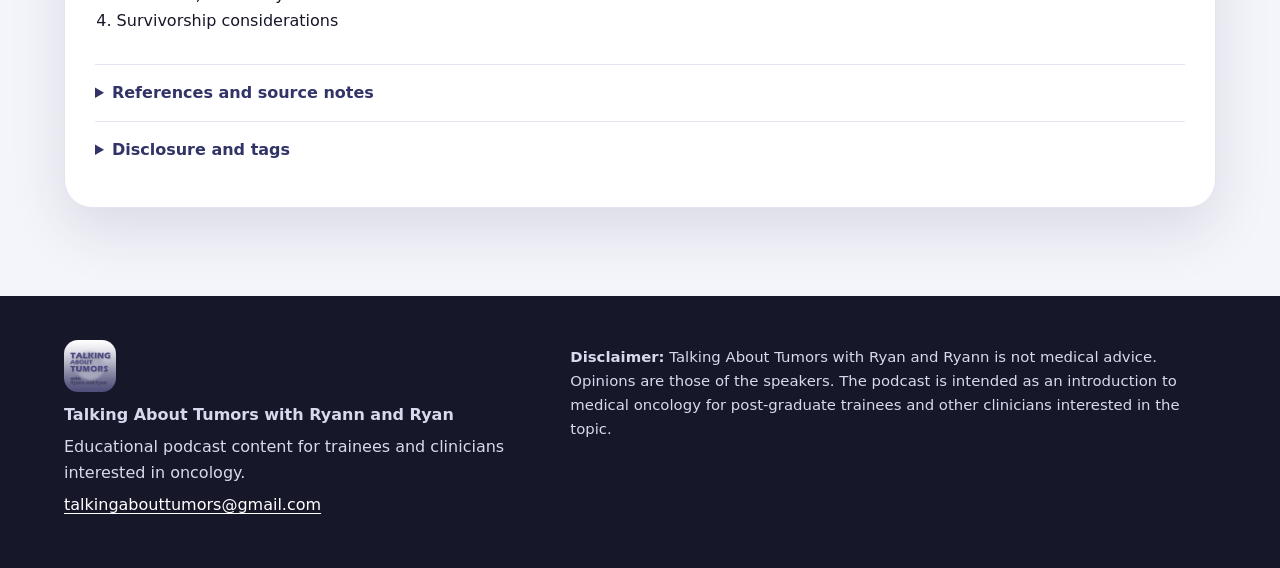
<file: seasons/season-4-genitourinary-malignancies.html>
<!DOCTYPE html>

<html lang="en">
<head>
<meta charset="utf-8"/>
<meta content="width=device-width, initial-scale=1" name="viewport"/>
<title>Chapter 4: Genitourinary Malignancies | Talking About Tumors</title>
<meta content="Prostate, bladder, urothelial, renal cell, and testicular cancer topics." name="description"/>
<meta content="Chapter 4: Genitourinary Malignancies | Talking About Tumors" property="og:title"/>
<meta content="Prostate, bladder, urothelial, renal cell, and testicular cancer topics." property="og:description"/>
<meta content="../assets/og-image.jpg" property="og:image"/>
<meta content="website" property="og:type"/>
<link href="../assets/favicon.png" rel="icon"/>
<link href="../assets/apple-touch-icon.png" rel="apple-touch-icon"/>
<link href="../assets/site.css" rel="stylesheet"/>
</head>
<body class="">
<header class="site-header">
<a class="brand" href="../index.html">
<img alt="" class="brand-mark" src="../assets/favicon.png"/>
<span>Talking About Tumors</span>
</a>
<button aria-expanded="false" aria-label="Open navigation" class="nav-toggle">☰</button>
<nav aria-label="Primary" class="site-nav">
<a href="../index.html">Home</a>
<a href="../episodes.html">Episodes</a>
<a href="../index.html#hosts">Hosts</a>
<a href="../index.html#contact">Contact</a>
</nav>
</header>
<main>
<section class="page-hero"><div class="page-hero-inner"><p class="eyebrow">Chapter 4</p><h1>Chapter 4: Genitourinary Malignancies</h1><p>Prostate, bladder, urothelial, renal cell, and testicular cancer topics.</p><p><a href="../episodes.html">← Back to episode archive</a></p></div></section>
<section class="section"><div class="section-inner episode-list">
<article class="episode-card" id="04_01-fundamentals-of-localized-prostate-cancer-101">
<div class="episode-card-head">
<p class="eyebrow">S04 E01</p>
<h2>Fundamentals of Localized Prostate Cancer 101</h2>

</div>
<div class="player-wrap"><iframe frameborder="0" height="200" loading="lazy" scrolling="no" src="https://www.buzzsprout.com/1967731/episodes/14169617?client_source=small_player&amp;iframe=true" title="Fundamentals of Localized Prostate Cancer 101" width="100%"></iframe>
<p class="open-link"><a href="https://www.buzzsprout.com/1967731/episodes/14169617" rel="noopener" target="_blank">Open episode on Buzzsprout</a></p></div>
<details open="">
<summary>Show notes</summary>
<div class="show-notes">
<h3>Topics covered</h3>
<ol><li>Background and presentation of prostate Cancer</li><li>Evidence behind PSA screening and hallmarks of a screening test</li><li>Staging and risk stratification of Localized Disease</li><li>Management options and the ProtecT Trial</li></ol>
</div>
</details>
<details>
<summary>References and source notes</summary>
<div class="references">
<p>As always, citations, and sources include education from our respective training programs, the Devita textbook, and Uptodate.com. We highly encourage review of guidelines published by ASCO, ESMO and other organizations local to your practice.</p><p>DeVita, Vincent T., Jr., Theodore S. Lawrence, and Steven A. Rosenberg. Devita, Hellman, and Rosenberg's Cancer: Principles &amp; Practice of Oncology. 10th edition. Philadelphia: Wolters Kluwer, 2015.</p><p>Uptodate.com Waltham, MA: Wolters Kluwer.</p>
<ol><li>1. Schroder F et al. NEJM. 2009; 360(13):1320-1328. <a href="https://doi.org/10.1056/NEJMOA0810084" rel="noopener" target="_blank">doi: 10.1056/NEJMOA0810084</a></li><li>2. Andriole G el al. NEJM. 2009; 360(13):1310-1319. <a href="https://doi.org/10.1056/NEJMOA0810696" rel="noopener" target="_blank">doi: 10.1056/NEJMOA0810696</a></li><li>3. Lane J et al. Lancet. 2014; 15(10):1109-1118. <a href="https://doi.org/10.1016/S1470-2045(14)70361-4" rel="noopener" target="_blank">doi: 10.1016/S1470-2045(14)70361-4</a></li><li>4. Hamdy F et al. NEJM. 2016; 375(15):1415-1424. <a href="https://doi.org/10.1056/NEJMOA1606220" rel="noopener" target="_blank">doi: 10.1056/NEJMOA1606220</a></li><li>5. Hamdy F et al. NEJM. 2023; 388(17):1547-1558. <a href="https://doi.org/10.1056/NEJMOA2214122" rel="noopener" target="_blank">doi: 10.1056/NEJMOA2214122</a></li><li>6. Ilic D et al. BMJ. 2018; 362:k3519. <a href="https://doi.org/10.1136/BMJ.K3519" rel="noopener" target="_blank">doi:10.1136/BMJ.K3519</a></li><li>7. Maurer T et al. Nat Rev Urol. 2016;13(4):226-235. <a href="https://doi.org/10.1038/nrurol.2016.26" rel="noopener" target="_blank">doi: 10.1038/nrurol.2016.26</a> Epub 2016 Feb 23</li></ol>
</div>
</details>
<details>
<summary>Disclosure and tags</summary>
<p>Talking about Tumors with Ryan and Ryann is not medical advice. We have received no funding in relation to the information discussed within this episode and have no financial conflicts of interest to disclose. All opinions are those of whoever stated them. We have compiled this podcast to serve as an introduction to the field of medical oncology for post-graduate trainees interested in the topic.</p>
<p class="tags"><strong>Tags:</strong> Hematology/Oncology, evidence based medicine, education, chemotherapy, immunotherapy, medical oncology</p>
</details>
</article>
<article class="episode-card" id="04_02-adjuvant-options-for-prostate-cancer">
<div class="episode-card-head">
<p class="eyebrow">S04 E02</p>
<h2>Adjuvant Options for Prostate Cancer</h2>

</div>
<div class="player-wrap"><iframe frameborder="0" height="200" loading="lazy" scrolling="no" src="https://www.buzzsprout.com/1967731/episodes/14268159?client_source=small_player&amp;iframe=true" title="Adjuvant Options for Prostate Cancer" width="100%"></iframe>
<p class="open-link"><a href="https://www.buzzsprout.com/1967731/episodes/14268159" rel="noopener" target="_blank">Open episode on Buzzsprout</a></p></div>
<details open="">
<summary>Show notes</summary>
<div class="show-notes">
<h3>Topics covered</h3>
<ol><li>Physiology, efficacy and toxicities of androgen deprivation</li><li>Evidence for adjuvant intervention after definitive surgery or radiation</li><li>Role of abiraterone in high-risk localized prostate cancer</li><li>Limited evidence to support definitive salvage approach</li></ol>
</div>
</details>
<details>
<summary>References and source notes</summary>
<div class="references">
<p>As always, citations, and sources include education from our respective training programs, the Devita textbook, and Uptodate.com. We highly encourage review of guidelines published by ASCO, ESMO and other organizations local to your practice.</p><p>DeVita, Vincent T., Jr., Theodore S. Lawrence, and Steven A. Rosenberg. Devita, Hellman, and Rosenberg's Cancer: Principles &amp; Practice of Oncology. 10th edition. Philadelphia: Wolters Kluwer, 2015.</p><p>Uptodate.com Waltham, MA: Wolters Kluwer.</p>
<ol><li>1. Attard G et al. Lancet. 2022;399(10323):447-460. <a href="https://doi.org/10.1016/S0140-6736(21)02437-5" rel="noopener" target="_blank">doi:10.1016/S0140-6736(21)02437-5</a></li><li>2. Xie W et al. J Clin Oncol. 2017;35(27):3097-3104. <a href="https://doi.org/10.1200/JCO.2017.73.9987" rel="noopener" target="_blank">doi:10.1200/JCO.2017.73.9987</a></li><li>3. Bolla M et al.. NEJM. 2009;360(24):2516-2527. <a href="https://doi.org/10.1056/NEJMOA0810095" rel="noopener" target="_blank">doi:10.1056/NEJMOA0810095</a></li><li>4. Kishan AU et al. Lancet Oncol. 2022;23(2):304-316. <a href="https://doi.org/10.1016/S1470-2045(21)00705-1" rel="noopener" target="_blank">doi:10.1016/S1470-2045(21)00705-1</a></li><li>5. Bolla M et al. Lancet. 2002;360(9327):103-108. <a href="https://doi.org/10.1016/S0140-6736(02)09408-4" rel="noopener" target="_blank">doi:10.1016/S0140-6736(02)09408-4</a></li><li>6. Bolla M et al. Lancet Oncol. 2010;11(11):1066-1073. <a href="https://doi.org/10.1016/S1470-2045(10)70223-0" rel="noopener" target="_blank">doi:10.1016/S1470-2045(10)70223-0</a></li><li>7. Bolla M et al. NEJM. 2009;360(24):2516-2527. <a href="https://doi.org/10.1056/NEJMOA0810095" rel="noopener" target="_blank">doi:10.1056/NEJMOA0810095</a></li><li>8. Hanks GE et al. J Clin Oncol. 2003;21(21):3972-3978. <a href="https://doi.org/10.1200/JCO.2003.11.023" rel="noopener" target="_blank">doi:10.1200/JCO.2003.11.023</a></li><li>9. Bolla M et al. Lancet. 2002;360(9327):103-108. <a href="https://doi.org/10.1016/S0140-6736(02)09408-4" rel="noopener" target="_blank">doi:10.1016/S0140-6736(02)09408-4</a></li><li>10. Huggins C, Hodges C V. CA Cancer J Clin. 1972;22(4):293-297. <a href="https://doi.org/10.3322/CANJCLIN.22.4.232" rel="noopener" target="_blank">doi:10.3322/CANJCLIN.22.4.232</a></li><li>11. Huggins C et al. Arch Surg. 1941;43(2):209-223. <a href="https://doi.org/10.1001/archsurg.1941.01210140043004" rel="noopener" target="_blank">doi:10.1001/archsurg.1941.01210140043004</a></li><li>12. Rosenthal SA et al. J Clin Oncol. 2019;37(14):1159-1168. <a href="https://doi.org/10.1200/JCO.18.02158" rel="noopener" target="_blank">doi:10.1200/JCO.18.02158</a></li></ol>
</div>
</details>
<details>
<summary>Disclosure and tags</summary>
<p>Talking about Tumors with Ryan and Ryann is not medical advice. We have received no funding in relation to the information discussed within this episode and have no financial conflicts of interest to disclose. All opinions are those of whoever stated them. We have compiled this podcast to serve as an introduction to the field of medical oncology for post-graduate trainees interested in the topic.</p>
<p class="tags"><strong>Tags:</strong> Hematology/Oncology, evidence based medicine, education, chemotherapy, immunotherapy, medical oncology</p>
</details>
</article>
<article class="episode-card" id="04_03-metastatic-castrate-sensitive-prostate-cancer">
<div class="episode-card-head">
<p class="eyebrow">S04 E03</p>
<h2>Metastatic Castrate Sensitive Prostate Cancer</h2>

</div>
<div class="player-wrap"><iframe frameborder="0" height="200" loading="lazy" scrolling="no" src="https://www.buzzsprout.com/1967731/episodes/14438019?client_source=small_player&amp;iframe=true" title="Metastatic Castrate Sensitive Prostate Cancer" width="100%"></iframe>
<p class="open-link"><a href="https://www.buzzsprout.com/1967731/episodes/14438019" rel="noopener" target="_blank">Open episode on Buzzsprout</a></p></div>
<details open="">
<summary>Show notes</summary>
<div class="show-notes">
<h3>Topics covered</h3>
<ol><li>The chemotherapy revolution in prostate cancer</li><li>Role of ARATs in earlier disease states</li><li>Triple therapy (chemotherapy, ADT, and ARAT)</li><li>Considerations for frailer patients with indolent disease</li></ol>
</div>
</details>
<details>
<summary>References and source notes</summary>
<div class="references">
<p>As always, citations, and sources include education from our respective training programs, the Devita textbook, and Uptodate.com. We highly encourage review of guidelines published by ASCO, ESMO and other organizations local to your practice.</p><p>DeVita, Vincent T., Jr., Theodore S. Lawrence, and Steven A. Rosenberg. Devita, Hellman, and Rosenberg's Cancer: Principles &amp; Practice of Oncology. 10th edition. Philadelphia: Wolters Kluwer, 2015.</p><p>Uptodate.com Waltham, MA: Wolters Kluwer.</p>
<ol><li>1. Hussain M et al.. J Clin Oncol. 2023;41(20):3595-3607. <a href="https://doi.org/10.1200/JCO.23.00041" rel="noopener" target="_blank">doi:10.1200/JCO.23.00041</a></li><li>2. Smith MR et al. NEJM. 2022;386(12):1132-1142. <a href="https://doi.org/10.1056/NEJMOA2119115" rel="noopener" target="_blank">doi:10.1056/NEJMOA2119115</a></li><li>3. Fizazi K et al. Lancet. 2022;399(10336):1695-1707. <a href="https://doi.org/10.1016/S0140-6736(22)00367-1" rel="noopener" target="_blank">doi:10.1016/S0140-6736(22)00367-1</a></li><li>4. Sweeney CJ et al. Lancet Oncol. 2023;24(4):323-334. <a href="https://doi.org/10.1016/S1470-2045(23)00063-3" rel="noopener" target="_blank">doi:10.1016/S1470-2045(23)00063-3</a></li><li>5. Wenzel M, et al. Prostate Cancer and Prostatic Diseases 2021 25:2. 2021;25(2):139-148. <a href="https://doi.org/10.1038/s41391-021-00395-4" rel="noopener" target="_blank">doi:10.1038/s41391-021-00395-4</a></li><li>6. Gravis G et al. Lancet Oncol. 2013;14(2):149-158. <a href="https://doi.org/10.1016/S1470-2045(12)70560-0" rel="noopener" target="_blank">doi:10.1016/S1470-2045(12)70560-0</a></li><li>7. James ND et al. NEJM. 2017;377(4):338-351. <a href="https://doi.org/10.1056/NEJMOA1702900/SUPPL_FILE" rel="noopener" target="_blank">doi:10.1056/NEJMOA1702900/SUPPL_FILE</a></li><li>8. Fizazi K, et al. Lancet Oncol. 2019;20(5):686-700. <a href="https://doi.org/10.1016/S1470-2045(19)30082-8" rel="noopener" target="_blank">doi:10.1016/S1470-2045(19)30082-8</a></li><li>9. James ND et al. Lancet. 2016;387(10024):1163-1177. <a href="https://doi.org/10.1016/S0140-6736(15)01037-5" rel="noopener" target="_blank">doi:10.1016/S0140-6736(15)01037-5</a></li><li>10. Gravis G et al. Lancet Oncol. 2013;14(2):149-158. <a href="https://doi.org/10.1016/S1470-2045(12)70560-0" rel="noopener" target="_blank">doi:10.1016/S1470-2045(12)70560-0</a></li><li>11. Sweeney CJ et al. NEJM. 2015;373(8):737-746. <a href="https://doi.org/10.1056/NEJMOA1503747/SUPPL_FILE\" rel="noopener" target="_blank">doi:10.1056/NEJMOA1503747/SUPPL_FILE\</a></li><li>12. James ND et al. The Lancet. 2016;387(10024):1163-1177. <a href="https://doi.org/10.1016/S0140-6736(15)01037-5" rel="noopener" target="_blank">doi:10.1016/S0140-6736(15)01037-5</a></li><li>13. Fizazi K et al. NEJM. 2017;377(4):352-360. <a href="https://doi.org/10.1056/NEJMOA1704174" rel="noopener" target="_blank">doi:10.1056/NEJMOA1704174</a></li><li>14. Tannock et al. NEJM 2004;351(15):1502-1512. <a href="https://doi.org/10.1056/NEJMOA040720" rel="noopener" target="_blank">doi:10.1056/NEJMOA040720</a></li><li>15. Petrylak DP et al.. NEJM. 2004;351(15):1513-1520. <a href="https://doi.org/10.1056/NEJMOA041318" rel="noopener" target="_blank">doi:10.1056/NEJMOA041318</a></li></ol>
</div>
</details>
<details>
<summary>Disclosure and tags</summary>
<p>Talking about Tumors with Ryan and Ryann is not medical advice. We have received no funding in relation to the information discussed within this episode and have no financial conflicts of interest to disclose. All opinions are those of whoever stated them. We have compiled this podcast to serve as an introduction to the field of medical oncology for post-graduate trainees interested in the topic.</p>
<p class="tags"><strong>Tags:</strong> Hematology/Oncology, evidence based medicine, education, chemotherapy, immunotherapy, medical oncology</p>
</details>
</article>
<article class="episode-card" id="04_04-metastatic-castrate-sensitive-prostate-cancer">
<div class="episode-card-head">
<p class="eyebrow">S04 E04</p>
<h2>Metastatic Castrate Sensitive Prostate Cancer</h2>

</div>
<div class="player-wrap"><iframe frameborder="0" height="200" loading="lazy" scrolling="no" src="https://www.buzzsprout.com/1967731/episodes/14551716?client_source=small_player&amp;iframe=true" title="Metastatic Castrate Sensitive Prostate Cancer" width="100%"></iframe>
<p class="open-link"><a href="https://www.buzzsprout.com/1967731/episodes/14551716" rel="noopener" target="_blank">Open episode on Buzzsprout</a></p></div>
<details open="">
<summary>Show notes</summary>
<div class="show-notes">
<h3>Topics covered</h3>
<ol><li>The chemotherapy revolution in prostate cancer</li><li>Role of ARATs in earlier disease states</li><li>Triple therapy (chemotherapy, ADT, and ARAT)</li><li>Considerations for frailer patients with indolent disease</li></ol>
</div>
</details>
<details>
<summary>References and source notes</summary>
<div class="references">
<p>As always, citations, and sources include education from our respective training programs, the Devita textbook, and Uptodate.com. We highly encourage review of guidelines published by ASCO, ESMO and other organizations local to your practice.</p><p>DeVita, Vincent T., Jr., Theodore S. Lawrence, and Steven A. Rosenberg. Devita, Hellman, and Rosenberg's Cancer: Principles &amp; Practice of Oncology. 10th edition. Philadelphia: Wolters Kluwer, 2015.</p><p>Uptodate.com Waltham, MA: Wolters Kluwer.</p>
<ol><li>1. Freedland SJ et al. NEJM. 2023;389(16):1453-1465. <a href="https://doi.org/10.1056/NEJMOA2303974" rel="noopener" target="_blank">doi:10.1056/NEJMOA2303974</a></li><li>2. de Bono J et al. NEJM. 2020;382(22):2091-2102. <a href="https://doi.org/10.1056/NEJMOA1911440" rel="noopener" target="_blank">doi:10.1056/NEJMOA1911440</a></li><li>3. Haslam A, Prasad V. Annals of Oncology. 2018;29(5):1079. <a href="https://doi.org/10.1093/ANNONC/MDY116" rel="noopener" target="_blank">doi:10.1093/ANNONC/MDY116</a></li><li>4. Parker C et al. NEJM. 2013;369(3):213-223. <a href="https://doi.org/10.1056/NEJMOA1213755" rel="noopener" target="_blank">doi:10.1056/NEJMOA1213755</a></li><li>5. Khalaf DJ et al. Lancet Oncol. 2019;20(12):1730-1739. <a href="https://doi.org/10.1016/S1470-2045(19)30688-6" rel="noopener" target="_blank">doi:10.1016/S1470-2045(19)30688-6</a></li><li>6. Saad F et al.. J Natl Cancer Inst. 2004;96(11):879-882. <a href="https://doi.org/10.1093/JNCI/DJH141" rel="noopener" target="_blank">doi:10.1093/JNCI/DJH141</a></li><li>7. Sartor O et al. NEJM. 2021;385(12):1091-1103. <a href="https://doi.org/10.1056/NEJMOA2107322" rel="noopener" target="_blank">doi:10.1056/NEJMOA2107322</a></li><li>8. de Wit R et al. NEJM. 2019;381(26):2506-2518. <a href="https://doi.org/10.1056/NEJMOA1911206" rel="noopener" target="_blank">doi:10.1056/NEJMOA1911206</a></li></ol>
</div>
</details>
<details>
<summary>Disclosure and tags</summary>
<p>Talking about Tumors with Ryan and Ryann is not medical advice. We have received no funding in relation to the information discussed within this episode and have no financial conflicts of interest to disclose. All opinions are those of whoever stated them. We have compiled this podcast to serve as an introduction to the field of medical oncology for post-graduate trainees interested in the topic.</p>
<p class="tags"><strong>Tags:</strong> Hematology/Oncology, evidence based medicine, education, chemotherapy, immunotherapy, medical oncology</p>
</details>
</article>
<article class="episode-card" id="04_05-muscle-invasive-bladder-cancer">
<div class="episode-card-head">
<p class="eyebrow">S04 E05</p>
<h2>Muscle Invasive Bladder Cancer</h2>

</div>
<div class="player-wrap"><iframe frameborder="0" height="200" loading="lazy" scrolling="no" src="https://www.buzzsprout.com/1967731/episodes/14922864?client_source=small_player&amp;iframe=true" title="Muscle Invasive Bladder Cancer" width="100%"></iframe>
<p class="open-link"><a href="https://www.buzzsprout.com/1967731/episodes/14922864" rel="noopener" target="_blank">Open episode on Buzzsprout</a></p></div>
<details open="">
<summary>Show notes</summary>
<div class="show-notes">
<h3>Topics covered</h3>
<ol><li>Etymology, presentation, and work-up of bladder/urothelial cancer</li><li>Role of perioperative systemic therapy</li><li>Tri-modality therapy (bladder sparing approach)</li><li>Considerations for upper tract urothelial cancer</li></ol>
</div>
</details>
<details>
<summary>References and source notes</summary>
<div class="references">
<p>As always, citations, and sources include education from our respective training programs, the Devita textbook, and Uptodate.com. We highly encourage review of guidelines published by ASCO, ESMO and other organizations local to your practice.</p><p>DeVita, Vincent T., Jr., Theodore S. Lawrence, and Steven A. Rosenberg. Devita, Hellman, and Rosenberg's Cancer: Principles &amp; Practice of Oncology. 10th edition. Philadelphia: Wolters Kluwer, 2015.</p><p>Uptodate.com Waltham, MA: Wolters Kluwer.</p>
<ol><li>1. Bellmunt J et al. Lancet Oncol. 2021;22(4):525-537. <a href="https://doi.org/10.1016/S1470-2045(21)00004-8" rel="noopener" target="_blank">doi:10.1016/S1470-2045(21)00004-8</a></li><li>2. Birtle AJ et al. JCO. Published online February 13, 2024. <a href="https://doi.org/10.1200/JCO.23.01659" rel="noopener" target="_blank">doi:10.1200/JCO.23.01659</a></li><li>3. Birtle A et al. Lancet. 2020;395(10232):1268-1277. <a href="https://doi.org/10.1016/S0140-6736(20)30415-3" rel="noopener" target="_blank">doi:10.1016/S0140-6736(20)30415-3</a></li><li>4. Bajorin DF et al. NEJM. 2021;384(22):2102-2114. <a href="https://doi.org/10.1056/NEJMOA2034442" rel="noopener" target="_blank">doi:10.1056/NEJMOA2034442</a></li><li>5. James ND et al. NEJM. 2012;366(16):1477-1488. <a href="https://doi.org/10.1056/NEJMOA1106106" rel="noopener" target="_blank">doi:10.1056/NEJMOA1106106</a></li><li>6. Pfister C et al. JCO 2023;41(17_suppl) <a href="https://doi.org/10.1200/JCO.2023.41.17_SUPPL.LBA4507" rel="noopener" target="_blank">doi:10.1200/JCO.2023.41.17_SUPPL.LBA4507</a></li><li>7. Pfister C et al. Eur Urol. 2021;79(2):214-221. <a href="https://doi.org/10.1016/J.EURURO.2020.08.024" rel="noopener" target="_blank">doi:10.1016/J.EURURO.2020.08.024</a></li><li>8. Grossman HB et al. NEJM. 2003;349(9):859-866. <a href="https://doi.org/10.1056/NEJMOA022148" rel="noopener" target="_blank">doi:10.1056/NEJMOA022148</a></li></ol>
</div>
</details>
<details>
<summary>Disclosure and tags</summary>
<p>Talking about Tumors with Ryan and Ryann is not medical advice. We have received no funding in relation to the information discussed within this episode and have no financial conflicts of interest to disclose. All opinions are those of whoever stated them. We have compiled this podcast to serve as an introduction to the field of medical oncology for post-graduate trainees interested in the topic.</p>
<p class="tags"><strong>Tags:</strong> Hematology/Oncology, evidence based medicine, education, chemotherapy, immunotherapy, medical oncology</p>
</details>
</article>
<article class="episode-card" id="04_06-metastatic-urothelial-cancer">
<div class="episode-card-head">
<p class="eyebrow">S04 E06</p>
<h2>Metastatic Urothelial Cancer</h2>

</div>
<div class="player-wrap"><iframe frameborder="0" height="200" loading="lazy" scrolling="no" src="https://www.buzzsprout.com/1967731/episodes/15127850?client_source=small_player&amp;iframe=true" title="Metastatic Urothelial Cancer" width="100%"></iframe>
<p class="open-link"><a href="https://www.buzzsprout.com/1967731/episodes/15127850" rel="noopener" target="_blank">Open episode on Buzzsprout</a></p></div>
<details open="">
<summary>Show notes</summary>
<div class="show-notes">
<h3>Topics covered</h3>
<ol><li>Immunohistochemistry of urothelial cancer</li><li>History of systemic therapy in advanced and metastatic disease</li><li>Pembrolizumab and Enfortumab Vedotin</li><li>Approach to second line therapy and beyond</li></ol>
</div>
</details>
<details>
<summary>References and source notes</summary>
<div class="references">
<p>As always, citations, and sources include education from our respective training programs, the Devita textbook, and Uptodate.com. We highly encourage review of guidelines published by ASCO, ESMO and other organizations local to your practice.</p><p>DeVita, Vincent T., Jr., Theodore S. Lawrence, and Steven A. Rosenberg. Devita, Hellman, and Rosenberg's Cancer: Principles &amp; Practice of Oncology. 10th edition. Philadelphia: Wolters Kluwer, 2015.</p><p>Uptodate.com Waltham, MA: Wolters Kluwer.</p>
<ol><li>1. Powles T et al. NEJM. 2024;390(10):875-888. <a href="https://doi.org/10.1056/NEJMOA2312117" rel="noopener" target="_blank">doi:10.1056/NEJMOA2312117</a></li><li>2. Powles T et al. NEJM. 2020;383(13):1218-1230. <a href="https://doi.org/10.1056/NEJMOA2002788" rel="noopener" target="_blank">doi:10.1056/NEJMOA2002788</a></li><li>3. Galsky MD et al. Lancet. 2020;395(10236):1547-1557. <a href="https://doi.org/10.1016/S0140-6736(20)30230-0" rel="noopener" target="_blank">doi:10.1016/S0140-6736(20)30230-0</a></li><li>4. Powles T et al. Lancet Oncol. 2021;22(7):931-945. <a href="https://doi.org/10.1016/S1470-2045(21)00152-2" rel="noopener" target="_blank">doi:10.1016/S1470-2045(21)00152-2</a></li><li>5. van der Heijden MS et al. NEJM. 2023;389(19):1778-1789. <a href="https://doi.org/10.1056/NEJMOA2309863" rel="noopener" target="_blank">doi:10.1056/NEJMOA2309863</a></li><li>6. Von der Maase H et al. JCO. 2000;18(17):3068-3077. <a href="https://doi.org/10.1200/JCO.2000.18.17.3068/" rel="noopener" target="_blank">doi:10.1200/JCO.2000.18.17.3068/</a></li><li>7. von der Maase H et al. JCO. 2023;41(23):3881-3890. <a href="https://doi.org/10.1200/JCO.22.02763" rel="noopener" target="_blank">doi:10.1200/JCO.22.02763</a></li><li>8. Vuky J et al. . JCO. 2020;38(23):2658-2666. <a href="https://doi.org/10.1200/JCO.19.01213" rel="noopener" target="_blank">doi:10.1200/JCO.19.01213</a></li></ol>
</div>
</details>
<details>
<summary>Disclosure and tags</summary>
<p>Talking about Tumors with Ryan and Ryann is not medical advice. We have received no funding in relation to the information discussed within this episode and have no financial conflicts of interest to disclose. All opinions are those of whoever stated them. We have compiled this podcast to serve as an introduction to the field of medical oncology for post-graduate trainees interested in the topic.</p>
<p class="tags"><strong>Tags:</strong> Hematology/Oncology, evidence based medicine, education, chemotherapy, immunotherapy, medical oncology</p>
</details>
</article>
<article class="episode-card" id="04_07-localized-renal-cell-carcinoma">
<div class="episode-card-head">
<p class="eyebrow">S04 E07</p>
<h2>Localized Renal Cell Carcinoma</h2>

</div>
<div class="player-wrap"><iframe frameborder="0" height="200" loading="lazy" scrolling="no" src="https://www.buzzsprout.com/1967731/episodes/15369678?client_source=small_player&amp;iframe=true" title="Localized Renal Cell Carcinoma" width="100%"></iframe>
<p class="open-link"><a href="https://www.buzzsprout.com/1967731/episodes/15369678" rel="noopener" target="_blank">Open episode on Buzzsprout</a></p></div>
<details open="">
<summary>Show notes</summary>
<div class="show-notes">
<h3>Topics covered</h3>
<ol><li>Risk Factors and Presentation</li><li>Staging and Paraneoplastic syndromes</li><li>Localized Therapy Options and Considerations</li><li>Evidence and Limitations for Adjuvant Systemic Therapy</li></ol>
</div>
</details>
<details>
<summary>References and source notes</summary>
<div class="references">
<p>As always, citations, and sources include education from our respective training programs, the Devita textbook, and Uptodate.com. We highly encourage review of guidelines published by ASCO, ESMO and other organizations local to your practice.</p><p>DeVita, Vincent T., Jr., Theodore S. Lawrence, and Steven A. Rosenberg. Devita, Hellman, and Rosenberg's Cancer: Principles &amp; Practice of Oncology. 10th edition. Philadelphia: Wolters Kluwer, 2015.</p><p>Uptodate.com Waltham, MA: Wolters Kluwer.</p>
<ol><li>1. Tannock IF et al. Evaluating Trials of Adjuvant Therapy: Is There Benefit for People with Resected Renal Cancer? Journal of Clinical Oncology. 2023;41(15):2713-2717. <a href="https://doi.org/10.1200/JCO.23.00280/ASSET/IMAGES/LARGE/JCO.23.00280F2.JPEG" rel="noopener" target="_blank">doi:10.1200/JCO.23.00280/ASSET/IMAGES/LARGE/JCO.23.00280F2.JPEG</a></li><li>2. Ravaud A et al. NEJM. 2016;375(23):2246-2254. <a href="https://doi.org/10.1056/NEJMOA1611406" rel="noopener" target="_blank">doi:10.1056/NEJMOA1611406</a></li><li>3. Pal SK et al. Lancet. 2022;400(10358):1103-1116. <a href="https://doi.org/10.1016/S0140-6736(22)01658-0" rel="noopener" target="_blank">doi:10.1016/S0140-6736(22)01658-0</a></li><li>4. Motzer RJ et al. Lancet. 2023;401(10379):821-832. <a href="https://doi.org/10.1016/S0140-6736(22)02574-0" rel="noopener" target="_blank">doi:10.1016/S0140-6736(22)02574-0</a></li><li>5. Correa AF et al. Eur Urol. 2021;80(1):20-31. <a href="https://doi.org/10.1016/J.EURURO.2021.02.025" rel="noopener" target="_blank">doi:10.1016/J.EURURO.2021.02.025</a></li><li>6. Choueiri TK et al. NEJM. 2024;390(15):1359-1371. <a href="https://doi.org/10.1056/NEJMOA2312695" rel="noopener" target="_blank">doi:10.1056/NEJMOA2312695</a></li><li>7. Choueiri TK et al. NEJM. 2021;385(8):683-694. <a href="https://doi.org/10.1056/NEJMOA2106391" rel="noopener" target="_blank">doi:10.1056/NEJMOA2106391</a></li></ol>
</div>
</details>
<details>
<summary>Disclosure and tags</summary>
<p>Talking about Tumors with Ryan and Ryann is not medical advice. We have received no funding in relation to the information discussed within this episode and have no financial conflicts of interest to disclose. All opinions are those of whoever stated them. We have compiled this podcast to serve as an introduction to the field of medical oncology for post-graduate trainees interested in the topic.</p>
<p class="tags"><strong>Tags:</strong> Hematology/Oncology, evidence based medicine, education, chemotherapy, immunotherapy, medical oncology</p>
</details>
</article>
<article class="episode-card" id="04_08-metastatic-renal-cell-carcinoma">
<div class="episode-card-head">
<p class="eyebrow">S04 E08</p>
<h2>Metastatic Renal Cell Carcinoma</h2>

</div>
<div class="player-wrap"><iframe frameborder="0" height="200" loading="lazy" scrolling="no" src="https://www.buzzsprout.com/1967731/episodes/15518260?client_source=small_player&amp;iframe=true" title="Metastatic Renal Cell Carcinoma" width="100%"></iframe>
<p class="open-link"><a href="https://www.buzzsprout.com/1967731/episodes/15518260" rel="noopener" target="_blank">Open episode on Buzzsprout</a></p></div>
<details open="">
<summary>Show notes</summary>
<div class="show-notes">
<h3>Topics covered</h3>
<ol><li>Historical Approach (cytoreduction, IFN-a, sunitinib)</li><li>Prognostic risk scores</li><li>Evidence for modern doublet regimens</li><li>Later line therapy</li></ol>
</div>
</details>
<details>
<summary>References and source notes</summary>
<div class="references">
<p>As always, citations, and sources include education from our respective training programs, the Devita textbook, and Uptodate.com. We highly encourage review of guidelines published by ASCO, ESMO and other organizations local to your practice.</p><p>DeVita, Vincent T., Jr., Theodore S. Lawrence, and Steven A. Rosenberg. Devita, Hellman, and Rosenberg's Cancer: Principles &amp; Practice of Oncology. 10th edition. Philadelphia: Wolters Kluwer, 2015.</p><p>Uptodate.com Waltham, MA: Wolters Kluwer.</p>
<ol></ol>
</div>
</details>
<details>
<summary>Disclosure and tags</summary>
<p>Talking about Tumors with Ryan and Ryann is not medical advice. We have received no funding in relation to the information discussed within this episode and have no financial conflicts of interest to disclose. All opinions are those of whoever stated them. We have compiled this podcast to serve as an introduction to the field of medical oncology for post-graduate trainees interested in the topic.</p>
<p class="tags"><strong>Tags:</strong> Hematology/Oncology, evidence based medicine, education, chemotherapy, immunotherapy, medical oncology</p>
</details>
</article>
<article class="episode-card" id="04_09-testicular-cancer-i">
<div class="episode-card-head">
<p class="eyebrow">S04 E09</p>
<h2>Testicular Cancer I</h2>

</div>
<div class="player-wrap"><iframe frameborder="0" height="200" loading="lazy" scrolling="no" src="https://www.buzzsprout.com/1967731/episodes/15765730?client_source=small_player&amp;iframe=true" title="Testicular Cancer I" width="100%"></iframe>
<p class="open-link"><a href="https://www.buzzsprout.com/1967731/episodes/15765730" rel="noopener" target="_blank">Open episode on Buzzsprout</a></p></div>
<details open="">
<summary>Show notes</summary>
<div class="show-notes">
<h3>Topics covered</h3>
<ol><li>Background, work up</li><li>Staging of seminoma and NSGCT</li><li>Young Adult/Adolescent Oncology</li><li>Management of Stage I Disease</li></ol>
</div>
</details>
<details>
<summary>References and source notes</summary>
<div class="references">
<p>As always, citations, and sources include education from our respective training programs, the Devita textbook, and Uptodate.com. We highly encourage review of guidelines published by ASCO, ESMO and other organizations local to your practice.</p><p>DeVita, Vincent T., Jr., Theodore S. Lawrence, and Steven A. Rosenberg. Devita, Hellman, and Rosenberg's Cancer: Principles &amp; Practice of Oncology. 10th edition. Philadelphia: Wolters Kluwer, 2015.</p><p>Uptodate.com Waltham, MA: Wolters Kluwer.</p>
<ol><li>1. Hiester A et al. Eur J Cancer. 2021;155:64-72. <a href="https://doi.org/10.1016/J.EJCA.2021.06.022" rel="noopener" target="_blank">doi:10.1016/J.EJCA.2021.06.022</a></li><li>2. Calaway AC et al. Eur Urol. 2019;76(5):607-609. <a href="https://doi.org/10.1016/j.eururo.2019.05.031" rel="noopener" target="_blank">doi:10.1016/j.eururo.2019.05.031</a></li><li>3. Oliver RTD et al. J Clin Oncol. 2011;29(8):957-962. <a href="https://doi.org/10.1200/JCO.2009.26.4655" rel="noopener" target="_blank">doi:10.1200/JCO.2009.26.4655</a></li><li>4. Oliver RTD et al. Lancet. 2005;366(9482):293-300. <a href="https://doi.org/10.1016/S0140-6736(05)66984-X" rel="noopener" target="_blank">doi:10.1016/S0140-6736(05)66984-X</a></li><li>5. Joffe JK et al. JCO. 2022;40(22):2468-2478. <a href="https://doi.org/10.1200/JCO.21.01199/" rel="noopener" target="_blank">doi:10.1200/JCO.21.01199/</a></li><li>6. Bhatia S et al.. J NCCN. 2023;21(8):851-880. <a href="https://doi.org/10.6004/JNCCN.2023.0040" rel="noopener" target="_blank">doi:10.6004/JNCCN.2023.0040</a></li><li>7. Stephenson A et al. J Urol. 2019;202(2):272-281. <a href="https://doi.org/10.1097/JU.0000000000000318" rel="noopener" target="_blank">doi:10.1097/JU.0000000000000318</a></li></ol>
</div>
</details>
<details>
<summary>Disclosure and tags</summary>
<p>Talking about Tumors with Ryan and Ryann is not medical advice. We have received no funding in relation to the information discussed within this episode and have no financial conflicts of interest to disclose. All opinions are those of whoever stated them. We have compiled this podcast to serve as an introduction to the field of medical oncology for post-graduate trainees interested in the topic.</p>
<p class="tags"><strong>Tags:</strong> Hematology/Oncology, evidence based medicine, education, chemotherapy, immunotherapy, medical oncology</p>
</details>
</article>
<article class="episode-card" id="04_10-testicular-cancer-ii">
<div class="episode-card-head">
<p class="eyebrow">S04 E10</p>
<h2>Testicular Cancer II</h2>

</div>
<div class="player-wrap"><iframe frameborder="0" height="200" loading="lazy" scrolling="no" src="https://www.buzzsprout.com/1967731/episodes/15996151?client_source=small_player&amp;iframe=true" title="Testicular Cancer II" width="100%"></iframe>
<p class="open-link"><a href="https://www.buzzsprout.com/1967731/episodes/15996151" rel="noopener" target="_blank">Open episode on Buzzsprout</a></p></div>
<details open="">
<summary>Show notes</summary>
<div class="show-notes">
<h3>Topics covered</h3>
<ol><li>Stage II Disease</li><li>Overview of BEP, EP, VIP</li><li>Advanced, refractory disease</li><li>Survivorship considerations</li></ol>
</div>
</details>
<details>
<summary>References and source notes</summary>
<div class="references">
<p>As always, citations, and sources include education from our respective training programs, the Devita textbook, and Uptodate.com. We highly encourage review of guidelines published by ASCO, ESMO and other organizations local to your practice.</p><p>DeVita, Vincent T., Jr., Theodore S. Lawrence, and Steven A. Rosenberg. Devita, Hellman, and Rosenberg's Cancer: Principles &amp; Practice of Oncology. 10th edition. Philadelphia: Wolters Kluwer, 2015.</p><p>Uptodate.com Waltham, MA: Wolters Kluwer.</p>
<ol><li>1. Pico JL et al. Ann Oncol. 2005;16(7):1152-1159. <a href="https://doi.org/10.1093/ANNONC/MDI228" rel="noopener" target="_blank">doi:10.1093/ANNONC/MDI228</a></li><li>2. Adra N, et al. J Clin Oncol. 2017;35(10):1096-1102. <a href="https://doi.org/10.1200/JCO.2016.69.5395" rel="noopener" target="_blank">doi:10.1200/JCO.2016.69.5395</a></li><li>3. Nichols CR et al. J Clin Oncol. 1998;16(4):1287-1293. <a href="https://doi.org/10.1200/JCO.1998.16.4.1287" rel="noopener" target="_blank">doi:10.1200/JCO.1998.16.4.1287</a></li><li>4. de Wit R et al.. JCO. 1997;15(5):1837-1843. <a href="https://doi.org/10.1200/JCO.1997.15.5.1837" rel="noopener" target="_blank">doi:10.1200/JCO.1997.15.5.1837</a></li><li>5. Culine S, et al. Ann Oncol. 2007;18(5):917-924. <a href="https://doi.org/10.1093/ANNONC/MDM062" rel="noopener" target="_blank">doi:10.1093/ANNONC/MDM062</a></li><li>6. Lorch A, et al. Journal of Clinical Oncology. 2007;25(18_suppl):5086-5086. <a href="https://doi.org/10.1200/JCO.2007.25.18_SUPPL.5086" rel="noopener" target="_blank">doi:10.1200/JCO.2007.25.18_SUPPL.5086</a></li><li>7. Fung C, et al.. J Natl Compr Canc Netw. 2019;17(12):1557-1568. <a href="https://doi.org/10.6004/JNCCN.2019.7369" rel="noopener" target="_blank">doi:10.6004/JNCCN.2019.7369</a></li></ol>
</div>
</details>
<details>
<summary>Disclosure and tags</summary>
<p>Talking about Tumors with Ryan and Ryann is not medical advice. We have received no funding in relation to the information discussed within this episode and have no financial conflicts of interest to disclose. All opinions are those of whoever stated them. We have compiled this podcast to serve as an introduction to the field of medical oncology for post-graduate trainees interested in the topic.</p>
<p class="tags"><strong>Tags:</strong> Hematology/Oncology, evidence based medicine, education, chemotherapy, immunotherapy, medical oncology</p>
</details>
</article>
</div></section>
</main>
<footer class="site-footer">
<div>
<img alt="" class="footer-mark" src="../assets/favicon.png"/>
<p><strong>Talking About Tumors with Ryann and Ryan</strong></p>
<p>Educational podcast content for trainees and clinicians interested in oncology.</p>
<p><a href="mailto:talkingabouttumors@gmail.com">talkingabouttumors@gmail.com</a></p>
</div>
<div class="footer-note">
<p><strong>Disclaimer:</strong> Talking About Tumors with Ryan and Ryann is not medical advice. Opinions are those of the speakers. The podcast is intended as an introduction to medical oncology for post-graduate trainees and other clinicians interested in the topic.</p>
</div>
</footer>
<script src="../assets/site.js"></script>
</body>
</html>
</file>
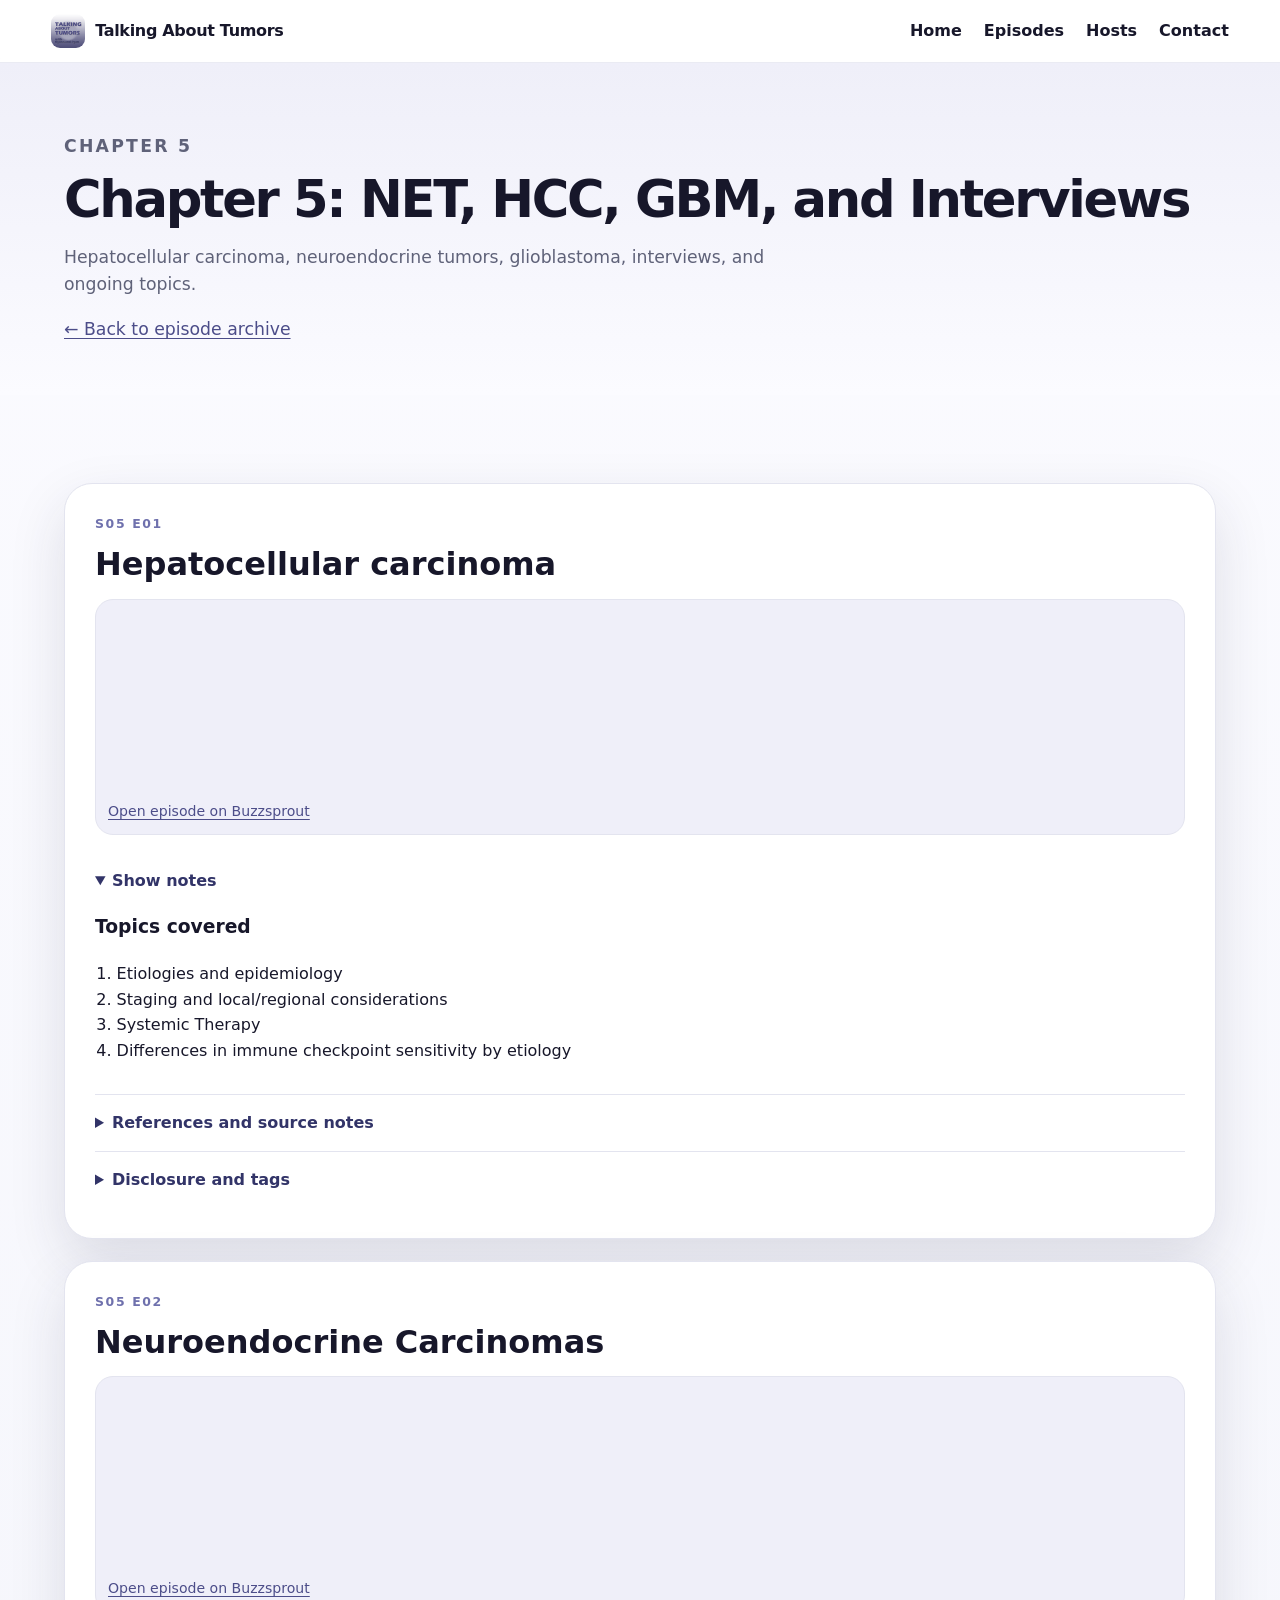
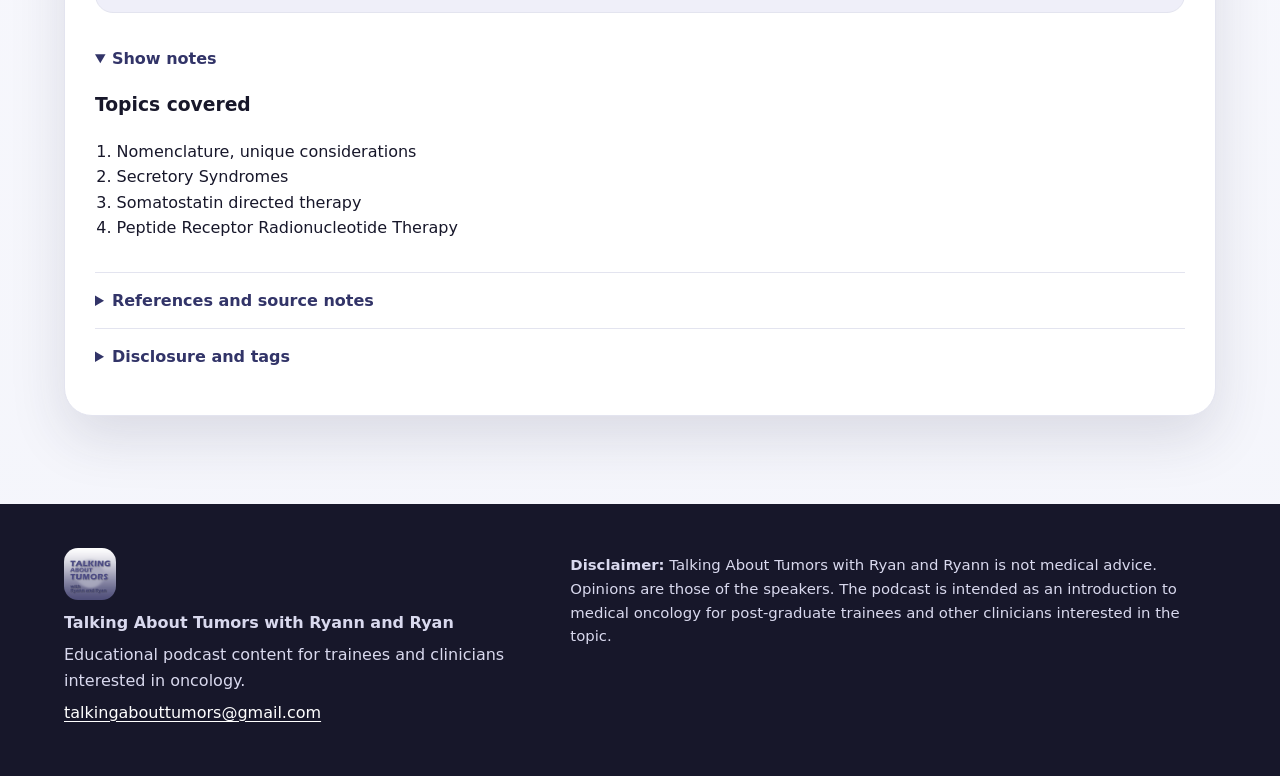
<file: seasons/season-5-net-hcc-gbm-interviews.html>
<!DOCTYPE html>

<html lang="en">
<head>
<meta charset="utf-8"/>
<meta content="width=device-width, initial-scale=1" name="viewport"/>
<title>Chapter 5: NET, HCC, GBM, and Interviews | Talking About Tumors</title>
<meta content="Hepatocellular carcinoma, neuroendocrine tumors, glioblastoma, interviews, and ongoing topics." name="description"/>
<meta content="Chapter 5: NET, HCC, GBM, and Interviews | Talking About Tumors" property="og:title"/>
<meta content="Hepatocellular carcinoma, neuroendocrine tumors, glioblastoma, interviews, and ongoing topics." property="og:description"/>
<meta content="../assets/og-image.jpg" property="og:image"/>
<meta content="website" property="og:type"/>
<link href="../assets/favicon.png" rel="icon"/>
<link href="../assets/apple-touch-icon.png" rel="apple-touch-icon"/>
<link href="../assets/site.css" rel="stylesheet"/>
</head>
<body class="">
<header class="site-header">
<a class="brand" href="../index.html">
<img alt="" class="brand-mark" src="../assets/favicon.png"/>
<span>Talking About Tumors</span>
</a>
<button aria-expanded="false" aria-label="Open navigation" class="nav-toggle">☰</button>
<nav aria-label="Primary" class="site-nav">
<a href="../index.html">Home</a>
<a href="../episodes.html">Episodes</a>
<a href="../index.html#hosts">Hosts</a>
<a href="../index.html#contact">Contact</a>
</nav>
</header>
<main>
<section class="page-hero"><div class="page-hero-inner"><p class="eyebrow">Chapter 5</p><h1>Chapter 5: NET, HCC, GBM, and Interviews</h1><p>Hepatocellular carcinoma, neuroendocrine tumors, glioblastoma, interviews, and ongoing topics.</p><p><a href="../episodes.html">← Back to episode archive</a></p></div></section>
<section class="section"><div class="section-inner episode-list">
<article class="episode-card" id="05_01-hepatocellular-carcinoma">
<div class="episode-card-head">
<p class="eyebrow">S05 E01</p>
<h2>Hepatocellular carcinoma</h2>

</div>
<div class="player-wrap"><iframe frameborder="0" height="200" loading="lazy" scrolling="no" src="https://www.buzzsprout.com/1967731/episodes/16307274?client_source=small_player&amp;iframe=true" title="Hepatocellular carcinoma" width="100%"></iframe>
<p class="open-link"><a href="https://www.buzzsprout.com/1967731/episodes/16307274" rel="noopener" target="_blank">Open episode on Buzzsprout</a></p></div>
<details open="">
<summary>Show notes</summary>
<div class="show-notes">
<h3>Topics covered</h3>
<ol><li>Etiologies and epidemiology</li><li>Staging and local/regional considerations</li><li>Systemic Therapy</li><li>Differences in immune checkpoint sensitivity by etiology</li></ol>
</div>
</details>
<details>
<summary>References and source notes</summary>
<div class="references">
<p>As always, citations, and sources include education from our respective training programs, the Devita textbook, and Uptodate.com. We highly encourage review of guidelines published by ASCO, ESMO and other organizations local to your practice.</p><p>DeVita, Vincent T., Jr., Theodore S. Lawrence, and Steven A. Rosenberg. Devita, Hellman, and Rosenberg's Cancer: Principles &amp; Practice of Oncology. 10th edition. Philadelphia: Wolters Kluwer, 2015.</p><p>Uptodate.com Waltham, MA: Wolters Kluwer.</p>
<ol><li>1. Finn RS, et al. Oncologist. 2022;27(12):E938-E948. <a href="https://doi.org/10.1093/ONCOLO/OYAC183" rel="noopener" target="_blank">doi:10.1093/ONCOLO/OYAC183</a></li><li>2. Pfister D et al. Nature 2021 592:7854. 2021;592(7854):450-456. <a href="https://doi.org/10.1038/s41586-021-03362-0" rel="noopener" target="_blank">doi:10.1038/s41586-021-03362-0</a></li><li>3. Zhu AX et al. Lancet Oncol. 2019;20(2):282-296. <a href="https://doi.org/10.1016/S1470-2045(18)30937-9" rel="noopener" target="_blank">doi:10.1016/S1470-2045(18)30937-9</a></li><li>4. Abou-Alfa GK, et al. NEJM Evidence. 2022;1(8). <a href="https://doi.org/10.1056/EVIDOA2100070" rel="noopener" target="_blank">doi:10.1056/EVIDOA2100070</a></li><li>5. Kudo M, et al. Lancet. 2018;391(10126):1163-1173. <a href="https://doi.org/10.1016/S0140-6736(18)30207-1" rel="noopener" target="_blank">doi:10.1016/S0140-6736(18)30207-1</a></li><li>7. Llovet JM, et al. NEJM. 2008;359(4):378-390. <a href="https://doi.org/10.1056/NEJMOA0708857" rel="noopener" target="_blank">doi:10.1056/NEJMOA0708857</a></li><li>8. Reig M, et al.. J Hepatol. 2022;76(3):681-693. <a href="https://doi.org/10.1016/J.JHEP.2021.11.018" rel="noopener" target="_blank">doi:10.1016/J.JHEP.2021.11.018</a></li><li>9. Cheng AL et al. J Hepatol. 2022;76(4):862-873. <a href="https://doi.org/10.1016/j.jhep.2021.11.030" rel="noopener" target="_blank">doi:10.1016/j.jhep.2021.11.030</a></li><li>10. Finn RS et al. NEJM. 2020;382(20):1894-1905. <a href="https://doi.org/10.1056/NEJMOA1915745" rel="noopener" target="_blank">doi:10.1056/NEJMOA1915745</a></li><li>11. Rose S, et al. Lancet. 2024;404(10453):656-657. <a href="https://doi.org/10.1016/S0140-6736(24)00800-6" rel="noopener" target="_blank">doi:10.1016/S0140-6736(24)00800-6</a></li></ol>
</div>
</details>
<details>
<summary>Disclosure and tags</summary>
<p>Talking about Tumors with Ryan and Ryann is not medical advice. We have received no funding in relation to the information discussed within this episode and have no financial conflicts of interest to disclose. All opinions are those of whoever stated them. We have compiled this podcast to serve as an introduction to the field of medical oncology for post-graduate trainees interested in the topic.</p>
<p class="tags"><strong>Tags:</strong> Hematology/Oncology, evidence based medicine, education, chemotherapy, immunotherapy, medical oncology</p>
</details>
</article>
<article class="episode-card" id="05_02-neuroendocrine-carcinomas">
<div class="episode-card-head">
<p class="eyebrow">S05 E02</p>
<h2>Neuroendocrine Carcinomas</h2>

</div>
<div class="player-wrap"><iframe frameborder="0" height="200" loading="lazy" scrolling="no" src="https://www.buzzsprout.com/1967731/episodes/17090084?client_source=small_player&amp;iframe=true" title="Neuroendocrine Carcinomas" width="100%"></iframe>
<p class="open-link"><a href="https://www.buzzsprout.com/1967731/episodes/17090084" rel="noopener" target="_blank">Open episode on Buzzsprout</a></p></div>
<details open="">
<summary>Show notes</summary>
<div class="show-notes">
<h3>Topics covered</h3>
<ol><li>Nomenclature, unique considerations</li><li>Secretory Syndromes</li><li>Somatostatin directed therapy</li><li>Peptide Receptor Radionucleotide Therapy</li></ol>
</div>
</details>
<details>
<summary>References and source notes</summary>
<div class="references">
<p>As always, citations, and sources include education from our respective training programs, the Devita textbook, and Uptodate.com. We highly encourage review of guidelines published by ASCO, ESMO and other organizations local to your practice.</p><p>DeVita, Vincent T., Jr., Theodore S. Lawrence, and Steven A. Rosenberg. Devita, Hellman, and Rosenberg's Cancer: Principles &amp; Practice of Oncology. 10th edition. Philadelphia: Wolters Kluwer, 2015.</p><p>Uptodate.com Waltham, MA: Wolters Kluwer.</p>
<ol><li>1. Kunz PL et al. Journal of Clinical Oncology. 2023;41(7):1359-1369. <a href="https://doi.org/10.1200/JCO.22.01013/" rel="noopener" target="_blank">doi:10.1200/JCO.22.01013/</a></li><li>2. Strosberg JR et al. Lancet Oncol. 2021;22(12):1752-1763. <a href="https://doi.org/10.1016/S1470-2045(21)00572-6" rel="noopener" target="_blank">doi:10.1016/S1470-2045(21)00572-6</a></li><li>3. Strosberg J et al. NEJM. 2017;376(2):125-135. <a href="https://doi.org/10.1056/NEJMOA1607427" rel="noopener" target="_blank">doi:10.1056/NEJMOA1607427</a></li><li>4. Caplin ME et al. NEJM. 2014;371(3):224-233. <a href="https://doi.org/10.1056/NEJMOA1316158" rel="noopener" target="_blank">doi:10.1056/NEJMOA1316158</a></li><li>5. Caplin ME et al. Endocrine. 2021;71(2):502-513. <a href="https://doi.org/10.1007/S12020-020-02475-2" rel="noopener" target="_blank">doi:10.1007/S12020-020-02475-2</a></li><li>6. Guidelines by topic | ESMO. Accessed May 1, 2025. <a href="https://www.esmo.org/guidelines/guidelines-by-topic/esmo-clinical-practice-guidelines-endocrine-and-neuroendocrine-cancers" rel="noopener" target="_blank">https://www.esmo.org/guidelines/guidelines-by-topic/esmo-clinical-practice-guidelines-endocrine-and-neuroendocrine-cancers</a></li><li>7. Pieterman CRC , et al. J Neuroendocrinol. Published online January 1, 2024. <a href="https://doi.org/10.1111/JNE.13468" rel="noopener" target="_blank">doi:10.1111/JNE.13468</a></li><li>8. NANETS. Accessed May 1, 2025. <a href="https://nanets.net/" rel="noopener" target="_blank">https://nanets.net/</a></li><li>9. Rinke A et al. Results of long-term survival. Neuroendocrinology. 2016;104(1):26-32. <a href="https://doi.org/10.1159/000443612" rel="noopener" target="_blank">doi:10.1159/000443612</a></li><li>10. Rinke A et al. J Clin Oncol. 2009;27(28):4656-4663. <a href="https://doi.org/10.1200/JCO.2009.22.8510" rel="noopener" target="_blank">doi:10.1200/JCO.2009.22.8510</a></li></ol>
</div>
</details>
<details>
<summary>Disclosure and tags</summary>
<p>Talking about Tumors with Ryan and Ryann is not medical advice. We have received no funding in relation to the information discussed within this episode and have no financial conflicts of interest to disclose. All opinions are those of whoever stated them. We have compiled this podcast to serve as an introduction to the field of medical oncology for post-graduate trainees interested in the topic.</p>
<p class="tags"><strong>Tags:</strong> Hematology/Oncology, evidence based medicine, education, chemotherapy, immunotherapy, medical oncology</p>
</details>
</article>
</div></section>
</main>
<footer class="site-footer">
<div>
<img alt="" class="footer-mark" src="../assets/favicon.png"/>
<p><strong>Talking About Tumors with Ryann and Ryan</strong></p>
<p>Educational podcast content for trainees and clinicians interested in oncology.</p>
<p><a href="mailto:talkingabouttumors@gmail.com">talkingabouttumors@gmail.com</a></p>
</div>
<div class="footer-note">
<p><strong>Disclaimer:</strong> Talking About Tumors with Ryan and Ryann is not medical advice. Opinions are those of the speakers. The podcast is intended as an introduction to medical oncology for post-graduate trainees and other clinicians interested in the topic.</p>
</div>
</footer>
<script src="../assets/site.js"></script>
</body>
</html>
</file>
<file: assets/site.css>
:root{--ink:#17172a;--muted:#5f6279;--paper:#fbfbff;--card:#ffffff;--line:#e3e4ef;--primary:#4c4d89;--primary-dark:#323468;--accent:#6f71ad;--soft:#efeff9;--shadow:0 22px 55px rgba(35,35,68,.13);--radius:24px;--max:1160px}
*{box-sizing:border-box} html{scroll-behavior:smooth}
body{margin:0;font-family:Inter,ui-sans-serif,system-ui,-apple-system,BlinkMacSystemFont,"Segoe UI",sans-serif;color:var(--ink);background:linear-gradient(180deg,#fbfbff 0%,#f4f5fb 100%);line-height:1.6}
a{color:var(--primary);text-decoration-thickness:.08em;text-underline-offset:.18em} img{max-width:100%;display:block}
.site-header{position:sticky;top:0;z-index:20;display:flex;align-items:center;justify-content:space-between;padding:14px clamp(18px,4vw,54px);background:rgba(255,255,255,.86);backdrop-filter:blur(18px);border-bottom:1px solid rgba(227,228,239,.75)}
.brand{display:flex;align-items:center;gap:10px;font-weight:800;text-decoration:none;color:var(--ink);letter-spacing:-.02em}.brand-mark{width:34px;height:34px;border-radius:9px}.site-nav{display:flex;gap:22px;align-items:center}.site-nav a{color:var(--ink);font-weight:650;text-decoration:none}.site-nav a:hover{color:var(--primary)}.nav-toggle{display:none;border:1px solid var(--line);background:#fff;border-radius:10px;padding:7px 10px;font-size:1.1rem}
.hero{min-height:75vh;display:grid;align-items:center;background-image:linear-gradient(90deg,rgba(18,18,35,.78),rgba(18,18,35,.52),rgba(18,18,35,.18)),url('hero-cover.jpg');background-size:cover;background-position:center;color:#fff;padding:clamp(56px,8vw,115px) clamp(20px,5vw,70px)}
.hero-inner{max-width:var(--max);margin:0 auto;display:grid;grid-template-columns:minmax(0,1.1fr) 330px;gap:48px;align-items:center}.hero h1{font-size:clamp(2.55rem,6vw,5.8rem);line-height:.96;margin:0 0 20px;letter-spacing:-.07em}.hero p{font-size:clamp(1.05rem,1.65vw,1.35rem);max-width:720px}.hero-art{background:rgba(255,255,255,.92);padding:18px;border-radius:32px;box-shadow:0 28px 80px rgba(0,0,0,.25)}.hero-art img{border-radius:24px}
.eyebrow{text-transform:uppercase;letter-spacing:.13em;color:var(--accent);font-size:.78rem;font-weight:850;margin:0 0 12px}.hero .eyebrow{color:#d7d7ff}
.btn-row{display:flex;gap:12px;flex-wrap:wrap;margin-top:28px}.btn{display:inline-flex;align-items:center;justify-content:center;gap:8px;padding:12px 18px;border-radius:999px;border:1px solid var(--primary);background:var(--primary);color:#fff;text-decoration:none;font-weight:800;box-shadow:0 12px 26px rgba(76,77,137,.25)}.btn.secondary{background:#fff;color:var(--primary);box-shadow:none}.btn.ghost{background:rgba(255,255,255,.12);border-color:rgba(255,255,255,.45);color:#fff;box-shadow:none}
.section{padding:clamp(54px,7vw,88px) clamp(18px,5vw,70px)}.section-inner{max-width:var(--max);margin:0 auto}.section-head{display:flex;justify-content:space-between;gap:28px;align-items:end;margin-bottom:30px}.section-head h2,.page-hero h1{font-size:clamp(2rem,4vw,3.25rem);line-height:1.05;margin:.1em 0;letter-spacing:-.045em}.section-head p,.page-hero p{color:var(--muted);font-size:1.08rem;max-width:760px}
.card-grid{display:grid;grid-template-columns:repeat(3,1fr);gap:22px}.chapter-card,.host-card,.mini-card{background:var(--card);border:1px solid var(--line);border-radius:var(--radius);padding:24px;box-shadow:var(--shadow)}.chapter-card h3,.host-card h3,.mini-card h3{margin:.25em 0 .35em;font-size:1.35rem;line-height:1.15}.chapter-card p,.host-card p,.mini-card p{color:var(--muted)}.chapter-meta{font-weight:800;color:var(--primary);font-size:.9rem}
.host-grid{display:grid;grid-template-columns:repeat(2,1fr);gap:24px}.host-card{display:grid;grid-template-columns:150px 1fr;gap:22px;align-items:start}.host-card img{width:150px;height:150px;border-radius:24px;object-fit:cover;box-shadow:0 14px 30px rgba(32,33,75,.14)}.affiliation{font-weight:750;color:var(--primary-dark);margin-top:-4px}
.subscribe-strip{background:linear-gradient(135deg,var(--primary-dark),var(--primary));color:#fff;border-radius:32px;padding:34px;display:flex;justify-content:space-between;gap:24px;align-items:center}.subscribe-strip p{color:#ededff}
.page-hero{padding:70px clamp(18px,5vw,70px) 34px;background:linear-gradient(180deg,#efeff9,#fbfbff)}.page-hero-inner{max-width:var(--max);margin:0 auto}
.season-index{display:grid;grid-template-columns:repeat(2,1fr);gap:22px}.episode-list{display:grid;gap:22px}.episode-card{background:#fff;border:1px solid var(--line);border-radius:28px;padding:clamp(20px,3vw,30px);box-shadow:var(--shadow)}.episode-card h2{font-size:clamp(1.45rem,2.5vw,2rem);line-height:1.14;margin:.1em 0 .3em}.source-file{font-size:.86rem;color:var(--muted)}.player-wrap{margin:16px 0 18px;border:1px solid var(--line);border-radius:18px;overflow:hidden;background:var(--soft)}.player-wrap iframe{display:block;border:0}.open-link{font-size:.88rem;margin:0;padding:0 12px 12px}
details{border-top:1px solid var(--line);padding:15px 0}details:first-of-type{border-top:0}summary{cursor:pointer;font-weight:850;color:var(--primary-dark)}.show-notes ol,.references ol{padding-left:1.35rem}.references li{margin:.75rem 0}.references a{word-break:break-word}.tags{color:var(--muted)}.pending{padding:18px;color:var(--muted)}.notice{border:1px dashed var(--accent);background:#f8f8ff;border-radius:18px;padding:18px;color:var(--muted)}
.site-footer{display:grid;grid-template-columns:1fr 1.35fr;gap:28px;padding:44px clamp(18px,5vw,70px);background:#17172a;color:#fff}.site-footer p{color:#d9d9ee;margin:.4em 0}.site-footer a{color:#fff}.footer-mark{width:52px;height:52px;border-radius:14px;margin-bottom:10px}.footer-note{font-size:.93rem}
@media (max-width:900px){.hero-inner{grid-template-columns:1fr}.hero-art{max-width:280px}.card-grid,.host-grid,.season-index{grid-template-columns:1fr}.host-card{grid-template-columns:110px 1fr}.host-card img{width:110px;height:110px}.subscribe-strip{display:block}}
@media (max-width:700px){.nav-toggle{display:block}.site-nav{display:none;position:absolute;left:18px;right:18px;top:65px;padding:16px;background:#fff;border:1px solid var(--line);border-radius:18px;box-shadow:var(--shadow);flex-direction:column;align-items:flex-start}.site-nav.open{display:flex}.hero{min-height:auto}.hero h1{font-size:3rem}.site-footer{grid-template-columns:1fr}}
</file>
